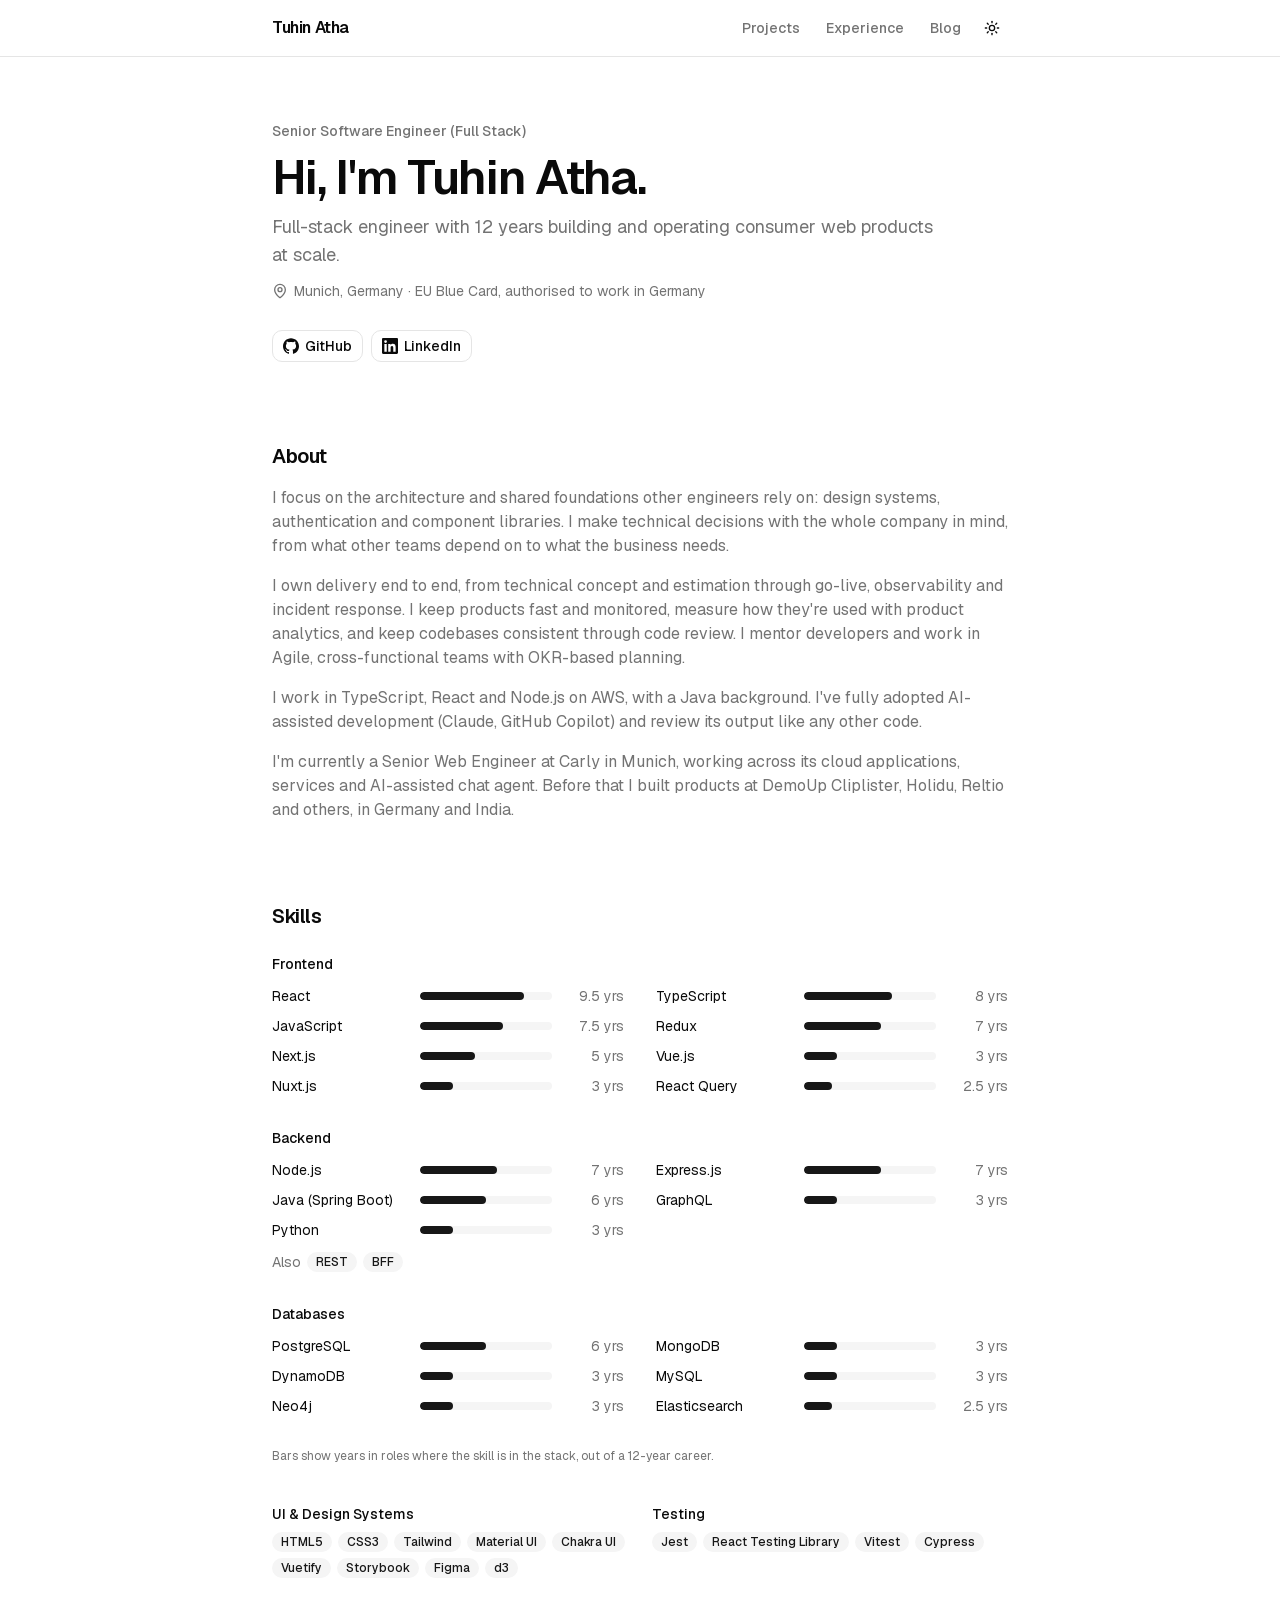
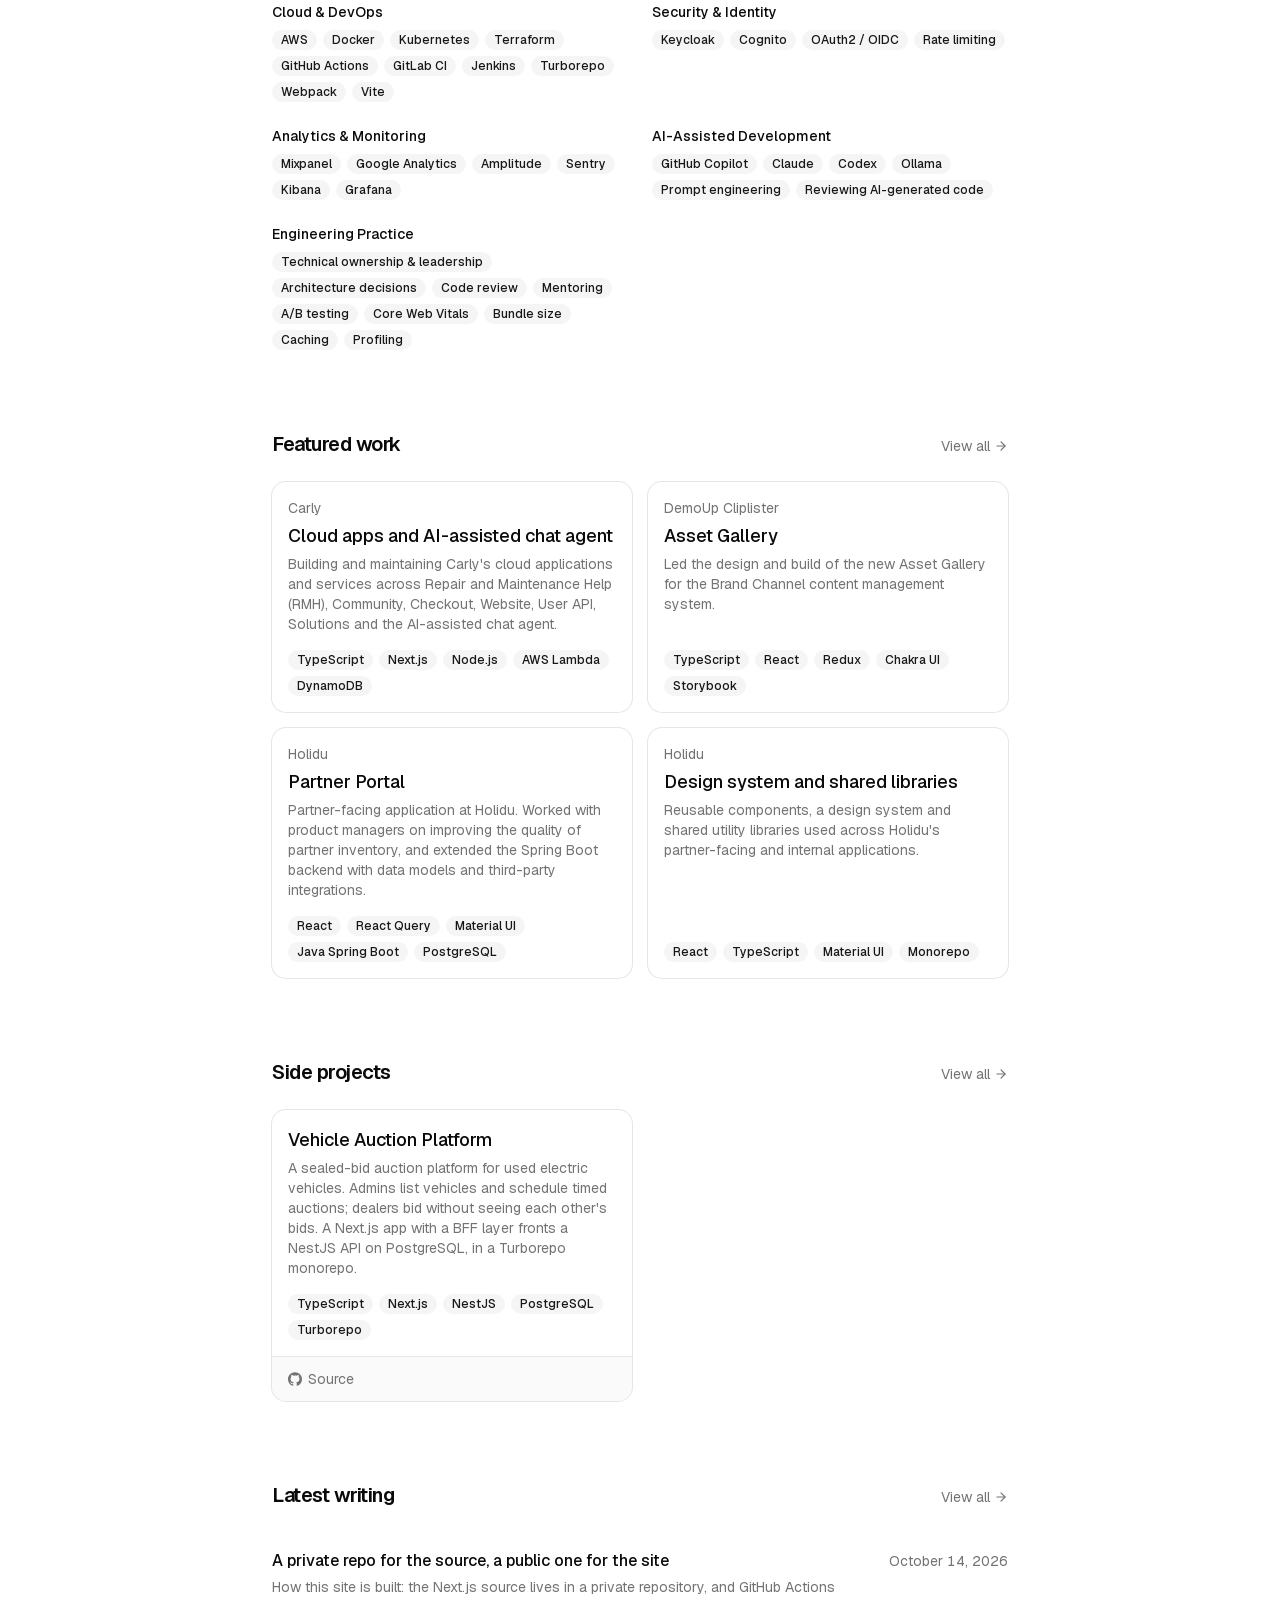
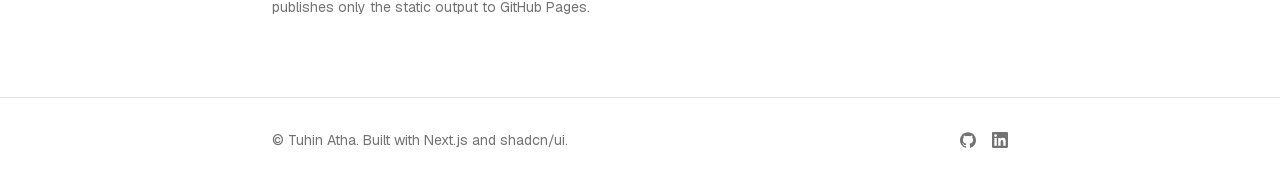
<file: index.html>
<!DOCTYPE html><html lang="en" class="_7725RG_variable _8Li5zG_variable h-full antialiased"><head><meta charSet="utf-8"/><meta name="viewport" content="width=device-width, initial-scale=1"/><link rel="preload" href="/_next/static/media/797e433ab948586e-s.p.0r6juujl39pe6.woff2" as="font" crossorigin="" type="font/woff2"/><link rel="preload" href="/_next/static/media/caa3a2e1cccd8315-s.p.0wgildi0cnwt9.woff2" as="font" crossorigin="" type="font/woff2"/><link rel="stylesheet" href="/_next/static/chunks/0ir-5_pjg5b0k.css" data-precedence="next"/><link rel="preload" as="script" fetchPriority="low" href="/_next/static/chunks/1xuvhrqr2dk3_.js"/><script src="/_next/static/chunks/0o2_wt499xvls.js" async=""></script><script src="/_next/static/chunks/44ne-l9m6hul_.js" async=""></script><script src="/_next/static/chunks/15p5ur1pxkzql.js" async=""></script><script src="/_next/static/chunks/turbopack-3-ry682tkyiqk.js" async=""></script><script src="/_next/static/chunks/232mtscz61mx-.js" async=""></script><script src="/_next/static/chunks/1jaio21tu8k3u.js" async=""></script><title>Tuhin Atha · Senior Software Engineer (Full Stack)</title><meta name="description" content="Full-stack engineer with 12 years building and operating consumer web products at scale."/><meta property="og:title" content="Tuhin Atha · Senior Software Engineer (Full Stack)"/><meta property="og:description" content="Full-stack engineer with 12 years building and operating consumer web products at scale."/><meta property="og:url" content="https://tuhinatha.github.io/"/><meta property="og:site_name" content="Tuhin Atha"/><meta property="og:type" content="website"/><meta name="twitter:card" content="summary"/><meta name="twitter:title" content="Tuhin Atha · Senior Software Engineer (Full Stack)"/><meta name="twitter:description" content="Full-stack engineer with 12 years building and operating consumer web products at scale."/><link rel="icon" href="/favicon.ico?favicon.117ezoe8m31dk.ico" sizes="48x48" type="image/x-icon"/><meta name="next-size-adjust" content=""/><script src="/_next/static/chunks/0cz1d0mv5g_q7.js" noModule=""></script></head><body class="flex min-h-full flex-col"><div hidden=""><!--$--><!--/$--></div><script>((a,b,c,d,e,f,g,h)=>{let i=document.documentElement,j=["light","dark"];function k(b){var c;(Array.isArray(a)?a:[a]).forEach(a=>{let c="class"===a,d=c&&f?e.map(a=>f[a]||a):e;c?(i.classList.remove(...d),i.classList.add(f&&f[b]?f[b]:b)):i.setAttribute(a,b)}),c=b,h&&j.includes(c)&&(i.style.colorScheme=c)}if(d)k(d);else try{let a=localStorage.getItem(b)||c,d=g&&"system"===a?window.matchMedia("(prefers-color-scheme: dark)").matches?"dark":"light":a;k(d)}catch(a){}})("class","theme","system",null,["light","dark"],null,true,true)</script><header class="sticky top-0 z-40 border-b bg-background/80 backdrop-blur"><div class="mx-auto flex h-14 max-w-3xl items-center justify-between px-4"><a class="font-heading font-semibold tracking-tight" href="/">Tuhin Atha</a><nav class="hidden items-center gap-1 sm:flex"><a data-slot="button" data-variant="ghost" data-size="default" class="group/button inline-flex shrink-0 items-center justify-center rounded-lg border border-transparent bg-clip-padding text-sm font-medium whitespace-nowrap transition-all outline-none select-none focus-visible:border-ring focus-visible:ring-3 focus-visible:ring-ring/50 active:not-aria-[haspopup]:translate-y-px disabled:pointer-events-none disabled:opacity-50 aria-invalid:border-destructive aria-invalid:ring-3 aria-invalid:ring-destructive/20 dark:aria-invalid:border-destructive/50 dark:aria-invalid:ring-destructive/40 [&amp;_svg]:pointer-events-none [&amp;_svg]:shrink-0 [&amp;_svg:not([class*=&#x27;size-&#x27;])]:size-4 hover:bg-muted hover:text-foreground aria-expanded:bg-muted aria-expanded:text-foreground dark:hover:bg-muted/50 h-8 gap-1.5 px-2.5 has-data-[icon=inline-end]:pr-2 has-data-[icon=inline-start]:pl-2 text-muted-foreground" href="/projects/">Projects</a><a data-slot="button" data-variant="ghost" data-size="default" class="group/button inline-flex shrink-0 items-center justify-center rounded-lg border border-transparent bg-clip-padding text-sm font-medium whitespace-nowrap transition-all outline-none select-none focus-visible:border-ring focus-visible:ring-3 focus-visible:ring-ring/50 active:not-aria-[haspopup]:translate-y-px disabled:pointer-events-none disabled:opacity-50 aria-invalid:border-destructive aria-invalid:ring-3 aria-invalid:ring-destructive/20 dark:aria-invalid:border-destructive/50 dark:aria-invalid:ring-destructive/40 [&amp;_svg]:pointer-events-none [&amp;_svg]:shrink-0 [&amp;_svg:not([class*=&#x27;size-&#x27;])]:size-4 hover:bg-muted hover:text-foreground aria-expanded:bg-muted aria-expanded:text-foreground dark:hover:bg-muted/50 h-8 gap-1.5 px-2.5 has-data-[icon=inline-end]:pr-2 has-data-[icon=inline-start]:pl-2 text-muted-foreground" href="/experience/">Experience</a><a data-slot="button" data-variant="ghost" data-size="default" class="group/button inline-flex shrink-0 items-center justify-center rounded-lg border border-transparent bg-clip-padding text-sm font-medium whitespace-nowrap transition-all outline-none select-none focus-visible:border-ring focus-visible:ring-3 focus-visible:ring-ring/50 active:not-aria-[haspopup]:translate-y-px disabled:pointer-events-none disabled:opacity-50 aria-invalid:border-destructive aria-invalid:ring-3 aria-invalid:ring-destructive/20 dark:aria-invalid:border-destructive/50 dark:aria-invalid:ring-destructive/40 [&amp;_svg]:pointer-events-none [&amp;_svg]:shrink-0 [&amp;_svg:not([class*=&#x27;size-&#x27;])]:size-4 hover:bg-muted hover:text-foreground aria-expanded:bg-muted aria-expanded:text-foreground dark:hover:bg-muted/50 h-8 gap-1.5 px-2.5 has-data-[icon=inline-end]:pr-2 has-data-[icon=inline-start]:pl-2 text-muted-foreground" href="/blog/">Blog</a><button data-slot="dropdown-menu-trigger" data-variant="ghost" data-size="icon" class="group/button inline-flex shrink-0 items-center justify-center rounded-lg border border-transparent bg-clip-padding text-sm font-medium whitespace-nowrap transition-all outline-none select-none focus-visible:border-ring focus-visible:ring-3 focus-visible:ring-ring/50 active:not-aria-[haspopup]:translate-y-px disabled:pointer-events-none disabled:opacity-50 aria-invalid:border-destructive aria-invalid:ring-3 aria-invalid:ring-destructive/20 dark:aria-invalid:border-destructive/50 dark:aria-invalid:ring-destructive/40 [&amp;_svg]:pointer-events-none [&amp;_svg]:shrink-0 [&amp;_svg:not([class*=&#x27;size-&#x27;])]:size-4 hover:bg-muted hover:text-foreground aria-expanded:bg-muted aria-expanded:text-foreground dark:hover:bg-muted/50 size-8" aria-label="Toggle theme" type="button" id="radix-_R_adb_" aria-haspopup="menu" aria-expanded="false" data-state="closed"><svg xmlns="http://www.w3.org/2000/svg" width="24" height="24" viewBox="0 0 24 24" fill="none" stroke="currentColor" stroke-width="2" stroke-linecap="round" stroke-linejoin="round" class="lucide lucide-sun scale-100 rotate-0 transition-all dark:scale-0 dark:-rotate-90" aria-hidden="true"><circle cx="12" cy="12" r="4"></circle><path d="M12 2v2"></path><path d="M12 20v2"></path><path d="m4.93 4.93 1.41 1.41"></path><path d="m17.66 17.66 1.41 1.41"></path><path d="M2 12h2"></path><path d="M20 12h2"></path><path d="m6.34 17.66-1.41 1.41"></path><path d="m19.07 4.93-1.41 1.41"></path></svg><svg xmlns="http://www.w3.org/2000/svg" width="24" height="24" viewBox="0 0 24 24" fill="none" stroke="currentColor" stroke-width="2" stroke-linecap="round" stroke-linejoin="round" class="lucide lucide-moon absolute scale-0 rotate-90 transition-all dark:scale-100 dark:rotate-0" aria-hidden="true"><path d="M20.985 12.486a9 9 0 1 1-9.473-9.472c.405-.022.617.46.402.803a6 6 0 0 0 8.268 8.268c.344-.215.825-.004.803.401"></path></svg></button></nav><div class="flex items-center gap-1 sm:hidden"><button data-slot="dropdown-menu-trigger" data-variant="ghost" data-size="icon" class="group/button inline-flex shrink-0 items-center justify-center rounded-lg border border-transparent bg-clip-padding text-sm font-medium whitespace-nowrap transition-all outline-none select-none focus-visible:border-ring focus-visible:ring-3 focus-visible:ring-ring/50 active:not-aria-[haspopup]:translate-y-px disabled:pointer-events-none disabled:opacity-50 aria-invalid:border-destructive aria-invalid:ring-3 aria-invalid:ring-destructive/20 dark:aria-invalid:border-destructive/50 dark:aria-invalid:ring-destructive/40 [&amp;_svg]:pointer-events-none [&amp;_svg]:shrink-0 [&amp;_svg:not([class*=&#x27;size-&#x27;])]:size-4 hover:bg-muted hover:text-foreground aria-expanded:bg-muted aria-expanded:text-foreground dark:hover:bg-muted/50 size-8" aria-label="Toggle theme" type="button" id="radix-_R_7db_" aria-haspopup="menu" aria-expanded="false" data-state="closed"><svg xmlns="http://www.w3.org/2000/svg" width="24" height="24" viewBox="0 0 24 24" fill="none" stroke="currentColor" stroke-width="2" stroke-linecap="round" stroke-linejoin="round" class="lucide lucide-sun scale-100 rotate-0 transition-all dark:scale-0 dark:-rotate-90" aria-hidden="true"><circle cx="12" cy="12" r="4"></circle><path d="M12 2v2"></path><path d="M12 20v2"></path><path d="m4.93 4.93 1.41 1.41"></path><path d="m17.66 17.66 1.41 1.41"></path><path d="M2 12h2"></path><path d="M20 12h2"></path><path d="m6.34 17.66-1.41 1.41"></path><path d="m19.07 4.93-1.41 1.41"></path></svg><svg xmlns="http://www.w3.org/2000/svg" width="24" height="24" viewBox="0 0 24 24" fill="none" stroke="currentColor" stroke-width="2" stroke-linecap="round" stroke-linejoin="round" class="lucide lucide-moon absolute scale-0 rotate-90 transition-all dark:scale-100 dark:rotate-0" aria-hidden="true"><path d="M20.985 12.486a9 9 0 1 1-9.473-9.472c.405-.022.617.46.402.803a6 6 0 0 0 8.268 8.268c.344-.215.825-.004.803.401"></path></svg></button><button data-slot="sheet-trigger" data-variant="ghost" data-size="icon" class="group/button inline-flex shrink-0 items-center justify-center rounded-lg border border-transparent bg-clip-padding text-sm font-medium whitespace-nowrap transition-all outline-none select-none focus-visible:border-ring focus-visible:ring-3 focus-visible:ring-ring/50 active:not-aria-[haspopup]:translate-y-px disabled:pointer-events-none disabled:opacity-50 aria-invalid:border-destructive aria-invalid:ring-3 aria-invalid:ring-destructive/20 dark:aria-invalid:border-destructive/50 dark:aria-invalid:ring-destructive/40 [&amp;_svg]:pointer-events-none [&amp;_svg]:shrink-0 [&amp;_svg:not([class*=&#x27;size-&#x27;])]:size-4 hover:bg-muted hover:text-foreground aria-expanded:bg-muted aria-expanded:text-foreground dark:hover:bg-muted/50 size-8" aria-label="Open menu" type="button" aria-haspopup="dialog" aria-expanded="false" data-state="closed"><svg xmlns="http://www.w3.org/2000/svg" width="24" height="24" viewBox="0 0 24 24" fill="none" stroke="currentColor" stroke-width="2" stroke-linecap="round" stroke-linejoin="round" class="lucide lucide-menu" aria-hidden="true"><path d="M4 5h16"></path><path d="M4 12h16"></path><path d="M4 19h16"></path></svg></button></div></div></header><main class="mx-auto w-full max-w-3xl flex-1 px-4 py-12 sm:py-16"><div class="space-y-20"><section class="space-y-6"><div class="space-y-3"><p class="text-sm font-medium text-muted-foreground">Senior Software Engineer (Full Stack)</p><h1 class="font-heading text-4xl font-semibold tracking-tight sm:text-5xl">Hi, I&#x27;m <!-- -->Tuhin Atha<!-- -->.</h1><p class="max-w-2xl text-lg text-muted-foreground">Full-stack engineer with 12 years building and operating consumer web products at scale.</p><p class="inline-flex items-center gap-1.5 text-sm text-muted-foreground"><svg xmlns="http://www.w3.org/2000/svg" width="24" height="24" viewBox="0 0 24 24" fill="none" stroke="currentColor" stroke-width="2" stroke-linecap="round" stroke-linejoin="round" class="lucide lucide-map-pin size-4 shrink-0" aria-hidden="true"><path d="M20 10c0 4.993-5.539 10.193-7.399 11.799a1 1 0 0 1-1.202 0C9.539 20.193 4 14.993 4 10a8 8 0 0 1 16 0"></path><circle cx="12" cy="10" r="3"></circle></svg><span>Munich, Germany<!-- --> · <!-- -->EU Blue Card, authorised to work in Germany</span></p></div><div class="flex flex-wrap gap-2"><a href="https://github.com/TuhinAtha" target="_blank" rel="noopener noreferrer" data-slot="button" data-variant="outline" data-size="default" class="group/button inline-flex shrink-0 items-center justify-center rounded-lg border bg-clip-padding text-sm font-medium whitespace-nowrap transition-all outline-none select-none focus-visible:border-ring focus-visible:ring-3 focus-visible:ring-ring/50 active:not-aria-[haspopup]:translate-y-px disabled:pointer-events-none disabled:opacity-50 aria-invalid:border-destructive aria-invalid:ring-3 aria-invalid:ring-destructive/20 dark:aria-invalid:border-destructive/50 dark:aria-invalid:ring-destructive/40 [&amp;_svg]:pointer-events-none [&amp;_svg]:shrink-0 [&amp;_svg:not([class*=&#x27;size-&#x27;])]:size-4 border-border bg-background hover:bg-muted hover:text-foreground aria-expanded:bg-muted aria-expanded:text-foreground dark:border-input dark:bg-input/30 dark:hover:bg-input/50 h-8 gap-1.5 px-2.5 has-data-[icon=inline-end]:pr-2 has-data-[icon=inline-start]:pl-2"><svg viewBox="0 0 24 24" fill="currentColor" aria-hidden="true"><path d="M12 .297c-6.63 0-12 5.373-12 12 0 5.303 3.438 9.8 8.205 11.385.6.113.82-.258.82-.577 0-.285-.01-1.04-.015-2.04-3.338.724-4.042-1.61-4.042-1.61C4.422 18.07 3.633 17.7 3.633 17.7c-1.087-.744.084-.729.084-.729 1.205.084 1.838 1.236 1.838 1.236 1.07 1.835 2.809 1.305 3.495.998.108-.776.417-1.305.76-1.605-2.665-.3-5.466-1.332-5.466-5.93 0-1.31.465-2.38 1.235-3.22-.135-.303-.54-1.523.105-3.176 0 0 1.005-.322 3.3 1.23.96-.267 1.98-.399 3-.405 1.02.006 2.04.138 3 .405 2.28-1.552 3.285-1.23 3.285-1.23.645 1.653.24 2.873.12 3.176.765.84 1.23 1.91 1.23 3.22 0 4.61-2.805 5.625-5.475 5.92.42.36.81 1.096.81 2.22 0 1.606-.015 2.896-.015 3.286 0 .315.21.69.825.57C20.565 22.092 24 17.592 24 12.297c0-6.627-5.373-12-12-12"></path></svg>GitHub</a><a href="https://www.linkedin.com/in/tuhin-atha" target="_blank" rel="noopener noreferrer" data-slot="button" data-variant="outline" data-size="default" class="group/button inline-flex shrink-0 items-center justify-center rounded-lg border bg-clip-padding text-sm font-medium whitespace-nowrap transition-all outline-none select-none focus-visible:border-ring focus-visible:ring-3 focus-visible:ring-ring/50 active:not-aria-[haspopup]:translate-y-px disabled:pointer-events-none disabled:opacity-50 aria-invalid:border-destructive aria-invalid:ring-3 aria-invalid:ring-destructive/20 dark:aria-invalid:border-destructive/50 dark:aria-invalid:ring-destructive/40 [&amp;_svg]:pointer-events-none [&amp;_svg]:shrink-0 [&amp;_svg:not([class*=&#x27;size-&#x27;])]:size-4 border-border bg-background hover:bg-muted hover:text-foreground aria-expanded:bg-muted aria-expanded:text-foreground dark:border-input dark:bg-input/30 dark:hover:bg-input/50 h-8 gap-1.5 px-2.5 has-data-[icon=inline-end]:pr-2 has-data-[icon=inline-start]:pl-2"><svg viewBox="0 0 24 24" fill="currentColor" aria-hidden="true"><path d="M20.447 20.452h-3.554v-5.569c0-1.328-.027-3.037-1.852-3.037-1.853 0-2.136 1.445-2.136 2.939v5.667H9.351V9h3.414v1.561h.046c.477-.9 1.637-1.85 3.37-1.85 3.601 0 4.267 2.37 4.267 5.455v6.286zM5.337 7.433a2.062 2.062 0 1 1 0-4.125 2.062 2.062 0 0 1 0 4.125zm1.782 13.019H3.555V9h3.564v11.452zM22.225 0H1.771C.792 0 0 .774 0 1.729v20.542C0 23.227.792 24 1.771 24h20.451C23.2 24 24 23.227 24 22.271V1.729C24 .774 23.2 0 22.222 0h.003z"></path></svg>LinkedIn</a></div></section><section><h2 class="mb-4 font-heading text-xl font-semibold tracking-tight">About</h2><div class="space-y-4 text-muted-foreground"><p>I focus on the architecture and shared foundations other engineers rely on: design systems, authentication and component libraries. I make technical decisions with the whole company in mind, from what other teams depend on to what the business needs.</p><p>I own delivery end to end, from technical concept and estimation through go-live, observability and incident response. I keep products fast and monitored, measure how they&#x27;re used with product analytics, and keep codebases consistent through code review. I mentor developers and work in Agile, cross-functional teams with OKR-based planning.</p><p>I work in TypeScript, React and Node.js on AWS, with a Java background. I&#x27;ve fully adopted AI-assisted development (Claude, GitHub Copilot) and review its output like any other code.</p><p>I&#x27;m currently a Senior Web Engineer at Carly in Munich, working across its cloud applications, services and AI-assisted chat agent. Before that I built products at DemoUp Cliplister, Holidu, Reltio and others, in Germany and India.</p></div></section><section><h2 class="mb-6 font-heading text-xl font-semibold tracking-tight">Skills</h2><div class="mb-10 space-y-8"><div class="space-y-3"><h3 class="text-sm font-medium">Frontend</h3><ul class="grid grid-cols-[repeat(auto-fill,minmax(18rem,1fr))] gap-x-8 gap-y-2.5"><li><div class="grid grid-cols-[8.5rem_1fr_3.75rem] items-center gap-3 text-sm"><span class="truncate" title="React">React</span><div aria-hidden="true" class="h-2 overflow-hidden rounded-full bg-muted"><div class="h-full rounded-full bg-primary" style="width:79%"></div></div><span class="text-right text-muted-foreground tabular-nums">9.5 yrs</span></div></li><li><div class="grid grid-cols-[8.5rem_1fr_3.75rem] items-center gap-3 text-sm"><span class="truncate" title="TypeScript">TypeScript</span><div aria-hidden="true" class="h-2 overflow-hidden rounded-full bg-muted"><div class="h-full rounded-full bg-primary" style="width:67%"></div></div><span class="text-right text-muted-foreground tabular-nums">8 yrs</span></div></li><li><div class="grid grid-cols-[8.5rem_1fr_3.75rem] items-center gap-3 text-sm"><span class="truncate" title="JavaScript">JavaScript</span><div aria-hidden="true" class="h-2 overflow-hidden rounded-full bg-muted"><div class="h-full rounded-full bg-primary" style="width:63%"></div></div><span class="text-right text-muted-foreground tabular-nums">7.5 yrs</span></div></li><li><div class="grid grid-cols-[8.5rem_1fr_3.75rem] items-center gap-3 text-sm"><span class="truncate" title="Redux">Redux</span><div aria-hidden="true" class="h-2 overflow-hidden rounded-full bg-muted"><div class="h-full rounded-full bg-primary" style="width:58%"></div></div><span class="text-right text-muted-foreground tabular-nums">7 yrs</span></div></li><li><div class="grid grid-cols-[8.5rem_1fr_3.75rem] items-center gap-3 text-sm"><span class="truncate" title="Next.js">Next.js</span><div aria-hidden="true" class="h-2 overflow-hidden rounded-full bg-muted"><div class="h-full rounded-full bg-primary" style="width:42%"></div></div><span class="text-right text-muted-foreground tabular-nums">5 yrs</span></div></li><li><div class="grid grid-cols-[8.5rem_1fr_3.75rem] items-center gap-3 text-sm"><span class="truncate" title="Vue.js">Vue.js</span><div aria-hidden="true" class="h-2 overflow-hidden rounded-full bg-muted"><div class="h-full rounded-full bg-primary" style="width:25%"></div></div><span class="text-right text-muted-foreground tabular-nums">3 yrs</span></div></li><li><div class="grid grid-cols-[8.5rem_1fr_3.75rem] items-center gap-3 text-sm"><span class="truncate" title="Nuxt.js">Nuxt.js</span><div aria-hidden="true" class="h-2 overflow-hidden rounded-full bg-muted"><div class="h-full rounded-full bg-primary" style="width:25%"></div></div><span class="text-right text-muted-foreground tabular-nums">3 yrs</span></div></li><li><div class="grid grid-cols-[8.5rem_1fr_3.75rem] items-center gap-3 text-sm"><span class="truncate" title="React Query">React Query</span><div aria-hidden="true" class="h-2 overflow-hidden rounded-full bg-muted"><div class="h-full rounded-full bg-primary" style="width:21%"></div></div><span class="text-right text-muted-foreground tabular-nums">2.5 yrs</span></div></li></ul></div><div class="space-y-3"><h3 class="text-sm font-medium">Backend</h3><ul class="grid grid-cols-[repeat(auto-fill,minmax(18rem,1fr))] gap-x-8 gap-y-2.5"><li><div class="grid grid-cols-[8.5rem_1fr_3.75rem] items-center gap-3 text-sm"><span class="truncate" title="Node.js">Node.js</span><div aria-hidden="true" class="h-2 overflow-hidden rounded-full bg-muted"><div class="h-full rounded-full bg-primary" style="width:58%"></div></div><span class="text-right text-muted-foreground tabular-nums">7 yrs</span></div></li><li><div class="grid grid-cols-[8.5rem_1fr_3.75rem] items-center gap-3 text-sm"><span class="truncate" title="Express.js">Express.js</span><div aria-hidden="true" class="h-2 overflow-hidden rounded-full bg-muted"><div class="h-full rounded-full bg-primary" style="width:58%"></div></div><span class="text-right text-muted-foreground tabular-nums">7 yrs</span></div></li><li><div class="grid grid-cols-[8.5rem_1fr_3.75rem] items-center gap-3 text-sm"><span class="truncate" title="Java (Spring Boot)">Java (Spring Boot)</span><div aria-hidden="true" class="h-2 overflow-hidden rounded-full bg-muted"><div class="h-full rounded-full bg-primary" style="width:50%"></div></div><span class="text-right text-muted-foreground tabular-nums">6 yrs</span></div></li><li><div class="grid grid-cols-[8.5rem_1fr_3.75rem] items-center gap-3 text-sm"><span class="truncate" title="GraphQL">GraphQL</span><div aria-hidden="true" class="h-2 overflow-hidden rounded-full bg-muted"><div class="h-full rounded-full bg-primary" style="width:25%"></div></div><span class="text-right text-muted-foreground tabular-nums">3 yrs</span></div></li><li><div class="grid grid-cols-[8.5rem_1fr_3.75rem] items-center gap-3 text-sm"><span class="truncate" title="Python">Python</span><div aria-hidden="true" class="h-2 overflow-hidden rounded-full bg-muted"><div class="h-full rounded-full bg-primary" style="width:25%"></div></div><span class="text-right text-muted-foreground tabular-nums">3 yrs</span></div></li></ul><div class="flex flex-wrap items-center gap-1.5"><span class="text-sm text-muted-foreground">Also</span><span data-slot="badge" data-variant="secondary" class="group/badge inline-flex h-5 w-fit shrink-0 items-center justify-center gap-1 overflow-hidden rounded-4xl border border-transparent px-2 py-0.5 text-xs font-medium whitespace-nowrap transition-all focus-visible:border-ring focus-visible:ring-[3px] focus-visible:ring-ring/50 has-data-[icon=inline-end]:pr-1.5 has-data-[icon=inline-start]:pl-1.5 aria-invalid:border-destructive aria-invalid:ring-destructive/20 dark:aria-invalid:ring-destructive/40 [&amp;&gt;svg]:pointer-events-none [&amp;&gt;svg]:size-3! bg-secondary text-secondary-foreground [a]:hover:bg-secondary/80">REST</span><span data-slot="badge" data-variant="secondary" class="group/badge inline-flex h-5 w-fit shrink-0 items-center justify-center gap-1 overflow-hidden rounded-4xl border border-transparent px-2 py-0.5 text-xs font-medium whitespace-nowrap transition-all focus-visible:border-ring focus-visible:ring-[3px] focus-visible:ring-ring/50 has-data-[icon=inline-end]:pr-1.5 has-data-[icon=inline-start]:pl-1.5 aria-invalid:border-destructive aria-invalid:ring-destructive/20 dark:aria-invalid:ring-destructive/40 [&amp;&gt;svg]:pointer-events-none [&amp;&gt;svg]:size-3! bg-secondary text-secondary-foreground [a]:hover:bg-secondary/80">BFF</span></div></div><div class="space-y-3"><h3 class="text-sm font-medium">Databases</h3><ul class="grid grid-cols-[repeat(auto-fill,minmax(18rem,1fr))] gap-x-8 gap-y-2.5"><li><div class="grid grid-cols-[8.5rem_1fr_3.75rem] items-center gap-3 text-sm"><span class="truncate" title="PostgreSQL">PostgreSQL</span><div aria-hidden="true" class="h-2 overflow-hidden rounded-full bg-muted"><div class="h-full rounded-full bg-primary" style="width:50%"></div></div><span class="text-right text-muted-foreground tabular-nums">6 yrs</span></div></li><li><div class="grid grid-cols-[8.5rem_1fr_3.75rem] items-center gap-3 text-sm"><span class="truncate" title="MongoDB">MongoDB</span><div aria-hidden="true" class="h-2 overflow-hidden rounded-full bg-muted"><div class="h-full rounded-full bg-primary" style="width:25%"></div></div><span class="text-right text-muted-foreground tabular-nums">3 yrs</span></div></li><li><div class="grid grid-cols-[8.5rem_1fr_3.75rem] items-center gap-3 text-sm"><span class="truncate" title="DynamoDB">DynamoDB</span><div aria-hidden="true" class="h-2 overflow-hidden rounded-full bg-muted"><div class="h-full rounded-full bg-primary" style="width:25%"></div></div><span class="text-right text-muted-foreground tabular-nums">3 yrs</span></div></li><li><div class="grid grid-cols-[8.5rem_1fr_3.75rem] items-center gap-3 text-sm"><span class="truncate" title="MySQL">MySQL</span><div aria-hidden="true" class="h-2 overflow-hidden rounded-full bg-muted"><div class="h-full rounded-full bg-primary" style="width:25%"></div></div><span class="text-right text-muted-foreground tabular-nums">3 yrs</span></div></li><li><div class="grid grid-cols-[8.5rem_1fr_3.75rem] items-center gap-3 text-sm"><span class="truncate" title="Neo4j">Neo4j</span><div aria-hidden="true" class="h-2 overflow-hidden rounded-full bg-muted"><div class="h-full rounded-full bg-primary" style="width:25%"></div></div><span class="text-right text-muted-foreground tabular-nums">3 yrs</span></div></li><li><div class="grid grid-cols-[8.5rem_1fr_3.75rem] items-center gap-3 text-sm"><span class="truncate" title="Elasticsearch">Elasticsearch</span><div aria-hidden="true" class="h-2 overflow-hidden rounded-full bg-muted"><div class="h-full rounded-full bg-primary" style="width:21%"></div></div><span class="text-right text-muted-foreground tabular-nums">2.5 yrs</span></div></li></ul></div><p class="text-xs text-muted-foreground">Bars show years in roles where the skill is in the stack, out of a<!-- --> <!-- -->12<!-- -->-year career.</p></div><div class="grid gap-6 sm:grid-cols-2"><div class="space-y-2"><h3 class="text-sm font-medium">UI &amp; Design Systems</h3><div class="flex flex-wrap gap-1.5"><span data-slot="badge" data-variant="secondary" class="group/badge inline-flex h-5 w-fit shrink-0 items-center justify-center gap-1 overflow-hidden rounded-4xl border border-transparent px-2 py-0.5 text-xs font-medium whitespace-nowrap transition-all focus-visible:border-ring focus-visible:ring-[3px] focus-visible:ring-ring/50 has-data-[icon=inline-end]:pr-1.5 has-data-[icon=inline-start]:pl-1.5 aria-invalid:border-destructive aria-invalid:ring-destructive/20 dark:aria-invalid:ring-destructive/40 [&amp;&gt;svg]:pointer-events-none [&amp;&gt;svg]:size-3! bg-secondary text-secondary-foreground [a]:hover:bg-secondary/80">HTML5</span><span data-slot="badge" data-variant="secondary" class="group/badge inline-flex h-5 w-fit shrink-0 items-center justify-center gap-1 overflow-hidden rounded-4xl border border-transparent px-2 py-0.5 text-xs font-medium whitespace-nowrap transition-all focus-visible:border-ring focus-visible:ring-[3px] focus-visible:ring-ring/50 has-data-[icon=inline-end]:pr-1.5 has-data-[icon=inline-start]:pl-1.5 aria-invalid:border-destructive aria-invalid:ring-destructive/20 dark:aria-invalid:ring-destructive/40 [&amp;&gt;svg]:pointer-events-none [&amp;&gt;svg]:size-3! bg-secondary text-secondary-foreground [a]:hover:bg-secondary/80">CSS3</span><span data-slot="badge" data-variant="secondary" class="group/badge inline-flex h-5 w-fit shrink-0 items-center justify-center gap-1 overflow-hidden rounded-4xl border border-transparent px-2 py-0.5 text-xs font-medium whitespace-nowrap transition-all focus-visible:border-ring focus-visible:ring-[3px] focus-visible:ring-ring/50 has-data-[icon=inline-end]:pr-1.5 has-data-[icon=inline-start]:pl-1.5 aria-invalid:border-destructive aria-invalid:ring-destructive/20 dark:aria-invalid:ring-destructive/40 [&amp;&gt;svg]:pointer-events-none [&amp;&gt;svg]:size-3! bg-secondary text-secondary-foreground [a]:hover:bg-secondary/80">Tailwind</span><span data-slot="badge" data-variant="secondary" class="group/badge inline-flex h-5 w-fit shrink-0 items-center justify-center gap-1 overflow-hidden rounded-4xl border border-transparent px-2 py-0.5 text-xs font-medium whitespace-nowrap transition-all focus-visible:border-ring focus-visible:ring-[3px] focus-visible:ring-ring/50 has-data-[icon=inline-end]:pr-1.5 has-data-[icon=inline-start]:pl-1.5 aria-invalid:border-destructive aria-invalid:ring-destructive/20 dark:aria-invalid:ring-destructive/40 [&amp;&gt;svg]:pointer-events-none [&amp;&gt;svg]:size-3! bg-secondary text-secondary-foreground [a]:hover:bg-secondary/80">Material UI</span><span data-slot="badge" data-variant="secondary" class="group/badge inline-flex h-5 w-fit shrink-0 items-center justify-center gap-1 overflow-hidden rounded-4xl border border-transparent px-2 py-0.5 text-xs font-medium whitespace-nowrap transition-all focus-visible:border-ring focus-visible:ring-[3px] focus-visible:ring-ring/50 has-data-[icon=inline-end]:pr-1.5 has-data-[icon=inline-start]:pl-1.5 aria-invalid:border-destructive aria-invalid:ring-destructive/20 dark:aria-invalid:ring-destructive/40 [&amp;&gt;svg]:pointer-events-none [&amp;&gt;svg]:size-3! bg-secondary text-secondary-foreground [a]:hover:bg-secondary/80">Chakra UI</span><span data-slot="badge" data-variant="secondary" class="group/badge inline-flex h-5 w-fit shrink-0 items-center justify-center gap-1 overflow-hidden rounded-4xl border border-transparent px-2 py-0.5 text-xs font-medium whitespace-nowrap transition-all focus-visible:border-ring focus-visible:ring-[3px] focus-visible:ring-ring/50 has-data-[icon=inline-end]:pr-1.5 has-data-[icon=inline-start]:pl-1.5 aria-invalid:border-destructive aria-invalid:ring-destructive/20 dark:aria-invalid:ring-destructive/40 [&amp;&gt;svg]:pointer-events-none [&amp;&gt;svg]:size-3! bg-secondary text-secondary-foreground [a]:hover:bg-secondary/80">Vuetify</span><span data-slot="badge" data-variant="secondary" class="group/badge inline-flex h-5 w-fit shrink-0 items-center justify-center gap-1 overflow-hidden rounded-4xl border border-transparent px-2 py-0.5 text-xs font-medium whitespace-nowrap transition-all focus-visible:border-ring focus-visible:ring-[3px] focus-visible:ring-ring/50 has-data-[icon=inline-end]:pr-1.5 has-data-[icon=inline-start]:pl-1.5 aria-invalid:border-destructive aria-invalid:ring-destructive/20 dark:aria-invalid:ring-destructive/40 [&amp;&gt;svg]:pointer-events-none [&amp;&gt;svg]:size-3! bg-secondary text-secondary-foreground [a]:hover:bg-secondary/80">Storybook</span><span data-slot="badge" data-variant="secondary" class="group/badge inline-flex h-5 w-fit shrink-0 items-center justify-center gap-1 overflow-hidden rounded-4xl border border-transparent px-2 py-0.5 text-xs font-medium whitespace-nowrap transition-all focus-visible:border-ring focus-visible:ring-[3px] focus-visible:ring-ring/50 has-data-[icon=inline-end]:pr-1.5 has-data-[icon=inline-start]:pl-1.5 aria-invalid:border-destructive aria-invalid:ring-destructive/20 dark:aria-invalid:ring-destructive/40 [&amp;&gt;svg]:pointer-events-none [&amp;&gt;svg]:size-3! bg-secondary text-secondary-foreground [a]:hover:bg-secondary/80">Figma</span><span data-slot="badge" data-variant="secondary" class="group/badge inline-flex h-5 w-fit shrink-0 items-center justify-center gap-1 overflow-hidden rounded-4xl border border-transparent px-2 py-0.5 text-xs font-medium whitespace-nowrap transition-all focus-visible:border-ring focus-visible:ring-[3px] focus-visible:ring-ring/50 has-data-[icon=inline-end]:pr-1.5 has-data-[icon=inline-start]:pl-1.5 aria-invalid:border-destructive aria-invalid:ring-destructive/20 dark:aria-invalid:ring-destructive/40 [&amp;&gt;svg]:pointer-events-none [&amp;&gt;svg]:size-3! bg-secondary text-secondary-foreground [a]:hover:bg-secondary/80">d3</span></div></div><div class="space-y-2"><h3 class="text-sm font-medium">Testing</h3><div class="flex flex-wrap gap-1.5"><span data-slot="badge" data-variant="secondary" class="group/badge inline-flex h-5 w-fit shrink-0 items-center justify-center gap-1 overflow-hidden rounded-4xl border border-transparent px-2 py-0.5 text-xs font-medium whitespace-nowrap transition-all focus-visible:border-ring focus-visible:ring-[3px] focus-visible:ring-ring/50 has-data-[icon=inline-end]:pr-1.5 has-data-[icon=inline-start]:pl-1.5 aria-invalid:border-destructive aria-invalid:ring-destructive/20 dark:aria-invalid:ring-destructive/40 [&amp;&gt;svg]:pointer-events-none [&amp;&gt;svg]:size-3! bg-secondary text-secondary-foreground [a]:hover:bg-secondary/80">Jest</span><span data-slot="badge" data-variant="secondary" class="group/badge inline-flex h-5 w-fit shrink-0 items-center justify-center gap-1 overflow-hidden rounded-4xl border border-transparent px-2 py-0.5 text-xs font-medium whitespace-nowrap transition-all focus-visible:border-ring focus-visible:ring-[3px] focus-visible:ring-ring/50 has-data-[icon=inline-end]:pr-1.5 has-data-[icon=inline-start]:pl-1.5 aria-invalid:border-destructive aria-invalid:ring-destructive/20 dark:aria-invalid:ring-destructive/40 [&amp;&gt;svg]:pointer-events-none [&amp;&gt;svg]:size-3! bg-secondary text-secondary-foreground [a]:hover:bg-secondary/80">React Testing Library</span><span data-slot="badge" data-variant="secondary" class="group/badge inline-flex h-5 w-fit shrink-0 items-center justify-center gap-1 overflow-hidden rounded-4xl border border-transparent px-2 py-0.5 text-xs font-medium whitespace-nowrap transition-all focus-visible:border-ring focus-visible:ring-[3px] focus-visible:ring-ring/50 has-data-[icon=inline-end]:pr-1.5 has-data-[icon=inline-start]:pl-1.5 aria-invalid:border-destructive aria-invalid:ring-destructive/20 dark:aria-invalid:ring-destructive/40 [&amp;&gt;svg]:pointer-events-none [&amp;&gt;svg]:size-3! bg-secondary text-secondary-foreground [a]:hover:bg-secondary/80">Vitest</span><span data-slot="badge" data-variant="secondary" class="group/badge inline-flex h-5 w-fit shrink-0 items-center justify-center gap-1 overflow-hidden rounded-4xl border border-transparent px-2 py-0.5 text-xs font-medium whitespace-nowrap transition-all focus-visible:border-ring focus-visible:ring-[3px] focus-visible:ring-ring/50 has-data-[icon=inline-end]:pr-1.5 has-data-[icon=inline-start]:pl-1.5 aria-invalid:border-destructive aria-invalid:ring-destructive/20 dark:aria-invalid:ring-destructive/40 [&amp;&gt;svg]:pointer-events-none [&amp;&gt;svg]:size-3! bg-secondary text-secondary-foreground [a]:hover:bg-secondary/80">Cypress</span></div></div><div class="space-y-2"><h3 class="text-sm font-medium">Cloud &amp; DevOps</h3><div class="flex flex-wrap gap-1.5"><span data-slot="badge" data-variant="secondary" class="group/badge inline-flex h-5 w-fit shrink-0 items-center justify-center gap-1 overflow-hidden rounded-4xl border border-transparent px-2 py-0.5 text-xs font-medium whitespace-nowrap transition-all focus-visible:border-ring focus-visible:ring-[3px] focus-visible:ring-ring/50 has-data-[icon=inline-end]:pr-1.5 has-data-[icon=inline-start]:pl-1.5 aria-invalid:border-destructive aria-invalid:ring-destructive/20 dark:aria-invalid:ring-destructive/40 [&amp;&gt;svg]:pointer-events-none [&amp;&gt;svg]:size-3! bg-secondary text-secondary-foreground [a]:hover:bg-secondary/80">AWS</span><span data-slot="badge" data-variant="secondary" class="group/badge inline-flex h-5 w-fit shrink-0 items-center justify-center gap-1 overflow-hidden rounded-4xl border border-transparent px-2 py-0.5 text-xs font-medium whitespace-nowrap transition-all focus-visible:border-ring focus-visible:ring-[3px] focus-visible:ring-ring/50 has-data-[icon=inline-end]:pr-1.5 has-data-[icon=inline-start]:pl-1.5 aria-invalid:border-destructive aria-invalid:ring-destructive/20 dark:aria-invalid:ring-destructive/40 [&amp;&gt;svg]:pointer-events-none [&amp;&gt;svg]:size-3! bg-secondary text-secondary-foreground [a]:hover:bg-secondary/80">Docker</span><span data-slot="badge" data-variant="secondary" class="group/badge inline-flex h-5 w-fit shrink-0 items-center justify-center gap-1 overflow-hidden rounded-4xl border border-transparent px-2 py-0.5 text-xs font-medium whitespace-nowrap transition-all focus-visible:border-ring focus-visible:ring-[3px] focus-visible:ring-ring/50 has-data-[icon=inline-end]:pr-1.5 has-data-[icon=inline-start]:pl-1.5 aria-invalid:border-destructive aria-invalid:ring-destructive/20 dark:aria-invalid:ring-destructive/40 [&amp;&gt;svg]:pointer-events-none [&amp;&gt;svg]:size-3! bg-secondary text-secondary-foreground [a]:hover:bg-secondary/80">Kubernetes</span><span data-slot="badge" data-variant="secondary" class="group/badge inline-flex h-5 w-fit shrink-0 items-center justify-center gap-1 overflow-hidden rounded-4xl border border-transparent px-2 py-0.5 text-xs font-medium whitespace-nowrap transition-all focus-visible:border-ring focus-visible:ring-[3px] focus-visible:ring-ring/50 has-data-[icon=inline-end]:pr-1.5 has-data-[icon=inline-start]:pl-1.5 aria-invalid:border-destructive aria-invalid:ring-destructive/20 dark:aria-invalid:ring-destructive/40 [&amp;&gt;svg]:pointer-events-none [&amp;&gt;svg]:size-3! bg-secondary text-secondary-foreground [a]:hover:bg-secondary/80">Terraform</span><span data-slot="badge" data-variant="secondary" class="group/badge inline-flex h-5 w-fit shrink-0 items-center justify-center gap-1 overflow-hidden rounded-4xl border border-transparent px-2 py-0.5 text-xs font-medium whitespace-nowrap transition-all focus-visible:border-ring focus-visible:ring-[3px] focus-visible:ring-ring/50 has-data-[icon=inline-end]:pr-1.5 has-data-[icon=inline-start]:pl-1.5 aria-invalid:border-destructive aria-invalid:ring-destructive/20 dark:aria-invalid:ring-destructive/40 [&amp;&gt;svg]:pointer-events-none [&amp;&gt;svg]:size-3! bg-secondary text-secondary-foreground [a]:hover:bg-secondary/80">GitHub Actions</span><span data-slot="badge" data-variant="secondary" class="group/badge inline-flex h-5 w-fit shrink-0 items-center justify-center gap-1 overflow-hidden rounded-4xl border border-transparent px-2 py-0.5 text-xs font-medium whitespace-nowrap transition-all focus-visible:border-ring focus-visible:ring-[3px] focus-visible:ring-ring/50 has-data-[icon=inline-end]:pr-1.5 has-data-[icon=inline-start]:pl-1.5 aria-invalid:border-destructive aria-invalid:ring-destructive/20 dark:aria-invalid:ring-destructive/40 [&amp;&gt;svg]:pointer-events-none [&amp;&gt;svg]:size-3! bg-secondary text-secondary-foreground [a]:hover:bg-secondary/80">GitLab CI</span><span data-slot="badge" data-variant="secondary" class="group/badge inline-flex h-5 w-fit shrink-0 items-center justify-center gap-1 overflow-hidden rounded-4xl border border-transparent px-2 py-0.5 text-xs font-medium whitespace-nowrap transition-all focus-visible:border-ring focus-visible:ring-[3px] focus-visible:ring-ring/50 has-data-[icon=inline-end]:pr-1.5 has-data-[icon=inline-start]:pl-1.5 aria-invalid:border-destructive aria-invalid:ring-destructive/20 dark:aria-invalid:ring-destructive/40 [&amp;&gt;svg]:pointer-events-none [&amp;&gt;svg]:size-3! bg-secondary text-secondary-foreground [a]:hover:bg-secondary/80">Jenkins</span><span data-slot="badge" data-variant="secondary" class="group/badge inline-flex h-5 w-fit shrink-0 items-center justify-center gap-1 overflow-hidden rounded-4xl border border-transparent px-2 py-0.5 text-xs font-medium whitespace-nowrap transition-all focus-visible:border-ring focus-visible:ring-[3px] focus-visible:ring-ring/50 has-data-[icon=inline-end]:pr-1.5 has-data-[icon=inline-start]:pl-1.5 aria-invalid:border-destructive aria-invalid:ring-destructive/20 dark:aria-invalid:ring-destructive/40 [&amp;&gt;svg]:pointer-events-none [&amp;&gt;svg]:size-3! bg-secondary text-secondary-foreground [a]:hover:bg-secondary/80">Turborepo</span><span data-slot="badge" data-variant="secondary" class="group/badge inline-flex h-5 w-fit shrink-0 items-center justify-center gap-1 overflow-hidden rounded-4xl border border-transparent px-2 py-0.5 text-xs font-medium whitespace-nowrap transition-all focus-visible:border-ring focus-visible:ring-[3px] focus-visible:ring-ring/50 has-data-[icon=inline-end]:pr-1.5 has-data-[icon=inline-start]:pl-1.5 aria-invalid:border-destructive aria-invalid:ring-destructive/20 dark:aria-invalid:ring-destructive/40 [&amp;&gt;svg]:pointer-events-none [&amp;&gt;svg]:size-3! bg-secondary text-secondary-foreground [a]:hover:bg-secondary/80">Webpack</span><span data-slot="badge" data-variant="secondary" class="group/badge inline-flex h-5 w-fit shrink-0 items-center justify-center gap-1 overflow-hidden rounded-4xl border border-transparent px-2 py-0.5 text-xs font-medium whitespace-nowrap transition-all focus-visible:border-ring focus-visible:ring-[3px] focus-visible:ring-ring/50 has-data-[icon=inline-end]:pr-1.5 has-data-[icon=inline-start]:pl-1.5 aria-invalid:border-destructive aria-invalid:ring-destructive/20 dark:aria-invalid:ring-destructive/40 [&amp;&gt;svg]:pointer-events-none [&amp;&gt;svg]:size-3! bg-secondary text-secondary-foreground [a]:hover:bg-secondary/80">Vite</span></div></div><div class="space-y-2"><h3 class="text-sm font-medium">Security &amp; Identity</h3><div class="flex flex-wrap gap-1.5"><span data-slot="badge" data-variant="secondary" class="group/badge inline-flex h-5 w-fit shrink-0 items-center justify-center gap-1 overflow-hidden rounded-4xl border border-transparent px-2 py-0.5 text-xs font-medium whitespace-nowrap transition-all focus-visible:border-ring focus-visible:ring-[3px] focus-visible:ring-ring/50 has-data-[icon=inline-end]:pr-1.5 has-data-[icon=inline-start]:pl-1.5 aria-invalid:border-destructive aria-invalid:ring-destructive/20 dark:aria-invalid:ring-destructive/40 [&amp;&gt;svg]:pointer-events-none [&amp;&gt;svg]:size-3! bg-secondary text-secondary-foreground [a]:hover:bg-secondary/80">Keycloak</span><span data-slot="badge" data-variant="secondary" class="group/badge inline-flex h-5 w-fit shrink-0 items-center justify-center gap-1 overflow-hidden rounded-4xl border border-transparent px-2 py-0.5 text-xs font-medium whitespace-nowrap transition-all focus-visible:border-ring focus-visible:ring-[3px] focus-visible:ring-ring/50 has-data-[icon=inline-end]:pr-1.5 has-data-[icon=inline-start]:pl-1.5 aria-invalid:border-destructive aria-invalid:ring-destructive/20 dark:aria-invalid:ring-destructive/40 [&amp;&gt;svg]:pointer-events-none [&amp;&gt;svg]:size-3! bg-secondary text-secondary-foreground [a]:hover:bg-secondary/80">Cognito</span><span data-slot="badge" data-variant="secondary" class="group/badge inline-flex h-5 w-fit shrink-0 items-center justify-center gap-1 overflow-hidden rounded-4xl border border-transparent px-2 py-0.5 text-xs font-medium whitespace-nowrap transition-all focus-visible:border-ring focus-visible:ring-[3px] focus-visible:ring-ring/50 has-data-[icon=inline-end]:pr-1.5 has-data-[icon=inline-start]:pl-1.5 aria-invalid:border-destructive aria-invalid:ring-destructive/20 dark:aria-invalid:ring-destructive/40 [&amp;&gt;svg]:pointer-events-none [&amp;&gt;svg]:size-3! bg-secondary text-secondary-foreground [a]:hover:bg-secondary/80">OAuth2 / OIDC</span><span data-slot="badge" data-variant="secondary" class="group/badge inline-flex h-5 w-fit shrink-0 items-center justify-center gap-1 overflow-hidden rounded-4xl border border-transparent px-2 py-0.5 text-xs font-medium whitespace-nowrap transition-all focus-visible:border-ring focus-visible:ring-[3px] focus-visible:ring-ring/50 has-data-[icon=inline-end]:pr-1.5 has-data-[icon=inline-start]:pl-1.5 aria-invalid:border-destructive aria-invalid:ring-destructive/20 dark:aria-invalid:ring-destructive/40 [&amp;&gt;svg]:pointer-events-none [&amp;&gt;svg]:size-3! bg-secondary text-secondary-foreground [a]:hover:bg-secondary/80">Rate limiting</span></div></div><div class="space-y-2"><h3 class="text-sm font-medium">Analytics &amp; Monitoring</h3><div class="flex flex-wrap gap-1.5"><span data-slot="badge" data-variant="secondary" class="group/badge inline-flex h-5 w-fit shrink-0 items-center justify-center gap-1 overflow-hidden rounded-4xl border border-transparent px-2 py-0.5 text-xs font-medium whitespace-nowrap transition-all focus-visible:border-ring focus-visible:ring-[3px] focus-visible:ring-ring/50 has-data-[icon=inline-end]:pr-1.5 has-data-[icon=inline-start]:pl-1.5 aria-invalid:border-destructive aria-invalid:ring-destructive/20 dark:aria-invalid:ring-destructive/40 [&amp;&gt;svg]:pointer-events-none [&amp;&gt;svg]:size-3! bg-secondary text-secondary-foreground [a]:hover:bg-secondary/80">Mixpanel</span><span data-slot="badge" data-variant="secondary" class="group/badge inline-flex h-5 w-fit shrink-0 items-center justify-center gap-1 overflow-hidden rounded-4xl border border-transparent px-2 py-0.5 text-xs font-medium whitespace-nowrap transition-all focus-visible:border-ring focus-visible:ring-[3px] focus-visible:ring-ring/50 has-data-[icon=inline-end]:pr-1.5 has-data-[icon=inline-start]:pl-1.5 aria-invalid:border-destructive aria-invalid:ring-destructive/20 dark:aria-invalid:ring-destructive/40 [&amp;&gt;svg]:pointer-events-none [&amp;&gt;svg]:size-3! bg-secondary text-secondary-foreground [a]:hover:bg-secondary/80">Google Analytics</span><span data-slot="badge" data-variant="secondary" class="group/badge inline-flex h-5 w-fit shrink-0 items-center justify-center gap-1 overflow-hidden rounded-4xl border border-transparent px-2 py-0.5 text-xs font-medium whitespace-nowrap transition-all focus-visible:border-ring focus-visible:ring-[3px] focus-visible:ring-ring/50 has-data-[icon=inline-end]:pr-1.5 has-data-[icon=inline-start]:pl-1.5 aria-invalid:border-destructive aria-invalid:ring-destructive/20 dark:aria-invalid:ring-destructive/40 [&amp;&gt;svg]:pointer-events-none [&amp;&gt;svg]:size-3! bg-secondary text-secondary-foreground [a]:hover:bg-secondary/80">Amplitude</span><span data-slot="badge" data-variant="secondary" class="group/badge inline-flex h-5 w-fit shrink-0 items-center justify-center gap-1 overflow-hidden rounded-4xl border border-transparent px-2 py-0.5 text-xs font-medium whitespace-nowrap transition-all focus-visible:border-ring focus-visible:ring-[3px] focus-visible:ring-ring/50 has-data-[icon=inline-end]:pr-1.5 has-data-[icon=inline-start]:pl-1.5 aria-invalid:border-destructive aria-invalid:ring-destructive/20 dark:aria-invalid:ring-destructive/40 [&amp;&gt;svg]:pointer-events-none [&amp;&gt;svg]:size-3! bg-secondary text-secondary-foreground [a]:hover:bg-secondary/80">Sentry</span><span data-slot="badge" data-variant="secondary" class="group/badge inline-flex h-5 w-fit shrink-0 items-center justify-center gap-1 overflow-hidden rounded-4xl border border-transparent px-2 py-0.5 text-xs font-medium whitespace-nowrap transition-all focus-visible:border-ring focus-visible:ring-[3px] focus-visible:ring-ring/50 has-data-[icon=inline-end]:pr-1.5 has-data-[icon=inline-start]:pl-1.5 aria-invalid:border-destructive aria-invalid:ring-destructive/20 dark:aria-invalid:ring-destructive/40 [&amp;&gt;svg]:pointer-events-none [&amp;&gt;svg]:size-3! bg-secondary text-secondary-foreground [a]:hover:bg-secondary/80">Kibana</span><span data-slot="badge" data-variant="secondary" class="group/badge inline-flex h-5 w-fit shrink-0 items-center justify-center gap-1 overflow-hidden rounded-4xl border border-transparent px-2 py-0.5 text-xs font-medium whitespace-nowrap transition-all focus-visible:border-ring focus-visible:ring-[3px] focus-visible:ring-ring/50 has-data-[icon=inline-end]:pr-1.5 has-data-[icon=inline-start]:pl-1.5 aria-invalid:border-destructive aria-invalid:ring-destructive/20 dark:aria-invalid:ring-destructive/40 [&amp;&gt;svg]:pointer-events-none [&amp;&gt;svg]:size-3! bg-secondary text-secondary-foreground [a]:hover:bg-secondary/80">Grafana</span></div></div><div class="space-y-2"><h3 class="text-sm font-medium">AI-Assisted Development</h3><div class="flex flex-wrap gap-1.5"><span data-slot="badge" data-variant="secondary" class="group/badge inline-flex h-5 w-fit shrink-0 items-center justify-center gap-1 overflow-hidden rounded-4xl border border-transparent px-2 py-0.5 text-xs font-medium whitespace-nowrap transition-all focus-visible:border-ring focus-visible:ring-[3px] focus-visible:ring-ring/50 has-data-[icon=inline-end]:pr-1.5 has-data-[icon=inline-start]:pl-1.5 aria-invalid:border-destructive aria-invalid:ring-destructive/20 dark:aria-invalid:ring-destructive/40 [&amp;&gt;svg]:pointer-events-none [&amp;&gt;svg]:size-3! bg-secondary text-secondary-foreground [a]:hover:bg-secondary/80">GitHub Copilot</span><span data-slot="badge" data-variant="secondary" class="group/badge inline-flex h-5 w-fit shrink-0 items-center justify-center gap-1 overflow-hidden rounded-4xl border border-transparent px-2 py-0.5 text-xs font-medium whitespace-nowrap transition-all focus-visible:border-ring focus-visible:ring-[3px] focus-visible:ring-ring/50 has-data-[icon=inline-end]:pr-1.5 has-data-[icon=inline-start]:pl-1.5 aria-invalid:border-destructive aria-invalid:ring-destructive/20 dark:aria-invalid:ring-destructive/40 [&amp;&gt;svg]:pointer-events-none [&amp;&gt;svg]:size-3! bg-secondary text-secondary-foreground [a]:hover:bg-secondary/80">Claude</span><span data-slot="badge" data-variant="secondary" class="group/badge inline-flex h-5 w-fit shrink-0 items-center justify-center gap-1 overflow-hidden rounded-4xl border border-transparent px-2 py-0.5 text-xs font-medium whitespace-nowrap transition-all focus-visible:border-ring focus-visible:ring-[3px] focus-visible:ring-ring/50 has-data-[icon=inline-end]:pr-1.5 has-data-[icon=inline-start]:pl-1.5 aria-invalid:border-destructive aria-invalid:ring-destructive/20 dark:aria-invalid:ring-destructive/40 [&amp;&gt;svg]:pointer-events-none [&amp;&gt;svg]:size-3! bg-secondary text-secondary-foreground [a]:hover:bg-secondary/80">Codex</span><span data-slot="badge" data-variant="secondary" class="group/badge inline-flex h-5 w-fit shrink-0 items-center justify-center gap-1 overflow-hidden rounded-4xl border border-transparent px-2 py-0.5 text-xs font-medium whitespace-nowrap transition-all focus-visible:border-ring focus-visible:ring-[3px] focus-visible:ring-ring/50 has-data-[icon=inline-end]:pr-1.5 has-data-[icon=inline-start]:pl-1.5 aria-invalid:border-destructive aria-invalid:ring-destructive/20 dark:aria-invalid:ring-destructive/40 [&amp;&gt;svg]:pointer-events-none [&amp;&gt;svg]:size-3! bg-secondary text-secondary-foreground [a]:hover:bg-secondary/80">Ollama</span><span data-slot="badge" data-variant="secondary" class="group/badge inline-flex h-5 w-fit shrink-0 items-center justify-center gap-1 overflow-hidden rounded-4xl border border-transparent px-2 py-0.5 text-xs font-medium whitespace-nowrap transition-all focus-visible:border-ring focus-visible:ring-[3px] focus-visible:ring-ring/50 has-data-[icon=inline-end]:pr-1.5 has-data-[icon=inline-start]:pl-1.5 aria-invalid:border-destructive aria-invalid:ring-destructive/20 dark:aria-invalid:ring-destructive/40 [&amp;&gt;svg]:pointer-events-none [&amp;&gt;svg]:size-3! bg-secondary text-secondary-foreground [a]:hover:bg-secondary/80">Prompt engineering</span><span data-slot="badge" data-variant="secondary" class="group/badge inline-flex h-5 w-fit shrink-0 items-center justify-center gap-1 overflow-hidden rounded-4xl border border-transparent px-2 py-0.5 text-xs font-medium whitespace-nowrap transition-all focus-visible:border-ring focus-visible:ring-[3px] focus-visible:ring-ring/50 has-data-[icon=inline-end]:pr-1.5 has-data-[icon=inline-start]:pl-1.5 aria-invalid:border-destructive aria-invalid:ring-destructive/20 dark:aria-invalid:ring-destructive/40 [&amp;&gt;svg]:pointer-events-none [&amp;&gt;svg]:size-3! bg-secondary text-secondary-foreground [a]:hover:bg-secondary/80">Reviewing AI-generated code</span></div></div><div class="space-y-2"><h3 class="text-sm font-medium">Engineering Practice</h3><div class="flex flex-wrap gap-1.5"><span data-slot="badge" data-variant="secondary" class="group/badge inline-flex h-5 w-fit shrink-0 items-center justify-center gap-1 overflow-hidden rounded-4xl border border-transparent px-2 py-0.5 text-xs font-medium whitespace-nowrap transition-all focus-visible:border-ring focus-visible:ring-[3px] focus-visible:ring-ring/50 has-data-[icon=inline-end]:pr-1.5 has-data-[icon=inline-start]:pl-1.5 aria-invalid:border-destructive aria-invalid:ring-destructive/20 dark:aria-invalid:ring-destructive/40 [&amp;&gt;svg]:pointer-events-none [&amp;&gt;svg]:size-3! bg-secondary text-secondary-foreground [a]:hover:bg-secondary/80">Technical ownership &amp; leadership</span><span data-slot="badge" data-variant="secondary" class="group/badge inline-flex h-5 w-fit shrink-0 items-center justify-center gap-1 overflow-hidden rounded-4xl border border-transparent px-2 py-0.5 text-xs font-medium whitespace-nowrap transition-all focus-visible:border-ring focus-visible:ring-[3px] focus-visible:ring-ring/50 has-data-[icon=inline-end]:pr-1.5 has-data-[icon=inline-start]:pl-1.5 aria-invalid:border-destructive aria-invalid:ring-destructive/20 dark:aria-invalid:ring-destructive/40 [&amp;&gt;svg]:pointer-events-none [&amp;&gt;svg]:size-3! bg-secondary text-secondary-foreground [a]:hover:bg-secondary/80">Architecture decisions</span><span data-slot="badge" data-variant="secondary" class="group/badge inline-flex h-5 w-fit shrink-0 items-center justify-center gap-1 overflow-hidden rounded-4xl border border-transparent px-2 py-0.5 text-xs font-medium whitespace-nowrap transition-all focus-visible:border-ring focus-visible:ring-[3px] focus-visible:ring-ring/50 has-data-[icon=inline-end]:pr-1.5 has-data-[icon=inline-start]:pl-1.5 aria-invalid:border-destructive aria-invalid:ring-destructive/20 dark:aria-invalid:ring-destructive/40 [&amp;&gt;svg]:pointer-events-none [&amp;&gt;svg]:size-3! bg-secondary text-secondary-foreground [a]:hover:bg-secondary/80">Code review</span><span data-slot="badge" data-variant="secondary" class="group/badge inline-flex h-5 w-fit shrink-0 items-center justify-center gap-1 overflow-hidden rounded-4xl border border-transparent px-2 py-0.5 text-xs font-medium whitespace-nowrap transition-all focus-visible:border-ring focus-visible:ring-[3px] focus-visible:ring-ring/50 has-data-[icon=inline-end]:pr-1.5 has-data-[icon=inline-start]:pl-1.5 aria-invalid:border-destructive aria-invalid:ring-destructive/20 dark:aria-invalid:ring-destructive/40 [&amp;&gt;svg]:pointer-events-none [&amp;&gt;svg]:size-3! bg-secondary text-secondary-foreground [a]:hover:bg-secondary/80">Mentoring</span><span data-slot="badge" data-variant="secondary" class="group/badge inline-flex h-5 w-fit shrink-0 items-center justify-center gap-1 overflow-hidden rounded-4xl border border-transparent px-2 py-0.5 text-xs font-medium whitespace-nowrap transition-all focus-visible:border-ring focus-visible:ring-[3px] focus-visible:ring-ring/50 has-data-[icon=inline-end]:pr-1.5 has-data-[icon=inline-start]:pl-1.5 aria-invalid:border-destructive aria-invalid:ring-destructive/20 dark:aria-invalid:ring-destructive/40 [&amp;&gt;svg]:pointer-events-none [&amp;&gt;svg]:size-3! bg-secondary text-secondary-foreground [a]:hover:bg-secondary/80">A/B testing</span><span data-slot="badge" data-variant="secondary" class="group/badge inline-flex h-5 w-fit shrink-0 items-center justify-center gap-1 overflow-hidden rounded-4xl border border-transparent px-2 py-0.5 text-xs font-medium whitespace-nowrap transition-all focus-visible:border-ring focus-visible:ring-[3px] focus-visible:ring-ring/50 has-data-[icon=inline-end]:pr-1.5 has-data-[icon=inline-start]:pl-1.5 aria-invalid:border-destructive aria-invalid:ring-destructive/20 dark:aria-invalid:ring-destructive/40 [&amp;&gt;svg]:pointer-events-none [&amp;&gt;svg]:size-3! bg-secondary text-secondary-foreground [a]:hover:bg-secondary/80">Core Web Vitals</span><span data-slot="badge" data-variant="secondary" class="group/badge inline-flex h-5 w-fit shrink-0 items-center justify-center gap-1 overflow-hidden rounded-4xl border border-transparent px-2 py-0.5 text-xs font-medium whitespace-nowrap transition-all focus-visible:border-ring focus-visible:ring-[3px] focus-visible:ring-ring/50 has-data-[icon=inline-end]:pr-1.5 has-data-[icon=inline-start]:pl-1.5 aria-invalid:border-destructive aria-invalid:ring-destructive/20 dark:aria-invalid:ring-destructive/40 [&amp;&gt;svg]:pointer-events-none [&amp;&gt;svg]:size-3! bg-secondary text-secondary-foreground [a]:hover:bg-secondary/80">Bundle size</span><span data-slot="badge" data-variant="secondary" class="group/badge inline-flex h-5 w-fit shrink-0 items-center justify-center gap-1 overflow-hidden rounded-4xl border border-transparent px-2 py-0.5 text-xs font-medium whitespace-nowrap transition-all focus-visible:border-ring focus-visible:ring-[3px] focus-visible:ring-ring/50 has-data-[icon=inline-end]:pr-1.5 has-data-[icon=inline-start]:pl-1.5 aria-invalid:border-destructive aria-invalid:ring-destructive/20 dark:aria-invalid:ring-destructive/40 [&amp;&gt;svg]:pointer-events-none [&amp;&gt;svg]:size-3! bg-secondary text-secondary-foreground [a]:hover:bg-secondary/80">Caching</span><span data-slot="badge" data-variant="secondary" class="group/badge inline-flex h-5 w-fit shrink-0 items-center justify-center gap-1 overflow-hidden rounded-4xl border border-transparent px-2 py-0.5 text-xs font-medium whitespace-nowrap transition-all focus-visible:border-ring focus-visible:ring-[3px] focus-visible:ring-ring/50 has-data-[icon=inline-end]:pr-1.5 has-data-[icon=inline-start]:pl-1.5 aria-invalid:border-destructive aria-invalid:ring-destructive/20 dark:aria-invalid:ring-destructive/40 [&amp;&gt;svg]:pointer-events-none [&amp;&gt;svg]:size-3! bg-secondary text-secondary-foreground [a]:hover:bg-secondary/80">Profiling</span></div></div></div></section><section><div class="mb-6 flex items-baseline justify-between"><h2 class="font-heading text-xl font-semibold tracking-tight">Featured work</h2><a class="inline-flex items-center gap-1 text-sm text-muted-foreground hover:text-foreground" href="/projects/#professional-work">View all <svg xmlns="http://www.w3.org/2000/svg" width="24" height="24" viewBox="0 0 24 24" fill="none" stroke="currentColor" stroke-width="2" stroke-linecap="round" stroke-linejoin="round" class="lucide lucide-arrow-right size-3.5" aria-hidden="true"><path d="M5 12h14"></path><path d="m12 5 7 7-7 7"></path></svg></a></div><div class="grid gap-4 sm:grid-cols-2"><div data-slot="card" data-size="default" class="group/card flex flex-col gap-(--card-spacing) overflow-hidden rounded-xl bg-card py-(--card-spacing) text-sm text-card-foreground ring-1 ring-foreground/10 [--card-spacing:--spacing(4)] has-data-[slot=card-footer]:pb-0 has-[&gt;img:first-child]:pt-0 data-[size=sm]:[--card-spacing:--spacing(3)] data-[size=sm]:has-data-[slot=card-footer]:pb-0 *:[img:first-child]:rounded-t-xl *:[img:last-child]:rounded-b-xl h-full"><div data-slot="card-header" class="group/card-header @container/card-header grid auto-rows-min items-start gap-1 rounded-t-xl px-(--card-spacing) has-data-[slot=card-action]:grid-cols-[1fr_auto] has-data-[slot=card-description]:grid-rows-[auto_auto] [.border-b]:pb-(--card-spacing)"><p class="text-sm text-muted-foreground">Carly</p><div data-slot="card-title" class="font-heading font-medium group-data-[size=sm]/card:text-sm text-lg">Cloud apps and AI-assisted chat agent</div><div data-slot="card-description" class="text-sm text-muted-foreground">Building and maintaining Carly&#x27;s cloud applications and services across Repair and Maintenance Help (RMH), Community, Checkout, Website, User API, Solutions and the AI-assisted chat agent.</div></div><div data-slot="card-content" class="px-(--card-spacing) mt-auto flex flex-wrap gap-1.5"><span data-slot="badge" data-variant="secondary" class="group/badge inline-flex h-5 w-fit shrink-0 items-center justify-center gap-1 overflow-hidden rounded-4xl border border-transparent px-2 py-0.5 text-xs font-medium whitespace-nowrap transition-all focus-visible:border-ring focus-visible:ring-[3px] focus-visible:ring-ring/50 has-data-[icon=inline-end]:pr-1.5 has-data-[icon=inline-start]:pl-1.5 aria-invalid:border-destructive aria-invalid:ring-destructive/20 dark:aria-invalid:ring-destructive/40 [&amp;&gt;svg]:pointer-events-none [&amp;&gt;svg]:size-3! bg-secondary text-secondary-foreground [a]:hover:bg-secondary/80">TypeScript</span><span data-slot="badge" data-variant="secondary" class="group/badge inline-flex h-5 w-fit shrink-0 items-center justify-center gap-1 overflow-hidden rounded-4xl border border-transparent px-2 py-0.5 text-xs font-medium whitespace-nowrap transition-all focus-visible:border-ring focus-visible:ring-[3px] focus-visible:ring-ring/50 has-data-[icon=inline-end]:pr-1.5 has-data-[icon=inline-start]:pl-1.5 aria-invalid:border-destructive aria-invalid:ring-destructive/20 dark:aria-invalid:ring-destructive/40 [&amp;&gt;svg]:pointer-events-none [&amp;&gt;svg]:size-3! bg-secondary text-secondary-foreground [a]:hover:bg-secondary/80">Next.js</span><span data-slot="badge" data-variant="secondary" class="group/badge inline-flex h-5 w-fit shrink-0 items-center justify-center gap-1 overflow-hidden rounded-4xl border border-transparent px-2 py-0.5 text-xs font-medium whitespace-nowrap transition-all focus-visible:border-ring focus-visible:ring-[3px] focus-visible:ring-ring/50 has-data-[icon=inline-end]:pr-1.5 has-data-[icon=inline-start]:pl-1.5 aria-invalid:border-destructive aria-invalid:ring-destructive/20 dark:aria-invalid:ring-destructive/40 [&amp;&gt;svg]:pointer-events-none [&amp;&gt;svg]:size-3! bg-secondary text-secondary-foreground [a]:hover:bg-secondary/80">Node.js</span><span data-slot="badge" data-variant="secondary" class="group/badge inline-flex h-5 w-fit shrink-0 items-center justify-center gap-1 overflow-hidden rounded-4xl border border-transparent px-2 py-0.5 text-xs font-medium whitespace-nowrap transition-all focus-visible:border-ring focus-visible:ring-[3px] focus-visible:ring-ring/50 has-data-[icon=inline-end]:pr-1.5 has-data-[icon=inline-start]:pl-1.5 aria-invalid:border-destructive aria-invalid:ring-destructive/20 dark:aria-invalid:ring-destructive/40 [&amp;&gt;svg]:pointer-events-none [&amp;&gt;svg]:size-3! bg-secondary text-secondary-foreground [a]:hover:bg-secondary/80">AWS Lambda</span><span data-slot="badge" data-variant="secondary" class="group/badge inline-flex h-5 w-fit shrink-0 items-center justify-center gap-1 overflow-hidden rounded-4xl border border-transparent px-2 py-0.5 text-xs font-medium whitespace-nowrap transition-all focus-visible:border-ring focus-visible:ring-[3px] focus-visible:ring-ring/50 has-data-[icon=inline-end]:pr-1.5 has-data-[icon=inline-start]:pl-1.5 aria-invalid:border-destructive aria-invalid:ring-destructive/20 dark:aria-invalid:ring-destructive/40 [&amp;&gt;svg]:pointer-events-none [&amp;&gt;svg]:size-3! bg-secondary text-secondary-foreground [a]:hover:bg-secondary/80">DynamoDB</span></div></div><div data-slot="card" data-size="default" class="group/card flex flex-col gap-(--card-spacing) overflow-hidden rounded-xl bg-card py-(--card-spacing) text-sm text-card-foreground ring-1 ring-foreground/10 [--card-spacing:--spacing(4)] has-data-[slot=card-footer]:pb-0 has-[&gt;img:first-child]:pt-0 data-[size=sm]:[--card-spacing:--spacing(3)] data-[size=sm]:has-data-[slot=card-footer]:pb-0 *:[img:first-child]:rounded-t-xl *:[img:last-child]:rounded-b-xl h-full"><div data-slot="card-header" class="group/card-header @container/card-header grid auto-rows-min items-start gap-1 rounded-t-xl px-(--card-spacing) has-data-[slot=card-action]:grid-cols-[1fr_auto] has-data-[slot=card-description]:grid-rows-[auto_auto] [.border-b]:pb-(--card-spacing)"><p class="text-sm text-muted-foreground">DemoUp Cliplister</p><div data-slot="card-title" class="font-heading font-medium group-data-[size=sm]/card:text-sm text-lg">Asset Gallery</div><div data-slot="card-description" class="text-sm text-muted-foreground">Led the design and build of the new Asset Gallery for the Brand Channel content management system.</div></div><div data-slot="card-content" class="px-(--card-spacing) mt-auto flex flex-wrap gap-1.5"><span data-slot="badge" data-variant="secondary" class="group/badge inline-flex h-5 w-fit shrink-0 items-center justify-center gap-1 overflow-hidden rounded-4xl border border-transparent px-2 py-0.5 text-xs font-medium whitespace-nowrap transition-all focus-visible:border-ring focus-visible:ring-[3px] focus-visible:ring-ring/50 has-data-[icon=inline-end]:pr-1.5 has-data-[icon=inline-start]:pl-1.5 aria-invalid:border-destructive aria-invalid:ring-destructive/20 dark:aria-invalid:ring-destructive/40 [&amp;&gt;svg]:pointer-events-none [&amp;&gt;svg]:size-3! bg-secondary text-secondary-foreground [a]:hover:bg-secondary/80">TypeScript</span><span data-slot="badge" data-variant="secondary" class="group/badge inline-flex h-5 w-fit shrink-0 items-center justify-center gap-1 overflow-hidden rounded-4xl border border-transparent px-2 py-0.5 text-xs font-medium whitespace-nowrap transition-all focus-visible:border-ring focus-visible:ring-[3px] focus-visible:ring-ring/50 has-data-[icon=inline-end]:pr-1.5 has-data-[icon=inline-start]:pl-1.5 aria-invalid:border-destructive aria-invalid:ring-destructive/20 dark:aria-invalid:ring-destructive/40 [&amp;&gt;svg]:pointer-events-none [&amp;&gt;svg]:size-3! bg-secondary text-secondary-foreground [a]:hover:bg-secondary/80">React</span><span data-slot="badge" data-variant="secondary" class="group/badge inline-flex h-5 w-fit shrink-0 items-center justify-center gap-1 overflow-hidden rounded-4xl border border-transparent px-2 py-0.5 text-xs font-medium whitespace-nowrap transition-all focus-visible:border-ring focus-visible:ring-[3px] focus-visible:ring-ring/50 has-data-[icon=inline-end]:pr-1.5 has-data-[icon=inline-start]:pl-1.5 aria-invalid:border-destructive aria-invalid:ring-destructive/20 dark:aria-invalid:ring-destructive/40 [&amp;&gt;svg]:pointer-events-none [&amp;&gt;svg]:size-3! bg-secondary text-secondary-foreground [a]:hover:bg-secondary/80">Redux</span><span data-slot="badge" data-variant="secondary" class="group/badge inline-flex h-5 w-fit shrink-0 items-center justify-center gap-1 overflow-hidden rounded-4xl border border-transparent px-2 py-0.5 text-xs font-medium whitespace-nowrap transition-all focus-visible:border-ring focus-visible:ring-[3px] focus-visible:ring-ring/50 has-data-[icon=inline-end]:pr-1.5 has-data-[icon=inline-start]:pl-1.5 aria-invalid:border-destructive aria-invalid:ring-destructive/20 dark:aria-invalid:ring-destructive/40 [&amp;&gt;svg]:pointer-events-none [&amp;&gt;svg]:size-3! bg-secondary text-secondary-foreground [a]:hover:bg-secondary/80">Chakra UI</span><span data-slot="badge" data-variant="secondary" class="group/badge inline-flex h-5 w-fit shrink-0 items-center justify-center gap-1 overflow-hidden rounded-4xl border border-transparent px-2 py-0.5 text-xs font-medium whitespace-nowrap transition-all focus-visible:border-ring focus-visible:ring-[3px] focus-visible:ring-ring/50 has-data-[icon=inline-end]:pr-1.5 has-data-[icon=inline-start]:pl-1.5 aria-invalid:border-destructive aria-invalid:ring-destructive/20 dark:aria-invalid:ring-destructive/40 [&amp;&gt;svg]:pointer-events-none [&amp;&gt;svg]:size-3! bg-secondary text-secondary-foreground [a]:hover:bg-secondary/80">Storybook</span></div></div><div data-slot="card" data-size="default" class="group/card flex flex-col gap-(--card-spacing) overflow-hidden rounded-xl bg-card py-(--card-spacing) text-sm text-card-foreground ring-1 ring-foreground/10 [--card-spacing:--spacing(4)] has-data-[slot=card-footer]:pb-0 has-[&gt;img:first-child]:pt-0 data-[size=sm]:[--card-spacing:--spacing(3)] data-[size=sm]:has-data-[slot=card-footer]:pb-0 *:[img:first-child]:rounded-t-xl *:[img:last-child]:rounded-b-xl h-full"><div data-slot="card-header" class="group/card-header @container/card-header grid auto-rows-min items-start gap-1 rounded-t-xl px-(--card-spacing) has-data-[slot=card-action]:grid-cols-[1fr_auto] has-data-[slot=card-description]:grid-rows-[auto_auto] [.border-b]:pb-(--card-spacing)"><p class="text-sm text-muted-foreground">Holidu</p><div data-slot="card-title" class="font-heading font-medium group-data-[size=sm]/card:text-sm text-lg">Partner Portal</div><div data-slot="card-description" class="text-sm text-muted-foreground">Partner-facing application at Holidu. Worked with product managers on improving the quality of partner inventory, and extended the Spring Boot backend with data models and third-party integrations.</div></div><div data-slot="card-content" class="px-(--card-spacing) mt-auto flex flex-wrap gap-1.5"><span data-slot="badge" data-variant="secondary" class="group/badge inline-flex h-5 w-fit shrink-0 items-center justify-center gap-1 overflow-hidden rounded-4xl border border-transparent px-2 py-0.5 text-xs font-medium whitespace-nowrap transition-all focus-visible:border-ring focus-visible:ring-[3px] focus-visible:ring-ring/50 has-data-[icon=inline-end]:pr-1.5 has-data-[icon=inline-start]:pl-1.5 aria-invalid:border-destructive aria-invalid:ring-destructive/20 dark:aria-invalid:ring-destructive/40 [&amp;&gt;svg]:pointer-events-none [&amp;&gt;svg]:size-3! bg-secondary text-secondary-foreground [a]:hover:bg-secondary/80">React</span><span data-slot="badge" data-variant="secondary" class="group/badge inline-flex h-5 w-fit shrink-0 items-center justify-center gap-1 overflow-hidden rounded-4xl border border-transparent px-2 py-0.5 text-xs font-medium whitespace-nowrap transition-all focus-visible:border-ring focus-visible:ring-[3px] focus-visible:ring-ring/50 has-data-[icon=inline-end]:pr-1.5 has-data-[icon=inline-start]:pl-1.5 aria-invalid:border-destructive aria-invalid:ring-destructive/20 dark:aria-invalid:ring-destructive/40 [&amp;&gt;svg]:pointer-events-none [&amp;&gt;svg]:size-3! bg-secondary text-secondary-foreground [a]:hover:bg-secondary/80">React Query</span><span data-slot="badge" data-variant="secondary" class="group/badge inline-flex h-5 w-fit shrink-0 items-center justify-center gap-1 overflow-hidden rounded-4xl border border-transparent px-2 py-0.5 text-xs font-medium whitespace-nowrap transition-all focus-visible:border-ring focus-visible:ring-[3px] focus-visible:ring-ring/50 has-data-[icon=inline-end]:pr-1.5 has-data-[icon=inline-start]:pl-1.5 aria-invalid:border-destructive aria-invalid:ring-destructive/20 dark:aria-invalid:ring-destructive/40 [&amp;&gt;svg]:pointer-events-none [&amp;&gt;svg]:size-3! bg-secondary text-secondary-foreground [a]:hover:bg-secondary/80">Material UI</span><span data-slot="badge" data-variant="secondary" class="group/badge inline-flex h-5 w-fit shrink-0 items-center justify-center gap-1 overflow-hidden rounded-4xl border border-transparent px-2 py-0.5 text-xs font-medium whitespace-nowrap transition-all focus-visible:border-ring focus-visible:ring-[3px] focus-visible:ring-ring/50 has-data-[icon=inline-end]:pr-1.5 has-data-[icon=inline-start]:pl-1.5 aria-invalid:border-destructive aria-invalid:ring-destructive/20 dark:aria-invalid:ring-destructive/40 [&amp;&gt;svg]:pointer-events-none [&amp;&gt;svg]:size-3! bg-secondary text-secondary-foreground [a]:hover:bg-secondary/80">Java Spring Boot</span><span data-slot="badge" data-variant="secondary" class="group/badge inline-flex h-5 w-fit shrink-0 items-center justify-center gap-1 overflow-hidden rounded-4xl border border-transparent px-2 py-0.5 text-xs font-medium whitespace-nowrap transition-all focus-visible:border-ring focus-visible:ring-[3px] focus-visible:ring-ring/50 has-data-[icon=inline-end]:pr-1.5 has-data-[icon=inline-start]:pl-1.5 aria-invalid:border-destructive aria-invalid:ring-destructive/20 dark:aria-invalid:ring-destructive/40 [&amp;&gt;svg]:pointer-events-none [&amp;&gt;svg]:size-3! bg-secondary text-secondary-foreground [a]:hover:bg-secondary/80">PostgreSQL</span></div></div><div data-slot="card" data-size="default" class="group/card flex flex-col gap-(--card-spacing) overflow-hidden rounded-xl bg-card py-(--card-spacing) text-sm text-card-foreground ring-1 ring-foreground/10 [--card-spacing:--spacing(4)] has-data-[slot=card-footer]:pb-0 has-[&gt;img:first-child]:pt-0 data-[size=sm]:[--card-spacing:--spacing(3)] data-[size=sm]:has-data-[slot=card-footer]:pb-0 *:[img:first-child]:rounded-t-xl *:[img:last-child]:rounded-b-xl h-full"><div data-slot="card-header" class="group/card-header @container/card-header grid auto-rows-min items-start gap-1 rounded-t-xl px-(--card-spacing) has-data-[slot=card-action]:grid-cols-[1fr_auto] has-data-[slot=card-description]:grid-rows-[auto_auto] [.border-b]:pb-(--card-spacing)"><p class="text-sm text-muted-foreground">Holidu</p><div data-slot="card-title" class="font-heading font-medium group-data-[size=sm]/card:text-sm text-lg">Design system and shared libraries</div><div data-slot="card-description" class="text-sm text-muted-foreground">Reusable components, a design system and shared utility libraries used across Holidu&#x27;s partner-facing and internal applications.</div></div><div data-slot="card-content" class="px-(--card-spacing) mt-auto flex flex-wrap gap-1.5"><span data-slot="badge" data-variant="secondary" class="group/badge inline-flex h-5 w-fit shrink-0 items-center justify-center gap-1 overflow-hidden rounded-4xl border border-transparent px-2 py-0.5 text-xs font-medium whitespace-nowrap transition-all focus-visible:border-ring focus-visible:ring-[3px] focus-visible:ring-ring/50 has-data-[icon=inline-end]:pr-1.5 has-data-[icon=inline-start]:pl-1.5 aria-invalid:border-destructive aria-invalid:ring-destructive/20 dark:aria-invalid:ring-destructive/40 [&amp;&gt;svg]:pointer-events-none [&amp;&gt;svg]:size-3! bg-secondary text-secondary-foreground [a]:hover:bg-secondary/80">React</span><span data-slot="badge" data-variant="secondary" class="group/badge inline-flex h-5 w-fit shrink-0 items-center justify-center gap-1 overflow-hidden rounded-4xl border border-transparent px-2 py-0.5 text-xs font-medium whitespace-nowrap transition-all focus-visible:border-ring focus-visible:ring-[3px] focus-visible:ring-ring/50 has-data-[icon=inline-end]:pr-1.5 has-data-[icon=inline-start]:pl-1.5 aria-invalid:border-destructive aria-invalid:ring-destructive/20 dark:aria-invalid:ring-destructive/40 [&amp;&gt;svg]:pointer-events-none [&amp;&gt;svg]:size-3! bg-secondary text-secondary-foreground [a]:hover:bg-secondary/80">TypeScript</span><span data-slot="badge" data-variant="secondary" class="group/badge inline-flex h-5 w-fit shrink-0 items-center justify-center gap-1 overflow-hidden rounded-4xl border border-transparent px-2 py-0.5 text-xs font-medium whitespace-nowrap transition-all focus-visible:border-ring focus-visible:ring-[3px] focus-visible:ring-ring/50 has-data-[icon=inline-end]:pr-1.5 has-data-[icon=inline-start]:pl-1.5 aria-invalid:border-destructive aria-invalid:ring-destructive/20 dark:aria-invalid:ring-destructive/40 [&amp;&gt;svg]:pointer-events-none [&amp;&gt;svg]:size-3! bg-secondary text-secondary-foreground [a]:hover:bg-secondary/80">Material UI</span><span data-slot="badge" data-variant="secondary" class="group/badge inline-flex h-5 w-fit shrink-0 items-center justify-center gap-1 overflow-hidden rounded-4xl border border-transparent px-2 py-0.5 text-xs font-medium whitespace-nowrap transition-all focus-visible:border-ring focus-visible:ring-[3px] focus-visible:ring-ring/50 has-data-[icon=inline-end]:pr-1.5 has-data-[icon=inline-start]:pl-1.5 aria-invalid:border-destructive aria-invalid:ring-destructive/20 dark:aria-invalid:ring-destructive/40 [&amp;&gt;svg]:pointer-events-none [&amp;&gt;svg]:size-3! bg-secondary text-secondary-foreground [a]:hover:bg-secondary/80">Monorepo</span></div></div></div></section><section><div class="mb-6 flex items-baseline justify-between"><h2 class="font-heading text-xl font-semibold tracking-tight">Side projects</h2><a class="inline-flex items-center gap-1 text-sm text-muted-foreground hover:text-foreground" href="/projects/#side-projects">View all <svg xmlns="http://www.w3.org/2000/svg" width="24" height="24" viewBox="0 0 24 24" fill="none" stroke="currentColor" stroke-width="2" stroke-linecap="round" stroke-linejoin="round" class="lucide lucide-arrow-right size-3.5" aria-hidden="true"><path d="M5 12h14"></path><path d="m12 5 7 7-7 7"></path></svg></a></div><div class="grid gap-4 sm:grid-cols-2"><div data-slot="card" data-size="default" class="group/card flex flex-col gap-(--card-spacing) overflow-hidden rounded-xl bg-card py-(--card-spacing) text-sm text-card-foreground ring-1 ring-foreground/10 [--card-spacing:--spacing(4)] has-data-[slot=card-footer]:pb-0 has-[&gt;img:first-child]:pt-0 data-[size=sm]:[--card-spacing:--spacing(3)] data-[size=sm]:has-data-[slot=card-footer]:pb-0 *:[img:first-child]:rounded-t-xl *:[img:last-child]:rounded-b-xl h-full"><div data-slot="card-header" class="group/card-header @container/card-header grid auto-rows-min items-start gap-1 rounded-t-xl px-(--card-spacing) has-data-[slot=card-action]:grid-cols-[1fr_auto] has-data-[slot=card-description]:grid-rows-[auto_auto] [.border-b]:pb-(--card-spacing)"><div data-slot="card-title" class="font-heading font-medium group-data-[size=sm]/card:text-sm text-lg">Vehicle Auction Platform</div><div data-slot="card-description" class="text-sm text-muted-foreground">A sealed-bid auction platform for used electric vehicles. Admins list vehicles and schedule timed auctions; dealers bid without seeing each other&#x27;s bids. A Next.js app with a BFF layer fronts a NestJS API on PostgreSQL, in a Turborepo monorepo.</div></div><div data-slot="card-content" class="px-(--card-spacing) mt-auto flex flex-wrap gap-1.5"><span data-slot="badge" data-variant="secondary" class="group/badge inline-flex h-5 w-fit shrink-0 items-center justify-center gap-1 overflow-hidden rounded-4xl border border-transparent px-2 py-0.5 text-xs font-medium whitespace-nowrap transition-all focus-visible:border-ring focus-visible:ring-[3px] focus-visible:ring-ring/50 has-data-[icon=inline-end]:pr-1.5 has-data-[icon=inline-start]:pl-1.5 aria-invalid:border-destructive aria-invalid:ring-destructive/20 dark:aria-invalid:ring-destructive/40 [&amp;&gt;svg]:pointer-events-none [&amp;&gt;svg]:size-3! bg-secondary text-secondary-foreground [a]:hover:bg-secondary/80">TypeScript</span><span data-slot="badge" data-variant="secondary" class="group/badge inline-flex h-5 w-fit shrink-0 items-center justify-center gap-1 overflow-hidden rounded-4xl border border-transparent px-2 py-0.5 text-xs font-medium whitespace-nowrap transition-all focus-visible:border-ring focus-visible:ring-[3px] focus-visible:ring-ring/50 has-data-[icon=inline-end]:pr-1.5 has-data-[icon=inline-start]:pl-1.5 aria-invalid:border-destructive aria-invalid:ring-destructive/20 dark:aria-invalid:ring-destructive/40 [&amp;&gt;svg]:pointer-events-none [&amp;&gt;svg]:size-3! bg-secondary text-secondary-foreground [a]:hover:bg-secondary/80">Next.js</span><span data-slot="badge" data-variant="secondary" class="group/badge inline-flex h-5 w-fit shrink-0 items-center justify-center gap-1 overflow-hidden rounded-4xl border border-transparent px-2 py-0.5 text-xs font-medium whitespace-nowrap transition-all focus-visible:border-ring focus-visible:ring-[3px] focus-visible:ring-ring/50 has-data-[icon=inline-end]:pr-1.5 has-data-[icon=inline-start]:pl-1.5 aria-invalid:border-destructive aria-invalid:ring-destructive/20 dark:aria-invalid:ring-destructive/40 [&amp;&gt;svg]:pointer-events-none [&amp;&gt;svg]:size-3! bg-secondary text-secondary-foreground [a]:hover:bg-secondary/80">NestJS</span><span data-slot="badge" data-variant="secondary" class="group/badge inline-flex h-5 w-fit shrink-0 items-center justify-center gap-1 overflow-hidden rounded-4xl border border-transparent px-2 py-0.5 text-xs font-medium whitespace-nowrap transition-all focus-visible:border-ring focus-visible:ring-[3px] focus-visible:ring-ring/50 has-data-[icon=inline-end]:pr-1.5 has-data-[icon=inline-start]:pl-1.5 aria-invalid:border-destructive aria-invalid:ring-destructive/20 dark:aria-invalid:ring-destructive/40 [&amp;&gt;svg]:pointer-events-none [&amp;&gt;svg]:size-3! bg-secondary text-secondary-foreground [a]:hover:bg-secondary/80">PostgreSQL</span><span data-slot="badge" data-variant="secondary" class="group/badge inline-flex h-5 w-fit shrink-0 items-center justify-center gap-1 overflow-hidden rounded-4xl border border-transparent px-2 py-0.5 text-xs font-medium whitespace-nowrap transition-all focus-visible:border-ring focus-visible:ring-[3px] focus-visible:ring-ring/50 has-data-[icon=inline-end]:pr-1.5 has-data-[icon=inline-start]:pl-1.5 aria-invalid:border-destructive aria-invalid:ring-destructive/20 dark:aria-invalid:ring-destructive/40 [&amp;&gt;svg]:pointer-events-none [&amp;&gt;svg]:size-3! bg-secondary text-secondary-foreground [a]:hover:bg-secondary/80">Turborepo</span></div><div data-slot="card-footer" class="flex items-center rounded-b-xl bg-muted/50 p-(--card-spacing) gap-4 border-t py-3 text-sm"><a href="https://github.com/TuhinAtha/vehicle-auction-platform" target="_blank" rel="noopener noreferrer" class="inline-flex items-center gap-1.5 text-muted-foreground hover:text-foreground"><svg viewBox="0 0 24 24" fill="currentColor" aria-hidden="true" class="size-3.5"><path d="M12 .297c-6.63 0-12 5.373-12 12 0 5.303 3.438 9.8 8.205 11.385.6.113.82-.258.82-.577 0-.285-.01-1.04-.015-2.04-3.338.724-4.042-1.61-4.042-1.61C4.422 18.07 3.633 17.7 3.633 17.7c-1.087-.744.084-.729.084-.729 1.205.084 1.838 1.236 1.838 1.236 1.07 1.835 2.809 1.305 3.495.998.108-.776.417-1.305.76-1.605-2.665-.3-5.466-1.332-5.466-5.93 0-1.31.465-2.38 1.235-3.22-.135-.303-.54-1.523.105-3.176 0 0 1.005-.322 3.3 1.23.96-.267 1.98-.399 3-.405 1.02.006 2.04.138 3 .405 2.28-1.552 3.285-1.23 3.285-1.23.645 1.653.24 2.873.12 3.176.765.84 1.23 1.91 1.23 3.22 0 4.61-2.805 5.625-5.475 5.92.42.36.81 1.096.81 2.22 0 1.606-.015 2.896-.015 3.286 0 .315.21.69.825.57C20.565 22.092 24 17.592 24 12.297c0-6.627-5.373-12-12-12"></path></svg> Source</a></div></div></div></section><section><div class="mb-6 flex items-baseline justify-between"><h2 class="font-heading text-xl font-semibold tracking-tight">Latest writing</h2><a class="inline-flex items-center gap-1 text-sm text-muted-foreground hover:text-foreground" href="/blog/">View all <svg xmlns="http://www.w3.org/2000/svg" width="24" height="24" viewBox="0 0 24 24" fill="none" stroke="currentColor" stroke-width="2" stroke-linecap="round" stroke-linejoin="round" class="lucide lucide-arrow-right size-3.5" aria-hidden="true"><path d="M5 12h14"></path><path d="m12 5 7 7-7 7"></path></svg></a></div><ul class="divide-y"><li><a class="group flex flex-col gap-1 py-4 sm:flex-row sm:items-baseline sm:justify-between sm:gap-6" href="/blog/private-source-public-site/"><div class="space-y-1"><h3 class="font-medium group-hover:underline group-hover:underline-offset-4">A private repo for the source, a public one for the site</h3><p class="text-sm text-muted-foreground">How this site is built: the Next.js source lives in a private repository, and GitHub Actions publishes only the static output to GitHub Pages.</p></div><time dateTime="2026-10-14" class="shrink-0 text-sm text-muted-foreground tabular-nums">October 14, 2026</time></a></li></ul></section></div><!--$--><!--/$--></main><footer class="border-t"><div class="mx-auto flex max-w-3xl flex-col items-center justify-between gap-4 px-4 py-8 text-sm text-muted-foreground sm:flex-row"><p>© <!-- -->Tuhin Atha<!-- -->. Built with Next.js and shadcn/ui.</p><div class="flex items-center gap-4"><a href="https://github.com/TuhinAtha" target="_blank" rel="noopener noreferrer" aria-label="GitHub" class="transition-colors hover:text-foreground"><svg viewBox="0 0 24 24" fill="currentColor" aria-hidden="true" class="size-4"><path d="M12 .297c-6.63 0-12 5.373-12 12 0 5.303 3.438 9.8 8.205 11.385.6.113.82-.258.82-.577 0-.285-.01-1.04-.015-2.04-3.338.724-4.042-1.61-4.042-1.61C4.422 18.07 3.633 17.7 3.633 17.7c-1.087-.744.084-.729.084-.729 1.205.084 1.838 1.236 1.838 1.236 1.07 1.835 2.809 1.305 3.495.998.108-.776.417-1.305.76-1.605-2.665-.3-5.466-1.332-5.466-5.93 0-1.31.465-2.38 1.235-3.22-.135-.303-.54-1.523.105-3.176 0 0 1.005-.322 3.3 1.23.96-.267 1.98-.399 3-.405 1.02.006 2.04.138 3 .405 2.28-1.552 3.285-1.23 3.285-1.23.645 1.653.24 2.873.12 3.176.765.84 1.23 1.91 1.23 3.22 0 4.61-2.805 5.625-5.475 5.92.42.36.81 1.096.81 2.22 0 1.606-.015 2.896-.015 3.286 0 .315.21.69.825.57C20.565 22.092 24 17.592 24 12.297c0-6.627-5.373-12-12-12"></path></svg></a><a href="https://www.linkedin.com/in/tuhin-atha" target="_blank" rel="noopener noreferrer" aria-label="LinkedIn" class="transition-colors hover:text-foreground"><svg viewBox="0 0 24 24" fill="currentColor" aria-hidden="true" class="size-4"><path d="M20.447 20.452h-3.554v-5.569c0-1.328-.027-3.037-1.852-3.037-1.853 0-2.136 1.445-2.136 2.939v5.667H9.351V9h3.414v1.561h.046c.477-.9 1.637-1.85 3.37-1.85 3.601 0 4.267 2.37 4.267 5.455v6.286zM5.337 7.433a2.062 2.062 0 1 1 0-4.125 2.062 2.062 0 0 1 0 4.125zm1.782 13.019H3.555V9h3.564v11.452zM22.225 0H1.771C.792 0 0 .774 0 1.729v20.542C0 23.227.792 24 1.771 24h20.451C23.2 24 24 23.227 24 22.271V1.729C24 .774 23.2 0 22.222 0h.003z"></path></svg></a></div></div></footer><script id="_R_">(globalThis["TURBOPACK"] || (globalThis["TURBOPACK"] = [])).push({"otherChunks":["static/chunks/1xuvhrqr2dk3_.js","static/chunks/0o2_wt499xvls.js","static/chunks/44ne-l9m6hul_.js","static/chunks/15p5ur1pxkzql.js"],"runtimeModuleIds":[39961]});</script><script src="/_next/static/chunks/1xuvhrqr2dk3_.js" async=""></script><script>(self.__next_f=self.__next_f||[]).push([0])</script><script>self.__next_f.push([1,"1:\"$Sreact.fragment\"\n2:\"/_next/static/chunks/232mtscz61mx-.js\"\n3:\"/_next/static/chunks/1jaio21tu8k3u.js\"\n4:I[83574,[\"$2\",\"$3\"],\"ThemeProvider\"]\n5:I[84442,[\"$2\",\"$3\"],\"SiteHeader\"]\n6:I[80331,[\"$2\",\"$3\"],\"default\"]\n7:I[60405,[\"$2\",\"$3\"],\"default\"]\n8:I[3320,[\"$2\",\"$3\"],\"\"]\nd:I[73425,[\"$2\",\"$3\"],\"default\",1]\n:HL[\"/_next/static/chunks/0ir-5_pjg5b0k.css\",\"style\"]\n:HL[\"/_next/static/media/797e433ab948586e-s.p.0r6juujl39pe6.woff2\",\"font\",{\"crossOrigin\":\"\",\"type\":\"font/woff2\"}]\n:HL[\"/_next/static/media/caa3a2e1cccd8315-s.p.0wgildi0cnwt9.woff2\",\"font\",{\"crossOrigin\":\"\",\"type\":\"font/woff2\"}]\na:[[\"children\",{\"s\":\"__PAGE__\",\"h\":512,\"d\":{\"r\":\"$Lb\",\"p\":false,\"v\":null}}]]\n0:{\"P\":null,\"c\":[\"\",\"\"],\"q\":\"\",\"i\":false,\"t\":{\"t\":{\"s\":\"\",\"h\":528,\"d\":{\"r\":[\"$\",\"$1\",\"c\",{\"children\":[[[\"$\",\"link\",\"0\",{\"rel\":\"stylesheet\",\"href\":\"/_next/static/chunks/0ir-5_pjg5b0k.css\",\"precedence\":\"next\",\"crossOrigin\":\"$undefined\",\"nonce\":\"$undefined\"}],[\"$\",\"script\",\"script-0\",{\"src\":\"/_next/static/chunks/232mtscz61mx-.js\",\"async\":true,\"nonce\":\"$undefined\"}],[\"$\",\"script\",\"script-1\",{\"src\":\"/_next/static/chunks/1jaio21tu8k3u.js\",\"async\":true,\"nonce\":\"$undefined\"}]],[\"$\",\"html\",null,{\"lang\":\"en\",\"className\":\"_7725RG_variable _8Li5zG_variable h-full antialiased\",\"suppressHydrationWarning\":true,\"children\":[\"$\",\"body\",null,{\"className\":\"flex min-h-full flex-col\",\"children\":[\"$\",\"$L4\",null,{\"attribute\":\"class\",\"defaultTheme\":\"system\",\"enableSystem\":true,\"disableTransitionOnChange\":true,\"children\":[[\"$\",\"$L5\",null,{}],[\"$\",\"main\",null,{\"className\":\"mx-auto w-full max-w-3xl flex-1 px-4 py-12 sm:py-16\",\"children\":[\"$\",\"$L6\",null,{\"parallelRouterKey\":\"children\",\"error\":\"$undefined\",\"errorStyles\":\"$undefined\",\"errorScripts\":\"$undefined\",\"template\":[\"$\",\"$L7\",null,{}],\"templateStyles\":\"$undefined\",\"templateScripts\":\"$undefined\",\"notFound\":[[\"$\",\"div\",null,{\"className\":\"flex flex-col items-center gap-4 py-24 text-center\",\"children\":[[\"$\",\"p\",null,{\"className\":\"text-sm font-medium text-muted-foreground\",\"children\":\"404\"}],[\"$\",\"h1\",null,{\"className\":\"font-heading text-3xl font-semibold tracking-tight\",\"children\":\"Page not found\"}],[\"$\",\"p\",null,{\"className\":\"text-muted-foreground\",\"children\":\"The page you're looking for doesn't exist.\"}],[\"$\",\"$L8\",null,{\"href\":\"/\",\"children\":\"Back home\",\"data-slot\":\"button\",\"data-variant\":\"default\",\"data-size\":\"default\",\"className\":\"group/button inline-flex shrink-0 items-center justify-center rounded-lg border border-transparent bg-clip-padding text-sm font-medium whitespace-nowrap transition-all outline-none select-none focus-visible:border-ring focus-visible:ring-3 focus-visible:ring-ring/50 active:not-aria-[haspopup]:translate-y-px disabled:pointer-events-none disabled:opacity-50 aria-invalid:border-destructive aria-invalid:ring-3 aria-invalid:ring-destructive/20 dark:aria-invalid:border-destructive/50 dark:aria-invalid:ring-destructive/40 [\u0026_svg]:pointer-events-none [\u0026_svg]:shrink-0 [\u0026_svg:not([class*='size-'])]:size-4 bg-primary text-primary-foreground hover:bg-primary/80 h-8 gap-1.5 px-2.5 has-data-[icon=inline-end]:pr-2 has-data-[icon=inline-start]:pl-2\",\"ref\":null}]]}],[]],\"forbidden\":\"$undefined\",\"unauthorized\":\"$undefined\"}]}],[\"$\",\"footer\",null,{\"className\":\"border-t\",\"children\":[\"$\",\"div\",null,{\"className\":\"mx-auto flex max-w-3xl flex-col items-center justify-between gap-4 px-4 py-8 text-sm text-muted-foreground sm:flex-row\",\"children\":[[\"$\",\"p\",null,{\"children\":[\"© \",\"Tuhin Atha\",\". Built with Next.js and shadcn/ui.\"]}],[\"$\",\"div\",null,{\"className\":\"flex items-center gap-4\",\"children\":[[\"$\",\"a\",\"GitHub\",{\"href\":\"https://github.com/TuhinAtha\",\"target\":\"_blank\",\"rel\":\"noopener noreferrer\",\"aria-label\":\"GitHub\",\"className\":\"transition-colors hover:text-foreground\",\"children\":[\"$\",\"svg\",null,{\"viewBox\":\"0 0 24 24\",\"fill\":\"currentColor\",\"aria-hidden\":\"true\",\"className\":\"size-4\",\"children\":[\"$\",\"path\",null,{\"d\":\"M12 .297c-6.63 0-12 5.373-12 12 0 5.303 3.438 9.8 8.205 11.385.6.113.82-.258.82-.577 0-.285-.01-1.04-.015-2.04-3.338.724-4.042-1.61-4.042-1.61C4.422 18.07 3.633 17.7 3.633 17.7c-1.087-.744.084-.729.084-.729 1.205.084 1.838 1.236 1.838 1.236 1.07 1.835 2.809 1.305 3.495.998.108-.776.417-1.305.76-1.605-2.665-.3-5.466-1.332-5.466-5.93 0-1.31.465-2.38 1.235-3.22-.135-.303-.54-1.523.105-3.176 0 0 1.005-.322 3.3 1.23.96-.267 1.98-.399 3-.405 1.02.006 2.04.138 3 .405 2.28-1.552 3.285-1.23 3.285-1.23.645 1.653.24 2.873.12 3.176.765.84 1.23 1.91 1.23 3.22 0 4.61-2.805 5.625-5.475 5.92.42.36.81 1.096.81 2.22 0 1.606-.015 2.896-.015 3.286 0 .315.21.69.825.57C20.565 22.092 24 17.592 24 12.297c0-6.627-5.373-12-12-12\"}]}]}],[\"$\",\"a\",\"LinkedIn\",{\"href\":\"https://www.linkedin.com/in/tuhin-atha\",\"target\":\"_blank\",\"rel\":\"noopener noreferrer\",\"aria-label\":\"LinkedIn\",\"className\":\"transition-colors hover:text-foreground\",\"children\":\"$L9\"}]]}]]}]}]]}]}]}]]}],\"p\":false,\"v\":null},\"c\":\"$Qa\"},\"h\":{\"r\":\"$Lc\",\"p\":false,\"v\":null}},\"m\":\"$undefined\",\"G\":[\"$d\",[\"$Le\"]],\"S\":true,\"r\":\"$undefined\",\"s\":\"$undefined\",\"a\":\"$undefined\",\"l\":\"$undefined\",\"p\":\"$undefined\",\"d\":\"$undefined\",\"b\":\"Ci2idcdr5MouT9MYgjqBE\"}\n10:I[24849,[\"$2\",\"$3\"],\"OutletBoundary\"]\n11:\"$Sreact.suspense\"\n13:\"ViewportBoundary\"\n14:I[24849,[\"$2\",\"$3\"],\"$13\"]\n16:\"MetadataBoundary\"\n17:I[24849,[\"$2\",\"$3\"],\"$16\"]\n9:[\"$\",\"svg\",null,{\"viewBox\":\"0 0 24 24\",\"fill\":\"currentColor\",\"aria-hidden\":\"true\",\"className\":\"size-4\",\"children\":[\"$\",\"path\",null,{\"d\":\"M20.447 20.452h-3.554v-5.569c0-1.328-.027-3.037-1.852-3.037-1.853 0-2.136 1.445-2.136 2.939v5.667H9.351V9h3.414v1.561h.046c.477-.9 1.637-1.85 3.37-1.85 3.601 0 4.267 2.37 4.267 5.455v6.286zM5.337 7.433a2.062 2.062 0 1 1 0-4.125 2.062 2.062 0 0 1 0 4.125zm1.782 13.019H3.555V9h3.564v11.452zM22.225 0H1.771C.792 0 0 .774 0 1.729v20.542C0 23.227.792 24 1.771 24h20.451C23.2 24 24 23.227 24 22.271V1.729C24 .774 23.2 0 22.222 0h.003z\"}]}]\nb:[\"$\",\"$1\",\"c\",{\"children\":[\"$Lf\",null,[\"$\",\"$L10\",null,{\"children\":[\"$\",\"$11\",null,{\"name\":\"Next.MetadataOutlet\",\"children\":\"$@12\"}]}]]}]\nc:[\"$\",\"$1\",\"h\",{\"children\":[null,[\"$\",\"$L14\",null,{\"children\":\"$L15\"}],[\"$\",\"$L17\",null,{\"children\":[[\"$\",\"div\",null,{\"hidden\":true,\"children\":[\"$\",\"$11\",null,{\"name\":\"Next.Metadata\",\"children\":\"$L18\"}]}],null]}],[\"$\",\"meta\",null,{\"name\":\"next-size-adjust\",\"content\":\"\"}]]}]\ne:[\"$\",\"link\",\"0\",{\"rel\":\"stylesheet\",\"href\":\"/_next/static/chunks/0ir-5_pjg5b0k.css\",\"precedence\":\"next\",\"crossOrigin\":\"$undefined\",\"nonce\":\"$undefined\"}]\n19:I[39612,[\"$2\",\"$3\"],\"default\"]\nf:[\"$\",\"div\",null,{\"className\":\"space-y-20\",\"children\":[[\"$\",\"section\",null,{\"className\":\"space-y-6\",\"children\":[[\"$\",\"div\",null,{\"className\":\"space-y-3\",\"children\":[[\"$\",\"p\",null,{\"className\":\"text-sm font-medium text-muted-foreground\",\"children\":\"Senior Software Engineer (Full Stack)\"}],[\"$\",\"h1\",null,{\"className\":\"font-heading text-4xl font-semibold tracking-tight sm:text-5xl\",\"children\":[\"Hi, I'm \",\"Tuhin Atha\",\".\"]}],[\"$\",\"p\",null,{\"className\":\"max-w-2xl text-lg text-muted-foreground\",\"children\":\"Full-stack engineer with 12 years building and operating consumer web products at scale.\"}],[\"$\",\"p\",null,{\"className\":\"inline-flex items-center gap-1.5 text-sm text-muted-foreground\",\"children\":[[\"$\",\"$L19\",null,{\"ref\":\"$undefined\",\"icon\":{\"name\":\"map-pin\",\"size\":24,\"node\":[[\"path\",{\"d\":\"M20 10c0 4.993-5.539 10.193-7.399 11.799a1 1 0 0 1-1.202 0C9.539 20.193 4 14.993 4 10a8 8 0 0 1 16 0\",\"key\":\"1r0f0z\"}],[\"circle\",{\"cx\":\"12\",\"cy\":\"10\",\"r\":\"3\",\"key\":\"ilqhr7\"}]]},\"className\":\"size-4 shrink-0\"}],[\"$\",\"span\",null,{\"children\":[\"Munich, Germany\",\" · \",\"EU Blue Card, authorised to work in Germany\"]}]]}]]}],[\"$\",\"div\",null,{\"className\":\"flex flex-wrap gap-2\",\"children\":[[\"$\",\"a\",\"GitHub\",{\"href\":\"https://github.com/TuhinAtha\",\"target\":\"_blank\",\"rel\":\"noopener noreferrer\",\"children\":[[\"$\",\"svg\",null,{\"viewBox\":\"0 0 24 24\",\"fill\":\"currentColor\",\"aria-hidden\":\"true\",\"className\":\"$undefined\",\"children\":[\"$\",\"path\",null,{\"d\":\"M12 .297c-6.63 0-12 5.373-12 12 0 5.303 3.438 9.8 8.205 11.385.6.113.82-.258.82-.577 0-.285-.01-1.04-.015-2.04-3.338.724-4.042-1.61-4.042-1.61C4.422 18.07 3.633 17.7 3.633 17.7c-1.087-.744.084-.729.084-.729 1.205.084 1.838 1.236 1.838 1.236 1.07 1.835 2.809 1.305 3.495.998.108-.776.417-1.305.76-1.605-2.665-.3-5.466-1.332-5.466-5.93 0-1.31.465-2.38 1.235-3.22-.135-.303-.54-1.523.105-3.176 0 0 1.005-.322 3.3 1.23.96-.267 1.98-.399 3-.405 1.02.006 2.04.138 3 .405 2.28-1.552 3.285-1.23 3.285-1.23.645 1.653.24 2.873.12 3.176.765.84 1.23 1.91 1.23 3.22 0 4.61-2.805 5.625-5.475 5.92.42.36.81 1.096.81 2.22 0 1.606-.015 2.896-.015 3.286 0 .315.21.69.825.57C20.565 22.092 24 17.592 24 12.297c0-6.627-5.373-12-12-12\"}]}],\"GitHub\"],\"data-slot\":\"button\",\"data-variant\":\"outline\",\"data-size\":\"default\",\"className\":\"group/button inline-flex shrink-0 items-center justify-center rounded-lg border bg-clip-padding text-sm font-medium whitespace-nowrap transition-all outline-none select-none focus-visible:border-ring focus-visible:ring-3 focus-visible:ring-ring/50 active:not-aria-[haspopup]:translate-y-px disabled:pointer-events-none disabled:opacity-50 aria-invalid:border-destructive aria-invalid:ring-3 aria-invalid:ring-destructive/20 dark:aria-invalid:border-destructive/50 dark:aria-invalid:ring-destructive/40 [\u0026_svg]:pointer-events-none [\u0026_svg]:shrink-0 [\u0026_svg:not([class*='size-'])]:size-4 border-border bg-background hover:bg-muted hover:text-foreground aria-expanded:bg-muted aria-expanded:text-foreground dark:border-input dark:bg-input/30 dark:hover:bg-input/50 h-8 gap-1.5 px-2.5 has-data-[icon=inline-end]:pr-2 has-data-[icon=inline-start]:pl-2\",\"ref\":null}],[\"$\",\"a\",\"LinkedIn\",{\"href\":\"https://www.linkedin.com/in/tuhin-atha\",\"target\":\"_blank\",\"rel\":\"noopener noreferrer\",\"children\":[[\"$\",\"svg\",null,{\"viewBox\":\"0 0 24 24\",\"fill\":\"currentColor\",\"aria-hidden\":\"true\",\"className\":\"$undefined\",\"children\":[\"$\",\"path\",null,{\"d\":\"M20.447 20.452h-3.554v-5.569c0-1.328-.027-3.037-1.852-3.037-1.853 0-2.136 1.445-2.136 2.939v5.667H9.351V9h3.414v1.561h.046c.477-.9 1.637-1.85 3.37-1.85 3.601 0 4.267 2.37 4.267 5.455v6.286zM5.337 7.433a2.062 2.062 0 1 1 0-4.125 2.062 2.062 0 0 1 0 4.125zm1.782 13.019H3.555V9h3.564v11.452zM22.225 0H1.771C.792 0 0 .774 0 1.729v20.542C0 23.227.792 24 1.771 24h20.451C23.2 24 24 23.227 24 22.271V1.729C24 .774 23.2 0 22.222 0h.003z\"}]}],\"LinkedIn\"],\"data-slot\":\"button\",\"data-variant\":\"outline\",\"data-size\":\"default\",\"className\":\"group/button inline-flex shrink-0 items-center justify-center rounded-lg border bg-clip-padding text-sm font-medium whitespace-nowrap transition-all outline-none select-none focus-visible:border-ring focus-visible:ring-3 focus-visible:ring-ring/50 active:not-aria-[haspopup]:translate-y-px disabled:pointer-events-none disabled:opacity-50 aria-invalid:border-destructive aria-invalid:ring-3 aria-invalid:ring-destructive/20 dark:aria-invalid:border-destructive/50 dark:aria-invalid:ring-destructive/40 [\u0026_svg]:pointer-events-none [\u0026_svg]:shrink-0 [\u0026_svg:not([class*='size-'])]:size-4 border-border bg-background hover:bg-muted hover:text-foreground aria-expanded:bg-muted aria-expanded:text-foreground dark:border-input dark:bg-input/30 dark:hover:bg-input/50 h-8 gap-1.5 px-2.5 has-data-[icon=inline-end]:pr-2 has-data-[icon=inline-start]:pl-2\",\"ref\":null}]]}]]}],\"$L1a\",\"$L1b\",\"$L1c\",\"$L1d\",\"$L1e\"]}]\n1a:[\"$\",\"section\",null,{\"children\":[[\"$\",\"h2\",null,{\"className\":\"mb-4 font-heading text-xl font-semibold tracking-tight\",\"children\":\"About\"}],[\"$\",\"div\",null,{\"className\":\"space-y-4 text-muted-foreground\",\"children\":[[\"$\",\"p\",\"I focus on the architecture and shared foundations other engineers rely on: design systems, authentication and component libraries. I make technical decisions with the whole company in mind, from what other teams depend on to what the business needs.\",{\"children\":\"I focus on the architecture and shared foundations other engineers rely on: design systems, authentication and component libraries. I make technical decisions with the whole company in mind, from what other teams depend on to what the business needs.\"}],[\"$\",\"p\",\"I own delivery end to end, from technical concept and estimation through go-live, observability and incident response. I keep products fast and monitored, measure how they're used with product analytics, and keep codebases consistent through code review. I mentor developers and work in Agile, cross-functional teams with OKR-based planning.\",{\"children\":\"I own delivery end to end, from technical concept and estimation through go-live, observability and incident response. I keep products fast and monitored, measure how they're used with product analytics, and keep codebases consistent through code review. I mentor developers and work in Agile, cross-functional teams with OKR-based planning.\"}],[\"$\",\"p\",\"I work in TypeScript, React and Node.js on AWS, with a Java background. I've fully adopted AI-assisted development (Claude, GitHub Copilot) and review its output like any other code.\",{\"children\":\"I work in TypeScript, React and Node.js on AWS, with a Java background. I've fully adopted AI-assisted development (Claude, GitHub Copilot) and review its output like any other code.\"}],[\"$\",\"p\",\"I'm currently a Senior Web Engineer at Carly in Munich, working across its cloud applications, services and AI-assisted chat agent. Before that I built products at DemoUp Cliplister, Holidu, Reltio and others, in Germany and India.\",{\"children\":\"I'm currently a Senior Web Engineer at Carly in Munich, working across its cloud applications, services and AI-assisted chat agent. Before that I built products at DemoUp Cliplister, Holidu, Reltio and others, in Germany and India.\"}]]}]]}]\n1b:[\"$\",\"section\",null,{\"children\":[[\"$\",\"h2\",null,{\"className\":\"mb-6 font-heading text-xl font-semibold tracking-tight\",\"children\":\"Skills\"}],[\"$\",\"div\",null,{\"className\":\"mb-10 space-y-8\",\"children\":[[[\"$\",\"div\",\"Frontend\",{\"className\":\"space-y-3\",\"children\":[[\"$\",\"h3\",null,{\"className\":\"text-sm font-medium\",\"children\":\"Frontend\"}],[\"$\",\"ul\",null,{\"className\":\"grid grid-cols-[repeat(auto-fill,minmax(18rem,1fr))] gap-x-8 gap-y-2.5\",\"children\":[[\"$\",\"li\",\"React\",{\"children\":[\"$\",\"div\",null,{\"className\":\"grid grid-cols-[8.5rem_1fr_3.75rem] items-center gap-3 text-sm\",\"children\":[[\"$\",\"span\",null,{\"className\":\"truncate\",\"title\":\"React\",\"children\":\"React\"}],[\"$\",\"div\",null,{\"aria-hidden\":\"true\",\"className\":\"h-2 overflow-hidden rounded-full bg-muted\",\"children\":[\"$\",\"div\",null,{\"className\":\"h-full rounded-full bg-primary\",\"style\":{\"width\":\"79%\"}}]}],[\"$\",\"span\",null,{\"className\":\"text-right text-muted-foreground tabular-nums\",\"children\":\"9.5 yrs\"}]]}]}],[\"$\",\"li\",\"TypeScript\",{\"children\":[\"$\",\"div\",null,{\"className\":\"grid grid-cols-[8.5rem_1fr_3.75rem] items-center gap-3 text-sm\",\"children\":[[\"$\",\"span\",null,{\"className\":\"truncate\",\"title\":\"TypeScript\",\"children\":\"TypeScript\"}],[\"$\",\"div\",null,{\"aria-hidden\":\"true\",\"className\":\"h-2 overflow-hidden rounded-full bg-muted\",\"children\":[\"$\",\"div\",null,{\"className\":\"h-full rounded-full bg-primary\",\"style\":{\"width\":\"67%\"}}]}],[\"$\",\"span\",null,{\"className\":\"text-right text-muted-foreground tabular-nums\",\"children\":\"8 yrs\"}]]}]}],[\"$\",\"li\",\"JavaScript\",{\"children\":[\"$\",\"div\",null,{\"className\":\"grid grid-cols-[8.5rem_1fr_3.75rem] items-center gap-3 text-sm\",\"children\":[[\"$\",\"span\",null,{\"className\":\"truncate\",\"title\":\"JavaScript\",\"children\":\"JavaScript\"}],[\"$\",\"div\",null,{\"aria-hidden\":\"true\",\"className\":\"h-2 overflow-hidden rounded-full bg-muted\",\"children\":[\"$\",\"div\",null,{\"className\":\"h-full rounded-full bg-primary\",\"style\":{\"width\":\"63%\"}}]}],[\"$\",\"span\",null,{\"className\":\"text-right text-muted-foreground tabular-nums\",\"children\":\"7.5 yrs\"}]]}]}],[\"$\",\"li\",\"Redux\",{\"children\":[\"$\",\"div\",null,{\"className\":\"grid grid-cols-[8.5rem_1fr_3.75rem] items-center gap-3 text-sm\",\"children\":[[\"$\",\"span\",null,{\"className\":\"truncate\",\"title\":\"Redux\",\"children\":\"Redux\"}],[\"$\",\"div\",null,{\"aria-hidden\":\"true\",\"className\":\"h-2 overflow-hidden rounded-full bg-muted\",\"children\":[\"$\",\"div\",null,{\"className\":\"h-full rounded-full bg-primary\",\"style\":{\"width\":\"58%\"}}]}],[\"$\",\"span\",null,{\"className\":\"text-right text-muted-foreground tabular-nums\",\"children\":\"7 yrs\"}]]}]}],[\"$\",\"li\",\"Next.js\",{\"children\":[\"$\",\"div\",null,{\"className\":\"grid grid-cols-[8.5rem_1fr_3.75rem] items-center gap-3 text-sm\",\"children\":[[\"$\",\"span\",null,{\"className\":\"truncate\",\"title\":\"Next.js\",\"children\":\"Next.js\"}],[\"$\",\"div\",null,{\"aria-hidden\":\"true\",\"className\":\"h-2 overflow-hidden rounded-full bg-muted\",\"children\":[\"$\",\"div\",null,{\"className\":\"h-full rounded-full bg-primary\",\"style\":{\"width\":\"42%\"}}]}],[\"$\",\"span\",null,{\"className\":\"text-right text-muted-foreground tabular-nums\",\"children\":\"5 yrs\"}]]}]}],[\"$\",\"li\",\"Vue.js\",{\"children\":[\"$\",\"div\",null,{\"className\":\"grid grid-cols-[8.5rem_1fr_3.75rem] items-center gap-3 text-sm\",\"children\":[[\"$\",\"span\",null,{\"className\":\"truncate\",\"title\":\"Vue.js\",\"children\":\"Vue.js\"}],[\"$\",\"div\",null,{\"aria-hidden\":\"true\",\"className\":\"h-2 overflow-hidden rounded-full bg-muted\",\"children\":[\"$\",\"div\",null,{\"className\":\"h-full rounded-full bg-primary\",\"style\":{\"width\":\"25%\"}}]}],[\"$\",\"span\",null,{\"className\":\"text-right text-muted-foreground tabular-nums\",\"children\":\"3 yrs\"}]]}]}],[\"$\",\"li\",\"Nuxt.js\",{\"children\":[\"$\",\"div\",null,{\"className\":\"grid grid-cols-[8.5rem_1fr_3.75rem] items-center gap-3 text-sm\",\"children\":[[\"$\",\"span\",null,{\"className\":\"truncate\",\"title\":\"Nuxt.js\",\"children\":\"Nuxt.js\"}],[\"$\",\"div\",null,{\"aria-hidden\":\"true\",\"className\":\"h-2 overflow-hidden rounded-full bg-muted\",\"children\":[\"$\",\"div\",null,{\"className\":\"h-full rounded-full bg-primary\",\"style\":{\"width\":\"25%\"}}]}],[\"$\",\"span\",null,{\"className\":\"text-right text-muted-foreground tabular-nums\",\"children\":\"3 yrs\"}]]}]}],[\"$\",\"li\",\"React Query\",{\"children\":[\"$\",\"div\",null,{\"className\":\"grid grid-cols-[8.5rem_1fr_3.75rem] items-center gap-3 text-sm\",\"children\":[[\"$\",\"span\",null,{\"className\":\"truncate\",\"title\":\"React Query\",\"children\":\"React Query\"}],[\"$\",\"div\",null,{\"aria-hidden\":\"true\",\"className\":\"h-2 overflow-hidden rounded-full bg-muted\",\"children\":\"$L1f\"}],\"$L20\"]}]}]]}],false]}],\"$L21\",\"$L22\"],\"$L23\"]}],\"$L24\"]}]\n1c:[\"$\",\"section\",null,{\"children\":[[\"$\",\"div\",null,{\"className\":\"mb-6 flex items-baseline justify-between\",\"children\":[[\"$\",\"h2\",null,{\"className\":\"font-heading text-xl font-semibold tracking-tight\",\"children\":\"Featured work\"}],[\"$\",\"$L8\",null,{\"href\":\"/projects/#professional-work\",\"className\":\"inline-flex items-center gap-1 text-sm text-muted-foreground hover:text-foreground\",\"children\":[\"View all \",[\"$\",\"$L19\",null,{\"ref\":\"$undefined\",\"icon\":{\"name\":\"arrow-right\",\"size\":24,\"node\":[[\"path\",{\"d\":\"M5 12h14\",\"key\":\"1ays0h\"}],[\"path\",{\"d\":\"m12 5 7 7-7 7\",\"key\":\"xquz4c\"}]]},\"className\":\"size-3.5\"}]]}]]}],[\"$\",\"div\",null,{\"className\":\"grid gap-4 sm:grid-cols-2\",\"children\":[[\"$\",\"div\",\"Cloud apps and AI-assisted chat agent\",{\"data-slot\":\"card\",\"data-size\":\"default\",\"className\":\"group/card flex flex-col gap-(--card-spacing) overflow-hidden rounded-xl bg-card py-(--card-spacing) text-sm text-card-foreground ring-1 ring-foreground/10 [--card-spacing:--spacing(4)] has-data-[slot=card-footer]:pb-0 has-[\u003eimg:first-child]:pt-0 data-[size=sm]:[--card-spacing:--spacing(3)] data-[size=sm]:has-data-[slot=card-footer]:pb-0 *:[img:first-child]:rounded-t-xl *:[img:last-child]:rounded-b-xl h-full\",\"children\":[[\"$\",\"div\",null,{\"data-slot\":\"card-header\",\"className\":\"group/card-header @container/card-header grid auto-rows-min items-start gap-1 rounded-t-xl px-(--card-spacing) has-data-[slot=card-action]:grid-cols-[1fr_auto] has-data-[slot=card-description]:grid-rows-[auto_auto] [.border-b]:pb-(--card-spacing)\",\"children\":[[\"$\",\"p\",null,{\"className\":\"text-sm text-muted-foreground\",\"children\":\"Carly\"}],[\"$\",\"div\",null,{\"data-slot\":\"card-title\",\"className\":\"font-heading font-medium group-data-[size=sm]/card:text-sm text-lg\",\"children\":\"Cloud apps and AI-assisted chat agent\"}],[\"$\",\"div\",null,{\"data-slot\":\"card-description\",\"className\":\"text-sm text-muted-foreground\",\"children\":\"Building and maintaining Carly's cloud applications and services across Repair and Maintenance Help (RMH), Community, Checkout, Website, User API, Solutions and the AI-assisted chat agent.\"}]]}],[\"$\",\"div\",null,{\"data-slot\":\"card-content\",\"className\":\"px-(--card-spacing) mt-auto flex flex-wrap gap-1.5\",\"children\":[[\"$\",\"span\",\"TypeScript\",{\"data-slot\":\"badge\",\"data-variant\":\"secondary\",\"className\":\"group/badge inline-flex h-5 w-fit shrink-0 items-center justify-center gap-1 overflow-hidden rounded-4xl border border-transparent px-2 py-0.5 text-xs font-medium whitespace-nowrap transition-all focus-visible:border-ring focus-visible:ring-[3px] focus-visible:ring-ring/50 has-data-[icon=inline-end]:pr-1.5 has-data-[icon=inline-start]:pl-1.5 aria-invalid:border-destructive aria-invalid:ring-destructive/20 dark:aria-invalid:ring-destructive/40 [\u0026\u003esvg]:pointer-events-none [\u0026\u003esvg]:size-3! bg-secondary text-secondary-foreground [a]:hover:bg-secondary/80\",\"children\":\"TypeScript\"}],[\"$\",\"span\",\"Next.js\",{\"data-slot\":\"badge\",\"data-variant\":\"secondary\",\"className\":\"group/badge inline-flex h-5 w-fit shrink-0 items-center justify-center gap-1 overflow-hidden rounded-4xl border border-transparent px-2 py-0.5 text-xs font-medium whitespace-nowrap transition-all focus-visible:border-ring focus-visible:ring-[3px] focus-visible:ring-ring/50 has-data-[icon=inline-end]:pr-1.5 has-data-[icon=inline-start]:pl-1.5 aria-invalid:border-destructive aria-invalid:ring-destructive/20 dark:aria-invalid:ring-destructive/40 [\u0026\u003esvg]:pointer-events-none [\u0026\u003esvg]:size-3! bg-secondary text-secondary-foreground [a]:hover:bg-secondary/80\",\"children\":\"Next.js\"}],[\"$\",\"span\",\"Node.js\",{\"data-slot\":\"badge\",\"data-variant\":\"secondary\",\"className\":\"group/badge inline-flex h-5 w-fit shrink-0 items-center justify-center gap-1 overflow-hidden rounded-4xl border border-transparent px-2 py-0.5 text-xs font-medium whitespace-nowrap transition-all focus-visible:border-ring focus-visible:ring-[3px] focus-visible:ring-ring/50 has-data-[icon=inline-end]:pr-1.5 has-data-[icon=inline-start]:pl-1.5 aria-invalid:border-destructive aria-invalid:ring-destructive/20 dark:aria-invalid:ring-destructive/40 [\u0026\u003esvg]:pointer-events-none [\u0026\u003esvg]:size-3! bg-secondary text-secondary-foreground [a]:hover:bg-secondary/80\",\"children\":\"Node.js\"}],\"$L25\",\"$L26\"]}],\"$undefined\"]}],\"$L27\",\"$L28\",\"$L29\"]}]]}]\n1d:[\"$\",\"section\",null,{\"children\":[[\"$\",\"div\",null,{\"className\":\"mb-6 flex items-baseline justify-between\",\"children\":[[\"$\",\"h2\",null,{\"className\":\"font-heading text-xl font-semibold tracking-tight\",\"children\":\"Side projects\"}],[\"$\",\"$L8\",null,{\"href\":\"/projects/#side-projects\",\"className\":\"inline-flex items-center gap-1 text-sm text-muted-foreground hover:text-foreground\",\"children\":[\"View all \",[\"$\",\"$L19\",null,{\"ref\":\"$undefined\",\"icon\":\"$1c:props:children:0:props:children:1:props:children:1:props:icon\",\"className\":\"size-3.5\"}]]}]]}],[\"$\",\"div\",null,{\"className\":\"grid gap-4 sm:grid-cols-2\",\"children\":[[\"$\",\"div\",\"Vehicle Auction Platform\",{\"data-slot\":\"card\",\"data-size\":\"default\",\"className\":\"group/card flex flex-col gap-(--card-spacing) overflow-hidden rounded-xl bg-card py-(--card-spacing) text-sm text-card-foreground ring-1 ring-foreground/10 [--card-spacing:--spacing(4)] has-data-[slot=card-footer]:pb-0 has-[\u003eimg:first-child]:pt-0 data-[size=sm]:[--card-spacing:--spacing(3)] data-[size=sm]:has-data-[slot=card-footer]:pb-0 *:[img:first-child]:rounded-t-xl *:[img:last-child]:rounded-b-xl h-full\",\"children\":[[\"$\",\"div\",null,{\"data-slot\":\"card-header\",\"className\":\"group/card-header @container/card-header grid auto-rows-min items-start gap-1 rounded-t-xl px-(--card-spacing) has-data-[slot=card-action]:grid-cols-[1fr_auto] has-data-[slot=card-description]:grid-rows-[auto_auto] [.border-b]:pb-(--card-spacing)\",\"children\":[\"$undefined\",[\"$\",\"div\",null,{\"data-slot\":\"card-title\",\"className\":\"font-heading font-medium group-data-[size=sm]/card:text-sm text-lg\",\"children\":\"Vehicle Auction Platform\"}],[\"$\",\"div\",null,{\"data-slot\":\"card-description\",\"className\":\"text-sm text-muted-foreground\",\"children\":\"A sealed-bid auction platform for used electric vehicles. Admins list vehicles and schedule timed auctions; dealers bid without seeing each other's bids. A Next.js app with a BFF layer fronts a NestJS API on PostgreSQL, in a Turborepo monorepo.\"}]]}],[\"$\",\"div\",null,{\"data-slot\":\"card-content\",\"className\":\"px-(--card-spacing) mt-auto flex flex-wrap gap-1.5\",\"children\":[[\"$\",\"span\",\"TypeScript\",{\"data-slot\":\"badge\",\"data-variant\":\"secondary\",\"className\":\"group/badge inline-flex h-5 w-fit shrink-0 items-center justify-center gap-1 overflow-hidden rounded-4xl border border-transparent px-2 py-0.5 text-xs font-medium whitespace-nowrap transition-all focus-visible:border-ring focus-visible:ring-[3px] focus-visible:ring-ring/50 has-data-[icon=inline-end]:pr-1.5 has-data-[icon=inline-start]:pl-1.5 aria-invalid:border-destructive aria-invalid:ring-destructive/20 dark:aria-invalid:ring-destructive/40 [\u0026\u003esvg]:pointer-events-none [\u0026\u003esvg]:size-3! bg-secondary text-secondary-foreground [a]:hover:bg-secondary/80\",\"children\":\"TypeScript\"}],[\"$\",\"span\",\"Next.js\",{\"data-slot\":\"badge\",\"data-variant\":\"secondary\",\"className\":\"group/badge inline-flex h-5 w-fit shrink-0 items-center justify-center gap-1 overflow-hidden rounded-4xl border border-transparent px-2 py-0.5 text-xs font-medium whitespace-nowrap transition-all focus-visible:border-ring focus-visible:ring-[3px] focus-visible:ring-ring/50 has-data-[icon=inline-end]:pr-1.5 has-data-[icon=inline-start]:pl-1.5 aria-invalid:border-destructive aria-invalid:ring-destructive/20 dark:aria-invalid:ring-destructive/40 [\u0026\u003esvg]:pointer-events-none [\u0026\u003esvg]:size-3! bg-secondary text-secondary-foreground [a]:hover:bg-secondary/80\",\"children\":\"Next.js\"}],[\"$\",\"span\",\"NestJS\",{\"data-slot\":\"badge\",\"data-variant\":\"secondary\",\"className\":\"group/badge inline-flex h-5 w-fit shrink-0 items-center justify-center gap-1 overflow-hidden rounded-4xl border border-transparent px-2 py-0.5 text-xs font-medium whitespace-nowrap transition-all focus-visible:border-ring focus-visible:ring-[3px] focus-visible:ring-ring/50 has-data-[icon=inline-end]:pr-1.5 has-data-[icon=inline-start]:pl-1.5 aria-invalid:border-destructive aria-invalid:ring-destructive/20 dark:aria-invalid:ring-destructive/40 [\u0026\u003esvg]:pointer-events-none [\u0026\u003esvg]:size-3! bg-secondary text-secondary-foreground [a]:hover:bg-secondary/80\",\"children\":\"NestJS\"}],\"$L2a\",\"$L2b\"]}],\"$L2c\"]}]]}]]}]\n1e:[\"$\",\"section\",null,{\"children\":[[\"$\",\"div\",null,{\"className\":\"mb-6 flex items-baseline justify-between\",\"children\":[[\"$\",\"h2\",null,{\"className\":\"font-heading text-xl font-semibold tracking-tight\",\"children\":\"Latest writing\"}],[\"$\",\"$L8\",null,{\"href\":\"/blog/\",\"className\":\"inline-flex items-center gap-1 text-sm text-muted-foreground hover:text-foreground\",\"children\":[\"View all \",[\"$\",\"$L19\",null,{\"ref\":\"$undefined\",\"icon\":\"$1c:props:children:0:props:children:1:props:children:1:props:icon\",\"className\":\"size-3.5\"}]]}]]}],[\"$\",\"ul\",null,{\"className\":\"divide-y\",\"children\":[[\"$\",\"li\",\"private-source-public-site\",{\"children\":[\"$\",\"$L8\",null,{\"href\":\"/blog/private-source-public-site/\",\"className\":\"group flex flex-col gap-1 py-4 sm:flex-row sm:items-baseline sm:justify-between sm:gap-6\",\"children\":[[\"$\",\"div\",null,{\"className\":\"space-y-1\",\"children\":[[\"$\",\"h3\",null,{\"className\":\"font-medium group-hover:underline group-hover:underline-offset-4\",\"children\":\"A private repo for the source, a public one for the site\"}],[\"$\",\"p\",null,{\"className\":\"text-sm text-muted-foreground\",\"children\":\"How this site is built: the Next.js source lives in a private repository, and GitHub Actions publishes only the static output to GitHub Pages.\"}]]}],[\"$\",\"time\",null,{\"dateTime\":\"2026-10-14\",\"className\":\"shrink-0 text-sm text-muted-foreground tabular-nums\",\"children\":\"October 14, 2026\"}]]}]}]]}]]}]\n1f:[\"$\",\"div\",null,{\"className\":\"h-full rounded-full bg-primary\",\"style\":{\"width\":\"21%\"}}]\n20:[\"$\",\"span\",null,{\"className\":\"text-right text-muted-foreground tabular-nums\",\"children\":\"2.5 yrs\"}]\n21:[\"$\",\"div\",\"Backend\",{\"className\":\"space-y-3\",\"children\":[[\"$\",\"h3\",null,{\"className\":\"text-sm font-medium\",\"children\":\"Backend\"}],[\"$\",\"ul\",null,{\"className\":\"grid grid-cols-[repeat(auto-fill,minmax(18rem,1fr))] gap-x-8 gap-y-2.5\",\"children\":[[\"$\",\"li\",\"Node.js\",{\"children\":[\"$\",\"div\",null,{\"className\":\"grid grid-cols-[8.5rem_1fr_3.75rem] items-center gap-3 text-sm\",\"children\":[[\"$\",\"span\",null,{\"className\":\"truncate\",\"title\":\"Node.js\",\"children\":\"Node.js\"}],[\"$\",\"div\",null,{\"aria-hidden\":\"true\",\"className\":\"h-2 overflow-hidden rounded-full bg-muted\",\"children\":[\"$\",\"div\",null,{\"className\":\"h-full rounded-full bg-primary\",\"style\":{\"width\":\"58%\"}}]}],[\"$\",\"span\",null,{\"className\":\"text-right text-muted-foreground tabular-nums\",\"children\":\"7 yrs\"}]]}]}],[\"$\",\"li\",\"Express.js\",{\"children\":[\"$\",\"div\",null,{\"className\":\"grid grid-cols-[8.5rem_1fr_3.75rem] items-center gap-3 text-sm\",\"children\":[[\"$\",\"span\",null,{\"className\":\"truncate\",\"title\":\"Express.js\",\"children\":\"Express.js\"}],[\"$\",\"div\",null,{\"aria-hidden\":\"true\",\"className\":\"h-2 overflow-hidden rounded-full bg-muted\",\"children\":[\"$\",\"div\",null,{\"className\":\"h-full rounded-full bg-primary\",\"style\":{\"width\":\"58%\"}}]}],[\"$\",\"span\",null,{\"className\":\"text-right text-muted-foreground tabular-nums\",\"children\":\"7 yrs\"}]]}]}],[\"$\",\"li\",\"Java (Spring Boot)\",{\"children\":[\"$\",\"div\",null,{\"className\":\"grid grid-cols-[8.5rem_1fr_3.75rem] items-center gap-3 text-sm\",\"children\":[[\"$\",\"span\",null,{\"className\":\"truncate\",\"title\":\"Java (Spring Boot)\",\"children\":\"Java (Spring Boot)\"}],[\"$\",\"div\",null,{\"aria-hidden\":\"true\",\"className\":\"h-2 overflow-hidden rounded-full bg-muted\",\"children\":[\"$\",\"div\",null,{\"className\":\"h-full rounded-full bg-primary\",\"style\":{\"width\":\"50%\"}}]}],[\"$\",\"span\",null,{\"className\":\"text-right text-muted-foreground tabular-nums\",\"children\":\"6 yrs\"}]]}]}],[\"$\",\"li\",\"GraphQL\",{\"children\":[\"$\",\"div\",null,{\"className\":\"grid grid-cols-[8.5rem_1fr_3.75rem] items-center gap-3 text-sm\",\"children\":[[\"$\",\"span\",null,{\"className\":\"truncate\",\"title\":\"GraphQL\",\"children\":\"GraphQL\"}],[\"$\",\"div\",null,{\"aria-hidden\":\"true\",\"className\":\"h-2 overflow-hidden rounded-full bg-muted\",\"children\":[\"$\",\"div\",null,{\"className\":\"h-full rounded-full bg-primary\",\"style\":{\"width\":\"25%\"}}]}],[\"$\",\"span\",null,{\"className\":\"text-right text-muted-foreground tabular-nums\",\"children\":\"3 yrs\"}]]}]}],[\"$\",\"li\",\"Python\",{\"children\":[\"$\",\"div\",null,{\"className\":\"grid grid-cols-[8.5rem_1fr_3.75rem] items-center gap-3 text-sm\",\"children\":[[\"$\",\"span\",null,{\"className\":\"truncate\",\"title\":\"Python\",\"children\":\"Python\"}],[\"$\",\"div\",null,{\"aria-hidden\":\"true\",\"className\":\"h-2 overflow-hidden rounded-full bg-muted\",\"children\":[\"$\",\"div\",null,{\"className\":\"h-full rounded-full bg-primary\",\"style\":{\"width\":\"25%\"}}]}],[\"$\",\"span\",null,{\"className\":\"text-right text-muted-foreground tabular-nums\",\"children\":\"3 yrs\"}]]}]}]]}],[\"$\",\"div\",null,{\"className\":\"flex flex-wrap items-center gap-1.5\",\"children\":[[\"$\",\"span\",null,{\"className\":\"text-sm text-muted-foreground\",\"children\":\"Also\"}],[[\"$\",\"span\",\"REST\",{\"data-slot\":\"badge\",\"data-variant\":\"secondary\",\"className\":\"group/badge inline-flex h-5 w-fit shrink-0 items-center justify-center gap-1 overflow-hidden rounded-4xl border border-transparent px-2 py-0.5 text-xs font-medium whitespace-nowrap transition-all focus-visible:border-ring focus-visible:ring-[3px] focus-visible:ring-ring/50 has-data-[icon=inline-end]:pr-1.5 has-data-[icon=inline-start]:pl-1.5 aria-invalid:border-destructive aria-invalid:ring-destructive/20 dark:aria-invalid:ring-destructive/40 [\u0026\u003esvg]:pointer-events-none [\u0026\u003esvg]:size-3! bg-secondary text-secondary-foreground [a]:hover:bg-secondary/80\",\"children\":\"REST\"}],[\"$\",\"span\",\"BFF\",{\"data-slot\":\"badge\",\"data-variant\":\"secondary\",\"className\":\"group/badge inline-flex h-5 w-fit shrink-0 items-center justify-center gap-1 overflow-hidden rounded-4xl border border-transparent px-2 py-0.5 text-xs font-medium whitespace-nowrap transition-all focus-visible:border-ring focus-visible:ring-[3px] focus-visible:ring-ring/50 has-data-[icon=inline-end]:pr-1.5 has-data-[icon=inline-start]:pl-1.5 aria-invalid:border-destructive aria-invalid:ring-destructive/20 dark:aria-invalid:ring-destructive/40 [\u0026\u003esvg]:pointer-events-none [\u0026\u003esvg]:size-3! bg-secondary text-secondary-foreground [a]:hover:bg-secondary/80\",\"children\":\"BFF\"}]]]}]]}]\n22:[\"$\",\"div\",\"Databases\",{\"className\":\"space-y-3\",\"children\":[[\"$\",\"h3\",null,{\"className\":\"text-sm font-medium\",\"children\":\"Databases\"}],[\"$\",\"ul\",null,{\"className\":\"grid grid-cols-[repeat(auto-fill,minmax(18rem,1fr))] gap-x-8 gap-y-2.5\",\"children\":[[\"$\",\"li\",\"PostgreSQL\",{\"children\":[\"$\",\"div\",null,{\"className\":\"grid grid-cols-[8.5rem_1fr_3.75rem] items-center gap-3 text-sm\",\"children\":[[\"$\",\"span\",null,{\"className\":\"truncate\",\"title\":\"PostgreSQL\",\"children\":\"PostgreSQL\"}],[\"$\",\"div\",null,{\"aria-hidden\":\"true\",\"className\":\"h-2 overflow-hidden rounded-full bg-muted\",\"children\":[\"$\",\"div\",null,{\"className\":\"h-full rounded-full bg-primary\",\"style\":{\"width\":\"50%\"}}]}],[\"$\",\"span\",null,{\"className\":\"text-right text-muted-foreground tabular-nums\",\"children\":\"6 yrs\"}]]}]}],[\"$\",\"li\",\"MongoDB\",{\"children\":[\"$\",\"div\",null,{\"className\":\"grid grid-cols-[8.5rem_1fr_3.75rem] items-center gap-3 text-sm\",\"children\":[[\"$\",\"span\",null,{\"className\":\"truncate\",\"title\":\"MongoDB\",\"children\":\"MongoDB\"}],[\"$\",\"div\",null,{\"aria-hidden\":\"true\",\"className\":\"h-2 overflow-hidden rounded-full bg-muted\",\"children\":[\"$\",\"div\",null,{\"className\":\"h-full rounded-full bg-primary\",\"style\":{\"width\":\"25%\"}}]}],[\"$\",\"span\",null,{\"className\":\"text-right text-muted-foreground tabular-nums\",\"children\":\"3 yrs\"}]]}]}],[\"$\",\"li\",\"DynamoDB\",{\"children\":[\"$\",\"div\",null,{\"className\":\"grid grid-cols-[8.5rem_1fr_3.75rem] items-center gap-3 text-sm\",\"children\":[[\"$\",\"span\",null,{\"className\":\"truncate\",\"title\":\"DynamoDB\",\"children\":\"DynamoDB\"}],[\"$\",\"div\",null,{\"aria-hidden\":\"true\",\"className\":\"h-2 overflow-hidden rounded-full bg-muted\",\"children\":[\"$\",\"div\",null,{\"className\":\"h-full rounded-full bg-primary\",\"style\":{\"width\":\"25%\"}}]}],[\"$\",\"span\",null,{\"className\":\"text-right text-muted-foreground tabular-nums\",\"children\":\"3 yrs\"}]]}]}],[\"$\",\"li\",\"MySQL\",{\"children\":[\"$\",\"div\",null,{\"className\":\"grid grid-cols-[8.5rem_1fr_3.75rem] items-center gap-3 text-sm\",\"children\":[[\"$\",\"span\",null,{\"className\":\"truncate\",\"title\":\"MySQL\",\"children\":\"MySQL\"}],[\"$\",\"div\",null,{\"aria-hidden\":\"true\",\"className\":\"h-2 overflow-hidden rounded-full bg-muted\",\"children\":[\"$\",\"div\",null,{\"className\":\"h-full rounded-full bg-primary\",\"style\":{\"width\":\"25%\"}}]}],[\"$\",\"span\",null,{\"className\":\"text-right text-muted-foreground tabular-nums\",\"children\":\"3 yrs\"}]]}]}],[\"$\",\"li\",\"Neo4j\",{\"children\":[\"$\",\"div\",null,{\"className\":\"grid grid-cols-[8.5rem_1fr_3.75rem] items-center gap-3 text-sm\",\"children\":[[\"$\",\"span\",null,{\"className\":\"truncate\",\"title\":\"Neo4j\",\"children\":\"Neo4j\"}],[\"$\",\"div\",null,{\"aria-hidden\":\"true\",\"className\":\"h-2 overflow-hidden rounded-full bg-muted\",\"children\":[\"$\",\"div\",null,{\"className\":\"h-full rounded-full bg-primary\",\"style\":{\"width\":\"25%\"}}]}],[\"$\",\"span\",null,{\"className\":\"text-right text-muted-foreground tabular-nums\",\"children\":\"3 yrs\"}]]}]}],[\"$\",\"li\",\"Elasticsearch\",{\"children\":[\"$\",\"div\",null,{\"className\":\"grid grid-cols-[8.5rem_1fr_3.75rem] items-center gap-3 text-sm\",\"children\":[[\"$\",\"span\",null,{\"className\":\"truncate\",\"title\":\"Elasticsearch\",\"children\":\"Elasticsearch\"}],[\"$\",\"div\",null,{\"aria-hidden\":\"true\",\"className\":\"h-2 overflow-hidden rounded-full bg-muted\",\"children\":[\"$\",\"div\",null,{\"className\":\"h-full rounded-full bg-primary\",\"style\":{\"width\":\"21%\"}}]}],[\"$\",\"span\",null,{\"className\":\"text-right text-muted-foreground tabular-nums\",\"children\":\"2.5 yrs\"}]]}]}]]}],false]}]\n23:[\"$\",\"p\",null,{\"className\":\"text-xs text-muted-foreground\",\"children\":[\"Bars show years in roles where the skill is in the stack, out of a\",\" \",12,\"-year career.\"]}]\n24:[\"$\",\"div\",null,{\"className\":\"grid gap-6 sm:grid-cols-2\",\"children\":[[\"$\",\"div\",\"UI \u0026 Design Systems\",{\"className\":\"space-y-2\",\"children\":[[\"$\",\"h3\",null,{\"className\":\"text-sm font-medium\",\"children\":\"UI \u0026 Design Systems\"}],[\"$\",\"div\",null,{\"className\":\"flex flex-wrap gap-1.5\",\"children\":[[\"$\",\"span\",\"HTML5\",{\"data-slot\":\"badge\",\"data-variant\":\"secondary\",\"className\":\"group/badge inline-flex h-5 w-fit shrink-0 items-center justify-center gap-1 overflow-hidden rounded-4xl border border-transparent px-2 py-0.5 text-xs font-medium whitespace-nowrap transition-all focus-visible:border-ring focus-visible:ring-[3px] focus-visible:ring-ring/50 has-data-[icon=inline-end]:pr-1.5 has-data-[icon=inline-start]:pl-1.5 aria-invalid:border-destructive aria-invalid:ring-destructive/20 dark:aria-invalid:ring-destructive/40 [\u0026\u003esvg]:pointer-events-none [\u0026\u003esvg]:size-3! bg-secondary text-secondary-foreground [a]:hover:bg-secondary/80\",\"children\":\"HTML5\"}],[\"$\",\"span\",\"CSS3\",{\"data-slot\":\"badge\",\"data-variant\":\"secondary\",\"className\":\"group/badge inline-flex h-5 w-fit shrink-0 items-center justify-center gap-1 overflow-hidden rounded-4xl border border-transparent px-2 py-0.5 text-xs font-medium whitespace-nowrap transition-all focus-visible:border-ring focus-visible:ring-[3px] focus-visible:ring-ring/50 has-data-[icon=inline-end]:pr-1.5 has-data-[icon=inline-start]:pl-1.5 aria-invalid:border-destructive aria-invalid:ring-destructive/20 dark:aria-invalid:ring-destructive/40 [\u0026\u003esvg]:pointer-events-none [\u0026\u003esvg]:size-3! bg-secondary text-secondary-foreground [a]:hover:bg-secondary/80\",\"children\":\"CSS3\"}],[\"$\",\"span\",\"Tailwind\",{\"data-slot\":\"badge\",\"data-variant\":\"secondary\",\"className\":\"group/badge inline-flex h-5 w-fit shrink-0 items-center justify-center gap-1 overflow-hidden rounded-4xl border border-transparent px-2 py-0.5 text-xs font-medium whitespace-nowrap transition-all focus-visible:border-ring focus-visible:ring-[3px] focus-visible:ring-ring/50 has-data-[icon=inline-end]:pr-1.5 has-data-[icon=inline-start]:pl-1.5 aria-invalid:border-destructive aria-invalid:ring-destructive/20 dark:aria-invalid:ring-destructive/40 [\u0026\u003esvg]:pointer-events-none [\u0026\u003esvg]:size-3! bg-secondary text-secondary-foreground [a]:hover:bg-secondary/80\",\"children\":\"Tailwind\"}],[\"$\",\"span\",\"Material UI\",{\"data-slot\":\"badge\",\"data-variant\":\"secondary\",\"className\":\"group/badge inline-flex h-5 w-fit shrink-0 items-center justify-center gap-1 overflow-hidden rounded-4xl border border-transparent px-2 py-0.5 text-xs font-medium whitespace-nowrap transition-all focus-visible:border-ring focus-visible:ring-[3px] focus-visible:ring-ring/50 has-data-[icon=inline-end]:pr-1.5 has-data-[icon=inline-start]:pl-1.5 aria-invalid:border-destructive aria-invalid:ring-destructive/20 dark:aria-invalid:ring-destructive/40 [\u0026\u003esvg]:pointer-events-none [\u0026\u003esvg]:size-3! bg-secondary text-secondary-foreground [a]:hover:bg-secondary/80\",\"children\":\"Material UI\"}],[\"$\",\"span\",\"Chakra UI\",{\"data-slot\":\"badge\",\"data-variant\":\"secondary\",\"className\":\"group/badge inline-flex h-5 w-fit shrink-0 items-center justify-center gap-1 overflow-hidden rounded-4xl border border-transparent px-2 py-0.5 text-xs font-medium whitespace-nowrap transition-all focus-visible:border-ring focus-visible:ring-[3px] focus-visible:ring-ring/50 has-data-[icon=inline-end]:pr-1.5 has-data-[icon=inline-start]:pl-1.5 aria-invalid:border-destructive aria-invalid:ring-destructive/20 dark:aria-invalid:ring-destructive/40 [\u0026\u003esvg]:pointer-events-none [\u0026\u003esvg]:size-3! bg-secondary text-secondary-foreground [a]:hover:bg-secondary/80\",\"children\":\"Chakra UI\"}],\"$L2d\",\"$L2e\",\"$L2f\",\"$L30\"]}]]}],\"$L31\",\"$L32\",\"$L33\",\"$L34\",\"$L35\",\"$L36\"]}]\n25:[\"$\",\"span\",\"AWS Lambda\",{\"data-slot\":\"badge\",\"data-variant\":\"secondary\",\"className\":\"group/badge inline-flex h-5 w-fit shrink-0 items-center justify-center gap-1 overflow-hidden rounded-4xl border border-transparent px-2 py-0.5 text-xs font-medium whitespace-nowrap transition-all focus-visible:border-ring focus-visible:ring-[3px] focus-visible:ring-ring/50 has-data-[icon=inline-end]:pr-1.5 has-data-[icon=inline-start]:pl-1.5 aria-invalid:border-destructive aria-invalid:ring-destructive/20 dark:aria-invalid:ring-destructive/40 [\u0026\u003esvg]:pointer-events-none [\u0026\u003esvg]:size-3! bg-secondary text-secondary-foreground [a]:hover:bg-secondary/80\",\"children\":\"AWS Lambda\"}]\n26:[\"$\",\"span\",\"DynamoDB\",{\"data-slot\":\"badge\",\"data-variant\":\"secondary\",\"className\":\"group/badge inline-flex h-5 w-fit shrink-0 items-center justify-center gap-1 overflow-hidden rounded-4xl border border-transparent px-2 py-0.5 text-xs font-medium whitespace-nowrap transition-all focus-visible:border-ring focus-visible:ring-[3px] focus-visible:ring-ring/50 has-data-[icon=inline-end]:pr-1.5 has-data-[icon=inline-start]:pl-1.5 aria-invalid:border-destructive aria-invalid:ring-destructive/20 dark:aria-invalid:ring-destructive/40 [\u0026\u003esvg]:pointer-events-none [\u0026\u003esvg]:size-3! bg-secondary text-secondary-foreground [a]:hover:bg-secondary/80\",\"children\":\"DynamoDB\"}]\n27:[\"$\",\"div\",\"Asset Gallery\",{\"data-slot\":\"card\",\"data-size\":\"default\",\"className\":\"group/card flex flex-col gap-(--card-spacing) overflow-hidden rounded-xl bg-card py-(--card-spacing) text-sm text-card-foreground ring-1 ring-foreground/10 [--card-spacing:--spacing(4)] has-data-[slot=card-footer]:pb-0 has-[\u003eimg:first-child]:pt-0 data-[size=sm]:[--card-spacing:--spacing(3)] data-[size=sm]:has-data-[slot=card-footer]:pb-0 *:[img:first-child]:rounded-t-xl *:[img:last-child]:rounded-b-xl h-full\",\"children\":[[\"$\",\"div\",null,{\"data-slot\":\"card-header\",\"className\":\"group/card-header @container/card-header grid auto-rows-min items-start gap-1 rounded-t-xl px-(--card-spacing) has-data-[slot=card-action]:grid-cols-[1fr_auto] has-data-[slot=card-description]:grid-rows-[auto_auto] [.border-b]:pb-(--card-spacing)\",\"children\":[[\"$\",\"p\",null,{\"className\":\"text-sm text-muted-foreground\",\"children\":\"DemoUp Cliplister\"}],[\"$\",\"div\",null,{\"data-slot\":\"card-title\",\"className\":\"font-heading font-medium group-data-[size=sm]/card:text-sm text-lg\",\"children\":\"Asset Gallery\"}],[\"$\",\"div\",null,{\"data-slot\":\"card-description\",\"className\":\"text-sm text-muted-foreground\",\"children\":\"Led the design and build of the new Asset Gallery for the Brand Channel content management system.\"}]]}],[\"$\",\"div\",null,{\"data-slot\":\"card-content\",\"className\":\"px-(--card-spacing) mt-auto flex flex-wrap gap-1.5\",\"children\":[[\"$\",\"span\",\"TypeScript\",{\"data-slot\":\"badge\",\"data-variant\":\"secondary\",\"className\":\"group/badge inline-flex h-5 w-fit shrink-0 items-center justify-center gap-1 overflow-hidden rounded-4xl border border-transparent px-2 py-0.5 text-xs font-medium whitespace-nowrap transition-all focus-visible:border-ring focus-visible:ring-[3px] focus-visible:ring-ring/50 has-data-[icon=inline-end]:pr-1.5 has-data-[icon=inline-start]:pl-1.5 aria-invalid:border-destructive aria-invalid:ring-destructive/20 dark:aria-invalid:ring-destructive/40 [\u0026\u003esvg]:pointer-events-none [\u0026\u003esvg]:size-3! bg-secondary text-secondary-foreground [a]:hover:bg-secondary/80\",\"children\":\"TypeScript\"}],[\"$\",\"span\",\"React\",{\"data-slot\":\"badge\",\"data-variant\":\"secondary\",\"className\":\"group/badge inline-flex h-5 w-fit shrink-0 items-center justify-center gap-1 overflow-hidden rounded-4xl border border-transparent px-2 py-0.5 text-xs font-medium whitespace-nowrap transition-all focus-visible:border-ring focus-visible:ring-[3px] focus-visible:ring-ring/50 has-data-[icon=inline-end]:pr-1.5 has-data-[icon=inline-start]:pl-1.5 aria-invalid:border-destructive aria-invalid:ring-destructive/20 dark:aria-invalid:ring-destructive/40 [\u0026\u003esvg]:pointer-events-none [\u0026\u003esvg]:size-3! bg-secondary text-secondary-foreground [a]:hover:bg-secondary/80\",\"children\":\"React\"}],[\"$\",\"span\",\"Redux\",{\"data-slot\":\"badge\",\"data-variant\":\"secondary\",\"className\":\"group/badge inline-flex h-5 w-fit shrink-0 items-center justify-center gap-1 overflow-hidden rounded-4xl border border-transparent px-2 py-0.5 text-xs font-medium whitespace-nowrap transition-all focus-visible:border-ring focus-visible:ring-[3px] focus-visible:ring-ring/50 has-data-[icon=inline-end]:pr-1.5 has-data-[icon=inline-start]:pl-1.5 aria-invalid:border-destructive aria-invalid:ring-destructive/20 dark:aria-invalid:ring-destructive/40 [\u0026\u003esvg]:pointer-events-none [\u0026\u003esvg]:size-3! bg-secondary text-secondary-foreground [a]:hover:bg-secondary/80\",\"children\":\"Redux\"}],[\"$\",\"span\",\"Chakra UI\",{\"data-slot\":\"badge\",\"data-variant\":\"secondary\",\"className\":\"group/badge inline-flex h-5 w-fit shrink-0 items-center justify-center gap-1 overflow-hidden rounded-4xl border border-transparent px-2 py-0.5 text-xs font-medium whitespace-nowrap transition-all focus-visible:border-ring focus-visible:ring-[3px] focus-visible:ring-ring/50 has-data-[icon=inline-end]:pr-1.5 has-data-[icon=inline-start]:pl-1.5 aria-invalid:border-destructive aria-invalid:ring-destructive/20 dark:aria-invalid:ring-destructive/40 [\u0026\u003esvg]:pointer-events-none [\u0026\u003esvg]:size-3! bg-secondary text-secondary-foreground [a]:hover:bg-secondary/80\",\"children\":\"Chakra UI\"}],\"$L37\"]}],\"$undefined\"]}]\n28:[\"$\",\"div\",\"Partner Portal\",{\"data-slot\":\"card\",\"data-size\":\"default\",\"className\":\"group/card flex flex-col gap-(--card-spacing) overflow-hidden rounded-xl bg-card py-(--card-spacing) text-sm text-card-foreground ring-1 ring-foreground/10 [--card-spacing:--spacing(4)] has-data-[slot=card-footer]:pb-0 has-[\u003eimg:first-child]:pt-0 data-[size=sm]:[--card-spacing:--spacing(3)] data-[size=sm]:has-data-[slot=card-footer]:pb-0 *:[img:first-child]:rounded-t-xl *:[img:last-child]:rounded-b-xl h-full\",\"children\":[[\"$\",\"div\",null,{\"data-slot\":\"card-header\",\"className\":\"group/card-header @container/card-header grid auto-rows-min items-start gap-1 rounded-t-xl px-(--card-spacing) has-data-[slot=card-action]:grid-cols-[1fr_auto] has-data-[slot=card-description]:grid-rows-[auto_auto] [.border-b]:pb-(--card-spacing)\",\"children\":[[\"$\",\"p\",null,{\"className\":\"text-sm text-muted-foreground\",\"children\":\"Holidu\"}],[\"$\",\"div\",null,{\"data-slot\":\"card-title\",\"className\":\"font-heading font-medium group-data-[size=sm]/card:text-sm text-lg\",\"children\":\"Partner Portal\"}],[\"$\",\"div\",null,{\"data-slot\":\"card-description\",\"className\":\"text-sm text-muted-foreground\",\"children\":\"Partner-facing application at Holidu. Worked with product managers on improving the quality of partner inventory, and extended the Spring Boot backend with data models and third-party integrations.\"}]]}],[\"$\",\"div\",null,{\"data-slot\":\"card-content\",\"className\":\"px-(--card-spacing) mt-auto flex flex-wrap gap-1.5\",\"children\":[[\"$\",\"span\",\"React\",{\"data-slot\":\"badge\",\"data-variant\":\"secondary\",\"className\":\"group/badge inline-flex h-5 w-fit shrink-0 items-center justify-center gap-1 overflow-hidden rounded-4xl border border-transparent px-2 py-0.5 text-xs font-medium whitespace-nowrap transition-all focus-visible:border-ring focus-visible:ring-[3px] focus-visible:ring-ring/50 has-data-[icon=inline-end]:pr-1.5 has-data-[icon=inline-start]:pl-1.5 aria-invalid:border-destructive aria-invalid:ring-destructive/20 dark:aria-invalid:ring-destructive/40 [\u0026\u003esvg]:pointer-events-none [\u0026\u003esvg]:size-3! bg-secondary text-secondary-foreground [a]:hover:bg-secondary/80\",\"children\":\"React\"}],[\"$\",\"span\",\"React Query\",{\"data-slot\":\"badge\",\"data-variant\":\"secondary\",\"className\":\"group/badge inline-flex h-5 w-fit shrink-0 items-center justify-center gap-1 overflow-hidden rounded-4xl border border-transparent px-2 py-0.5 text-xs font-medium whitespace-nowrap transition-all focus-visible:border-ring focus-visible:ring-[3px] focus-visible:ring-ring/50 has-data-[icon=inline-end]:pr-1.5 has-data-[icon=inline-start]:pl-1.5 aria-invalid:border-destructive aria-invalid:ring-destructive/20 dark:aria-invalid:ring-destructive/40 [\u0026\u003esvg]:pointer-events-none [\u0026\u003esvg]:size-3! bg-secondary text-secondary-foreground [a]:hover:bg-secondary/80\",\"children\":\"React Query\"}],[\"$\",\"span\",\"Material UI\",{\"data-slot\":\"badge\",\"data-variant\":\"secondary\",\"className\":\"group/badge inline-flex h-5 w-fit shrink-0 items-center justify-center gap-1 overflow-hidden rounded-4xl border border-transparent px-2 py-0.5 text-xs font-medium whitespace-nowrap transition-all focus-visible:border-ring focus-visible:ring-[3px] focus-visible:ring-ring/50 has-data-[icon=inline-end]:pr-1.5 has-data-[icon=inline-start]:pl-1.5 aria-invalid:border-destructive aria-invalid:ring-destructive/20 dark:aria-invalid:ring-destructive/40 [\u0026\u003esvg]:pointer-events-none [\u0026\u003esvg]:size-3! bg-secondary text-secondary-foreground [a]:hover:bg-secondary/80\",\"children\":\"Material UI\"}],\"$L38\",\"$L39\"]}],\"$undefined\"]}]\n29:[\"$\",\"div\",\"Design system and shared libraries\",{\"data-slot\":\"card\",\"data-size\":\"default\",\"className\":\"group/card flex flex-col gap-(--card-spacing) overflow-hidden rounded-xl bg-card py-(--card-spacing) text-sm text-card-foreground ring-1 ring-foreground/10 [--card-spacing:--spacing(4)] has-data-[slot=card-footer]:pb-0 has-[\u003eimg:first-child]:pt-0 data-[size=sm]:[--card-spacing:--spacing(3)] data-[size=sm]:has-data-[slot=card-footer]:pb-0 *:[img:first-child]:rounded-t-xl *:[img:last-child]:rounded-b-xl h-full\",\"children\":[[\"$\",\"div\",null,{\"data-slot\":\"card-header\",\"className\":\"group/card-header @container/card-header grid auto-rows-min items-start gap-1 rounded-t-xl px-(--card-spacing) has-data-[slot=card-action]:grid-cols-[1fr_auto] has-data-[slot=card-description]:grid-rows-[auto_auto] [.border-b]:pb-(--card-spacing)\",\"children\":[[\"$\",\"p\",null,{\"className\":\"text-sm text-muted-foreground\",\"children\":\"Holidu\"}],[\"$\",\"div\",null,{\"data-slot\":\"card-title\",\"className\":\"font-heading font-medium group-data-[size=sm]/card:text-sm text-lg\",\"children\":\"Design system and shared libraries\"}],[\"$\",\"div\",null,{\"data-slot\":\"card-description\",\"className\":\"text-sm text-muted-foreground\",\"children\":\"Reusable components, a design system and shared utility libraries used across Holidu's partner-facing and internal applications.\"}]]}],[\"$\",\"div\",null,{\"data-slot\":\"card-content\",\"className\":\"px-(--card-spacing) mt-auto flex flex-wrap gap-1.5\",\"children\":[[\"$\",\"span\",\"React\",{\"data-slot\":\"badge\",\"data-variant\":\"secondary\",\"className\":\"group/badge inline-flex h-5 w-fit shrink-0 items-center justify-center gap-1 overflow-hidden rounded-4xl border border-transparent px-2 py-0.5 text-xs font-medium whitespace-nowrap transition-all focus-visible:border-ring focus-visible:ring-[3px] focus-visible:ring-ring/50 has-data-[icon=inline-end]:pr-1.5 has-data-[icon=inline-start]:pl-1.5 aria-invalid:border-destructive aria-invalid:ring-destructive/20 dark:aria-invalid:ring-destructive/40 [\u0026\u003esvg]:pointer-events-none [\u0026\u003esvg]:size-3! bg-secondary text-secondary-foreground [a]:hover:bg-secondary/80\",\"children\":\"React\"}],[\"$\",\"span\",\"TypeScript\",{\"data-slot\":\"badge\",\"data-variant\":\"secondary\",\"className\":\"group/badge inline-flex h-5 w-fit shrink-0 items-center justify-center gap-1 overflow-hidden rounded-4xl border border-transparent px-2 py-0.5 text-xs font-medium whitespace-nowrap transition-all focus-visible:border-ring focus-visible:ring-[3px] focus-visible:ring-ring/50 has-data-[icon=inline-end]:pr-1.5 has-data-[icon=inline-start]:pl-1.5 aria-invalid:border-destructive aria-invalid:ring-destructive/20 dark:aria-invalid:ring-destructive/40 [\u0026\u003esvg]:pointer-events-none [\u0026\u003esvg]:size-3! bg-secondary text-secondary-foreground [a]:hover:bg-secondary/80\",\"children\":\"TypeScript\"}],[\"$\",\"span\",\"Material UI\",{\"data-slot\":\"badge\",\"data-variant\":\"secondary\",\"className\":\"group/badge inline-flex h-5 w-fit shrink-0 items-center justify-center gap-1 overflow-hidden rounded-4xl border border-transparent px-2 py-0.5 text-xs font-medium whitespace-nowrap transition-all focus-visible:border-ring focus-visible:ring-[3px] focus-visible:ring-ring/50 has-data-[icon=inline-end]:pr-1.5 has-data-[icon=inline-start]:pl-1.5 aria-invalid:border-destructive aria-invalid:ring-destructive/20 dark:aria-invalid:ring-destructive/40 [\u0026\u003esvg]:pointer-events-none [\u0026\u003esvg]:size-3! bg-secondary text-secondary-foreground [a]:hover:bg-secondary/80\",\"children\":\"Material UI\"}],[\"$\",\"span\",\"Monorepo\",{\"data-slot\":\"badge\",\"data-variant\":\"secondary\",\"className\":\"group/badge inline-flex h-5 w-fit shrink-0 items-center justify-center gap-1 overflow-hidden rounded-4xl border border-transparent px-2 py-0.5 text-xs font-medium whitespace-nowrap transition-all focus-visible:border-ring focus-visible:ring-[3px] focus-visible:ring-ring/50 has-data-[icon=inline-end]:pr-1.5 has-data-[icon=inline-start]:pl-1.5 aria-invalid:border-destructive aria-invalid:ring-destructive/20 dark:aria-invalid:ring-destructive/40 [\u0026\u003esvg]:pointer-events-none [\u0026\u003esvg]:size-3! bg-secondary text-secondary-foreground [a]:hover:bg-secondary/80\",\"children\":\"Monorepo\"}]]}],\"$undefined\"]}]\n2a:[\"$\",\"span\",\"PostgreSQL\",{\"data-slot\":\"badge\",\"data-variant\":\"secondary\",\"className\":\"group/badge inline-flex h-5 w-fit shrink-0 items-center justify-center gap-1 overflow-hidden rounded-4xl border border-transparent px-2 py-0.5 text-xs font-medium whitespace-nowrap transition-all focus-visible:border-ring focus-visible:ring-[3px] focus-visible:ring-ring/50 has-data-[icon=inline-end]:pr-1.5 has-data-[icon=inline-start]:pl-1.5 aria-invalid:border-destructive aria-invalid:ring-destructive/20 dark:aria-invalid:ring-destructive/40 [\u0026\u003esvg]:pointer-events-none [\u0026\u003esvg]:size-3! bg-secondary text-secondary-foreground [a]:hover:bg-secondary/80\",\"children\":\"PostgreSQL\"}]\n2b:[\"$\",\"span\",\"Turborepo\",{\"data-slot\":\"badge\",\"data-variant\":\"secondary\",\"className\":\"group/badge inline-flex h-5 w-fit shrink-0 items-center justify-center gap-1 overflow-hidden rounded-4xl border border-transparent px-2 py-0.5 text-xs font-medium whitespace-nowrap transition-all focus-visible:border-ring focus-visible:ring-[3px] focus-visible:ring-ring/50 has-data-[icon=inline-end]:pr-1.5 has-data-[icon=inline-start]:pl-1.5 aria-invalid:border-destructive aria-invalid:ring-destructive/20 dark:aria-invalid:ring-destructive/40 [\u0026\u003esvg]:pointer-events-none [\u0026\u003esvg]:size-3! bg-secondary text-secondary-foreground [a]:hover:bg-secondary/80\",\"children\":\"Turborepo\"}]\n2c:[\"$\",\"div\",null,{\"data-slot\":\"card-footer\",\"className\":\"flex items-center rounded-b-xl bg-muted/50 p-(--card-spacing) gap-4 border-t py-3 text-sm\",\"children\":[\"$undefined\",[\"$\",\"a\",null,{\"href\":\"https://github.com/TuhinAtha/vehicle-auction-platform\",\"target\":\"_blank\",\"rel\":\"noopener noreferrer\",\"className\":\"inline-flex items-center gap-1.5 text-muted-foreground hover:text-foreground\",\"children\":[[\"$\",\"svg\",null,{\"viewBox\":\"0 0 24 24\",\"fill\":\"currentColor\",\"aria-hidden\":\"true\",\"className\":\"size-3.5\",\"children\":[\"$\",\"path\",null,{\"d\":\"M12 .297c-6.63 0-12 5.373-12 12 0 5.303 3.438 9.8 8.205 11.385.6.113.82-.258.82-.577 0-.285-.01-1.04-.015-2.04-3.338.724-4.042-1.61-4.042-1.61C4.422 18.07 3.633 17.7 3.633 17.7c-1.087-.744.084-.729.084-.729 1.205.084 1.838 1.236 1.838 1.236 1.07 1.835 2.809 1.305 3.495.998.108-.776.417-1.305.76-1.605-2.665-.3-5.466-1.332-5.466-5.93 0-1.31.465-2.38 1.235-3.22-.135-.303-.54-1.523.105-3.176 0 0 1.005-.322 3.3 1.23.96-.267 1.98-.399 3-.405 1.02.006 2.04.138 3 .405 2.28-1.552 3.285-1.23 3.285-1.23.645 1.653.24 2.873.12 3.176.765.84 1.23 1.91 1.23 3.22 0 4.61-2.805 5.625-5.475 5.92.42.36.81 1.096.81 2.22 0 1.606-.015 2.896-.015 3.286 0 .315.21.69.825.57C20.565 22.092 24 17.592 24 12.297c0-6.627-5.373-12-12-12\"}]}],\" Source\"]}]]}]\n2d:[\"$\",\"span\",\"Vuetify\",{\"data-slot\":\"badge\",\"data-variant\":\"secondary\",\"className\":\"group/badge inline-flex h-5 w-fit shrink-0 items-center justify-center gap-1 overflow-hidden rounded-4xl border border-transparent px-2 py-0.5 text-xs font-medium whitespace-nowrap transition-all focus-visible:border-ring focus-visible:ring-[3px] focus-visible:ring-ring/50 has-data-[icon=inline-end]:pr-1.5 has-data-[icon=inline-start]:pl-1.5 aria-invalid:border-destructive aria-invalid:ring-destructive/20 dark:aria-invalid:ring-destructive/40 [\u0026\u003esvg]:pointer-events-none [\u0026\u003esvg]:size-3! bg-secondary text-secondary-foreground [a]:hover:bg-secondary/80\",\"children\":\"Vuetify\"}]\n2e:[\"$\",\"span\",\"Storybook\",{\"data-slot\":\"badge\",\"data-variant\":\"secondary\",\"className\":\"group/badge inline-flex h-5 w-fit shrink-0 items-center justify-center gap-1 overflow-hidden rounded-4xl border border-transparent px-2 py-0.5 text-xs font-medium whitespace-nowrap transition-all focus-visible:border-ring focus-visible:ring-[3px] focus-visible:ring-ring/50 has-data-[icon=inline-end]:pr-1.5 has-data-[icon=inline-start]:pl-1.5 aria-invalid:border-destructive aria-invalid:ring-destructive/20 dark:aria-invalid:ring-destructive/40 [\u0026\u003esvg]:pointer-events-none [\u0026\u003esvg]:size-3! bg-secondary text-secondary-foreground [a]:hover:bg-secondary/80\",\"children\":\"Storybook\"}]\n2f:[\"$\",\"span\",\"Figma\",{\"data-slot\":\"badge\",\"data-variant\":\"secondary\",\"className\":\"group/badge inline-flex h-5 w-fit shrink-0 items-center justify-center gap-1 overflow-hidden rounded-4xl border border-transparent px-2 py-0.5 text-xs font-medium whitespace-nowrap transition-all focus-visible:border-ring focus-visible:ring-[3px] focus-visible:ring-ring/50 has-data-[icon=inline-end]:pr-1.5 has-data-[icon=inline-start]:pl-1.5 aria-invalid:border-destructive aria-invalid:ring-destructive/20 dark:aria-invalid:ring-destructive/40 [\u0026\u003esvg]:pointer-events-none [\u0026\u003esvg]:size-3! bg-secondary text-secondary-foreground [a]:hover:bg-secondary/80\",\"children\":\"Figma\"}]\n30:[\"$\",\"span\",\"d3\",{\"data-slot\":\"badge\",\"data-variant\":\"secondary\",\"className\":\"group/badge inline-flex h-5 w-fit shrink-0 items-center justify-center gap-1 overflow-hidden rounded-4xl border border-transparent px-2 py-0.5 text-xs font-medium whitespace-nowrap transition-all focus-visible:border-ring focus-visible:ring-[3px] focus-visible:ring-ring/50 has-data-[icon=inline-end]:pr-1.5 has-data-[icon=inline-start]:pl-1.5 aria-invalid:border-destructive aria-invalid:ring-destructive/20 dark:aria-invalid:ring-destructive/40 [\u0026\u003esvg]:pointer-events-none [\u0026\u003esvg]:size-3! bg-secondary text-secondary-foreground [a]:hover:bg-secondary/80\",\"children\":\"d3\"}]\n31:[\"$\",\"div\",\"Testing\",{\"className\":\"space-y-2\",\"children\":[[\"$\",\"h3\",null,{\"className\":\"text-sm font-medium\",\"children\":\"Testing\"}],[\"$\",\"div\",null,{\"className\":\"flex flex-wrap gap-1.5\",\"children\":[[\"$\",\"span\",\"Jest\",{\"data-slot\":\"badge\",\"data-variant\":\"secondary\",\"className\":\"group/badge inline-flex h-5 w-fit shrink-0 items-center justify-center gap-1 overflow-hidden rounded-4xl border border-transparent px-2 py-0.5 text-xs font-medium whitespace-nowrap transition-all focus-visible:border-ring focus-visible:ring-[3px] focus-visible:ring-ring/50 has-data-[icon=inline-end]:pr-1.5 has-data-[icon=inline-start]:pl-1.5 aria-invalid:border-destructive aria-invalid:ring-destructive/20 dark:aria-invalid:ring-destructive/40 [\u0026\u003esvg]:pointer-events-none [\u0026\u003esvg]:size-3! bg-secondary text-secondary-foreground [a]:hover:bg-secondary/80\",\"children\":\"Jest\"}],[\"$\",\"span\",\"React Testing Library\",{\"data-slot\":\"badge\",\"data-variant\":\"secondary\",\"className\":\"group/badge inline-flex h-5 w-fit shrink-0 items-center justify-center gap-1 overflow-hidden rounded-4xl border border-transparent px-2 py-0.5 text-xs font-medium whitespace-nowrap transition-all focus-visible:border-ring focus-visible:ring-[3px] focus-visible:ring-ring/50 has-data-[icon=inline-end]:pr-1.5 has-data-[icon=inline-start]:pl-1.5 aria-invalid:border-destructive aria-invalid:ring-destructive/20 dark:aria-invalid:ring-destructive/40 [\u0026\u003esvg]:pointer-events-none [\u0026\u003esvg]:size-3! bg-secondary text-secondary-foreground [a]:hover:bg-secondary/80\",\"children\":\"React Testing Library\"}],[\"$\",\"span\",\"Vitest\",{\"data-slot\":\"badge\",\"data-variant\":\"secondary\",\"className\":\"group/badge inline-flex h-5 w-fit shrink-0 items-center justify-center gap-1 overflow-hidden rounded-4xl border border-transparent px-2 py-0.5 text-xs font-medium whitespace-nowrap transition-all focus-visible:border-ring focus-visible:ring-[3px] focus-visible:ring-ring/50 has-data-[icon=inline-end]:pr-1.5 has-data-[icon=inline-start]:pl-1.5 aria-invalid:border-destructive aria-invalid:ring-destructive/20 dark:aria-invalid:ring-destructive/40 [\u0026\u003esvg]:pointer-events-none [\u0026\u003esvg]:size-3! bg-secondary text-secondary-foreground [a]:hover:bg-secondary/80\",\"children\":\"Vitest\"}],[\"$\",\"span\",\"Cypress\",{\"data-slot\":\"badge\",\"data-variant\":\"secondary\",\"className\":\"group/badge inline-flex h-5 w-fit shrink-0 items-center justify-center gap-1 overflow-hidden rounded-4xl border border-transparent px-2 py-0.5 text-xs font-medium whitespace-nowrap transition-all focus-visible:border-ring focus-visible:ring-[3px] focus-visible:ring-ring/50 has-data-[icon=inline-end]:pr-1.5 has-data-[icon=inline-start]:pl-1.5 aria-invalid:border-destructive aria-invalid:ring-destructive/20 dark:aria-invalid:ring-destructive/40 [\u0026\u003esvg]:pointer-events-none [\u0026\u003esvg]:size-3! bg-secondary text-secondary-foreground [a]:hover:bg-secondary/80\",\"children\":\"Cypress\"}]]}]]}]\n32:[\"$\",\"div\",\"Cloud \u0026 DevOps\",{\"className\":\"space-y-2\",\"children\":[[\"$\",\"h3\",null,{\"className\":\"text-sm font-medium\",\"children\":\"Cloud \u0026 DevOps\"}],[\"$\",\"div\",null,{\"className\":\"flex flex-wrap gap-1.5\",\"children\":[[\"$\",\"span\",\"AWS\",{\"data-slot\":\"badge\",\"data-variant\":\"secondary\",\"className\":\"group/badge inline-flex h-5 w-fit shrink-0 items-center justify-center gap-1 overflow-hidden rounded-4xl border border-transparent px-2 py-0.5 text-xs font-medium whitespace-nowrap transition-all focus-visible:border-ring focus-visible:ring-[3px] focus-visible:ring-ring/50 has-data-[icon=inline-end]:pr-1.5 has-data-[icon=inline-start]:pl-1.5 aria-invalid:border-destructive aria-invalid:ring-destructive/20 dark:aria-invalid:ring-destructive/40 [\u0026\u003esvg]:pointer-events-none [\u0026\u003esvg]:size-3! bg-secondary text-secondary-foreground [a]:hover:bg-secondary/80\",\"children\":\"AWS\"}],[\"$\",\"span\",\"Docker\",{\"data-slot\":\"badge\",\"data-variant\":\"secondary\",\"className\":\"group/badge inline-flex h-5 w-fit shrink-0 items-center justify-center gap-1 overflow-hidden rounded-4xl border border-transparent px-2 py-0.5 text-xs font-medium whitespace-nowrap transition-all focus-visible:border-ring focus-visible:ring-[3px] focus-visible:ring-ring/50 has-data-[icon=inline-end]:pr-1.5 has-data-[icon=inline-start]:pl-1.5 aria-invalid:border-destructive aria-invalid:ring-destructive/20 dark:aria-invalid:ring-destructive/40 [\u0026\u003esvg]:pointer-events-none [\u0026\u003esvg]:size-3! bg-secondary text-secondary-foreground [a]:hover:bg-secondary/80\",\"children\":\"Docker\"}],[\"$\",\"span\",\"Kubernetes\",{\"data-slot\":\"badge\",\"data-variant\":\"secondary\",\"className\":\"group/badge inline-flex h-5 w-fit shrink-0 items-center justify-center gap-1 overflow-hidden rounded-4xl border border-transparent px-2 py-0.5 text-xs font-medium whitespace-nowrap transition-all focus-visible:border-ring focus-visible:ring-[3px] focus-visible:ring-ring/50 has-data-[icon=inline-end]:pr-1.5 has-data-[icon=inline-start]:pl-1.5 aria-invalid:border-destructive aria-invalid:ring-destructive/20 dark:aria-invalid:ring-destructive/40 [\u0026\u003esvg]:pointer-events-none [\u0026\u003esvg]:size-3! bg-secondary text-secondary-foreground [a]:hover:bg-secondary/80\",\"children\":\"Kubernetes\"}],[\"$\",\"span\",\"Terraform\",{\"data-slot\":\"badge\",\"data-variant\":\"secondary\",\"className\":\"group/badge inline-flex h-5 w-fit shrink-0 items-center justify-center gap-1 overflow-hidden rounded-4xl border border-transparent px-2 py-0.5 text-xs font-medium whitespace-nowrap transition-all focus-visible:border-ring focus-visible:ring-[3px] focus-visible:ring-ring/50 has-data-[icon=inline-end]:pr-1.5 has-data-[icon=inline-start]:pl-1.5 aria-invalid:border-destructive aria-invalid:ring-destructive/20 dark:aria-invalid:ring-destructive/40 [\u0026\u003esvg]:pointer-events-none [\u0026\u003esvg]:size-3! bg-secondary text-secondary-foreground [a]:hover:bg-secondary/80\",\"children\":\"Terraform\"}],[\"$\",\"span\",\"GitHub Actions\",{\"data-slot\":\"badge\",\"data-variant\":\"secondary\",\"className\":\"group/badge inline-flex h-5 w-fit shrink-0 items-center justify-center gap-1 overflow-hidden rounded-4xl border border-transparent px-2 py-0.5 text-xs font-medium whitespace-nowrap transition-all focus-visible:border-ring focus-visible:ring-[3px] focus-visible:ring-ring/50 has-data-[icon=inline-end]:pr-1.5 has-data-[icon=inline-start]:pl-1.5 aria-invalid:border-destructive aria-invalid:ring-destructive/20 dark:aria-invalid:ring-destructive/40 [\u0026\u003esvg]:pointer-events-none [\u0026\u003esvg]:size-3! bg-secondary text-secondary-foreground [a]:hover:bg-secondary/80\",\"children\":\"GitHub Actions\"}],\"$L3a\",\"$L3b\",\"$L3c\",\"$L3d\",\"$L3e\"]}]]}]\n33:[\"$\",\"div\",\"Security \u0026 Identity\",{\"className\":\"space-y-2\",\"children\":[[\"$\",\"h3\",null,{\"className\":\"text-sm font-medium\",\"children\":\"Security \u0026 Identity\"}],[\"$\",\"div\",null,{\"className\":\"flex flex-wrap gap-1.5\",\"children\":[[\"$\",\"span\",\"Keycloak\",{\"data-slot\":\"badge\",\"data-variant\":\"secondary\",\"className\":\"group/badge inline-flex h-5 w-fit shrink-0 items-center justify-center gap-1 overflow-hidden rounded-4xl border border-transparent px-2 py-0.5 text-xs font-medium whitespace-nowrap transition-all focus-visible:border-ring focus-visible:ring-[3px] focus-visible:ring-ring/50 has-data-[icon=inline-end]:pr-1.5 has-data-[icon=inline-start]:pl-1.5 aria-invalid:border-destructive aria-invalid:ring-destructive/20 dark:aria-invalid:ring-destructive/40 [\u0026\u003esvg]:pointer-events-none [\u0026\u003esvg]:size-3! bg-secondary text-secondary-foreground [a]:hover:bg-secondary/80\",\"children\":\"Keycloak\"}],[\"$\",\"span\",\"Cognito\",{\"data-slot\":\"badge\",\"data-variant\":\"secondary\",\"className\":\"group/badge inline-flex h-5 w-fit shrink-0 items-center justify-center gap-1 overflow-hidden rounded-4xl border border-transparent px-2 py-0.5 text-xs font-medium whitespace-nowrap transition-all focus-visible:border-ring focus-visible:ring-[3px] focus-visible:ring-ring/50 has-data-[icon=inline-end]:pr-1.5 has-data-[icon=inline-start]:pl-1.5 aria-invalid:border-destructive aria-invalid:ring-destructive/20 dark:aria-invalid:ring-destructive/40 [\u0026\u003esvg]:pointer-events-none [\u0026\u003esvg]:size-3! bg-secondary text-secondary-foreground [a]:hover:bg-secondary/80\",\"children\":\"Cognito\"}],[\"$\",\"span\",\"OAuth2 / OIDC\",{\"data-slot\":\"badge\",\"data-variant\":\"secondary\",\"className\":\"group/badge inline-flex h-5 w-fit shrink-0 items-center justify-center gap-1 overflow-hidden rounded-4xl border border-transparent px-2 py-0.5 text-xs font-medium whitespace-nowrap transition-all focus-visible:border-ring focus-visible:ring-[3px] focus-visible:ring-ring/50 has-data-[icon=inline-end]:pr-1.5 has-data-[icon=inline-start]:pl-1.5 aria-invalid:border-destructive aria-invalid:ring-destructive/20 dark:aria-invalid:ring-destructive/40 [\u0026\u003esvg]:pointer-events-none [\u0026\u003esvg]:size-3! bg-secondary text-secondary-foreground [a]:hover:bg-secondary/80\",\"children\":\"OAuth2 / OIDC\"}],[\"$\",\"span\",\"Rate limiting\",{\"data-slot\":\"badge\",\"data-variant\":\"secondary\",\"className\":\"group/badge inline-flex h-5 w-fit shrink-0 items-center justify-center gap-1 overflow-hidden rounded-4xl border border-transparent px-2 py-0.5 text-xs font-medium whitespace-nowrap transition-all focus-visible:border-ring focus-visible:ring-[3px] focus-visible:ring-ring/50 has-data-[icon=inline-end]:pr-1.5 has-data-[icon=inline-start]:pl-1.5 aria-invalid:border-destructive aria-invalid:ring-destructive/20 dark:aria-invalid:ring-destructive/40 [\u0026\u003esvg]:pointer-events-none [\u0026\u003esvg]:size-3! bg-secondary text-secondary-foreground [a]:hover:bg-secondary/80\",\"children\":\"Rate limiting\"}]]}]]}]\n34:[\"$\",\"div\",\"Analytics \u0026 Monitoring\",{\"className\":\"space-y-2\",\"children\":[[\"$\",\"h3\",null,{\"className\":\"text-sm font-medium\",\"children\":\"Analytics \u0026 Monitoring\"}],[\"$\",\"div\",null,{\"className\":\"flex flex-wrap gap-1.5\",\"children\":[[\"$\",\"span\",\"Mixpanel\",{\"data-slot\":\"badge\",\"data-variant\":\"secondary\",\"className\":\"group/badge inline-flex h-5 w-fit shrink-0 items-center justify-center gap-1 overflow-hidden rounded-4xl border border-transparent px-2 py-0.5 text-xs font-medium whitespace-nowrap transition-all focus-visible:border-ring focus-visible:ring-[3px] focus-visible:ring-ring/50 has-data-[icon=inline-end]:pr-1.5 has-data-[icon=inline-start]:pl-1.5 aria-invalid:border-destructive aria-invalid:ring-destructive/20 dark:aria-invalid:ring-destructive/40 [\u0026\u003esvg]:pointer-events-none [\u0026\u003esvg]:size-3! bg-secondary text-secondary-foreground [a]:hover:bg-secondary/80\",\"children\":\"Mixpanel\"}],[\"$\",\"span\",\"Google Analytics\",{\"data-slot\":\"badge\",\"data-variant\":\"secondary\",\"className\":\"group/badge inline-flex h-5 w-fit shrink-0 items-center justify-center gap-1 overflow-hidden rounded-4xl border border-transparent px-2 py-0.5 text-xs font-medium whitespace-nowrap transition-all focus-visible:border-ring focus-visible:ring-[3px] focus-visible:ring-ring/50 has-data-[icon=inline-end]:pr-1.5 has-data-[icon=inline-start]:pl-1.5 aria-invalid:border-destructive aria-invalid:ring-destructive/20 dark:aria-invalid:ring-destructive/40 [\u0026\u003esvg]:pointer-events-none [\u0026\u003esvg]:size-3! bg-secondary text-secondary-foreground [a]:hover:bg-secondary/80\",\"children\":\"Google Analytics\"}],[\"$\",\"span\",\"Amplitude\",{\"data-slot\":\"badge\",\"data-variant\":\"secondary\",\"className\":\"group/badge inline-flex h-5 w-fit shrink-0 items-center justify-center gap-1 overflow-hidden rounded-4xl border border-transparent px-2 py-0.5 text-xs font-medium whitespace-nowrap transition-all focus-visible:border-ring focus-visible:ring-[3px] focus-visible:ring-ring/50 has-data-[icon=inline-end]:pr-1.5 has-data-[icon=inline-start]:pl-1.5 aria-invalid:border-destructive aria-invalid:ring-destructive/20 dark:aria-invalid:ring-destructive/40 [\u0026\u003esvg]:pointer-events-none [\u0026\u003esvg]:size-3! bg-secondary text-secondary-foreground [a]:hover:bg-secondary/80\",\"children\":\"Amplitude\"}],[\"$\",\"span\",\"Sentry\",{\"data-slot\":\"badge\",\"data-variant\":\"secondary\",\"className\":\"group/badge inline-flex h-5 w-fit shrink-0 items-center justify-center gap-1 overflow-hidden rounded-4xl border border-transparent px-2 py-0.5 text-xs font-medium whitespace-nowrap transition-all focus-visible:border-ring focus-visible:ring-[3px] focus-visible:ring-ring/50 has-data-[icon=inline-end]:pr-1.5 has-data-[icon=inline-start]:pl-1.5 aria-invalid:border-destructive aria-invalid:ring-destructive/20 dark:aria-invalid:ring-destructive/40 [\u0026\u003esvg]:pointer-events-none [\u0026\u003esvg]:size-3! bg-secondary text-secondary-foreground [a]:hover:bg-secondary/80\",\"children\":\"Sentry\"}],[\"$\",\"span\",\"Kibana\",{\"data-slot\":\"badge\",\"data-variant\":\"secondary\",\"className\":\"group/badge inline-flex h-5 w-fit shrink-0 items-center justify-center gap-1 overflow-hidden rounded-4xl border border-transparent px-2 py-0.5 text-xs font-medium whitespace-nowrap transition-all focus-visible:border-ring focus-visible:ring-[3px] focus-visible:ring-ring/50 has-data-[icon=inline-end]:pr-1.5 has-data-[icon=inline-start]:pl-1.5 aria-invalid:border-destructive aria-invalid:ring-destructive/20 dark:aria-invalid:ring-destructive/40 [\u0026\u003esvg]:pointer-events-none [\u0026\u003esvg]:size-3! bg-secondary text-secondary-foreground [a]:hover:bg-secondary/80\",\"children\":\"Kibana\"}],\"$L3f\"]}]]}]\n35:[\"$\",\"div\",\"AI-Assisted Development\",{\"className\":\"space-y-2\",\"children\":[[\"$\",\"h3\",null,{\"className\":\"text-sm font-medium\",\"children\":\"AI-Assisted Development\"}],[\"$\",\"div\",null,{\"className\":\"flex flex-wrap gap-1.5\",\"children\":[[\"$\",\"span\",\"GitHub Copilot\",{\"data-slot\":\"badge\",\"data-variant\":\"secondary\",\"className\":\"group/badge inline-flex h-5 w-fit shrink-0 items-center justify-center gap-1 overflow-hidden rounded-4xl border border-transparent px-2 py-0.5 text-xs font-medium whitespace-nowrap transition-all focus-visible:border-ring focus-visible:ring-[3px] focus-visible:ring-ring/50 has-data-[icon=inline-end]:pr-1.5 has-data-[icon=inline-start]:pl-1.5 aria-invalid:border-destructive aria-invalid:ring-destructive/20 dark:aria-invalid:ring-destructive/40 [\u0026\u003esvg]:pointer-events-none [\u0026\u003esvg]:size-3! bg-secondary text-secondary-foreground [a]:hover:bg-secondary/80\",\"children\":\"GitHub Copilot\"}],[\"$\",\"span\",\"Claude\",{\"data-slot\":\"badge\",\"data-variant\":\"secondary\",\"className\":\"group/badge inline-flex h-5 w-fit shrink-0 items-center justify-center gap-1 overflow-hidden rounded-4xl border border-transparent px-2 py-0.5 text-xs font-medium whitespace-nowrap transition-all focus-visible:border-ring focus-visible:ring-[3px] focus-visible:ring-ring/50 has-data-[icon=inline-end]:pr-1.5 has-data-[icon=inline-start]:pl-1.5 aria-invalid:border-destructive aria-invalid:ring-destructive/20 dark:aria-invalid:ring-destructive/40 [\u0026\u003esvg]:pointer-events-none [\u0026\u003esvg]:size-3! bg-secondary text-secondary-foreground [a]:hover:bg-secondary/80\",\"children\":\"Claude\"}],[\"$\",\"span\",\"Codex\",{\"data-slot\":\"badge\",\"data-variant\":\"secondary\",\"className\":\"group/badge inline-flex h-5 w-fit shrink-0 items-center justify-center gap-1 overflow-hidden rounded-4xl border border-transparent px-2 py-0.5 text-xs font-medium whitespace-nowrap transition-all focus-visible:border-ring focus-visible:ring-[3px] focus-visible:ring-ring/50 has-data-[icon=inline-end]:pr-1.5 has-data-[icon=inline-start]:pl-1.5 aria-invalid:border-destructive aria-invalid:ring-destructive/20 dark:aria-invalid:ring-destructive/40 [\u0026\u003esvg]:pointer-events-none [\u0026\u003esvg]:size-3! bg-secondary text-secondary-foreground [a]:hover:bg-secondary/80\",\"children\":\"Codex\"}],[\"$\",\"span\",\"Ollama\",{\"data-slot\":\"badge\",\"data-variant\":\"secondary\",\"className\":\"group/badge inline-flex h-5 w-fit shrink-0 items-center justify-center gap-1 overflow-hidden rounded-4xl border border-transparent px-2 py-0.5 text-xs font-medium whitespace-nowrap transition-all focus-visible:border-ring focus-visible:ring-[3px] focus-visible:ring-ring/50 has-data-[icon=inline-end]:pr-1.5 has-data-[icon=inline-start]:pl-1.5 aria-invalid:border-destructive aria-invalid:ring-destructive/20 dark:aria-invalid:ring-destructive/40 [\u0026\u003esvg]:pointer-events-none [\u0026\u003esvg]:size-3! bg-secondary text-secondary-foreground [a]:hover:bg-secondary/80\",\"children\":\"Ollama\"}],[\"$\",\"span\",\"Prompt engineering\",{\"data-slot\":\"badge\",\"data-variant\":\"secondary\",\"className\":\"group/badge inline-flex h-5 w-fit shrink-0 items-center justify-center gap-1 overflow-hidden rounded-4xl border border-transparent px-2 py-0.5 text-xs font-medium whitespace-nowrap transition-all focus-visible:border-ring focus-visible:ring-[3px] focus-visible:ring-ring/50 has-data-[icon=inline-end]:pr-1.5 has-data-[icon=inline-start]:pl-1.5 aria-invalid:border-destructive aria-invalid:ring-destructive/20 dark:aria-invalid:ring-destructive/40 [\u0026\u003esvg]:pointer-events-none [\u0026\u003esvg]:size-3! bg-secondary text-secondary-foreground [a]:hover:bg-secondary/80\",\"children\":\"Prompt engineering\"}],\"$L40\"]}]]}]\n36:[\"$\",\"div\",\"Engineering Practice\",{\"className\":\"space-y-2\",\"children\":[[\"$\",\"h3\",null,{\"className\":\"text-sm font-medium\",\"children\":\"Engineering Practice\"}],[\"$\",\"div\",null,{\"className\":\"flex flex-wrap gap-1.5\",\"children\":[[\"$\",\"span\",\"Technical ownership \u0026 leadership\",{\"data-slot\":\"badge\",\"data-variant\":\"secondary\",\"className\":\"group/badge inline-flex h-5 w-fit shrink-0 items-center justify-center gap-1 overflow-hidden rounded-4xl border border-transparent px-2 py-0.5 text-xs font-medium whitespace-nowrap transition-all focus-visible:border-ring focus-visible:ring-[3px] focus-visible:ring-ring/50 has-data-[icon=inline-end]:pr-1.5 has-data-[icon=inline-start]:pl-1.5 aria-invalid:border-destructive aria-invalid:ring-destructive/20 dark:aria-invalid:ring-destructive/40 [\u0026\u003esvg]:pointer-events-none [\u0026\u003esvg]:size-3! bg-secondary text-secondary-foreground [a]:hover:bg-secondary/80\",\"children\":\"Technical ownership \u0026 leadership\"}],[\"$\",\"span\",\"Architecture decisions\",{\"data-slot\":\"badge\",\"data-variant\":\"secondary\",\"className\":\"group/badge inline-flex h-5 w-fit shrink-0 items-center justify-center gap-1 overflow-hidden rounded-4xl border border-transparent px-2 py-0.5 text-xs font-medium whitespace-nowrap transition-all focus-visible:border-ring focus-visible:ring-[3px] focus-visible:ring-ring/50 has-data-[icon=inline-end]:pr-1.5 has-data-[icon=inline-start]:pl-1.5 aria-invalid:border-destructive aria-invalid:ring-destructive/20 dark:aria-invalid:ring-destructive/40 [\u0026\u003esvg]:pointer-events-none [\u0026\u003esvg]:size-3! bg-secondary text-secondary-foreground [a]:hover:bg-secondary/80\",\"children\":\"Architecture decisions\"}],[\"$\",\"span\",\"Code review\",{\"data-slot\":\"badge\",\"data-variant\":\"secondary\",\"className\":\"group/badge inline-flex h-5 w-fit shrink-0 items-center justify-center gap-1 overflow-hidden rounded-4xl border border-transparent px-2 py-0.5 text-xs font-medium whitespace-nowrap transition-all focus-visible:border-ring focus-visible:ring-[3px] focus-visible:ring-ring/50 has-data-[icon=inline-end]:pr-1.5 has-data-[icon=inline-start]:pl-1.5 aria-invalid:border-destructive aria-invalid:ring-destructive/20 dark:aria-invalid:ring-destructive/40 [\u0026\u003esvg]:pointer-events-none [\u0026\u003esvg]:size-3! bg-secondary text-secondary-foreground [a]:hover:bg-secondary/80\",\"children\":\"Code review\"}],[\"$\",\"span\",\"Mentoring\",{\"data-slot\":\"badge\",\"data-variant\":\"secondary\",\"className\":\"group/badge inline-flex h-5 w-fit shrink-0 items-center justify-center gap-1 overflow-hidden rounded-4xl border border-transparent px-2 py-0.5 text-xs font-medium whitespace-nowrap transition-all focus-visible:border-ring focus-visible:ring-[3px] focus-visible:ring-ring/50 has-data-[icon=inline-end]:pr-1.5 has-data-[icon=inline-start]:pl-1.5 aria-invalid:border-destructive aria-invalid:ring-destructive/20 dark:aria-invalid:ring-destructive/40 [\u0026\u003esvg]:pointer-events-none [\u0026\u003esvg]:size-3! bg-secondary text-secondary-foreground [a]:hover:bg-secondary/80\",\"children\":\"Mentoring\"}],[\"$\",\"span\",\"A/B testing\",{\"data-slot\":\"badge\",\"data-variant\":\"secondary\",\"className\":\"group/badge inline-flex h-5 w-fit shrink-0 items-center justify-center gap-1 overflow-hidden rounded-4xl border border-transparent px-2 py-0.5 text-xs font-medium whitespace-nowrap transition-all focus-visible:border-ring focus-visible:ring-[3px] focus-visible:ring-ring/50 has-data-[icon=inline-end]:pr-1.5 has-data-[icon=inline-start]:pl-1.5 aria-invalid:border-destructive aria-invalid:ring-destructive/20 dark:aria-invalid:ring-destructive/40 [\u0026\u003esvg]:pointer-events-none [\u0026\u003esvg]:size-3! bg-secondary text-secondary-foreground [a]:hover:bg-secondary/80\",\"children\":\"A/B testing\"}],\"$L41\",\"$L42\",\"$L43\",\"$L44\"]}]]}]\n37:[\"$\",\"span\",\"Storybook\",{\"data-slot\":\"badge\",\"data-variant\":\"secondary\",\"className\":\"group/badge inline-flex h-5 w-fit shrink-0 items-center justify-center gap-1 overflow-hidden rounded-4xl border border-transparent px-2 py-0.5 text-xs font-medium whitespace-nowrap transition-all focus-visible:border-ring focus-visible:ring-[3px] focus-visible:ring-ring/50 has-data-[icon=inline-end]:pr-1.5 has-data-[icon=inline-start]:pl-1.5 aria-invalid:border-destructive aria-invalid:ring-destructive/20 dark:aria-invalid:ring-destructive/40 [\u0026\u003esvg]:pointer-events-none [\u0026\u003esvg]:size-3! bg-secondary text-secondary-foreground [a]:hover:bg-secondary/80\",\"children\":\"Storybook\"}]\n38:[\"$\",\"span\",\"Java Spring Boot\",{\"data-slot\":\"badge\",\"data-variant\":\"secondary\",\"className\":\"group/badge inline-flex h-5 w-fit shrink-0 items-center justify-center gap-1 overflow-hidden rounded-4xl border border-transparent px-2 py-0.5 text-xs font-medium whitespace-nowrap transition-all focus-visible:border-ring focus-visible:ring-[3px] focus-visible:ring-ring/50 has-data-[icon=inline-end]:pr-1.5 has-data-[icon=inline-start]:pl-1.5 aria-invalid:border-destructive aria-invalid:ring-destructive/20 dark:aria-invalid:ring-destructive/40 [\u0026\u003esvg]:pointer-events-none [\u0026\u003esvg]:size-3! bg-secondary text-secondary-foreground [a]:hover:bg-secondary/80\",\"children\":\"Java Spring Boot\"}]\n39:[\"$\",\"span\",\"PostgreSQL\",{\"data-slot\":\"badge\",\"data-variant\":\"secondary\",\"className\":\"group/badge inline-flex h-5 w-fit shrink-0 items-center justify-center gap-1 overflow-hidden rounded-4xl border border-transparent px-2 py-0.5 text-xs font-medium whitespace-nowrap transition-all focus-visible:border-ring focus-visible:ring-[3px] focus-visible:ring-ring/50 has-data-[icon=inline-end]:pr-1.5 has-data-[icon=inline-start]:pl-1.5 aria-invalid:border-destructive aria-invalid:ring-destructive/20 dark:aria-invalid:ring-destructive/40 [\u0026\u003esvg]:pointer-events-none [\u0026\u003esvg]:size-3! bg-secondary text-secondary-foreground [a]:hover:bg-secondary/80\",\"children\":\"PostgreSQL\"}]\n3a:[\"$\",\"span\",\"GitLab CI\",{\"data-slot\":\"badge\",\"data-variant\":\"secondary\",\"className\":\"group/badge inline-flex h-5 w-fit shrink-0 items-center justify-center gap-1 overflow-hidden rounded-4xl border border-transparent px-2 py-0.5 text-xs font-medium whitespace-nowrap transition-all focus-visible:border-ring focus-visible:ring-[3px] focus-visible:ring-ring/50 has-data-[icon=inline-end]:pr-1.5 has-data-[icon=inline-start]:pl-1.5 aria-invalid:border-destructive aria-invalid:ring-destructive/20 dark:aria-invalid:ring-destructive/40 [\u0026\u003esvg]:pointer-events-none [\u0026\u003esvg]:size-3! bg-secondary text-secondary-foreground [a]:hover:bg-secondary/80\",\"children\":\"GitLab CI\"}]\n3b:[\"$\",\"span\",\"Jenkins\",{\"data-slot\":\"badge\",\"data-variant\":\"secondary\",\"className\":\"group/badge inline-flex h-5 w-fit shrink-0 items-center justify-center gap-1 overflow-hidden rounded-4xl border border-transparent px-2 py-0.5 text-xs font-medium whitespace-nowrap transition-all focus-visible:border-ring focus-visible:ring-[3px] focus-visible:ring-ring/50 has-data-[icon=inline-end]:pr-1.5 has-data-[icon=inline-start]:pl-1.5 aria-invalid:border-destructive aria-invalid:ring-destructive/20 dark:aria-invalid:ring-destructive/40 [\u0026\u003esvg]:pointer-events-none [\u0026\u003esvg]:size-3! bg-secondary text-secondary-foreground [a]:hover:bg-secondary/80\",\"children\":\"Jenkins\"}]\n3c:[\"$\",\"span\",\"Turborepo\",{\"data-slot\":\"badge\",\"data-variant\":\"secondary\",\"className\":\"group/badge inline-flex h-5 w-fit shrink-0 items-center justify-center gap-1 overflow-hidden rounded-4xl border border-transparent px-2 py-0.5 text-xs font-medium whitespace-nowrap transition-all focus-visible:border-ring focus-visible:ring-[3px] focus-visible:ring-ring/50 has-data-[icon=inline-end]:pr-1.5 has-data-[icon=inline-start]:pl-1.5 aria-invalid:border-destructive aria-invalid:ring-destructive/20 dark:aria-invalid:ring-destructive/40 [\u0026\u003esvg]:pointer-events-none [\u0026\u003esvg]:size-3! bg-secondary text-secondary-foreground [a]:hover:bg-secondary/80\",\"children\":\"Turborepo\"}]\n3d:[\"$\",\"span\",\"Webpack\",{\"data-slot\":\"badge\",\"data-variant\":\"secondary\",\"className\":\"group/badge inline-flex h-5 w-fit shrink-0 items-center justify-center gap-1 overflow-hidden rounded-4xl border border-transparent px-2 py-0.5 text-xs font-medium whitespace-nowrap transition-all focus-visible:border-ring focus-visible:ring-[3px] focus-visible:ring-ring/50 has-data-[icon=inline-end]:pr-1.5 has-data-[icon=inline-start]:pl-1.5 aria-invalid:border-destructive aria-invalid:ring-destructive/20 dark:aria-invalid:ring-destructive/40 [\u0026\u003esvg]:pointer-events-none [\u0026\u003esvg]:size-3! bg-secondary text-secondary-foreground [a]:hover:bg-secondary/80\",\"children\":\"Webpack\"}]\n3e:[\"$\",\"span\",\"Vite\",{\"data-slot\":\"badge\",\"data-variant\":\"secondary\",\"className\":\"group/badge inline-flex h-5 w-fit shrink-0 items-center justify-center gap-1 overflow-hidden rounded-4xl border border-transparent px-2 py-0.5 text-xs font-medium whitespace-nowrap transition-all focus-visible:border-ring focus-visible:ring-[3px] focus-visible:ring-ring/50 has-data-[icon=inline-end]:pr-1.5 has-data-[icon=inline-start]:pl-1.5 aria-invalid:border-destructive aria-invalid:ring-destructive/20 dark:aria-invalid:ring-destructive/40 [\u0026\u003esvg]:pointer-events-none [\u0026\u003esvg]:size-3! bg-secondary text-secondary-foreground [a]:hover:bg-secondary/80\",\"children\":\"Vite\"}]\n3f:[\"$\",\"span\",\"Grafana\",{\"data-slot\":\"badge\",\"data-variant\":\"secondary\",\"className\":\"group/badge inline-flex h-5 w-fit shrink-0 items-center justify-center gap-1 overflow-hidden rounded-4xl border border-transparent px-2 py-0.5 text-xs font-medium whitespace-nowrap transition-all focus-visible:border-ring focus-visible:ring-[3px] focus-visible:ring-ring/50 has-data-[icon=inline-end]:pr-1.5 has-data-[icon=inline-start]:pl-1.5 aria-invalid:border-destructive aria-invalid:ring-destructive/20 dark:aria-invalid:ring-destructive/40 [\u0026\u003esvg]:pointer-events-none [\u0026\u003esvg]:size-3! bg-secondary text-secondary-foreground [a]:hover:bg-secondary/80\",\"children\":\"Grafana\"}]\n40:[\"$\",\"span\",\"Reviewing AI-generated code\",{\"data-slot\":\"badge\",\"data-variant\":\"secondary\",\"className\":\"group/badge inline-flex h-5 w-fit shrink-0 items-center justify-center gap-1 overflow-hidden rounded-4xl border border-transparent px-2 py-0.5 text-xs font-medium whitespace-nowrap transition-all focus-visible:border-ring focus-visible:ring-[3px] focus-visible:ring-ring/50 has-data-[icon=inline-end]:pr-1.5 has-data-[icon=inline-start]:pl-1.5 aria-invalid:border-destructive aria-invalid:ring-destructive/20 dark:aria-invalid:ring-destructive/40 [\u0026\u003esvg]:pointer-events-none [\u0026\u003esvg]:size-3! bg-secondary text-secondary-foreground [a]:hover:bg-secondary/80\",\"children\":\"Reviewing AI-generated code\"}]\n41:[\"$\",\"span\",\"Core Web Vitals\",{\"data-slot\":\"badge\",\"data-variant\":\"secondary\",\"className\":\"group/badge inline-flex h-5 w-fit shrink-0 items-center justify-center gap-1 overflow-hidden rounded-4xl border border-transparent px-2 py-0.5 text-xs font-medium whitespace-nowrap transition-all focus-visible:border-ring focus-visible:ring-[3px] focus-visible:ring-ring/50 has-data-[icon=inline-end]:pr-1.5 has-data-[icon=inline-start]:pl-1.5 aria-invalid:border-destructive aria-invalid:ring-destructive/20 dark:aria-invalid:ring-destructive/40 [\u0026\u003esvg]:pointer-events-none [\u0026\u003esvg]:size-3! bg-secondary text-secondary-foreground [a]:hover:bg-secondary/80\",\"children\":\"Core Web Vitals\"}]\n42:[\"$\",\"span\",\"Bundle size\",{\"data-slot\":\"badge\",\"data-variant\":\"secondary\",\"className\":\"group/badge inline-flex h-5 w-fit shrink-0 items-center justify-center gap-1 overflow-hidden rounded-4xl border border-transparent px-2 py-0.5 text-xs font-medium whitespace-nowrap transition-all focus-visible:border-ring focus-visible:ring-[3px] focus-visible:ring-ring/50 has-data-[icon=inline-end]:pr-1.5 has-data-[icon=inline-start]:pl-1.5 aria-invalid:border-destructive aria-invalid:ring-destructive/20 dark:aria-invalid:ring-destructive/40 [\u0026\u003esvg]:pointer-events-none [\u0026\u003esvg]:size-3! bg-secondary text-secondary-foreground [a]:hover:bg-secondary/80\",\"children\":\"Bundle size\"}]\n43:[\"$\",\"span\",\"Caching\",{\"data-slot\":\"badge\",\"data-variant\":\"secondary\",\"className\":\"group/badge inline-flex h-5 w-fit shrink-0 items-center justify-center gap-1 overflow-hidden rounded-4xl border border-transparent px-2 py-0.5 text-xs font-medium whitespace-nowrap transition-all focus-visible:border-ring focus-visible:ring-[3px] focus-visible:ring-ring/50 has-data-[icon=inline-end]:pr-1.5 has-data-[icon=inline-start]:pl-1.5 aria-invalid:border-destructive aria-invalid:ring-destructive/20 dark:aria-invalid:ring-destructive/40 [\u0026\u003esvg]:pointer-events-none [\u0026\u003esvg]:size-3! bg-secondary text-secondary-foreground [a]:hover:bg-secondary/80\",\"children\":\"Caching\"}]\n44:[\"$\",\"span\",\"Profiling\",{\"data-slot\":\"badge\",\"data-variant\":\"secondary\",\"className\":\"group/badge inline-flex h-5 w-fit shrink-0 items-center justify-center gap-1 overflow-hidden rounded-4xl border border-transparent px-2 py-0.5 text-xs font-medium whitespace-nowrap transition-all focus-visible:border-ring focus-visible:ring-[3px] focus-visible:ring-ring/50 has-data-[icon=inline-end]:pr-1.5 has-data-[icon=inline-start]:pl-1.5 aria-invalid:border-destructive aria-invalid:ring-destructive/20 dark:aria-invalid:ring-destructive/40 [\u0026\u003esvg]:pointer-events-none [\u0026\u003esvg]:size-3! bg-secondary text-secondary-foreground [a]:hover:bg-secondary/80\",\"children\":\"Profiling\"}]\n15:[[\"$\",\"meta\",\"0\",{\"charSet\":\"utf-8\"}],[\"$\",\"meta\",\"1\",{\"name\":\"viewport\",\"content\":\"width=device-width, initial-scale=1\"}]]\n45:I[34245,[\"$2\",\"$3\"],\"IconMark\"]\n12:null\n18:[[\"$\",\"title\",\"0\",{\"children\":\"Tuhin Atha · Senior Software Engineer (Full Stack)\"}],[\"$\",\"meta\",\"1\",{\"name\":\"description\",\"content\":\"Full-stack engineer with 12 years building and operating consumer web products at scale.\"}],[\"$\",\"meta\",\"2\",{\"property\":\"og:title\",\"content\":\"Tuhin Atha · Senior Software Engineer (Full Stack)\"}],[\"$\",\"meta\",\"3\",{\"property\":\"og:description\",\"content\":\"Full-stack engineer with 12 years building and operating consumer web products at scale.\"}],[\"$\",\"meta\",\"4\",{\"property\":\"og:url\",\"content\":\"https://tuhinatha.github.io/\"}],[\"$\",\"meta\",\"5\",{\"property\":\"og:site_name\",\"content\":\"Tuhin Atha\"}],[\"$\",\"meta\",\"6\",{\"property\":\"og:type\",\"content\":\"website\"}],[\"$\",\"meta\",\"7\",{\"name\":\"twitter:card\",\"content\":\"summary\"}],[\"$\",\"meta\",\"8\",{\"name\":\"twitter:title\",\"content\":\"Tuhin Atha · Senior Software Engineer (Full Stack)\"}],[\"$\",\"meta\",\"9\",{\"name\":\"twitter:description\",\"content\":\"Full-stack engineer with 12 years building and operating consumer web products at scale.\"}],[\"$\",\"link\",\"10\",{\"rel\":\"icon\",\"href\":\"/favicon.ico?favicon.117ezoe8m31dk.ico\",\"sizes\":\"48x48\",\"type\":\"image/x-icon\"}],[\"$\",\"$L45\",\"11\",{}]]\n"])</script></body></html>
</file>
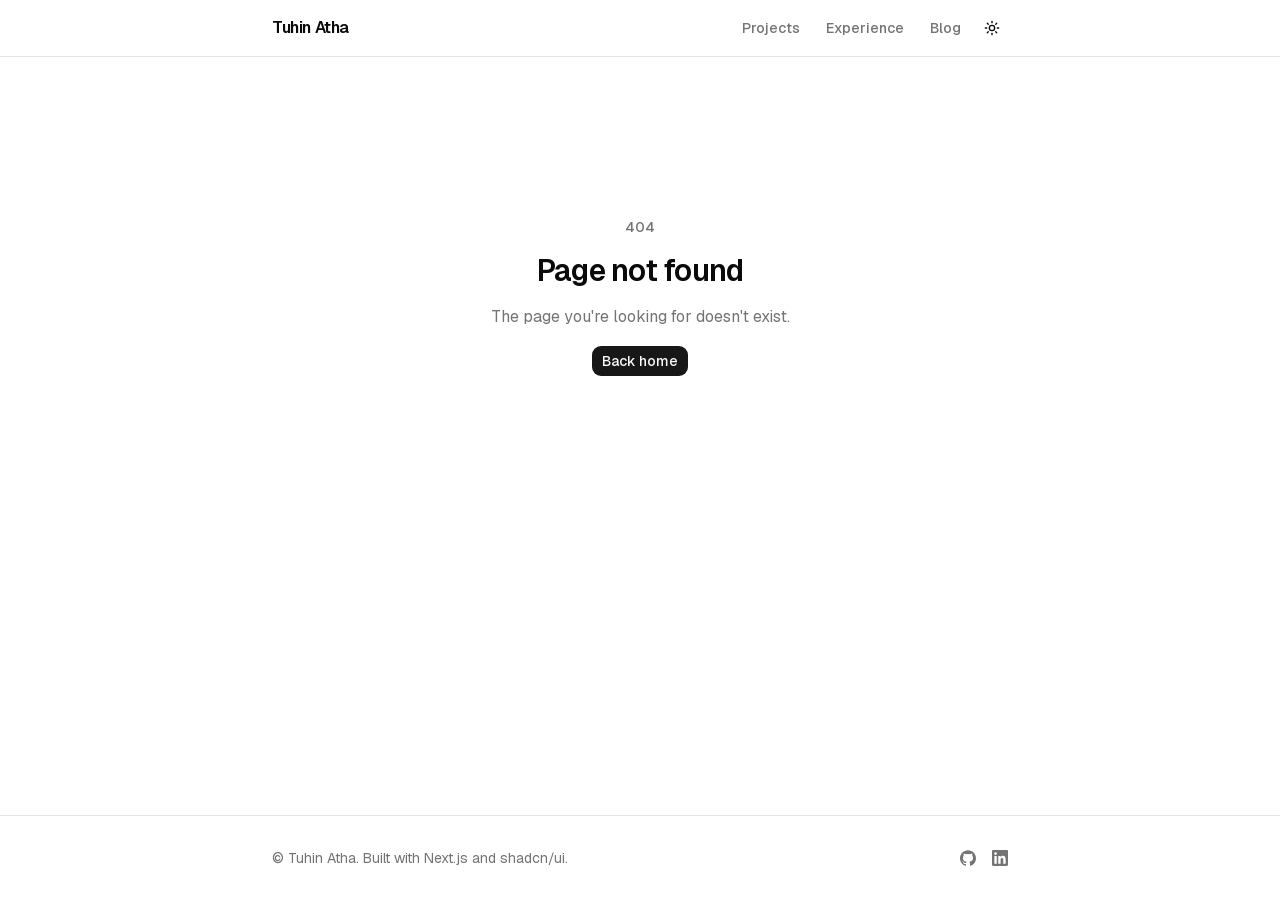
<file: 404/index.html>
<!DOCTYPE html><html lang="en" class="_7725RG_variable _8Li5zG_variable h-full antialiased"><head><meta charSet="utf-8"/><meta name="viewport" content="width=device-width, initial-scale=1"/><link rel="stylesheet" href="/_next/static/chunks/0ir-5_pjg5b0k.css" data-precedence="next"/><link rel="preload" as="script" fetchPriority="low" href="/_next/static/chunks/1xuvhrqr2dk3_.js"/><script src="/_next/static/chunks/0o2_wt499xvls.js" async=""></script><script src="/_next/static/chunks/44ne-l9m6hul_.js" async=""></script><script src="/_next/static/chunks/15p5ur1pxkzql.js" async=""></script><script src="/_next/static/chunks/turbopack-3-ry682tkyiqk.js" async=""></script><script src="/_next/static/chunks/232mtscz61mx-.js" async=""></script><script src="/_next/static/chunks/1jaio21tu8k3u.js" async=""></script><meta name="robots" content="noindex"/><title>Tuhin Atha · Senior Software Engineer (Full Stack)</title><meta name="description" content="Full-stack engineer with 12 years building and operating consumer web products at scale."/><meta property="og:title" content="Tuhin Atha · Senior Software Engineer (Full Stack)"/><meta property="og:description" content="Full-stack engineer with 12 years building and operating consumer web products at scale."/><meta property="og:url" content="https://tuhinatha.github.io/"/><meta property="og:site_name" content="Tuhin Atha"/><meta property="og:type" content="website"/><meta name="twitter:card" content="summary"/><meta name="twitter:title" content="Tuhin Atha · Senior Software Engineer (Full Stack)"/><meta name="twitter:description" content="Full-stack engineer with 12 years building and operating consumer web products at scale."/><link rel="icon" href="/favicon.ico?favicon.117ezoe8m31dk.ico" sizes="48x48" type="image/x-icon"/><meta name="next-size-adjust" content=""/><script src="/_next/static/chunks/0cz1d0mv5g_q7.js" noModule=""></script></head><body class="flex min-h-full flex-col"><div hidden=""><!--$--><!--/$--></div><script>((a,b,c,d,e,f,g,h)=>{let i=document.documentElement,j=["light","dark"];function k(b){var c;(Array.isArray(a)?a:[a]).forEach(a=>{let c="class"===a,d=c&&f?e.map(a=>f[a]||a):e;c?(i.classList.remove(...d),i.classList.add(f&&f[b]?f[b]:b)):i.setAttribute(a,b)}),c=b,h&&j.includes(c)&&(i.style.colorScheme=c)}if(d)k(d);else try{let a=localStorage.getItem(b)||c,d=g&&"system"===a?window.matchMedia("(prefers-color-scheme: dark)").matches?"dark":"light":a;k(d)}catch(a){}})("class","theme","system",null,["light","dark"],null,true,true)</script><header class="sticky top-0 z-40 border-b bg-background/80 backdrop-blur"><div class="mx-auto flex h-14 max-w-3xl items-center justify-between px-4"><a class="font-heading font-semibold tracking-tight" href="/">Tuhin Atha</a><nav class="hidden items-center gap-1 sm:flex"><a data-slot="button" data-variant="ghost" data-size="default" class="group/button inline-flex shrink-0 items-center justify-center rounded-lg border border-transparent bg-clip-padding text-sm font-medium whitespace-nowrap transition-all outline-none select-none focus-visible:border-ring focus-visible:ring-3 focus-visible:ring-ring/50 active:not-aria-[haspopup]:translate-y-px disabled:pointer-events-none disabled:opacity-50 aria-invalid:border-destructive aria-invalid:ring-3 aria-invalid:ring-destructive/20 dark:aria-invalid:border-destructive/50 dark:aria-invalid:ring-destructive/40 [&amp;_svg]:pointer-events-none [&amp;_svg]:shrink-0 [&amp;_svg:not([class*=&#x27;size-&#x27;])]:size-4 hover:bg-muted hover:text-foreground aria-expanded:bg-muted aria-expanded:text-foreground dark:hover:bg-muted/50 h-8 gap-1.5 px-2.5 has-data-[icon=inline-end]:pr-2 has-data-[icon=inline-start]:pl-2 text-muted-foreground" href="/projects/">Projects</a><a data-slot="button" data-variant="ghost" data-size="default" class="group/button inline-flex shrink-0 items-center justify-center rounded-lg border border-transparent bg-clip-padding text-sm font-medium whitespace-nowrap transition-all outline-none select-none focus-visible:border-ring focus-visible:ring-3 focus-visible:ring-ring/50 active:not-aria-[haspopup]:translate-y-px disabled:pointer-events-none disabled:opacity-50 aria-invalid:border-destructive aria-invalid:ring-3 aria-invalid:ring-destructive/20 dark:aria-invalid:border-destructive/50 dark:aria-invalid:ring-destructive/40 [&amp;_svg]:pointer-events-none [&amp;_svg]:shrink-0 [&amp;_svg:not([class*=&#x27;size-&#x27;])]:size-4 hover:bg-muted hover:text-foreground aria-expanded:bg-muted aria-expanded:text-foreground dark:hover:bg-muted/50 h-8 gap-1.5 px-2.5 has-data-[icon=inline-end]:pr-2 has-data-[icon=inline-start]:pl-2 text-muted-foreground" href="/experience/">Experience</a><a data-slot="button" data-variant="ghost" data-size="default" class="group/button inline-flex shrink-0 items-center justify-center rounded-lg border border-transparent bg-clip-padding text-sm font-medium whitespace-nowrap transition-all outline-none select-none focus-visible:border-ring focus-visible:ring-3 focus-visible:ring-ring/50 active:not-aria-[haspopup]:translate-y-px disabled:pointer-events-none disabled:opacity-50 aria-invalid:border-destructive aria-invalid:ring-3 aria-invalid:ring-destructive/20 dark:aria-invalid:border-destructive/50 dark:aria-invalid:ring-destructive/40 [&amp;_svg]:pointer-events-none [&amp;_svg]:shrink-0 [&amp;_svg:not([class*=&#x27;size-&#x27;])]:size-4 hover:bg-muted hover:text-foreground aria-expanded:bg-muted aria-expanded:text-foreground dark:hover:bg-muted/50 h-8 gap-1.5 px-2.5 has-data-[icon=inline-end]:pr-2 has-data-[icon=inline-start]:pl-2 text-muted-foreground" href="/blog/">Blog</a><button data-slot="dropdown-menu-trigger" data-variant="ghost" data-size="icon" class="group/button inline-flex shrink-0 items-center justify-center rounded-lg border border-transparent bg-clip-padding text-sm font-medium whitespace-nowrap transition-all outline-none select-none focus-visible:border-ring focus-visible:ring-3 focus-visible:ring-ring/50 active:not-aria-[haspopup]:translate-y-px disabled:pointer-events-none disabled:opacity-50 aria-invalid:border-destructive aria-invalid:ring-3 aria-invalid:ring-destructive/20 dark:aria-invalid:border-destructive/50 dark:aria-invalid:ring-destructive/40 [&amp;_svg]:pointer-events-none [&amp;_svg]:shrink-0 [&amp;_svg:not([class*=&#x27;size-&#x27;])]:size-4 hover:bg-muted hover:text-foreground aria-expanded:bg-muted aria-expanded:text-foreground dark:hover:bg-muted/50 size-8" aria-label="Toggle theme" type="button" id="radix-_R_adb_" aria-haspopup="menu" aria-expanded="false" data-state="closed"><svg xmlns="http://www.w3.org/2000/svg" width="24" height="24" viewBox="0 0 24 24" fill="none" stroke="currentColor" stroke-width="2" stroke-linecap="round" stroke-linejoin="round" class="lucide lucide-sun scale-100 rotate-0 transition-all dark:scale-0 dark:-rotate-90" aria-hidden="true"><circle cx="12" cy="12" r="4"></circle><path d="M12 2v2"></path><path d="M12 20v2"></path><path d="m4.93 4.93 1.41 1.41"></path><path d="m17.66 17.66 1.41 1.41"></path><path d="M2 12h2"></path><path d="M20 12h2"></path><path d="m6.34 17.66-1.41 1.41"></path><path d="m19.07 4.93-1.41 1.41"></path></svg><svg xmlns="http://www.w3.org/2000/svg" width="24" height="24" viewBox="0 0 24 24" fill="none" stroke="currentColor" stroke-width="2" stroke-linecap="round" stroke-linejoin="round" class="lucide lucide-moon absolute scale-0 rotate-90 transition-all dark:scale-100 dark:rotate-0" aria-hidden="true"><path d="M20.985 12.486a9 9 0 1 1-9.473-9.472c.405-.022.617.46.402.803a6 6 0 0 0 8.268 8.268c.344-.215.825-.004.803.401"></path></svg></button></nav><div class="flex items-center gap-1 sm:hidden"><button data-slot="dropdown-menu-trigger" data-variant="ghost" data-size="icon" class="group/button inline-flex shrink-0 items-center justify-center rounded-lg border border-transparent bg-clip-padding text-sm font-medium whitespace-nowrap transition-all outline-none select-none focus-visible:border-ring focus-visible:ring-3 focus-visible:ring-ring/50 active:not-aria-[haspopup]:translate-y-px disabled:pointer-events-none disabled:opacity-50 aria-invalid:border-destructive aria-invalid:ring-3 aria-invalid:ring-destructive/20 dark:aria-invalid:border-destructive/50 dark:aria-invalid:ring-destructive/40 [&amp;_svg]:pointer-events-none [&amp;_svg]:shrink-0 [&amp;_svg:not([class*=&#x27;size-&#x27;])]:size-4 hover:bg-muted hover:text-foreground aria-expanded:bg-muted aria-expanded:text-foreground dark:hover:bg-muted/50 size-8" aria-label="Toggle theme" type="button" id="radix-_R_7db_" aria-haspopup="menu" aria-expanded="false" data-state="closed"><svg xmlns="http://www.w3.org/2000/svg" width="24" height="24" viewBox="0 0 24 24" fill="none" stroke="currentColor" stroke-width="2" stroke-linecap="round" stroke-linejoin="round" class="lucide lucide-sun scale-100 rotate-0 transition-all dark:scale-0 dark:-rotate-90" aria-hidden="true"><circle cx="12" cy="12" r="4"></circle><path d="M12 2v2"></path><path d="M12 20v2"></path><path d="m4.93 4.93 1.41 1.41"></path><path d="m17.66 17.66 1.41 1.41"></path><path d="M2 12h2"></path><path d="M20 12h2"></path><path d="m6.34 17.66-1.41 1.41"></path><path d="m19.07 4.93-1.41 1.41"></path></svg><svg xmlns="http://www.w3.org/2000/svg" width="24" height="24" viewBox="0 0 24 24" fill="none" stroke="currentColor" stroke-width="2" stroke-linecap="round" stroke-linejoin="round" class="lucide lucide-moon absolute scale-0 rotate-90 transition-all dark:scale-100 dark:rotate-0" aria-hidden="true"><path d="M20.985 12.486a9 9 0 1 1-9.473-9.472c.405-.022.617.46.402.803a6 6 0 0 0 8.268 8.268c.344-.215.825-.004.803.401"></path></svg></button><button data-slot="sheet-trigger" data-variant="ghost" data-size="icon" class="group/button inline-flex shrink-0 items-center justify-center rounded-lg border border-transparent bg-clip-padding text-sm font-medium whitespace-nowrap transition-all outline-none select-none focus-visible:border-ring focus-visible:ring-3 focus-visible:ring-ring/50 active:not-aria-[haspopup]:translate-y-px disabled:pointer-events-none disabled:opacity-50 aria-invalid:border-destructive aria-invalid:ring-3 aria-invalid:ring-destructive/20 dark:aria-invalid:border-destructive/50 dark:aria-invalid:ring-destructive/40 [&amp;_svg]:pointer-events-none [&amp;_svg]:shrink-0 [&amp;_svg:not([class*=&#x27;size-&#x27;])]:size-4 hover:bg-muted hover:text-foreground aria-expanded:bg-muted aria-expanded:text-foreground dark:hover:bg-muted/50 size-8" aria-label="Open menu" type="button" aria-haspopup="dialog" aria-expanded="false" data-state="closed"><svg xmlns="http://www.w3.org/2000/svg" width="24" height="24" viewBox="0 0 24 24" fill="none" stroke="currentColor" stroke-width="2" stroke-linecap="round" stroke-linejoin="round" class="lucide lucide-menu" aria-hidden="true"><path d="M4 5h16"></path><path d="M4 12h16"></path><path d="M4 19h16"></path></svg></button></div></div></header><main class="mx-auto w-full max-w-3xl flex-1 px-4 py-12 sm:py-16"><div class="flex flex-col items-center gap-4 py-24 text-center"><p class="text-sm font-medium text-muted-foreground">404</p><h1 class="font-heading text-3xl font-semibold tracking-tight">Page not found</h1><p class="text-muted-foreground">The page you&#x27;re looking for doesn&#x27;t exist.</p><a data-slot="button" data-variant="default" data-size="default" class="group/button inline-flex shrink-0 items-center justify-center rounded-lg border border-transparent bg-clip-padding text-sm font-medium whitespace-nowrap transition-all outline-none select-none focus-visible:border-ring focus-visible:ring-3 focus-visible:ring-ring/50 active:not-aria-[haspopup]:translate-y-px disabled:pointer-events-none disabled:opacity-50 aria-invalid:border-destructive aria-invalid:ring-3 aria-invalid:ring-destructive/20 dark:aria-invalid:border-destructive/50 dark:aria-invalid:ring-destructive/40 [&amp;_svg]:pointer-events-none [&amp;_svg]:shrink-0 [&amp;_svg:not([class*=&#x27;size-&#x27;])]:size-4 bg-primary text-primary-foreground hover:bg-primary/80 h-8 gap-1.5 px-2.5 has-data-[icon=inline-end]:pr-2 has-data-[icon=inline-start]:pl-2" href="/">Back home</a></div><!--$--><!--/$--></main><footer class="border-t"><div class="mx-auto flex max-w-3xl flex-col items-center justify-between gap-4 px-4 py-8 text-sm text-muted-foreground sm:flex-row"><p>© <!-- -->Tuhin Atha<!-- -->. Built with Next.js and shadcn/ui.</p><div class="flex items-center gap-4"><a href="https://github.com/TuhinAtha" target="_blank" rel="noopener noreferrer" aria-label="GitHub" class="transition-colors hover:text-foreground"><svg viewBox="0 0 24 24" fill="currentColor" aria-hidden="true" class="size-4"><path d="M12 .297c-6.63 0-12 5.373-12 12 0 5.303 3.438 9.8 8.205 11.385.6.113.82-.258.82-.577 0-.285-.01-1.04-.015-2.04-3.338.724-4.042-1.61-4.042-1.61C4.422 18.07 3.633 17.7 3.633 17.7c-1.087-.744.084-.729.084-.729 1.205.084 1.838 1.236 1.838 1.236 1.07 1.835 2.809 1.305 3.495.998.108-.776.417-1.305.76-1.605-2.665-.3-5.466-1.332-5.466-5.93 0-1.31.465-2.38 1.235-3.22-.135-.303-.54-1.523.105-3.176 0 0 1.005-.322 3.3 1.23.96-.267 1.98-.399 3-.405 1.02.006 2.04.138 3 .405 2.28-1.552 3.285-1.23 3.285-1.23.645 1.653.24 2.873.12 3.176.765.84 1.23 1.91 1.23 3.22 0 4.61-2.805 5.625-5.475 5.92.42.36.81 1.096.81 2.22 0 1.606-.015 2.896-.015 3.286 0 .315.21.69.825.57C20.565 22.092 24 17.592 24 12.297c0-6.627-5.373-12-12-12"></path></svg></a><a href="https://www.linkedin.com/in/tuhin-atha" target="_blank" rel="noopener noreferrer" aria-label="LinkedIn" class="transition-colors hover:text-foreground"><svg viewBox="0 0 24 24" fill="currentColor" aria-hidden="true" class="size-4"><path d="M20.447 20.452h-3.554v-5.569c0-1.328-.027-3.037-1.852-3.037-1.853 0-2.136 1.445-2.136 2.939v5.667H9.351V9h3.414v1.561h.046c.477-.9 1.637-1.85 3.37-1.85 3.601 0 4.267 2.37 4.267 5.455v6.286zM5.337 7.433a2.062 2.062 0 1 1 0-4.125 2.062 2.062 0 0 1 0 4.125zm1.782 13.019H3.555V9h3.564v11.452zM22.225 0H1.771C.792 0 0 .774 0 1.729v20.542C0 23.227.792 24 1.771 24h20.451C23.2 24 24 23.227 24 22.271V1.729C24 .774 23.2 0 22.222 0h.003z"></path></svg></a></div></div></footer><script id="_R_">(globalThis["TURBOPACK"] || (globalThis["TURBOPACK"] = [])).push({"otherChunks":["static/chunks/1xuvhrqr2dk3_.js","static/chunks/0o2_wt499xvls.js","static/chunks/44ne-l9m6hul_.js","static/chunks/15p5ur1pxkzql.js"],"runtimeModuleIds":[39961]});</script><script src="/_next/static/chunks/1xuvhrqr2dk3_.js" async=""></script><script>(self.__next_f=self.__next_f||[]).push([0])</script><script>self.__next_f.push([1,"1:\"$Sreact.fragment\"\n2:\"/_next/static/chunks/232mtscz61mx-.js\"\n3:\"/_next/static/chunks/1jaio21tu8k3u.js\"\n4:I[83574,[\"$2\",\"$3\"],\"ThemeProvider\"]\n5:I[84442,[\"$2\",\"$3\"],\"SiteHeader\"]\n6:I[80331,[\"$2\",\"$3\"],\"default\"]\n7:I[60405,[\"$2\",\"$3\"],\"default\"]\n8:I[3320,[\"$2\",\"$3\"],\"\"]\n10:I[73425,[\"$2\",\"$3\"],\"default\",1]\n:HL[\"/_next/static/chunks/0ir-5_pjg5b0k.css\",\"style\"]\nc:X\nd:[[\"children\",{\"s\":\"__PAGE__\",\"h\":512,\"d\":{\"r\":\"$Le\",\"p\":false,\"v\":null}}]]\na:[[\"children\",{\"s\":\"/_not-found\",\"h\":512,\"d\":{\"r\":\"$Lb\",\"p\":false,\"v\":\"$c\"},\"c\":\"$Qd\"}]]\n0:{\"P\":null,\"c\":[\"\",\"_not-found\",\"\"],\"q\":\"\",\"i\":false,\"t\":{\"t\":{\"s\":\"\",\"h\":528,\"d\":{\"r\":[\"$\",\"$1\",\"c\",{\"children\":[[[\"$\",\"link\",\"0\",{\"rel\":\"stylesheet\",\"href\":\"/_next/static/chunks/0ir-5_pjg5b0k.css\",\"precedence\":\"next\",\"crossOrigin\":\"$undefined\",\"nonce\":\"$undefined\"}],[\"$\",\"script\",\"script-0\",{\"src\":\"/_next/static/chunks/232mtscz61mx-.js\",\"async\":true,\"nonce\":\"$undefined\"}],[\"$\",\"script\",\"script-1\",{\"src\":\"/_next/static/chunks/1jaio21tu8k3u.js\",\"async\":true,\"nonce\":\"$undefined\"}]],[\"$\",\"html\",null,{\"lang\":\"en\",\"className\":\"_7725RG_variable _8Li5zG_variable h-full antialiased\",\"suppressHydrationWarning\":true,\"children\":[\"$\",\"body\",null,{\"className\":\"flex min-h-full flex-col\",\"children\":[\"$\",\"$L4\",null,{\"attribute\":\"class\",\"defaultTheme\":\"system\",\"enableSystem\":true,\"disableTransitionOnChange\":true,\"children\":[[\"$\",\"$L5\",null,{}],[\"$\",\"main\",null,{\"className\":\"mx-auto w-full max-w-3xl flex-1 px-4 py-12 sm:py-16\",\"children\":[\"$\",\"$L6\",null,{\"parallelRouterKey\":\"children\",\"error\":\"$undefined\",\"errorStyles\":\"$undefined\",\"errorScripts\":\"$undefined\",\"template\":[\"$\",\"$L7\",null,{}],\"templateStyles\":\"$undefined\",\"templateScripts\":\"$undefined\",\"notFound\":[[\"$\",\"div\",null,{\"className\":\"flex flex-col items-center gap-4 py-24 text-center\",\"children\":[[\"$\",\"p\",null,{\"className\":\"text-sm font-medium text-muted-foreground\",\"children\":\"404\"}],[\"$\",\"h1\",null,{\"className\":\"font-heading text-3xl font-semibold tracking-tight\",\"children\":\"Page not found\"}],[\"$\",\"p\",null,{\"className\":\"text-muted-foreground\",\"children\":\"The page you're looking for doesn't exist.\"}],[\"$\",\"$L8\",null,{\"href\":\"/\",\"children\":\"Back home\",\"data-slot\":\"button\",\"data-variant\":\"default\",\"data-size\":\"default\",\"className\":\"group/button inline-flex shrink-0 items-center justify-center rounded-lg border border-transparent bg-clip-padding text-sm font-medium whitespace-nowrap transition-all outline-none select-none focus-visible:border-ring focus-visible:ring-3 focus-visible:ring-ring/50 active:not-aria-[haspopup]:translate-y-px disabled:pointer-events-none disabled:opacity-50 aria-invalid:border-destructive aria-invalid:ring-3 aria-invalid:ring-destructive/20 dark:aria-invalid:border-destructive/50 dark:aria-invalid:ring-destructive/40 [\u0026_svg]:pointer-events-none [\u0026_svg]:shrink-0 [\u0026_svg:not([class*='size-'])]:size-4 bg-primary text-primary-foreground hover:bg-primary/80 h-8 gap-1.5 px-2.5 has-data-[icon=inline-end]:pr-2 has-data-[icon=inline-start]:pl-2\",\"ref\":null}]]}],[]],\"forbidden\":\"$undefined\",\"unauthorized\":\"$undefined\"}]}],[\"$\",\"footer\",null,{\"className\":\"border-t\",\"children\":[\"$\",\"div\",null,{\"className\":\"mx-auto flex max-w-3xl flex-col items-center justify-between gap-4 px-4 py-8 text-sm text-muted-foreground sm:flex-row\",\"children\":[[\"$\",\"p\",null,{\"children\":[\"© \",\"Tuhin Atha\",\". Built with Next.js and shadcn/ui.\"]}],[\"$\",\"div\",null,{\"className\":\"flex items-center gap-4\",\"children\":[[\"$\",\"a\",\"GitHub\",{\"href\":\"https://github.com/TuhinAtha\",\"target\":\"_blank\",\"rel\":\"noopener noreferrer\",\"aria-label\":\"GitHub\",\"className\":\"transition-colors hover:text-foreground\",\"children\":[\"$\",\"svg\",null,{\"viewBox\":\"0 0 24 24\",\"fill\":\"currentColor\",\"aria-hidden\":\"true\",\"className\":\"size-4\",\"children\":[\"$\",\"path\",null,{\"d\":\"M12 .297c-6.63 0-12 5.373-12 12 0 5.303 3.438 9.8 8.205 11.385.6.113.82-.258.82-.577 0-.285-.01-1.04-.015-2.04-3.338.724-4.042-1.61-4.042-1.61C4.422 18.07 3.633 17.7 3.633 17.7c-1.087-.744.084-.729.084-.729 1.205.084 1.838 1.236 1.838 1.236 1.07 1.835 2.809 1.305 3.495.998.108-.776.417-1.305.76-1.605-2.665-.3-5.466-1.332-5.466-5.93 0-1.31.465-2.38 1.235-3.22-.135-.303-.54-1.523.105-3.176 0 0 1.005-.322 3.3 1.23.96-.267 1.98-.399 3-.405 1.02.006 2.04.138 3 .405 2.28-1.552 3.285-1.23 3.285-1.23.645 1.653.24 2.873.12 3.176.765.84 1.23 1.91 1.23 3.22 0 4.61-2.805 5.625-5.475 5.92.42.36.81 1.096.81 2.22 0 1.606-.015 2.896-.015 3.286 0 .315.21.69.825.57C20.565 22.092 24 17.592 24 12.297c0-6.627-5.373-12-12-12\"}]}]}],[\"$\",\"a\",\"LinkedIn\",{\"href\":\"https://www.linkedin.com/in/tuhin-atha\",\"target\":\"_blank\",\"rel\":\"noopener noreferrer\",\"aria-label\":\"LinkedIn\",\"className\":\"transition-colors hover:text-foreground\",\"children\":\"$L9\"}]]}]]}]}]]}]}]}]]}],\"p\":false,\"v\":null},\"c\":\"$Qa\"},\"h\":{\"r\":\"$Lf\",\"p\":false,\"v\":null}},\"m\":\"$undefined\",\"G\":[\"$10\",[\"$L11\"]],\"S\":true,\"r\":\"$undefined\",\"s\":\"$undefined\",\"a\":\"$undefined\",\"l\":\"$undefined\",\"p\":\"$undefined\",\"d\":\"$undefined\",\"b\":\"Ci2idcdr5MouT9MYgjqBE\"}\n12:I[24849,[\"$2\",\"$3\"],\"OutletBoundary\"]\n13:\"$Sreact.suspense\"\n15:\"ViewportBoundary\"\n16:I[24849,[\"$2\",\"$3\"],\"$15\"]\n18:\"MetadataBoundary\"\n19:I[24849,[\"$2\",\"$3\"],\"$18\"]\n9:[\"$\",\"svg\",null,{\"viewBox\":\"0 0 24 24\",\"fill\":\"currentColor\",\"aria-hidden\":\"true\",\"className\":\"size-4\",\"children\":[\"$\",\"path\",null,{\"d\":\"M20.447 20.452h-3.554v-5.569c0-1.328-.027-3.037-1.852-3.037-1.853 0-2.136 1.445-2.136 2.939v5.667H9.351V9h3.414v1.561h.046c.477-.9 1.637-1.85 3.37-1.85 3.601 0 4.267 2.37 4.267 5.455v6.286zM5.337 7.433a2.062 2.062 0 1 1 0-4.125 2.062 2.062 0 0 1 0 4.125zm1.782 13.019H3.555V9h3.564v11.452zM22.225 0H1.771C.792 0 0 .774 0 1.729v20.542C0 23.227.792 24 1.771 24h20.451C23.2 24 24 23.227 24 22.271V1.729C24 .774 23.2 0 22.222 0h.003z\"}]}]\nb:[\"$\",\"$1\",\"c\",{\"children\":[null,[\"$\",\"$L6\",null,{\"parallelRouterKey\":\"children\",\"error\":\"$undefined\",\"errorStyles\":\"$undefined\",\"errorScripts\":\"$undefined\",\"template\":[\"$\",\"$L7\",null,{}],\"templateStyles\":\"$undefined\",\"templateScripts\":\"$undefined\",\"notFound\":\"$undefined\",\"forbidden\":\"$undefined\",\"unauthorized\":\"$undefined\"}]]}]\ne:[\"$\",\"$1\",\"c\",{\"children\":[[\"$\",\"div\",null,{\"className\":\"flex flex-col items-center gap-4 py-24 text-center\",\"children\":[[\"$\",\"p\",null,{\"className\":\"text-sm font-medium text-muted-foreground\",\"children\":\"404\"}],[\"$\",\"h1\",null,{\"className\":\"font-heading text-3xl font-semibold tracking-tight\",\"children\":\"Page not found\"}],[\"$\",\"p\",null,{\"className\":\"text-muted-foreground\",\"children\":\"The page you're looking for doesn't exist.\"}],[\"$\",\"$L8\",null,{\"href\":\"/\",\"children\":\"Back home\",\"data-slot\":\"button\",\"data-variant\":\"default\",\"data-size\":\"default\",\"className\":\"group/button inline-flex shrink-0 items-center justify-center rounded-lg border border-transparent bg-clip-padding text-sm font-medium whitespace-nowrap transition-all outline-none select-none focus-visible:border-ring focus-visible:ring-3 focus-visible:ring-ring/50 active:not-aria-[haspopup]:translate-y-px disabled:pointer-events-none disabled:opacity-50 aria-invalid:border-destructive aria-invalid:ring-3 aria-invalid:ring-destructive/20 dark:aria-invalid:border-destructive/50 dark:aria-invalid:ring-destructive/40 [\u0026_svg]:pointer-events-none [\u0026_svg]:shrink-0 [\u0026_svg:not([class*='size-'])]:size-4 bg-primary text-primary-foreground hover:bg-primary/80 h-8 gap-1.5 px-2.5 has-data-[icon=inline-end]:pr-2 has-data-[icon=inline-start]:pl-2\",\"ref\":null}]]}],null,[\"$\",\"$L12\",null,{\"children\":[\"$\",\"$13\",null,{\"name\":\"Next.MetadataOutlet\",\"children\":\"$@14\"}]}]]}]\nf:[\"$\",\"$1\",\"h\",{\"children\":[[\"$\",\"meta\",null,{\"name\":\"robots\",\"content\":\"noindex\"}],[\"$\",\"$L16\",null,{\"children\":\"$L17\"}],[\"$\",\"$L19\",null,{\"children\":[[\"$\",\"div\",null,{\"hidden\":true,\"children\":[\"$\",\"$13\",null,{\"name\":\"Next.Metadata\",\"children\":\"$L1a\"}]}],null]}],[\"$\",\"meta\",null,{\"name\":\"next-size-adjust\",\"content\":\"\"}]]}]\n11:[\"$\",\"link\",\"0\",{\"rel\":\"stylesheet\",\"href\":\"/_next/static/chunks/0ir-5_pjg5b0k.css\",\"precedence\":\"next\",\"crossOrigin\":\"$undefined\",\"nonce\":\"$undefined\"}]\nc:C\n17:[[\"$\",\"meta\",\"0\",{\"charSet\":\"utf-8\"}],[\"$\",\"meta\",\"1\",{\"name\":\"viewport\",\"content\":\"width=device-width, initial-scale=1\"}]]\n1b:I[34245,[\"$2\",\"$3\"],\"IconMark\"]\n14:null\n1a:[[\"$\",\"title\",\"0\",{\"children\":\"Tuhin Atha · Senior Software Engineer (Full Stack)\"}],[\"$\",\"meta\",\"1\",{\"name\":\"description\",\"content\":\"Full-stack engineer with 12 years building and operating consumer web products at scale.\"}],[\"$\",\"meta\",\"2\",{\"property\":\"og:title\",\"content\":\"Tuhin Atha · Senior Software Engineer (Full Stack)\"}],[\"$\",\"meta\",\"3\",{\"property\":\"og:description\",\"content\":\"Full-stack engineer with 12 years building and operating consumer web products at scale.\"}],[\"$\",\"meta\",\"4\",{\"property\":\"og:url\",\"content\":\"https://tuhinatha.github.io/\"}],[\"$\",\"meta\",\"5\",{\"property\":\"og:site_name\",\"content\":\"Tuhin Atha\"}],[\"$\",\"meta\",\"6\",{\"property\":\"og:type\",\"content\":\"website\"}],[\"$\",\"meta\",\"7\",{\"name\":\"twitter:card\",\"content\":\"summary\"}],[\"$\",\"meta\",\"8\",{\"name\":\"twitter:title\",\"content\":\"Tuhin Atha · Senior Software Engineer (Full Stack)\"}],[\"$\",\"meta\",\"9\",{\"name\":\"twitter:description\",\"content\":\"Full-stack engineer with 12 years building and operating consumer web products at scale.\"}],[\"$\",\"link\",\"10\",{\"rel\":\"icon\",\"href\":\"/favicon.ico?favicon.117ezoe8m31dk.ico\",\"sizes\":\"48x48\",\"type\":\"image/x-icon\"}],[\"$\",\"$L1b\",\"11\",{}]]\n"])</script></body></html>
</file>
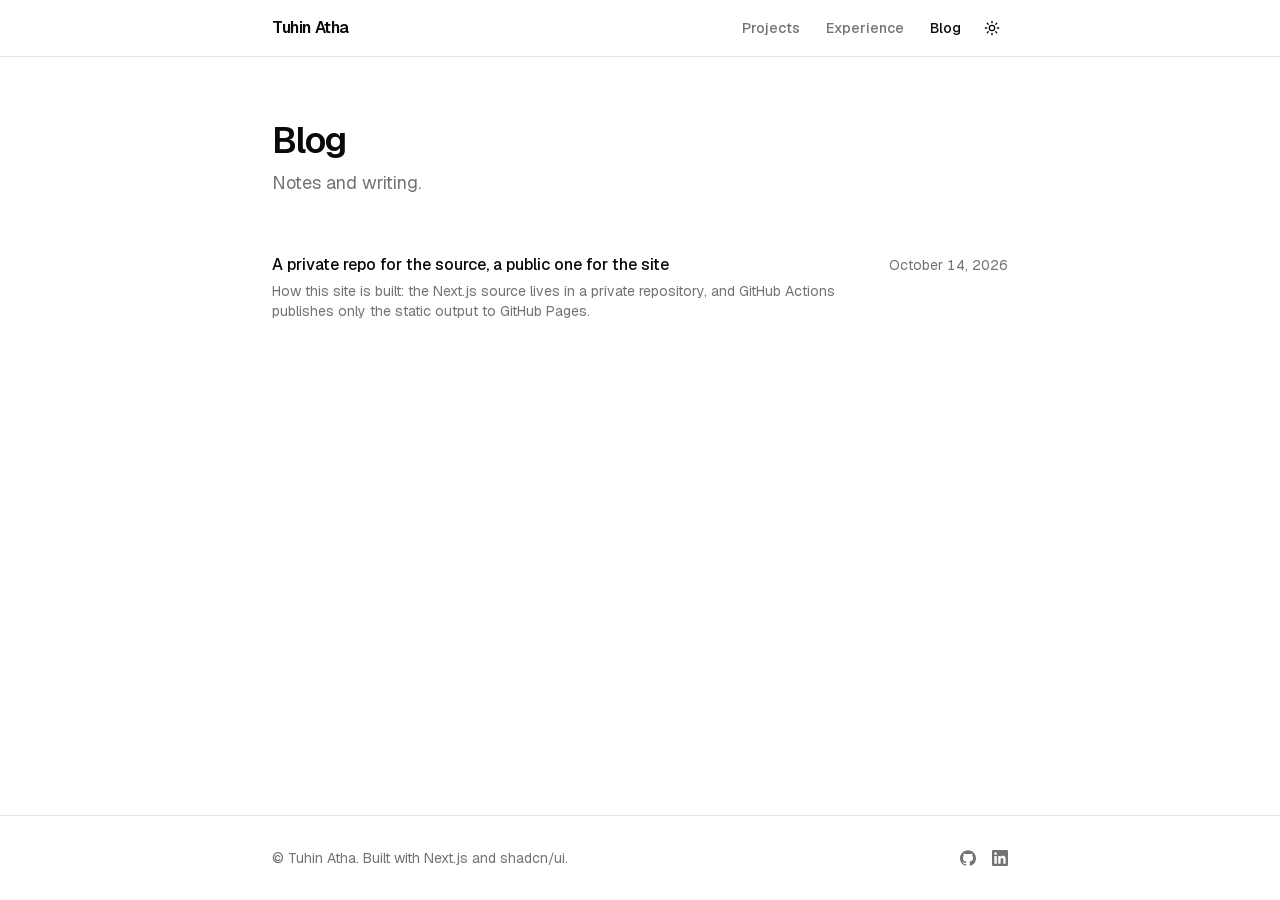
<file: blog/index.html>
<!DOCTYPE html><html lang="en" class="_7725RG_variable _8Li5zG_variable h-full antialiased"><head><meta charSet="utf-8"/><meta name="viewport" content="width=device-width, initial-scale=1"/><link rel="preload" href="/_next/static/media/797e433ab948586e-s.p.0r6juujl39pe6.woff2" as="font" crossorigin="" type="font/woff2"/><link rel="preload" href="/_next/static/media/caa3a2e1cccd8315-s.p.0wgildi0cnwt9.woff2" as="font" crossorigin="" type="font/woff2"/><link rel="stylesheet" href="/_next/static/chunks/0ir-5_pjg5b0k.css" data-precedence="next"/><link rel="preload" as="script" fetchPriority="low" href="/_next/static/chunks/1xuvhrqr2dk3_.js"/><script src="/_next/static/chunks/0o2_wt499xvls.js" async=""></script><script src="/_next/static/chunks/44ne-l9m6hul_.js" async=""></script><script src="/_next/static/chunks/15p5ur1pxkzql.js" async=""></script><script src="/_next/static/chunks/turbopack-3-ry682tkyiqk.js" async=""></script><script src="/_next/static/chunks/232mtscz61mx-.js" async=""></script><script src="/_next/static/chunks/1jaio21tu8k3u.js" async=""></script><title>Blog · Tuhin Atha</title><meta name="description" content="Notes and writing."/><meta property="og:title" content="Blog · Tuhin Atha"/><meta property="og:description" content="Notes and writing."/><meta property="og:url" content="https://tuhinatha.github.io/"/><meta property="og:site_name" content="Tuhin Atha"/><meta property="og:type" content="website"/><meta name="twitter:card" content="summary"/><meta name="twitter:title" content="Blog · Tuhin Atha"/><meta name="twitter:description" content="Notes and writing."/><link rel="icon" href="/favicon.ico?favicon.117ezoe8m31dk.ico" sizes="48x48" type="image/x-icon"/><meta name="next-size-adjust" content=""/><script src="/_next/static/chunks/0cz1d0mv5g_q7.js" noModule=""></script></head><body class="flex min-h-full flex-col"><div hidden=""><!--$--><!--/$--></div><script>((a,b,c,d,e,f,g,h)=>{let i=document.documentElement,j=["light","dark"];function k(b){var c;(Array.isArray(a)?a:[a]).forEach(a=>{let c="class"===a,d=c&&f?e.map(a=>f[a]||a):e;c?(i.classList.remove(...d),i.classList.add(f&&f[b]?f[b]:b)):i.setAttribute(a,b)}),c=b,h&&j.includes(c)&&(i.style.colorScheme=c)}if(d)k(d);else try{let a=localStorage.getItem(b)||c,d=g&&"system"===a?window.matchMedia("(prefers-color-scheme: dark)").matches?"dark":"light":a;k(d)}catch(a){}})("class","theme","system",null,["light","dark"],null,true,true)</script><header class="sticky top-0 z-40 border-b bg-background/80 backdrop-blur"><div class="mx-auto flex h-14 max-w-3xl items-center justify-between px-4"><a class="font-heading font-semibold tracking-tight" href="/">Tuhin Atha</a><nav class="hidden items-center gap-1 sm:flex"><a data-slot="button" data-variant="ghost" data-size="default" class="group/button inline-flex shrink-0 items-center justify-center rounded-lg border border-transparent bg-clip-padding text-sm font-medium whitespace-nowrap transition-all outline-none select-none focus-visible:border-ring focus-visible:ring-3 focus-visible:ring-ring/50 active:not-aria-[haspopup]:translate-y-px disabled:pointer-events-none disabled:opacity-50 aria-invalid:border-destructive aria-invalid:ring-3 aria-invalid:ring-destructive/20 dark:aria-invalid:border-destructive/50 dark:aria-invalid:ring-destructive/40 [&amp;_svg]:pointer-events-none [&amp;_svg]:shrink-0 [&amp;_svg:not([class*=&#x27;size-&#x27;])]:size-4 hover:bg-muted hover:text-foreground aria-expanded:bg-muted aria-expanded:text-foreground dark:hover:bg-muted/50 h-8 gap-1.5 px-2.5 has-data-[icon=inline-end]:pr-2 has-data-[icon=inline-start]:pl-2 text-muted-foreground" href="/projects/">Projects</a><a data-slot="button" data-variant="ghost" data-size="default" class="group/button inline-flex shrink-0 items-center justify-center rounded-lg border border-transparent bg-clip-padding text-sm font-medium whitespace-nowrap transition-all outline-none select-none focus-visible:border-ring focus-visible:ring-3 focus-visible:ring-ring/50 active:not-aria-[haspopup]:translate-y-px disabled:pointer-events-none disabled:opacity-50 aria-invalid:border-destructive aria-invalid:ring-3 aria-invalid:ring-destructive/20 dark:aria-invalid:border-destructive/50 dark:aria-invalid:ring-destructive/40 [&amp;_svg]:pointer-events-none [&amp;_svg]:shrink-0 [&amp;_svg:not([class*=&#x27;size-&#x27;])]:size-4 hover:bg-muted hover:text-foreground aria-expanded:bg-muted aria-expanded:text-foreground dark:hover:bg-muted/50 h-8 gap-1.5 px-2.5 has-data-[icon=inline-end]:pr-2 has-data-[icon=inline-start]:pl-2 text-muted-foreground" href="/experience/">Experience</a><a data-slot="button" data-variant="ghost" data-size="default" class="group/button inline-flex shrink-0 items-center justify-center rounded-lg border border-transparent bg-clip-padding text-sm font-medium whitespace-nowrap transition-all outline-none select-none focus-visible:border-ring focus-visible:ring-3 focus-visible:ring-ring/50 active:not-aria-[haspopup]:translate-y-px disabled:pointer-events-none disabled:opacity-50 aria-invalid:border-destructive aria-invalid:ring-3 aria-invalid:ring-destructive/20 dark:aria-invalid:border-destructive/50 dark:aria-invalid:ring-destructive/40 [&amp;_svg]:pointer-events-none [&amp;_svg]:shrink-0 [&amp;_svg:not([class*=&#x27;size-&#x27;])]:size-4 hover:bg-muted hover:text-foreground aria-expanded:bg-muted aria-expanded:text-foreground dark:hover:bg-muted/50 h-8 gap-1.5 px-2.5 has-data-[icon=inline-end]:pr-2 has-data-[icon=inline-start]:pl-2 text-foreground" href="/blog/">Blog</a><button data-slot="dropdown-menu-trigger" data-variant="ghost" data-size="icon" class="group/button inline-flex shrink-0 items-center justify-center rounded-lg border border-transparent bg-clip-padding text-sm font-medium whitespace-nowrap transition-all outline-none select-none focus-visible:border-ring focus-visible:ring-3 focus-visible:ring-ring/50 active:not-aria-[haspopup]:translate-y-px disabled:pointer-events-none disabled:opacity-50 aria-invalid:border-destructive aria-invalid:ring-3 aria-invalid:ring-destructive/20 dark:aria-invalid:border-destructive/50 dark:aria-invalid:ring-destructive/40 [&amp;_svg]:pointer-events-none [&amp;_svg]:shrink-0 [&amp;_svg:not([class*=&#x27;size-&#x27;])]:size-4 hover:bg-muted hover:text-foreground aria-expanded:bg-muted aria-expanded:text-foreground dark:hover:bg-muted/50 size-8" aria-label="Toggle theme" type="button" id="radix-_R_adb_" aria-haspopup="menu" aria-expanded="false" data-state="closed"><svg xmlns="http://www.w3.org/2000/svg" width="24" height="24" viewBox="0 0 24 24" fill="none" stroke="currentColor" stroke-width="2" stroke-linecap="round" stroke-linejoin="round" class="lucide lucide-sun scale-100 rotate-0 transition-all dark:scale-0 dark:-rotate-90" aria-hidden="true"><circle cx="12" cy="12" r="4"></circle><path d="M12 2v2"></path><path d="M12 20v2"></path><path d="m4.93 4.93 1.41 1.41"></path><path d="m17.66 17.66 1.41 1.41"></path><path d="M2 12h2"></path><path d="M20 12h2"></path><path d="m6.34 17.66-1.41 1.41"></path><path d="m19.07 4.93-1.41 1.41"></path></svg><svg xmlns="http://www.w3.org/2000/svg" width="24" height="24" viewBox="0 0 24 24" fill="none" stroke="currentColor" stroke-width="2" stroke-linecap="round" stroke-linejoin="round" class="lucide lucide-moon absolute scale-0 rotate-90 transition-all dark:scale-100 dark:rotate-0" aria-hidden="true"><path d="M20.985 12.486a9 9 0 1 1-9.473-9.472c.405-.022.617.46.402.803a6 6 0 0 0 8.268 8.268c.344-.215.825-.004.803.401"></path></svg></button></nav><div class="flex items-center gap-1 sm:hidden"><button data-slot="dropdown-menu-trigger" data-variant="ghost" data-size="icon" class="group/button inline-flex shrink-0 items-center justify-center rounded-lg border border-transparent bg-clip-padding text-sm font-medium whitespace-nowrap transition-all outline-none select-none focus-visible:border-ring focus-visible:ring-3 focus-visible:ring-ring/50 active:not-aria-[haspopup]:translate-y-px disabled:pointer-events-none disabled:opacity-50 aria-invalid:border-destructive aria-invalid:ring-3 aria-invalid:ring-destructive/20 dark:aria-invalid:border-destructive/50 dark:aria-invalid:ring-destructive/40 [&amp;_svg]:pointer-events-none [&amp;_svg]:shrink-0 [&amp;_svg:not([class*=&#x27;size-&#x27;])]:size-4 hover:bg-muted hover:text-foreground aria-expanded:bg-muted aria-expanded:text-foreground dark:hover:bg-muted/50 size-8" aria-label="Toggle theme" type="button" id="radix-_R_7db_" aria-haspopup="menu" aria-expanded="false" data-state="closed"><svg xmlns="http://www.w3.org/2000/svg" width="24" height="24" viewBox="0 0 24 24" fill="none" stroke="currentColor" stroke-width="2" stroke-linecap="round" stroke-linejoin="round" class="lucide lucide-sun scale-100 rotate-0 transition-all dark:scale-0 dark:-rotate-90" aria-hidden="true"><circle cx="12" cy="12" r="4"></circle><path d="M12 2v2"></path><path d="M12 20v2"></path><path d="m4.93 4.93 1.41 1.41"></path><path d="m17.66 17.66 1.41 1.41"></path><path d="M2 12h2"></path><path d="M20 12h2"></path><path d="m6.34 17.66-1.41 1.41"></path><path d="m19.07 4.93-1.41 1.41"></path></svg><svg xmlns="http://www.w3.org/2000/svg" width="24" height="24" viewBox="0 0 24 24" fill="none" stroke="currentColor" stroke-width="2" stroke-linecap="round" stroke-linejoin="round" class="lucide lucide-moon absolute scale-0 rotate-90 transition-all dark:scale-100 dark:rotate-0" aria-hidden="true"><path d="M20.985 12.486a9 9 0 1 1-9.473-9.472c.405-.022.617.46.402.803a6 6 0 0 0 8.268 8.268c.344-.215.825-.004.803.401"></path></svg></button><button data-slot="sheet-trigger" data-variant="ghost" data-size="icon" class="group/button inline-flex shrink-0 items-center justify-center rounded-lg border border-transparent bg-clip-padding text-sm font-medium whitespace-nowrap transition-all outline-none select-none focus-visible:border-ring focus-visible:ring-3 focus-visible:ring-ring/50 active:not-aria-[haspopup]:translate-y-px disabled:pointer-events-none disabled:opacity-50 aria-invalid:border-destructive aria-invalid:ring-3 aria-invalid:ring-destructive/20 dark:aria-invalid:border-destructive/50 dark:aria-invalid:ring-destructive/40 [&amp;_svg]:pointer-events-none [&amp;_svg]:shrink-0 [&amp;_svg:not([class*=&#x27;size-&#x27;])]:size-4 hover:bg-muted hover:text-foreground aria-expanded:bg-muted aria-expanded:text-foreground dark:hover:bg-muted/50 size-8" aria-label="Open menu" type="button" aria-haspopup="dialog" aria-expanded="false" data-state="closed"><svg xmlns="http://www.w3.org/2000/svg" width="24" height="24" viewBox="0 0 24 24" fill="none" stroke="currentColor" stroke-width="2" stroke-linecap="round" stroke-linejoin="round" class="lucide lucide-menu" aria-hidden="true"><path d="M4 5h16"></path><path d="M4 12h16"></path><path d="M4 19h16"></path></svg></button></div></div></header><main class="mx-auto w-full max-w-3xl flex-1 px-4 py-12 sm:py-16"><div class="mb-10 space-y-2"><h1 class="font-heading text-3xl font-semibold tracking-tight sm:text-4xl">Blog</h1><p class="text-lg text-muted-foreground">Notes and writing.</p></div><ul class="divide-y"><li><a class="group flex flex-col gap-1 py-4 sm:flex-row sm:items-baseline sm:justify-between sm:gap-6" href="/blog/private-source-public-site/"><div class="space-y-1"><h3 class="font-medium group-hover:underline group-hover:underline-offset-4">A private repo for the source, a public one for the site</h3><p class="text-sm text-muted-foreground">How this site is built: the Next.js source lives in a private repository, and GitHub Actions publishes only the static output to GitHub Pages.</p></div><time dateTime="2026-10-14" class="shrink-0 text-sm text-muted-foreground tabular-nums">October 14, 2026</time></a></li></ul><!--$--><!--/$--></main><footer class="border-t"><div class="mx-auto flex max-w-3xl flex-col items-center justify-between gap-4 px-4 py-8 text-sm text-muted-foreground sm:flex-row"><p>© <!-- -->Tuhin Atha<!-- -->. Built with Next.js and shadcn/ui.</p><div class="flex items-center gap-4"><a href="https://github.com/TuhinAtha" target="_blank" rel="noopener noreferrer" aria-label="GitHub" class="transition-colors hover:text-foreground"><svg viewBox="0 0 24 24" fill="currentColor" aria-hidden="true" class="size-4"><path d="M12 .297c-6.63 0-12 5.373-12 12 0 5.303 3.438 9.8 8.205 11.385.6.113.82-.258.82-.577 0-.285-.01-1.04-.015-2.04-3.338.724-4.042-1.61-4.042-1.61C4.422 18.07 3.633 17.7 3.633 17.7c-1.087-.744.084-.729.084-.729 1.205.084 1.838 1.236 1.838 1.236 1.07 1.835 2.809 1.305 3.495.998.108-.776.417-1.305.76-1.605-2.665-.3-5.466-1.332-5.466-5.93 0-1.31.465-2.38 1.235-3.22-.135-.303-.54-1.523.105-3.176 0 0 1.005-.322 3.3 1.23.96-.267 1.98-.399 3-.405 1.02.006 2.04.138 3 .405 2.28-1.552 3.285-1.23 3.285-1.23.645 1.653.24 2.873.12 3.176.765.84 1.23 1.91 1.23 3.22 0 4.61-2.805 5.625-5.475 5.92.42.36.81 1.096.81 2.22 0 1.606-.015 2.896-.015 3.286 0 .315.21.69.825.57C20.565 22.092 24 17.592 24 12.297c0-6.627-5.373-12-12-12"></path></svg></a><a href="https://www.linkedin.com/in/tuhin-atha" target="_blank" rel="noopener noreferrer" aria-label="LinkedIn" class="transition-colors hover:text-foreground"><svg viewBox="0 0 24 24" fill="currentColor" aria-hidden="true" class="size-4"><path d="M20.447 20.452h-3.554v-5.569c0-1.328-.027-3.037-1.852-3.037-1.853 0-2.136 1.445-2.136 2.939v5.667H9.351V9h3.414v1.561h.046c.477-.9 1.637-1.85 3.37-1.85 3.601 0 4.267 2.37 4.267 5.455v6.286zM5.337 7.433a2.062 2.062 0 1 1 0-4.125 2.062 2.062 0 0 1 0 4.125zm1.782 13.019H3.555V9h3.564v11.452zM22.225 0H1.771C.792 0 0 .774 0 1.729v20.542C0 23.227.792 24 1.771 24h20.451C23.2 24 24 23.227 24 22.271V1.729C24 .774 23.2 0 22.222 0h.003z"></path></svg></a></div></div></footer><script id="_R_">(globalThis["TURBOPACK"] || (globalThis["TURBOPACK"] = [])).push({"otherChunks":["static/chunks/1xuvhrqr2dk3_.js","static/chunks/0o2_wt499xvls.js","static/chunks/44ne-l9m6hul_.js","static/chunks/15p5ur1pxkzql.js"],"runtimeModuleIds":[39961]});</script><script src="/_next/static/chunks/1xuvhrqr2dk3_.js" async=""></script><script>(self.__next_f=self.__next_f||[]).push([0])</script><script>self.__next_f.push([1,"1:\"$Sreact.fragment\"\n2:\"/_next/static/chunks/232mtscz61mx-.js\"\n3:\"/_next/static/chunks/1jaio21tu8k3u.js\"\n4:I[83574,[\"$2\",\"$3\"],\"ThemeProvider\"]\n5:I[84442,[\"$2\",\"$3\"],\"SiteHeader\"]\n6:I[80331,[\"$2\",\"$3\"],\"default\"]\n7:I[60405,[\"$2\",\"$3\"],\"default\"]\n8:I[3320,[\"$2\",\"$3\"],\"\"]\n10:I[73425,[\"$2\",\"$3\"],\"default\",1]\n:HL[\"/_next/static/chunks/0ir-5_pjg5b0k.css\",\"style\"]\n:HL[\"/_next/static/media/797e433ab948586e-s.p.0r6juujl39pe6.woff2\",\"font\",{\"crossOrigin\":\"\",\"type\":\"font/woff2\"}]\n:HL[\"/_next/static/media/caa3a2e1cccd8315-s.p.0wgildi0cnwt9.woff2\",\"font\",{\"crossOrigin\":\"\",\"type\":\"font/woff2\"}]\nc:X\nd:[[\"children\",{\"s\":\"__PAGE__\",\"h\":512,\"d\":{\"r\":\"$Le\",\"p\":false,\"v\":null}}]]\na:[[\"children\",{\"s\":\"blog\",\"h\":512,\"d\":{\"r\":\"$Lb\",\"p\":false,\"v\":\"$c\"},\"c\":\"$Qd\"}]]\n0:{\"P\":null,\"c\":[\"\",\"blog\",\"\"],\"q\":\"\",\"i\":false,\"t\":{\"t\":{\"s\":\"\",\"h\":528,\"d\":{\"r\":[\"$\",\"$1\",\"c\",{\"children\":[[[\"$\",\"link\",\"0\",{\"rel\":\"stylesheet\",\"href\":\"/_next/static/chunks/0ir-5_pjg5b0k.css\",\"precedence\":\"next\",\"crossOrigin\":\"$undefined\",\"nonce\":\"$undefined\"}],[\"$\",\"script\",\"script-0\",{\"src\":\"/_next/static/chunks/232mtscz61mx-.js\",\"async\":true,\"nonce\":\"$undefined\"}],[\"$\",\"script\",\"script-1\",{\"src\":\"/_next/static/chunks/1jaio21tu8k3u.js\",\"async\":true,\"nonce\":\"$undefined\"}]],[\"$\",\"html\",null,{\"lang\":\"en\",\"className\":\"_7725RG_variable _8Li5zG_variable h-full antialiased\",\"suppressHydrationWarning\":true,\"children\":[\"$\",\"body\",null,{\"className\":\"flex min-h-full flex-col\",\"children\":[\"$\",\"$L4\",null,{\"attribute\":\"class\",\"defaultTheme\":\"system\",\"enableSystem\":true,\"disableTransitionOnChange\":true,\"children\":[[\"$\",\"$L5\",null,{}],[\"$\",\"main\",null,{\"className\":\"mx-auto w-full max-w-3xl flex-1 px-4 py-12 sm:py-16\",\"children\":[\"$\",\"$L6\",null,{\"parallelRouterKey\":\"children\",\"error\":\"$undefined\",\"errorStyles\":\"$undefined\",\"errorScripts\":\"$undefined\",\"template\":[\"$\",\"$L7\",null,{}],\"templateStyles\":\"$undefined\",\"templateScripts\":\"$undefined\",\"notFound\":[[\"$\",\"div\",null,{\"className\":\"flex flex-col items-center gap-4 py-24 text-center\",\"children\":[[\"$\",\"p\",null,{\"className\":\"text-sm font-medium text-muted-foreground\",\"children\":\"404\"}],[\"$\",\"h1\",null,{\"className\":\"font-heading text-3xl font-semibold tracking-tight\",\"children\":\"Page not found\"}],[\"$\",\"p\",null,{\"className\":\"text-muted-foreground\",\"children\":\"The page you're looking for doesn't exist.\"}],[\"$\",\"$L8\",null,{\"href\":\"/\",\"children\":\"Back home\",\"data-slot\":\"button\",\"data-variant\":\"default\",\"data-size\":\"default\",\"className\":\"group/button inline-flex shrink-0 items-center justify-center rounded-lg border border-transparent bg-clip-padding text-sm font-medium whitespace-nowrap transition-all outline-none select-none focus-visible:border-ring focus-visible:ring-3 focus-visible:ring-ring/50 active:not-aria-[haspopup]:translate-y-px disabled:pointer-events-none disabled:opacity-50 aria-invalid:border-destructive aria-invalid:ring-3 aria-invalid:ring-destructive/20 dark:aria-invalid:border-destructive/50 dark:aria-invalid:ring-destructive/40 [\u0026_svg]:pointer-events-none [\u0026_svg]:shrink-0 [\u0026_svg:not([class*='size-'])]:size-4 bg-primary text-primary-foreground hover:bg-primary/80 h-8 gap-1.5 px-2.5 has-data-[icon=inline-end]:pr-2 has-data-[icon=inline-start]:pl-2\",\"ref\":null}]]}],[]],\"forbidden\":\"$undefined\",\"unauthorized\":\"$undefined\"}]}],[\"$\",\"footer\",null,{\"className\":\"border-t\",\"children\":[\"$\",\"div\",null,{\"className\":\"mx-auto flex max-w-3xl flex-col items-center justify-between gap-4 px-4 py-8 text-sm text-muted-foreground sm:flex-row\",\"children\":[[\"$\",\"p\",null,{\"children\":[\"© \",\"Tuhin Atha\",\". Built with Next.js and shadcn/ui.\"]}],[\"$\",\"div\",null,{\"className\":\"flex items-center gap-4\",\"children\":[[\"$\",\"a\",\"GitHub\",{\"href\":\"https://github.com/TuhinAtha\",\"target\":\"_blank\",\"rel\":\"noopener noreferrer\",\"aria-label\":\"GitHub\",\"className\":\"transition-colors hover:text-foreground\",\"children\":[\"$\",\"svg\",null,{\"viewBox\":\"0 0 24 24\",\"fill\":\"currentColor\",\"aria-hidden\":\"true\",\"className\":\"size-4\",\"children\":[\"$\",\"path\",null,{\"d\":\"M12 .297c-6.63 0-12 5.373-12 12 0 5.303 3.438 9.8 8.205 11.385.6.113.82-.258.82-.577 0-.285-.01-1.04-.015-2.04-3.338.724-4.042-1.61-4.042-1.61C4.422 18.07 3.633 17.7 3.633 17.7c-1.087-.744.084-.729.084-.729 1.205.084 1.838 1.236 1.838 1.236 1.07 1.835 2.809 1.305 3.495.998.108-.776.417-1.305.76-1.605-2.665-.3-5.466-1.332-5.466-5.93 0-1.31.465-2.38 1.235-3.22-.135-.303-.54-1.523.105-3.176 0 0 1.005-.322 3.3 1.23.96-.267 1.98-.399 3-.405 1.02.006 2.04.138 3 .405 2.28-1.552 3.285-1.23 3.285-1.23.645 1.653.24 2.873.12 3.176.765.84 1.23 1.91 1.23 3.22 0 4.61-2.805 5.625-5.475 5.92.42.36.81 1.096.81 2.22 0 1.606-.015 2.896-.015 3.286 0 .315.21.69.825.57C20.565 22.092 24 17.592 24 12.297c0-6.627-5.373-12-12-12\"}]}]}],[\"$\",\"a\",\"LinkedIn\",{\"href\":\"https://www.linkedin.com/in/tuhin-atha\",\"target\":\"_blank\",\"rel\":\"noopener noreferrer\",\"aria-label\":\"LinkedIn\",\"className\":\"transition-colors hover:text-foreground\",\"children\":\"$L9\"}]]}]]}]}]]}]}]}]]}],\"p\":false,\"v\":null},\"c\":\"$Qa\"},\"h\":{\"r\":\"$Lf\",\"p\":false,\"v\":null}},\"m\":\"$undefined\",\"G\":[\"$10\",[\"$L11\"]],\"S\":true,\"r\":\"$undefined\",\"s\":\"$undefined\",\"a\":\"$undefined\",\"l\":\"$undefined\",\"p\":\"$undefined\",\"d\":\"$undefined\",\"b\":\"Ci2idcdr5MouT9MYgjqBE\"}\n13:I[24849,[\"$2\",\"$3\"],\"OutletBoundary\"]\n14:\"$Sreact.suspense\"\n16:\"ViewportBoundary\"\n17:I[24849,[\"$2\",\"$3\"],\"$16\"]\n19:\"MetadataBoundary\"\n1a:I[24849,[\"$2\",\"$3\"],\"$19\"]\n9:[\"$\",\"svg\",null,{\"viewBox\":\"0 0 24 24\",\"fill\":\"currentColor\",\"aria-hidden\":\"true\",\"className\":\"size-4\",\"children\":[\"$\",\"path\",null,{\"d\":\"M20.447 20.452h-3.554v-5.569c0-1.328-.027-3.037-1.852-3.037-1.853 0-2.136 1.445-2.136 2.939v5.667H9.351V9h3.414v1.561h.046c.477-.9 1.637-1.85 3.37-1.85 3.601 0 4.267 2.37 4.267 5.455v6.286zM5.337 7.433a2.062 2.062 0 1 1 0-4.125 2.062 2.062 0 0 1 0 4.125zm1.782 13.019H3.555V9h3.564v11.452zM22.225 0H1.771C.792 0 0 .774 0 1.729v20.542C0 23.227.792 24 1.771 24h20.451C23.2 24 24 23.227 24 22.271V1.729C24 .774 23.2 0 22.222 0h.003z\"}]}]\nb:[\"$\",\"$1\",\"c\",{\"children\":[null,[\"$\",\"$L6\",null,{\"parallelRouterKey\":\"children\",\"error\":\"$undefined\",\"errorStyles\":\"$undefined\",\"errorScripts\":\"$undefined\",\"template\":[\"$\",\"$L7\",null,{}],\"templateStyles\":\"$undefined\",\"templateScripts\":\"$undefined\",\"notFound\":\"$undefined\",\"forbidden\":\"$undefined\",\"unauthorized\":\"$undefined\"}]]}]\ne:[\"$\",\"$1\",\"c\",{\"children\":[\"$L12\",null,[\"$\",\"$L13\",null,{\"children\":[\"$\",\"$14\",null,{\"name\":\"Next.MetadataOutlet\",\"children\":\"$@15\"}]}]]}]\nf:[\"$\",\"$1\",\"h\",{\"children\":[null,[\"$\",\"$L17\",null,{\"children\":\"$L18\"}],[\"$\",\"$L1a\",null,{\"children\":[[\"$\",\"div\",null,{\"hidden\":true,\"children\":[\"$\",\"$14\",null,{\"name\":\"Next.Metadata\",\"children\":\"$L1b\"}]}],null]}],[\"$\",\"meta\",null,{\"name\":\"next-size-adjust\",\"content\":\"\"}]]}]\n11:[\"$\",\"link\",\"0\",{\"rel\":\"stylesheet\",\"href\":\"/_next/static/chunks/0ir-5_pjg5b0k.css\",\"precedence\":\"next\",\"crossOrigin\":\"$undefined\",\"nonce\":\"$undefined\"}]\nc:C\n12:[[\"$\",\"div\",null,{\"className\":\"mb-10 space-y-2\",\"children\":[[\"$\",\"h1\",null,{\"className\":\"font-heading text-3xl font-semibold tracking-tight sm:text-4xl\",\"children\":\"Blog\"}],[\"$\",\"p\",null,{\"className\":\"text-lg text-muted-foreground\",\"children\":\"Notes and writing.\"}]]}],[\"$\",\"ul\",null,{\"className\":\"divide-y\",\"children\":[[\"$\",\"li\",\"private-source-public-site\",{\"children\":[\"$\",\"$L8\",null,{\"href\":\"/blog/private-source-public-site/\",\"className\":\"group flex flex-col gap-1 py-4 sm:flex-row sm:items-baseline sm:justify-between sm:gap-6\",\"children\":[[\"$\",\"div\",null,{\"className\":\"space-y-1\",\"children\":[[\"$\",\"h3\",null,{\"className\":\"font-medium group-hover:underline group-hover:underline-offset-4\",\"children\":\"A private repo for the source, a public one for the site\"}],[\"$\",\"p\",null,{\"className\":\"text-sm text-muted-foreground\",\"children\":\"How this site is built: the Next.js source lives in a private repository, and GitHub Actions publishes only the static output to GitHub Pages.\"}]]}],[\"$\",\"time\",null,{\"dateTime\":\"2026-10-14\",\"className\":\"shrink-0 text-sm text-muted-foreground tabular-nums\",\"children\":\"October 14, 2026\"}]]}]}]]}]]\n18:[[\"$\",\"meta\",\"0\",{\"charSet\":\"utf-8\"}],[\"$\",\"meta\",\"1\",{\"name\":\"viewport\",\"content\":\"width=device-width, initial-scale=1\"}]]\n1c:I[34245,[\"$2\",\"$3\"],\"IconMark\"]\n15:null\n1b:[[\"$\",\"title\",\"0\",{\"children\":\"Blog · Tuhin Atha\"}],[\"$\",\"meta\",\"1\",{\"name\":\"description\",\"content\":\"Notes and writing.\"}],[\"$\",\"meta\",\"2\",{\"property\":\"og:title\",\"content\":\"Blog · Tuhin Atha\"}],[\"$\",\"meta\",\"3\",{\"property\":\"og:description\",\"content\":\"Notes and writing.\"}],[\"$\",\"meta\",\"4\",{\"property\":\"og:url\",\"content\":\"https://tuhinatha.github.io/\"}],[\"$\",\"meta\",\"5\",{\"property\":\"og:site_name\",\"content\":\"Tuhin Atha\"}],[\"$\",\"meta\",\"6\",{\"property\":\"og:type\",\"content\":\"website\"}],[\"$\",\"meta\",\"7\",{\"name\":\"twitter:card\",\"content\":\"summary\"}],[\"$\",\"meta\",\"8\",{\"name\":\"twitter:title\",\"content\":\"Blog · Tuhin Atha\"}],[\"$\",\"meta\",\"9\",{\"name\":\"twitter:description\",\"content\":\"Notes and writing.\"}],[\"$\",\"link\",\"10\",{\"rel\":\"icon\",\"href\":\"/favicon.ico?favicon.117ezoe8m31dk.ico\",\"sizes\":\"48x48\",\"type\":\"image/x-icon\"}],[\"$\",\"$L1c\",\"11\",{}]]\n"])</script></body></html>
</file>
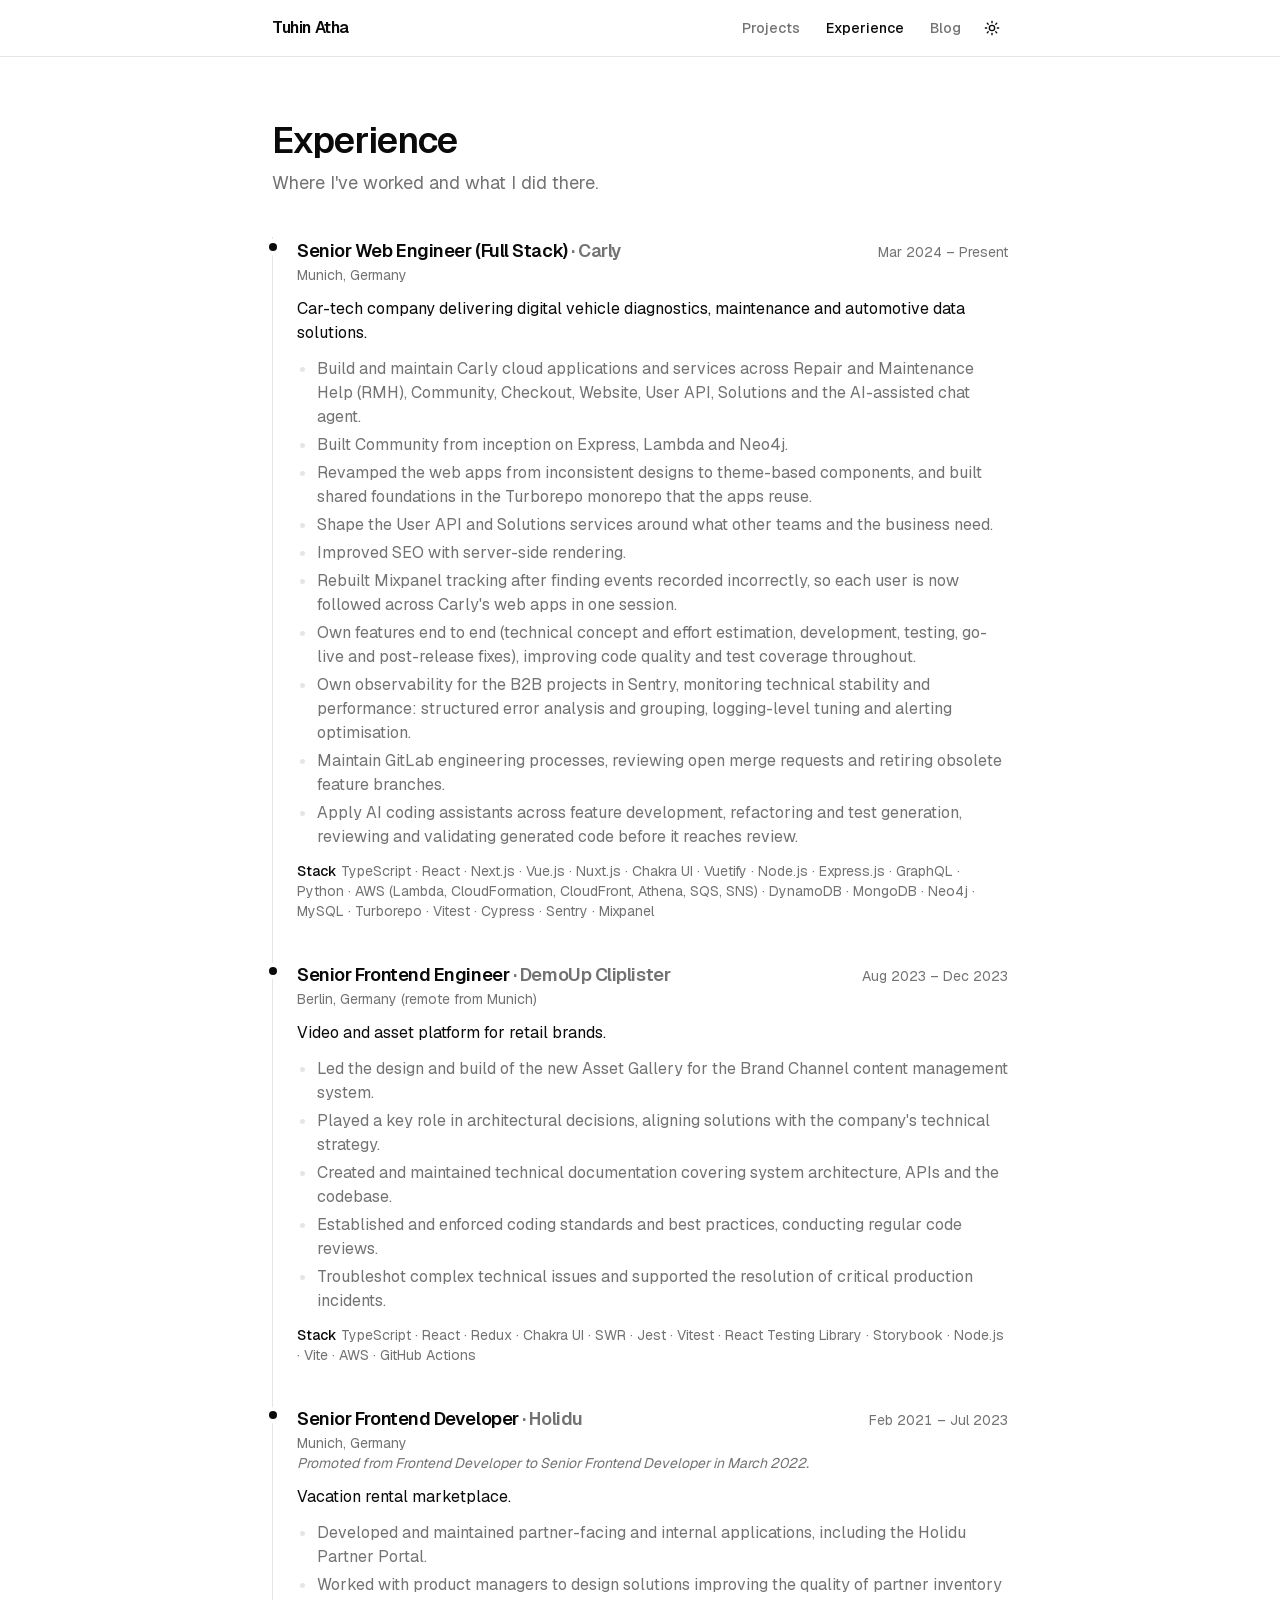
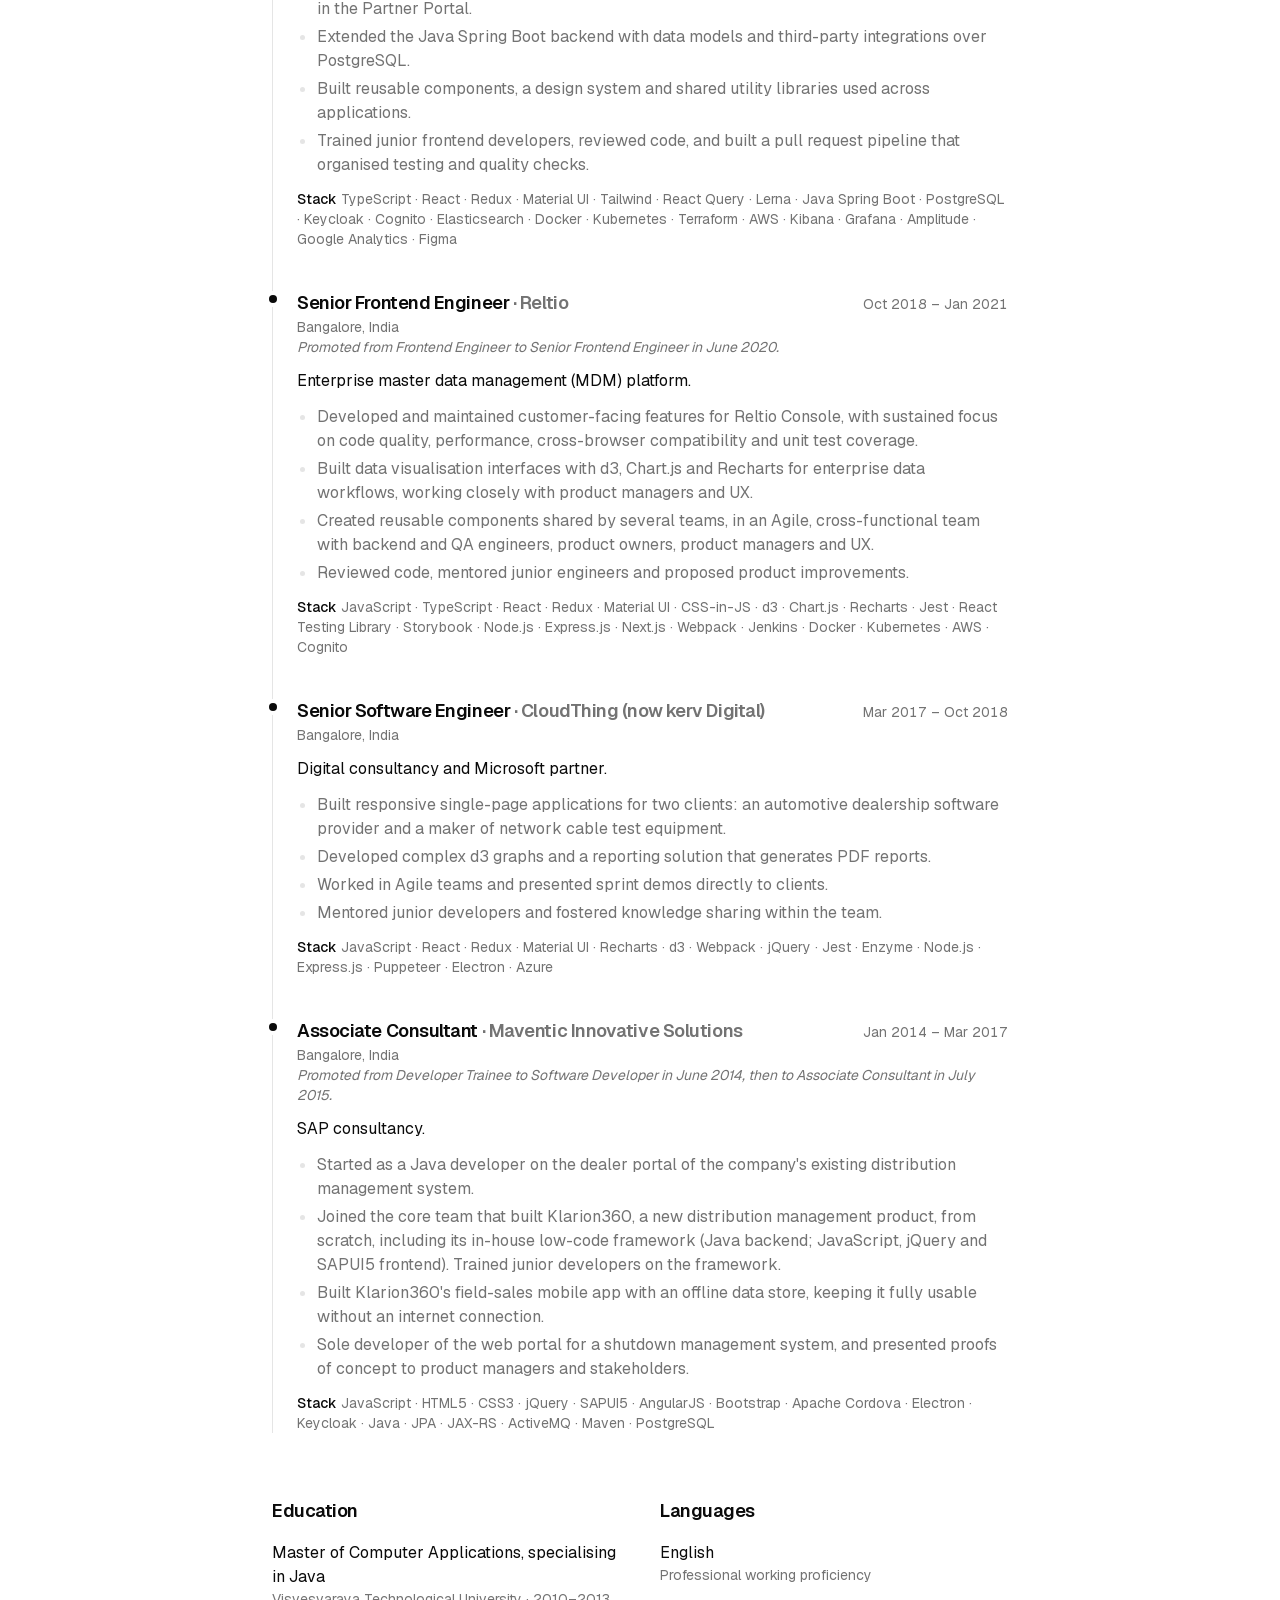
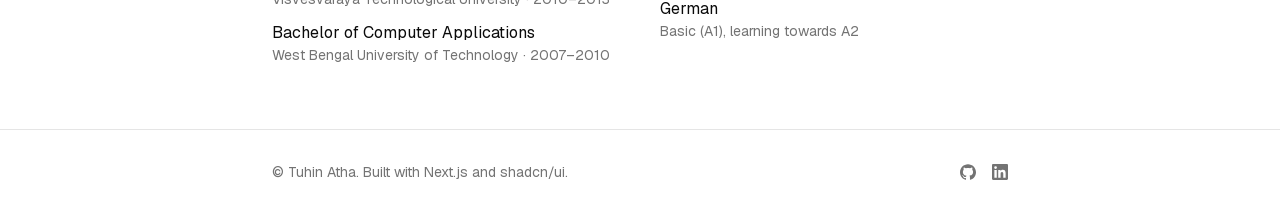
<file: experience/index.html>
<!DOCTYPE html><html lang="en" class="_7725RG_variable _8Li5zG_variable h-full antialiased"><head><meta charSet="utf-8"/><meta name="viewport" content="width=device-width, initial-scale=1"/><link rel="preload" href="/_next/static/media/797e433ab948586e-s.p.0r6juujl39pe6.woff2" as="font" crossorigin="" type="font/woff2"/><link rel="preload" href="/_next/static/media/caa3a2e1cccd8315-s.p.0wgildi0cnwt9.woff2" as="font" crossorigin="" type="font/woff2"/><link rel="stylesheet" href="/_next/static/chunks/0ir-5_pjg5b0k.css" data-precedence="next"/><link rel="preload" as="script" fetchPriority="low" href="/_next/static/chunks/1xuvhrqr2dk3_.js"/><script src="/_next/static/chunks/0o2_wt499xvls.js" async=""></script><script src="/_next/static/chunks/44ne-l9m6hul_.js" async=""></script><script src="/_next/static/chunks/15p5ur1pxkzql.js" async=""></script><script src="/_next/static/chunks/turbopack-3-ry682tkyiqk.js" async=""></script><script src="/_next/static/chunks/232mtscz61mx-.js" async=""></script><script src="/_next/static/chunks/1jaio21tu8k3u.js" async=""></script><title>Experience · Tuhin Atha</title><meta name="description" content="Where I&#x27;ve worked and what I did there."/><meta property="og:title" content="Experience · Tuhin Atha"/><meta property="og:description" content="Where I&#x27;ve worked and what I did there."/><meta property="og:url" content="https://tuhinatha.github.io/"/><meta property="og:site_name" content="Tuhin Atha"/><meta property="og:type" content="website"/><meta name="twitter:card" content="summary"/><meta name="twitter:title" content="Experience · Tuhin Atha"/><meta name="twitter:description" content="Where I&#x27;ve worked and what I did there."/><link rel="icon" href="/favicon.ico?favicon.117ezoe8m31dk.ico" sizes="48x48" type="image/x-icon"/><meta name="next-size-adjust" content=""/><script src="/_next/static/chunks/0cz1d0mv5g_q7.js" noModule=""></script></head><body class="flex min-h-full flex-col"><div hidden=""><!--$--><!--/$--></div><script>((a,b,c,d,e,f,g,h)=>{let i=document.documentElement,j=["light","dark"];function k(b){var c;(Array.isArray(a)?a:[a]).forEach(a=>{let c="class"===a,d=c&&f?e.map(a=>f[a]||a):e;c?(i.classList.remove(...d),i.classList.add(f&&f[b]?f[b]:b)):i.setAttribute(a,b)}),c=b,h&&j.includes(c)&&(i.style.colorScheme=c)}if(d)k(d);else try{let a=localStorage.getItem(b)||c,d=g&&"system"===a?window.matchMedia("(prefers-color-scheme: dark)").matches?"dark":"light":a;k(d)}catch(a){}})("class","theme","system",null,["light","dark"],null,true,true)</script><header class="sticky top-0 z-40 border-b bg-background/80 backdrop-blur"><div class="mx-auto flex h-14 max-w-3xl items-center justify-between px-4"><a class="font-heading font-semibold tracking-tight" href="/">Tuhin Atha</a><nav class="hidden items-center gap-1 sm:flex"><a data-slot="button" data-variant="ghost" data-size="default" class="group/button inline-flex shrink-0 items-center justify-center rounded-lg border border-transparent bg-clip-padding text-sm font-medium whitespace-nowrap transition-all outline-none select-none focus-visible:border-ring focus-visible:ring-3 focus-visible:ring-ring/50 active:not-aria-[haspopup]:translate-y-px disabled:pointer-events-none disabled:opacity-50 aria-invalid:border-destructive aria-invalid:ring-3 aria-invalid:ring-destructive/20 dark:aria-invalid:border-destructive/50 dark:aria-invalid:ring-destructive/40 [&amp;_svg]:pointer-events-none [&amp;_svg]:shrink-0 [&amp;_svg:not([class*=&#x27;size-&#x27;])]:size-4 hover:bg-muted hover:text-foreground aria-expanded:bg-muted aria-expanded:text-foreground dark:hover:bg-muted/50 h-8 gap-1.5 px-2.5 has-data-[icon=inline-end]:pr-2 has-data-[icon=inline-start]:pl-2 text-muted-foreground" href="/projects/">Projects</a><a data-slot="button" data-variant="ghost" data-size="default" class="group/button inline-flex shrink-0 items-center justify-center rounded-lg border border-transparent bg-clip-padding text-sm font-medium whitespace-nowrap transition-all outline-none select-none focus-visible:border-ring focus-visible:ring-3 focus-visible:ring-ring/50 active:not-aria-[haspopup]:translate-y-px disabled:pointer-events-none disabled:opacity-50 aria-invalid:border-destructive aria-invalid:ring-3 aria-invalid:ring-destructive/20 dark:aria-invalid:border-destructive/50 dark:aria-invalid:ring-destructive/40 [&amp;_svg]:pointer-events-none [&amp;_svg]:shrink-0 [&amp;_svg:not([class*=&#x27;size-&#x27;])]:size-4 hover:bg-muted hover:text-foreground aria-expanded:bg-muted aria-expanded:text-foreground dark:hover:bg-muted/50 h-8 gap-1.5 px-2.5 has-data-[icon=inline-end]:pr-2 has-data-[icon=inline-start]:pl-2 text-foreground" href="/experience/">Experience</a><a data-slot="button" data-variant="ghost" data-size="default" class="group/button inline-flex shrink-0 items-center justify-center rounded-lg border border-transparent bg-clip-padding text-sm font-medium whitespace-nowrap transition-all outline-none select-none focus-visible:border-ring focus-visible:ring-3 focus-visible:ring-ring/50 active:not-aria-[haspopup]:translate-y-px disabled:pointer-events-none disabled:opacity-50 aria-invalid:border-destructive aria-invalid:ring-3 aria-invalid:ring-destructive/20 dark:aria-invalid:border-destructive/50 dark:aria-invalid:ring-destructive/40 [&amp;_svg]:pointer-events-none [&amp;_svg]:shrink-0 [&amp;_svg:not([class*=&#x27;size-&#x27;])]:size-4 hover:bg-muted hover:text-foreground aria-expanded:bg-muted aria-expanded:text-foreground dark:hover:bg-muted/50 h-8 gap-1.5 px-2.5 has-data-[icon=inline-end]:pr-2 has-data-[icon=inline-start]:pl-2 text-muted-foreground" href="/blog/">Blog</a><button data-slot="dropdown-menu-trigger" data-variant="ghost" data-size="icon" class="group/button inline-flex shrink-0 items-center justify-center rounded-lg border border-transparent bg-clip-padding text-sm font-medium whitespace-nowrap transition-all outline-none select-none focus-visible:border-ring focus-visible:ring-3 focus-visible:ring-ring/50 active:not-aria-[haspopup]:translate-y-px disabled:pointer-events-none disabled:opacity-50 aria-invalid:border-destructive aria-invalid:ring-3 aria-invalid:ring-destructive/20 dark:aria-invalid:border-destructive/50 dark:aria-invalid:ring-destructive/40 [&amp;_svg]:pointer-events-none [&amp;_svg]:shrink-0 [&amp;_svg:not([class*=&#x27;size-&#x27;])]:size-4 hover:bg-muted hover:text-foreground aria-expanded:bg-muted aria-expanded:text-foreground dark:hover:bg-muted/50 size-8" aria-label="Toggle theme" type="button" id="radix-_R_adb_" aria-haspopup="menu" aria-expanded="false" data-state="closed"><svg xmlns="http://www.w3.org/2000/svg" width="24" height="24" viewBox="0 0 24 24" fill="none" stroke="currentColor" stroke-width="2" stroke-linecap="round" stroke-linejoin="round" class="lucide lucide-sun scale-100 rotate-0 transition-all dark:scale-0 dark:-rotate-90" aria-hidden="true"><circle cx="12" cy="12" r="4"></circle><path d="M12 2v2"></path><path d="M12 20v2"></path><path d="m4.93 4.93 1.41 1.41"></path><path d="m17.66 17.66 1.41 1.41"></path><path d="M2 12h2"></path><path d="M20 12h2"></path><path d="m6.34 17.66-1.41 1.41"></path><path d="m19.07 4.93-1.41 1.41"></path></svg><svg xmlns="http://www.w3.org/2000/svg" width="24" height="24" viewBox="0 0 24 24" fill="none" stroke="currentColor" stroke-width="2" stroke-linecap="round" stroke-linejoin="round" class="lucide lucide-moon absolute scale-0 rotate-90 transition-all dark:scale-100 dark:rotate-0" aria-hidden="true"><path d="M20.985 12.486a9 9 0 1 1-9.473-9.472c.405-.022.617.46.402.803a6 6 0 0 0 8.268 8.268c.344-.215.825-.004.803.401"></path></svg></button></nav><div class="flex items-center gap-1 sm:hidden"><button data-slot="dropdown-menu-trigger" data-variant="ghost" data-size="icon" class="group/button inline-flex shrink-0 items-center justify-center rounded-lg border border-transparent bg-clip-padding text-sm font-medium whitespace-nowrap transition-all outline-none select-none focus-visible:border-ring focus-visible:ring-3 focus-visible:ring-ring/50 active:not-aria-[haspopup]:translate-y-px disabled:pointer-events-none disabled:opacity-50 aria-invalid:border-destructive aria-invalid:ring-3 aria-invalid:ring-destructive/20 dark:aria-invalid:border-destructive/50 dark:aria-invalid:ring-destructive/40 [&amp;_svg]:pointer-events-none [&amp;_svg]:shrink-0 [&amp;_svg:not([class*=&#x27;size-&#x27;])]:size-4 hover:bg-muted hover:text-foreground aria-expanded:bg-muted aria-expanded:text-foreground dark:hover:bg-muted/50 size-8" aria-label="Toggle theme" type="button" id="radix-_R_7db_" aria-haspopup="menu" aria-expanded="false" data-state="closed"><svg xmlns="http://www.w3.org/2000/svg" width="24" height="24" viewBox="0 0 24 24" fill="none" stroke="currentColor" stroke-width="2" stroke-linecap="round" stroke-linejoin="round" class="lucide lucide-sun scale-100 rotate-0 transition-all dark:scale-0 dark:-rotate-90" aria-hidden="true"><circle cx="12" cy="12" r="4"></circle><path d="M12 2v2"></path><path d="M12 20v2"></path><path d="m4.93 4.93 1.41 1.41"></path><path d="m17.66 17.66 1.41 1.41"></path><path d="M2 12h2"></path><path d="M20 12h2"></path><path d="m6.34 17.66-1.41 1.41"></path><path d="m19.07 4.93-1.41 1.41"></path></svg><svg xmlns="http://www.w3.org/2000/svg" width="24" height="24" viewBox="0 0 24 24" fill="none" stroke="currentColor" stroke-width="2" stroke-linecap="round" stroke-linejoin="round" class="lucide lucide-moon absolute scale-0 rotate-90 transition-all dark:scale-100 dark:rotate-0" aria-hidden="true"><path d="M20.985 12.486a9 9 0 1 1-9.473-9.472c.405-.022.617.46.402.803a6 6 0 0 0 8.268 8.268c.344-.215.825-.004.803.401"></path></svg></button><button data-slot="sheet-trigger" data-variant="ghost" data-size="icon" class="group/button inline-flex shrink-0 items-center justify-center rounded-lg border border-transparent bg-clip-padding text-sm font-medium whitespace-nowrap transition-all outline-none select-none focus-visible:border-ring focus-visible:ring-3 focus-visible:ring-ring/50 active:not-aria-[haspopup]:translate-y-px disabled:pointer-events-none disabled:opacity-50 aria-invalid:border-destructive aria-invalid:ring-3 aria-invalid:ring-destructive/20 dark:aria-invalid:border-destructive/50 dark:aria-invalid:ring-destructive/40 [&amp;_svg]:pointer-events-none [&amp;_svg]:shrink-0 [&amp;_svg:not([class*=&#x27;size-&#x27;])]:size-4 hover:bg-muted hover:text-foreground aria-expanded:bg-muted aria-expanded:text-foreground dark:hover:bg-muted/50 size-8" aria-label="Open menu" type="button" aria-haspopup="dialog" aria-expanded="false" data-state="closed"><svg xmlns="http://www.w3.org/2000/svg" width="24" height="24" viewBox="0 0 24 24" fill="none" stroke="currentColor" stroke-width="2" stroke-linecap="round" stroke-linejoin="round" class="lucide lucide-menu" aria-hidden="true"><path d="M4 5h16"></path><path d="M4 12h16"></path><path d="M4 19h16"></path></svg></button></div></div></header><main class="mx-auto w-full max-w-3xl flex-1 px-4 py-12 sm:py-16"><div class="mb-10 space-y-2"><h1 class="font-heading text-3xl font-semibold tracking-tight sm:text-4xl">Experience</h1><p class="text-lg text-muted-foreground">Where I&#x27;ve worked and what I did there.</p></div><ol class="relative space-y-10 border-l pl-6"><li class="relative"><span class="absolute top-1.5 -left-[calc(1.5rem+4.5px)] size-2 rounded-full bg-foreground ring-4 ring-background"></span><div class="flex flex-col gap-1 sm:flex-row sm:items-baseline sm:justify-between"><h2 class="font-heading text-lg font-semibold tracking-tight">Senior Web Engineer (Full Stack)<span class="text-muted-foreground"> · <!-- -->Carly</span></h2><p class="shrink-0 text-sm text-muted-foreground tabular-nums">Mar 2024<!-- --> – <!-- -->Present</p></div><p class="text-sm text-muted-foreground">Munich, Germany</p><p class="mt-3">Car-tech company delivering digital vehicle diagnostics, maintenance and automotive data solutions.</p><ul class="mt-3 list-disc space-y-1 pl-5 text-muted-foreground marker:text-border"><li>Build and maintain Carly cloud applications and services across Repair and Maintenance Help (RMH), Community, Checkout, Website, User API, Solutions and the AI-assisted chat agent.</li><li>Built Community from inception on Express, Lambda and Neo4j.</li><li>Revamped the web apps from inconsistent designs to theme-based components, and built shared foundations in the Turborepo monorepo that the apps reuse.</li><li>Shape the User API and Solutions services around what other teams and the business need.</li><li>Improved SEO with server-side rendering.</li><li>Rebuilt Mixpanel tracking after finding events recorded incorrectly, so each user is now followed across Carly&#x27;s web apps in one session.</li><li>Own features end to end (technical concept and effort estimation, development, testing, go-live and post-release fixes), improving code quality and test coverage throughout.</li><li>Own observability for the B2B projects in Sentry, monitoring technical stability and performance: structured error analysis and grouping, logging-level tuning and alerting optimisation.</li><li>Maintain GitLab engineering processes, reviewing open merge requests and retiring obsolete feature branches.</li><li>Apply AI coding assistants across feature development, refactoring and test generation, reviewing and validating generated code before it reaches review.</li></ul><p class="mt-3 text-sm text-muted-foreground"><span class="font-medium text-foreground">Stack</span> <!-- -->TypeScript · React · Next.js · Vue.js · Nuxt.js · Chakra UI · Vuetify · Node.js · Express.js · GraphQL · Python · AWS (Lambda, CloudFormation, CloudFront, Athena, SQS, SNS) · DynamoDB · MongoDB · Neo4j · MySQL · Turborepo · Vitest · Cypress · Sentry · Mixpanel</p></li><li class="relative"><span class="absolute top-1.5 -left-[calc(1.5rem+4.5px)] size-2 rounded-full bg-foreground ring-4 ring-background"></span><div class="flex flex-col gap-1 sm:flex-row sm:items-baseline sm:justify-between"><h2 class="font-heading text-lg font-semibold tracking-tight">Senior Frontend Engineer<span class="text-muted-foreground"> · <!-- -->DemoUp Cliplister</span></h2><p class="shrink-0 text-sm text-muted-foreground tabular-nums">Aug 2023<!-- --> – <!-- -->Dec 2023</p></div><p class="text-sm text-muted-foreground">Berlin, Germany (remote from Munich)</p><p class="mt-3">Video and asset platform for retail brands.</p><ul class="mt-3 list-disc space-y-1 pl-5 text-muted-foreground marker:text-border"><li>Led the design and build of the new Asset Gallery for the Brand Channel content management system.</li><li>Played a key role in architectural decisions, aligning solutions with the company&#x27;s technical strategy.</li><li>Created and maintained technical documentation covering system architecture, APIs and the codebase.</li><li>Established and enforced coding standards and best practices, conducting regular code reviews.</li><li>Troubleshot complex technical issues and supported the resolution of critical production incidents.</li></ul><p class="mt-3 text-sm text-muted-foreground"><span class="font-medium text-foreground">Stack</span> <!-- -->TypeScript · React · Redux · Chakra UI · SWR · Jest · Vitest · React Testing Library · Storybook · Node.js · Vite · AWS · GitHub Actions</p></li><li class="relative"><span class="absolute top-1.5 -left-[calc(1.5rem+4.5px)] size-2 rounded-full bg-foreground ring-4 ring-background"></span><div class="flex flex-col gap-1 sm:flex-row sm:items-baseline sm:justify-between"><h2 class="font-heading text-lg font-semibold tracking-tight">Senior Frontend Developer<span class="text-muted-foreground"> · <!-- -->Holidu</span></h2><p class="shrink-0 text-sm text-muted-foreground tabular-nums">Feb 2021<!-- --> – <!-- -->Jul 2023</p></div><p class="text-sm text-muted-foreground">Munich, Germany</p><p class="text-sm text-muted-foreground italic">Promoted from Frontend Developer to Senior Frontend Developer in March 2022.</p><p class="mt-3">Vacation rental marketplace.</p><ul class="mt-3 list-disc space-y-1 pl-5 text-muted-foreground marker:text-border"><li>Developed and maintained partner-facing and internal applications, including the Holidu Partner Portal.</li><li>Worked with product managers to design solutions improving the quality of partner inventory in the Partner Portal.</li><li>Extended the Java Spring Boot backend with data models and third-party integrations over PostgreSQL.</li><li>Built reusable components, a design system and shared utility libraries used across applications.</li><li>Trained junior frontend developers, reviewed code, and built a pull request pipeline that organised testing and quality checks.</li></ul><p class="mt-3 text-sm text-muted-foreground"><span class="font-medium text-foreground">Stack</span> <!-- -->TypeScript · React · Redux · Material UI · Tailwind · React Query · Lerna · Java Spring Boot · PostgreSQL · Keycloak · Cognito · Elasticsearch · Docker · Kubernetes · Terraform · AWS · Kibana · Grafana · Amplitude · Google Analytics · Figma</p></li><li class="relative"><span class="absolute top-1.5 -left-[calc(1.5rem+4.5px)] size-2 rounded-full bg-foreground ring-4 ring-background"></span><div class="flex flex-col gap-1 sm:flex-row sm:items-baseline sm:justify-between"><h2 class="font-heading text-lg font-semibold tracking-tight">Senior Frontend Engineer<span class="text-muted-foreground"> · <!-- -->Reltio</span></h2><p class="shrink-0 text-sm text-muted-foreground tabular-nums">Oct 2018<!-- --> – <!-- -->Jan 2021</p></div><p class="text-sm text-muted-foreground">Bangalore, India</p><p class="text-sm text-muted-foreground italic">Promoted from Frontend Engineer to Senior Frontend Engineer in June 2020.</p><p class="mt-3">Enterprise master data management (MDM) platform.</p><ul class="mt-3 list-disc space-y-1 pl-5 text-muted-foreground marker:text-border"><li>Developed and maintained customer-facing features for Reltio Console, with sustained focus on code quality, performance, cross-browser compatibility and unit test coverage.</li><li>Built data visualisation interfaces with d3, Chart.js and Recharts for enterprise data workflows, working closely with product managers and UX.</li><li>Created reusable components shared by several teams, in an Agile, cross-functional team with backend and QA engineers, product owners, product managers and UX.</li><li>Reviewed code, mentored junior engineers and proposed product improvements.</li></ul><p class="mt-3 text-sm text-muted-foreground"><span class="font-medium text-foreground">Stack</span> <!-- -->JavaScript · TypeScript · React · Redux · Material UI · CSS-in-JS · d3 · Chart.js · Recharts · Jest · React Testing Library · Storybook · Node.js · Express.js · Next.js · Webpack · Jenkins · Docker · Kubernetes · AWS · Cognito</p></li><li class="relative"><span class="absolute top-1.5 -left-[calc(1.5rem+4.5px)] size-2 rounded-full bg-foreground ring-4 ring-background"></span><div class="flex flex-col gap-1 sm:flex-row sm:items-baseline sm:justify-between"><h2 class="font-heading text-lg font-semibold tracking-tight">Senior Software Engineer<span class="text-muted-foreground"> · <!-- -->CloudThing (now kerv Digital)</span></h2><p class="shrink-0 text-sm text-muted-foreground tabular-nums">Mar 2017<!-- --> – <!-- -->Oct 2018</p></div><p class="text-sm text-muted-foreground">Bangalore, India</p><p class="mt-3">Digital consultancy and Microsoft partner.</p><ul class="mt-3 list-disc space-y-1 pl-5 text-muted-foreground marker:text-border"><li>Built responsive single-page applications for two clients: an automotive dealership software provider and a maker of network cable test equipment.</li><li>Developed complex d3 graphs and a reporting solution that generates PDF reports.</li><li>Worked in Agile teams and presented sprint demos directly to clients.</li><li>Mentored junior developers and fostered knowledge sharing within the team.</li></ul><p class="mt-3 text-sm text-muted-foreground"><span class="font-medium text-foreground">Stack</span> <!-- -->JavaScript · React · Redux · Material UI · Recharts · d3 · Webpack · jQuery · Jest · Enzyme · Node.js · Express.js · Puppeteer · Electron · Azure</p></li><li class="relative"><span class="absolute top-1.5 -left-[calc(1.5rem+4.5px)] size-2 rounded-full bg-foreground ring-4 ring-background"></span><div class="flex flex-col gap-1 sm:flex-row sm:items-baseline sm:justify-between"><h2 class="font-heading text-lg font-semibold tracking-tight">Associate Consultant<span class="text-muted-foreground"> · <!-- -->Maventic Innovative Solutions</span></h2><p class="shrink-0 text-sm text-muted-foreground tabular-nums">Jan 2014<!-- --> – <!-- -->Mar 2017</p></div><p class="text-sm text-muted-foreground">Bangalore, India</p><p class="text-sm text-muted-foreground italic">Promoted from Developer Trainee to Software Developer in June 2014, then to Associate Consultant in July 2015.</p><p class="mt-3">SAP consultancy.</p><ul class="mt-3 list-disc space-y-1 pl-5 text-muted-foreground marker:text-border"><li>Started as a Java developer on the dealer portal of the company&#x27;s existing distribution management system.</li><li>Joined the core team that built Klarion360, a new distribution management product, from scratch, including its in-house low-code framework (Java backend; JavaScript, jQuery and SAPUI5 frontend). Trained junior developers on the framework.</li><li>Built Klarion360&#x27;s field-sales mobile app with an offline data store, keeping it fully usable without an internet connection.</li><li>Sole developer of the web portal for a shutdown management system, and presented proofs of concept to product managers and stakeholders.</li></ul><p class="mt-3 text-sm text-muted-foreground"><span class="font-medium text-foreground">Stack</span> <!-- -->JavaScript · HTML5 · CSS3 · jQuery · SAPUI5 · AngularJS · Bootstrap · Apache Cordova · Electron · Keycloak · Java · JPA · JAX-RS · ActiveMQ · Maven · PostgreSQL</p></li></ol><section class="mt-16 grid gap-10 sm:grid-cols-2"><div><h2 class="mb-4 font-heading text-lg font-semibold tracking-tight">Education</h2><ul class="space-y-3"><li><p>Master of Computer Applications, specialising in Java</p><p class="text-sm text-muted-foreground">Visvesvaraya Technological University<!-- --> · <!-- -->2010–2013</p></li><li><p>Bachelor of Computer Applications</p><p class="text-sm text-muted-foreground">West Bengal University of Technology<!-- --> · <!-- -->2007–2010</p></li></ul></div><div><h2 class="mb-4 font-heading text-lg font-semibold tracking-tight">Languages</h2><ul class="space-y-3"><li><p>English</p><p class="text-sm text-muted-foreground">Professional working proficiency</p></li><li><p>German</p><p class="text-sm text-muted-foreground">Basic (A1), learning towards A2</p></li></ul></div></section><!--$--><!--/$--></main><footer class="border-t"><div class="mx-auto flex max-w-3xl flex-col items-center justify-between gap-4 px-4 py-8 text-sm text-muted-foreground sm:flex-row"><p>© <!-- -->Tuhin Atha<!-- -->. Built with Next.js and shadcn/ui.</p><div class="flex items-center gap-4"><a href="https://github.com/TuhinAtha" target="_blank" rel="noopener noreferrer" aria-label="GitHub" class="transition-colors hover:text-foreground"><svg viewBox="0 0 24 24" fill="currentColor" aria-hidden="true" class="size-4"><path d="M12 .297c-6.63 0-12 5.373-12 12 0 5.303 3.438 9.8 8.205 11.385.6.113.82-.258.82-.577 0-.285-.01-1.04-.015-2.04-3.338.724-4.042-1.61-4.042-1.61C4.422 18.07 3.633 17.7 3.633 17.7c-1.087-.744.084-.729.084-.729 1.205.084 1.838 1.236 1.838 1.236 1.07 1.835 2.809 1.305 3.495.998.108-.776.417-1.305.76-1.605-2.665-.3-5.466-1.332-5.466-5.93 0-1.31.465-2.38 1.235-3.22-.135-.303-.54-1.523.105-3.176 0 0 1.005-.322 3.3 1.23.96-.267 1.98-.399 3-.405 1.02.006 2.04.138 3 .405 2.28-1.552 3.285-1.23 3.285-1.23.645 1.653.24 2.873.12 3.176.765.84 1.23 1.91 1.23 3.22 0 4.61-2.805 5.625-5.475 5.92.42.36.81 1.096.81 2.22 0 1.606-.015 2.896-.015 3.286 0 .315.21.69.825.57C20.565 22.092 24 17.592 24 12.297c0-6.627-5.373-12-12-12"></path></svg></a><a href="https://www.linkedin.com/in/tuhin-atha" target="_blank" rel="noopener noreferrer" aria-label="LinkedIn" class="transition-colors hover:text-foreground"><svg viewBox="0 0 24 24" fill="currentColor" aria-hidden="true" class="size-4"><path d="M20.447 20.452h-3.554v-5.569c0-1.328-.027-3.037-1.852-3.037-1.853 0-2.136 1.445-2.136 2.939v5.667H9.351V9h3.414v1.561h.046c.477-.9 1.637-1.85 3.37-1.85 3.601 0 4.267 2.37 4.267 5.455v6.286zM5.337 7.433a2.062 2.062 0 1 1 0-4.125 2.062 2.062 0 0 1 0 4.125zm1.782 13.019H3.555V9h3.564v11.452zM22.225 0H1.771C.792 0 0 .774 0 1.729v20.542C0 23.227.792 24 1.771 24h20.451C23.2 24 24 23.227 24 22.271V1.729C24 .774 23.2 0 22.222 0h.003z"></path></svg></a></div></div></footer><script id="_R_">(globalThis["TURBOPACK"] || (globalThis["TURBOPACK"] = [])).push({"otherChunks":["static/chunks/1xuvhrqr2dk3_.js","static/chunks/0o2_wt499xvls.js","static/chunks/44ne-l9m6hul_.js","static/chunks/15p5ur1pxkzql.js"],"runtimeModuleIds":[39961]});</script><script src="/_next/static/chunks/1xuvhrqr2dk3_.js" async=""></script><script>(self.__next_f=self.__next_f||[]).push([0])</script><script>self.__next_f.push([1,"1:\"$Sreact.fragment\"\n2:\"/_next/static/chunks/232mtscz61mx-.js\"\n3:\"/_next/static/chunks/1jaio21tu8k3u.js\"\n4:I[83574,[\"$2\",\"$3\"],\"ThemeProvider\"]\n5:I[84442,[\"$2\",\"$3\"],\"SiteHeader\"]\n6:I[80331,[\"$2\",\"$3\"],\"default\"]\n7:I[60405,[\"$2\",\"$3\"],\"default\"]\n8:I[3320,[\"$2\",\"$3\"],\"\"]\n10:I[73425,[\"$2\",\"$3\"],\"default\",1]\n:HL[\"/_next/static/chunks/0ir-5_pjg5b0k.css\",\"style\"]\n:HL[\"/_next/static/media/797e433ab948586e-s.p.0r6juujl39pe6.woff2\",\"font\",{\"crossOrigin\":\"\",\"type\":\"font/woff2\"}]\n:HL[\"/_next/static/media/caa3a2e1cccd8315-s.p.0wgildi0cnwt9.woff2\",\"font\",{\"crossOrigin\":\"\",\"type\":\"font/woff2\"}]\nc:X\nd:[[\"children\",{\"s\":\"__PAGE__\",\"h\":512,\"d\":{\"r\":\"$Le\",\"p\":false,\"v\":null}}]]\na:[[\"children\",{\"s\":\"experience\",\"h\":512,\"d\":{\"r\":\"$Lb\",\"p\":false,\"v\":\"$c\"},\"c\":\"$Qd\"}]]\n0:{\"P\":null,\"c\":[\"\",\"experience\",\"\"],\"q\":\"\",\"i\":false,\"t\":{\"t\":{\"s\":\"\",\"h\":528,\"d\":{\"r\":[\"$\",\"$1\",\"c\",{\"children\":[[[\"$\",\"link\",\"0\",{\"rel\":\"stylesheet\",\"href\":\"/_next/static/chunks/0ir-5_pjg5b0k.css\",\"precedence\":\"next\",\"crossOrigin\":\"$undefined\",\"nonce\":\"$undefined\"}],[\"$\",\"script\",\"script-0\",{\"src\":\"/_next/static/chunks/232mtscz61mx-.js\",\"async\":true,\"nonce\":\"$undefined\"}],[\"$\",\"script\",\"script-1\",{\"src\":\"/_next/static/chunks/1jaio21tu8k3u.js\",\"async\":true,\"nonce\":\"$undefined\"}]],[\"$\",\"html\",null,{\"lang\":\"en\",\"className\":\"_7725RG_variable _8Li5zG_variable h-full antialiased\",\"suppressHydrationWarning\":true,\"children\":[\"$\",\"body\",null,{\"className\":\"flex min-h-full flex-col\",\"children\":[\"$\",\"$L4\",null,{\"attribute\":\"class\",\"defaultTheme\":\"system\",\"enableSystem\":true,\"disableTransitionOnChange\":true,\"children\":[[\"$\",\"$L5\",null,{}],[\"$\",\"main\",null,{\"className\":\"mx-auto w-full max-w-3xl flex-1 px-4 py-12 sm:py-16\",\"children\":[\"$\",\"$L6\",null,{\"parallelRouterKey\":\"children\",\"error\":\"$undefined\",\"errorStyles\":\"$undefined\",\"errorScripts\":\"$undefined\",\"template\":[\"$\",\"$L7\",null,{}],\"templateStyles\":\"$undefined\",\"templateScripts\":\"$undefined\",\"notFound\":[[\"$\",\"div\",null,{\"className\":\"flex flex-col items-center gap-4 py-24 text-center\",\"children\":[[\"$\",\"p\",null,{\"className\":\"text-sm font-medium text-muted-foreground\",\"children\":\"404\"}],[\"$\",\"h1\",null,{\"className\":\"font-heading text-3xl font-semibold tracking-tight\",\"children\":\"Page not found\"}],[\"$\",\"p\",null,{\"className\":\"text-muted-foreground\",\"children\":\"The page you're looking for doesn't exist.\"}],[\"$\",\"$L8\",null,{\"href\":\"/\",\"children\":\"Back home\",\"data-slot\":\"button\",\"data-variant\":\"default\",\"data-size\":\"default\",\"className\":\"group/button inline-flex shrink-0 items-center justify-center rounded-lg border border-transparent bg-clip-padding text-sm font-medium whitespace-nowrap transition-all outline-none select-none focus-visible:border-ring focus-visible:ring-3 focus-visible:ring-ring/50 active:not-aria-[haspopup]:translate-y-px disabled:pointer-events-none disabled:opacity-50 aria-invalid:border-destructive aria-invalid:ring-3 aria-invalid:ring-destructive/20 dark:aria-invalid:border-destructive/50 dark:aria-invalid:ring-destructive/40 [\u0026_svg]:pointer-events-none [\u0026_svg]:shrink-0 [\u0026_svg:not([class*='size-'])]:size-4 bg-primary text-primary-foreground hover:bg-primary/80 h-8 gap-1.5 px-2.5 has-data-[icon=inline-end]:pr-2 has-data-[icon=inline-start]:pl-2\",\"ref\":null}]]}],[]],\"forbidden\":\"$undefined\",\"unauthorized\":\"$undefined\"}]}],[\"$\",\"footer\",null,{\"className\":\"border-t\",\"children\":[\"$\",\"div\",null,{\"className\":\"mx-auto flex max-w-3xl flex-col items-center justify-between gap-4 px-4 py-8 text-sm text-muted-foreground sm:flex-row\",\"children\":[[\"$\",\"p\",null,{\"children\":[\"© \",\"Tuhin Atha\",\". Built with Next.js and shadcn/ui.\"]}],[\"$\",\"div\",null,{\"className\":\"flex items-center gap-4\",\"children\":[[\"$\",\"a\",\"GitHub\",{\"href\":\"https://github.com/TuhinAtha\",\"target\":\"_blank\",\"rel\":\"noopener noreferrer\",\"aria-label\":\"GitHub\",\"className\":\"transition-colors hover:text-foreground\",\"children\":[\"$\",\"svg\",null,{\"viewBox\":\"0 0 24 24\",\"fill\":\"currentColor\",\"aria-hidden\":\"true\",\"className\":\"size-4\",\"children\":[\"$\",\"path\",null,{\"d\":\"M12 .297c-6.63 0-12 5.373-12 12 0 5.303 3.438 9.8 8.205 11.385.6.113.82-.258.82-.577 0-.285-.01-1.04-.015-2.04-3.338.724-4.042-1.61-4.042-1.61C4.422 18.07 3.633 17.7 3.633 17.7c-1.087-.744.084-.729.084-.729 1.205.084 1.838 1.236 1.838 1.236 1.07 1.835 2.809 1.305 3.495.998.108-.776.417-1.305.76-1.605-2.665-.3-5.466-1.332-5.466-5.93 0-1.31.465-2.38 1.235-3.22-.135-.303-.54-1.523.105-3.176 0 0 1.005-.322 3.3 1.23.96-.267 1.98-.399 3-.405 1.02.006 2.04.138 3 .405 2.28-1.552 3.285-1.23 3.285-1.23.645 1.653.24 2.873.12 3.176.765.84 1.23 1.91 1.23 3.22 0 4.61-2.805 5.625-5.475 5.92.42.36.81 1.096.81 2.22 0 1.606-.015 2.896-.015 3.286 0 .315.21.69.825.57C20.565 22.092 24 17.592 24 12.297c0-6.627-5.373-12-12-12\"}]}]}],[\"$\",\"a\",\"LinkedIn\",{\"href\":\"https://www.linkedin.com/in/tuhin-atha\",\"target\":\"_blank\",\"rel\":\"noopener noreferrer\",\"aria-label\":\"LinkedIn\",\"className\":\"transition-colors hover:text-foreground\",\"children\":\"$L9\"}]]}]]}]}]]}]}]}]]}],\"p\":false,\"v\":null},\"c\":\"$Qa\"},\"h\":{\"r\":\"$Lf\",\"p\":false,\"v\":null}},\"m\":\"$undefined\",\"G\":[\"$10\",[\"$L11\"]],\"S\":true,\"r\":\"$undefined\",\"s\":\"$undefined\",\"a\":\"$undefined\",\"l\":\"$undefined\",\"p\":\"$undefined\",\"d\":\"$undefined\",\"b\":\"Ci2idcdr5MouT9MYgjqBE\"}\n1c:\"ViewportBoundary\"\n1d:I[24849,[\"$2\",\"$3\"],\"$1c\"]\n1f:\"MetadataBoundary\"\n20:I[24849,[\"$2\",\"$3\"],\"$1f\"]\n21:\"$Sreact.suspense\"\n9:[\"$\",\"svg\",null,{\"viewBox\":\"0 0 24 24\",\"fill\":\"currentColor\",\"aria-hidden\":\"true\",\"className\":\"size-4\",\"children\":[\"$\",\"path\",null,{\"d\":\"M20.447 20.452h-3.554v-5.569c0-1.328-.027-3.037-1.852-3.037-1.853 0-2.136 1.445-2.136 2.939v5.667H9.351V9h3.414v1.561h.046c.477-.9 1.637-1.85 3.37-1.85 3.601 0 4.267 2.37 4.267 5.455v6.286zM5.337 7.433a2.062 2.062 0 1 1 0-4.125 2.062 2.062 0 0 1 0 4.125zm1.782 13.019H3.555V9h3.564v11.452zM22.225 0H1.771C.792 0 0 .774 0 1.729v20.542C0 23.227.792 24 1.771 24h20.451C23.2 24 24 23.227 24 22.271V1.729C24 .774 23.2 0 22.222 0h.003z\"}]}]\nb:[\"$\",\"$1\",\"c\",{\"children\":[null,[\"$\",\"$L6\",null,{\"parallelRouterKey\":\"children\",\"error\":\"$undefined\",\"errorStyles\":\"$undefined\",\"errorScripts\":\"$undefined\",\"template\":[\"$\",\"$L7\",null,{}],\"templateStyles\":\"$undefined\",\"templateScripts\":\"$undefined\",\"notFound\":\"$undefined\",\"forbidden\":\"$undefined\",\"unauthorized\":\"$undefined\"}]]}]\ne:[\"$\",\"$1\",\"c\",{\"children\":[[[\"$\",\"div\",null,{\"className\":\"mb-10 space-y-2\",\"children\":[[\"$\",\"h1\",null,{\"className\":\"font-heading text-3xl font-semibold tracking-tight sm:text-4xl\",\"children\":\"Experience\"}],[\"$\",\"p\",null,{\"className\":\"text-lg text-muted-foreground\",\"children\":\"Where I've worked and what I did there.\"}]]}],[\"$\",\"ol\",null,{\"className\":\"relative space-y-10 border-l pl-6\",\"children\":[[\"$\",\"li\",\"Carly-Mar 2024\",{\"className\":\"relative\",\"children\":[[\"$\",\"span\",null,{\"className\":\"absolute top-1.5 -left-[calc(1.5rem+4.5px)] size-2 rounded-full bg-foreground ring-4 ring-background\"}],[\"$\",\"div\",null,{\"className\":\"flex flex-col gap-1 sm:flex-row sm:items-baseline sm:justify-between\",\"children\":[[\"$\",\"h2\",null,{\"className\":\"font-heading text-lg font-semibold tracking-tight\",\"children\":[\"Senior Web Engineer (Full Stack)\",[\"$\",\"span\",null,{\"className\":\"text-muted-foreground\",\"children\":[\" · \",\"Carly\"]}]]}],[\"$\",\"p\",null,{\"className\":\"shrink-0 text-sm text-muted-foreground tabular-nums\",\"children\":[\"Mar 2024\",\" – \",\"Present\"]}]]}],[\"$\",\"p\",null,{\"className\":\"text-sm text-muted-foreground\",\"children\":\"Munich, Germany\"}],\"$undefined\",[\"$\",\"p\",null,{\"className\":\"mt-3\",\"children\":\"Car-tech company delivering digital vehicle diagnostics, maintenance and automotive data solutions.\"}],[\"$\",\"ul\",null,{\"className\":\"mt-3 list-disc space-y-1 pl-5 text-muted-foreground marker:text-border\",\"children\":[[\"$\",\"li\",\"Build and maintain Carly cloud applications and services across Repair and Maintenance Help (RMH), Community, Checkout, Website, User API, Solutions and the AI-assisted chat agent.\",{\"children\":\"Build and maintain Carly cloud applications and services across Repair and Maintenance Help (RMH), Community, Checkout, Website, User API, Solutions and the AI-assisted chat agent.\"}],[\"$\",\"li\",\"Built Community from inception on Express, Lambda and Neo4j.\",{\"children\":\"Built Community from inception on Express, Lambda and Neo4j.\"}],[\"$\",\"li\",\"Revamped the web apps from inconsistent designs to theme-based components, and built shared foundations in the Turborepo monorepo that the apps reuse.\",{\"children\":\"Revamped the web apps from inconsistent designs to theme-based components, and built shared foundations in the Turborepo monorepo that the apps reuse.\"}],[\"$\",\"li\",\"Shape the User API and Solutions services around what other teams and the business need.\",{\"children\":\"Shape the User API and Solutions services around what other teams and the business need.\"}],[\"$\",\"li\",\"Improved SEO with server-side rendering.\",{\"children\":\"Improved SEO with server-side rendering.\"}],[\"$\",\"li\",\"Rebuilt Mixpanel tracking after finding events recorded incorrectly, so each user is now followed across Carly's web apps in one session.\",{\"children\":\"Rebuilt Mixpanel tracking after finding events recorded incorrectly, so each user is now followed across Carly's web apps in one session.\"}],[\"$\",\"li\",\"Own features end to end (technical concept and effort estimation, development, testing, go-live and post-release fixes), improving code quality and test coverage throughout.\",{\"children\":\"Own features end to end (technical concept and effort estimation, development, testing, go-live and post-release fixes), improving code quality and test coverage throughout.\"}],[\"$\",\"li\",\"Own observability for the B2B projects in Sentry, monitoring technical stability and performance: structured error analysis and grouping, logging-level tuning and alerting optimisation.\",{\"children\":\"Own observability for the B2B projects in Sentry, monitoring technical stability and performance: structured error analysis and grouping, logging-level tuning and alerting optimisation.\"}],\"$L12\",\"$L13\"]}],\"$L14\"]}],\"$L15\",\"$L16\",\"$L17\",\"$L18\",\"$L19\"]}],\"$L1a\"],null,\"$L1b\"]}]\nf:[\"$\",\"$1\",\"h\",{\"children\":[null,[\"$\",\"$L1d\",null,{\"children\":\"$L1e\"}],[\"$\",\"$L20\",null,{\"children\":[[\"$\",\"div\",null,{\"hidden\":true,\"children\":[\"$\",\"$21\",null,{\"name\":\"Next.Metadata\",\"children\":\"$L22\"}]}],null]}],[\"$\",\"meta\",null,{\"name\":\"next-size-adjust\",\"content\":\"\"}]]}]\n11:[\"$\",\"link\",\"0\",{\"rel\":\"stylesheet\",\"href\":\"/_next/static/chunks/0ir-5_pjg5b0k.css\",\"precedence\":\"next\",\"crossOrigin\":\"$undefined\",\"nonce\":\"$undefined\"}]\n23:I[24849,[\"$2\",\"$3\"],\"OutletBoundary\"]\nc:C\n12:[\"$\",\"li\",\"Maintain GitLab engineering processes, reviewing open merge requests and retiring obsolete feature branches.\",{\"children\":\"Maintain GitLab engineering processes, reviewing open merge requests and retiring obsolete feature branches.\"}]\n13:[\"$\",\"li\",\"Apply AI coding assistants across feature development, refactoring and test generation, reviewing and validating generated code before it reaches review.\",{\"children\":\"Apply AI coding assistants across feature development, refactoring and test generation, reviewing and validating generated code before it reaches review.\"}]\n14:[\"$\",\"p\",null,{\"className\":\"mt-3 text-sm text-muted-foreground\",\"children\":[[\"$\",\"span\",null,{\"className\":\"font-medium text-foreground\",\"children\":\"Stack\"}],\" \",\"TypeScript · React · Next.js · Vue.js · Nuxt.js · Chakra UI · Vuetify · Node.js · Express.js · GraphQL · Python · AWS (Lambda, CloudFormation, CloudFront, Athena, SQS, SNS) · DynamoDB · MongoDB · Neo4j · MySQL · Turborepo · Vitest · Cypress · Sentry · Mixpanel\"]}]\n15:[\"$\",\"li\",\"DemoUp Cliplister-Aug 2023\",{\"className\":\"relative\",\"children\":[[\"$\",\"span\",null,{\"className\":\"absolute top-1.5 -left-[calc(1.5rem+4.5px)] size-2 rounded-full bg-foreground ring-4 ring-background\"}],[\"$\",\"div\",null,{\"className\":\"flex flex-col gap-1 sm:flex-row sm:items-baseline sm:justify-between\",\"children\":[[\"$\",\"h2\",null,{\"className\":\"font-heading text-lg font-semibold tracking-tight\",\"children\":[\"Senior Frontend Engineer\",[\"$\",\"span\",null,{\"className\":\"text-muted-foreground\",\"children\":[\" · \",\"DemoUp Cliplister\"]}]]}],[\"$\",\"p\",null,{\"className\":\"shrink-0 text-sm text-muted-foreground tabular-nums\",\"children\":[\"Aug 2023\",\" – \",\"Dec 2023\"]}]]}],[\"$\",\"p\",null,{\"className\":\"text-sm text-muted-foreground\",\"children\":\"Berlin, Germany (remote from Munich)\"}],\"$undefined\",[\"$\",\"p\",null,{\"className\":\"mt-3\",\"children\":\"Video and asset platform for retail brands.\"}],[\"$\",\"ul\",null,{\"className\":\"mt-3 list-disc space-y-1 pl-5 text-muted-foreground marker:text-border\",\"children\":[[\"$\",\"li\",\"Led the design and build of the new Asset Gallery for the Brand Channel content management system.\",{\"children\":\"Led the design and build of the new Asset Gallery for the Brand Channel content management system.\"}],[\"$\",\"li\",\"Played a key role in architectural decisions, aligning solutions with the company's technical strategy.\",{\"children\":\"Played a key role in architectural decisions, aligning solutions with the company's technical strategy.\"}],[\"$\",\"li\",\"Created and maintained technical documentation covering system architecture, APIs and the codebase.\",{\"children\":\"Created and maintained technical documentation covering system architecture, APIs and the codebase.\"}],[\"$\",\"li\",\"Established and enforced coding standards and best practices, conducting regular code reviews.\",{\"children\":\"Established and enforced coding standards and best practices, conducting regular code reviews.\"}],[\"$\",\"li\",\"Troubleshot complex technical issues and supported the resolution of critical production incidents.\",{\"children\":\"Troubleshot complex technical issues and supported the resolution of critical production incidents.\"}]]}],[\"$\",\"p\",null,{\"className\":\"mt-3 text-sm text-muted-foreground\",\"children\":[[\"$\",\"span\",null,{\"className\":\"font-medium text-foreground\",\"children\":\"Stack\"}],\" \",\"TypeScript · React · Redux · Chakra UI · SWR · Jest · Vitest · React Testing Library · Storybook · Node.js · Vite · AWS · GitHub Actions\"]}]]}]\n16:[\"$\",\"li\",\"Holidu-Feb 2021\",{\"className\":\"relative\",\"children\":[[\"$\",\"span\",null,{\"className\":\"absolute top-1.5 -left-[calc(1.5rem+4.5px)] size-2 rounded-full bg-foreground ring-4 ring-background\"}],[\"$\",\"div\",null,{\"className\":\"flex flex-col gap-1 sm:flex-row sm:items-baseline sm:justify-between\",\"children\":[[\"$\",\"h2\",null,{\"className\":\"font-heading text-lg font-semibold tracking-tight\",\"children\":[\"Senior Frontend Developer\",[\"$\",\"span\",null,{\"className\":\"text-muted-foreground\",\"children\":[\" · \",\"Holidu\"]}]]}],[\"$\",\"p\",null,{\"className\":\"shrink-0 text-sm text-muted-foreground tabular-nums\",\"children\":[\"Feb 2021\",\" – \",\"Jul 2023\"]}]]}],[\"$\",\"p\",null,{\"className\":\"text-sm text-muted-foreground\",\"children\":\"Munich, Germany\"}],[\"$\",\"p\",null,{\"className\":\"text-sm text-muted-foreground italic\",\"children\":\"Promoted from Frontend Developer to Senior Frontend Developer in March 2022.\"}],[\"$\",\"p\",null,{\"className\":\"mt-3\",\"children\":\"Vacation rental marketplace.\"}],[\"$\",\"ul\",null,{\"className\":\"mt-3 list-disc space-y-1 pl-5 text-muted-foreground marker:text-border\",\"children\":[[\"$\",\"li\",\"Developed and maintained partner-facing and internal applications, including the Holidu Partner Portal.\",{\"children\":\"Developed and maintained partner-facing and internal applications, including the Holidu Partner Portal.\"}],[\"$\",\"li\",\"Worked with product managers to design solutions improving the quality of partner inventory in the Partner Portal.\",{\"children\":\"Worked with product managers to design solutions improving the quality of partner inventory in the Partner Portal.\"}],[\"$\",\"li\",\"Extended the Java Spring Boot backend with data models and third-party integrations over PostgreSQL.\",{\"children\":\"Extended the Java Spring Boot backend with data models and third-party integrations over PostgreSQL.\"}],[\"$\",\"li\",\"Built reusable components, a design system and shared utility libraries used across applications.\",{\"children\":\"Built reusable components, a design system and shared utility libraries used across applications.\"}],[\"$\",\"li\",\"Trained junior frontend developers, reviewed code, and built a pull request pipeline that organised testing and quality checks.\",{\"children\":\"Trained junior frontend developers, reviewed code, and built a pull request pipeline that organised testing and quality checks.\"}]]}],[\"$\",\"p\",null,{\"className\":\"mt-3 text-sm text-muted-foreground\",\"children\":[[\"$\",\"span\",null,{\"className\":\"font-medium text-foreground\",\"children\":\"Stack\"}],\" \",\"TypeScript · React · Redux · Material UI · Tailwind · React Query · Lerna · Java Spring Boot · PostgreSQL · Keycloak · Cognito · Elasticsearch · Docker · Kubernetes · Terraform · AWS · Kibana · Grafana · Amplitude · Google Analytics · Figma\"]}]]}]\n17:[\"$\",\"li\",\"Reltio-Oct 2018\",{\"className\":\"relative\",\"children\":[[\"$\",\"span\",null,{\"className\":\"absolute top-1.5 -left-[calc(1.5rem+4.5px)] size-2 rounded-full bg-foreground ring-4 ring-background\"}],[\"$\",\"div\",null,{\"className\":\"flex flex-col gap-1 sm:flex-row sm:items-baseline sm:justify-between\",\"children\":[[\"$\",\"h2\",null,{\"className\":\"font-heading text-lg font-semibold tracking-tight\",\"children\":[\"Senior Frontend Engineer\",[\"$\",\"span\",null,{\"className\":\"text-muted-foreground\",\"children\":[\" · \",\"Reltio\"]}]]}],[\"$\",\"p\",null,{\"className\":\"shrink-0 text-sm text-muted-foreground tabular-nums\",\"children\":[\"Oct 2018\",\" – \",\"Jan 2021\"]}]]}],[\"$\",\"p\",null,{\"className\":\"text-sm text-muted-foreground\",\"children\":\"Bangalore, India\"}],[\"$\",\"p\",null,{\"className\":\"text-sm text-muted-foreground italic\",\"children\":\"Promoted from Frontend Engineer to Senior Frontend Engineer in June 2020.\"}],[\"$\",\"p\",null,{\"className\":\"mt-3\",\"children\":\"Enterprise master data management (MDM) platform.\"}],[\"$\",\"ul\",null,{\"className\":\"mt-3 list-disc space-y-1 pl-5 text-muted-foreground marker:text-border\",\"children\":[[\"$\",\"li\",\"Developed and maintained customer-facing features for Reltio Console, with sustained focus on code quality, performance, cross-browser compatibility and unit test coverage.\",{\"children\":\"Developed and maintained customer-facing features for Reltio Console, with sustained focus on code quality, performance, cross-browser compatibility and unit test coverage.\"}],[\"$\",\"li\",\"Built data visualisation interfaces with d3, Chart.js and Recharts for enterprise data workflows, working closely with product managers and UX.\",{\"children\":\"Built data visualisation interfaces with d3, Chart.js and Recharts for enterprise data workflows, working closely with product managers and UX.\"}],[\"$\",\"li\",\"Created reusable components shared by several teams, in an Agile, cross-functional team with backend and QA engineers, product owners, product managers and UX.\",{\"children\":\"Created reusable components shared by several teams, in an Agile, cross-functional team with backend and QA engineers, product owners, product managers and UX.\"}],[\"$\",\"li\",\"Reviewed code, mentored junior engineers and proposed product improvements.\",{\"children\":\"Reviewed code, mentored junior engineers and proposed product improvements.\"}]]}],[\"$\",\"p\",null,{\"className\":\"mt-3 text-sm text-muted-foreground\",\"children\":[[\"$\",\"span\",null,{\"className\":\"font-medium text-foreground\",\"children\":\"Stack\"}],\" \",\"JavaScript · TypeScript · React · Redux · Material UI · CSS-in-JS · d3 · Chart.js · Recharts · Jest · React Testing Library · Storybook · Node.js · Express.js · Next.js · Webpack · Jenkins · Docker · Kubernetes · AWS · Cognito\"]}]]}]\n18:[\"$\",\"li\",\"CloudThing (now kerv Digital)-Mar 2017\",{\"className\":\"relative\",\"children\":[[\"$\",\"span\",null,{\"className\":\"absolute top-1.5 -left-[calc(1.5rem+4.5px)] size-2 rounded-full bg-foreground ring-4 ring-background\"}],[\"$\",\"div\",null,{\"className\":\"flex flex-col gap-1 sm:flex-row sm:items-baseline sm:justify-between\",\"children\":[[\"$\",\"h2\",null,{\"className\":\"font-heading text-lg font-semibold tracking-tight\",\"children\":[\"Senior Software Engineer\",[\"$\",\"span\",null,{\"className\":\"text-muted-foreground\",\"children\":[\" · \",\"CloudThing (now kerv Digital)\"]}]]}],[\"$\",\"p\",null,{\"className\":\"shrink-0 text-sm text-muted-foreground tabular-nums\",\"children\":[\"Mar 2017\",\" – \",\"Oct 2018\"]}]]}],[\"$\",\"p\",null,{\"className\":\"text-sm text-muted-foreground\",\"children\":\"Bangalore, India\"}],\"$undefined\",[\"$\",\"p\",null,{\"className\":\"mt-3\",\"children\":\"Digital consultancy and Microsoft partner.\"}],[\"$\",\"ul\",null,{\"className\":\"mt-3 list-disc space-y-1 pl-5 text-muted-foreground marker:text-border\",\"children\":[[\"$\",\"li\",\"Built responsive single-page applications for two clients: an automotive dealership software provider and a maker of network cable test equipment.\",{\"children\":\"Built responsive single-page applications for two clients: an automotive dealership software provider and a maker of network cable test equipment.\"}],[\"$\",\"li\",\"Developed complex d3 graphs and a reporting solution that generates PDF reports.\",{\"children\":\"Developed complex d3 graphs and a reporting solution that generates PDF reports.\"}],[\"$\",\"li\",\"Worked in Agile teams and presented sprint demos directly to clients.\",{\"children\":\"Worked in Agile teams and presented sprint demos directly to clients.\"}],[\"$\",\"li\",\"Mentored junior developers and fostered knowledge sharing within the team.\",{\"children\":\"Mentored junior developers and fostered knowledge sharing within the team.\"}]]}],[\"$\",\"p\",null,{\"className\":\"mt-3 text-sm text-muted-foreground\",\"children\":[[\"$\",\"span\",null,{\"className\":\"font-medium text-foreground\",\"children\":\"Stack\"}],\" \",\"JavaScript · React · Redux · Material UI · Recharts · d3 · Webpack · jQuery · Jest · Enzyme · Node.js · Express.js · Puppeteer · Electron · Azure\"]}]]}]\n19:[\"$\",\"li\",\"Maventic Innovative Solutions-Jan 2014\",{\"className\":\"relative\",\"children\":[[\"$\",\"span\",null,{\"className\":\"absolute top-1.5 -left-[calc(1.5rem+4.5px)] size-2 rounded-full bg-foreground ring-4 ring-background\"}],[\"$\",\"div\",null,{\"className\":\"flex flex-col gap-1 sm:flex-row sm:items-baseline sm:justify-between\",\"children\":[[\"$\",\"h2\",null,{\"className\":\"font-heading text-lg font-semibold tracking-tight\",\"children\":[\"Associate Consultant\",[\"$\",\"span\",null,{\"className\":\"text-muted-foreground\",\"children\":[\" · \",\"Maventic Innovative Solutions\"]}]]}],[\"$\",\"p\",null,{\"className\":\"shrink-0 text-sm text-muted-foreground tabular-nums\",\"children\":[\"Jan 2014\",\" – \",\"Mar 2017\"]}]]}],[\"$\",\"p\",null,{\"className\":\"text-sm text-muted-foreground\",\"children\":\"Bangalore, India\"}],[\"$\",\"p\",null,{\"className\":\"text-sm text-muted-foreground italic\",\"children\":\"Promoted from Developer Trainee to Software Developer in June 2014, then to Associate Consultant in July 2015.\"}],[\"$\",\"p\",null,{\"className\":\"mt-3\",\"children\":\"SAP consultancy.\"}],[\"$\",\"ul\",null,{\"className\":\"mt-3 list-disc space-y-1 pl-5 text-muted-foreground marker:text-border\",\"children\":[[\"$\",\"li\",\"Started as a Java developer on the dealer portal of the company's existing distribution management system.\",{\"children\":\"Started as a Java developer on the dealer portal of the company's existing distribution management system.\"}],[\"$\",\"li\",\"Joined the core team that built Klarion360, a new distribution management product, from scratch, including its in-house low-code framework (Java backend; JavaScript, jQuery and SAPUI5 frontend). Trained junior developers on the framework.\",{\"children\":\"Joined the core team that built Klarion360, a new distribution management product, from scratch, including its in-house low-code framework (Java backend; JavaScript, jQuery and SAPUI5 frontend). Trained junior developers on the framework.\"}],[\"$\",\"li\",\"Built Klarion360's field-sales mobile app with an offline data store, keeping it fully usable without an internet connection.\",{\"children\":\"Built Klarion360's field-sales mobile app with an offline data store, keeping it fully usable without an internet connection.\"}],[\"$\",\"li\",\"Sole developer of the web portal for a shutdown management system, and presented proofs of concept to product managers and stakeholders.\",{\"children\":\"Sole developer of the web portal for a shutdown management system, and presented proofs of concept to product managers and stakeholders.\"}]]}],[\"$\",\"p\",null,{\"className\":\"mt-3 text-sm text-muted-foreground\",\"children\":[[\"$\",\"span\",null,{\"className\":\"font-medium text-foreground\",\"children\":\"Stack\"}],\" \",\"JavaScript · HTML5 · CSS3 · jQuery · SAPUI5 · AngularJS · Bootstrap · Apache Cordova · Electron · Keycloak · Java · JPA · JAX-RS · ActiveMQ · Maven · PostgreSQL\"]}]]}]\n1a:[\"$\",\"section\",null,{\"className\":\"mt-16 grid gap-10 sm:grid-cols-2\",\"children\":[[\"$\",\"div\",null,{\"children\":[[\"$\",\"h2\",null,{\"className\":\"mb-4 font-heading text-lg font-semibold tracking-tight\",\"children\":\"Education\"}],[\"$\",\"ul\",null,{\"className\":\"space-y-3\",\"children\":[[\"$\",\"li\",\"Master of Computer Applications, specialising in Java\",{\"children\":[[\"$\",\"p\",null,{\"children\":\"Master of Computer Applications, specialising in Java\"}],[\"$\",\"p\",null,{\"className\":\"text-sm text-muted-foreground\",\"children\":[\"Visvesvaraya Technological University\",\" · \",\"2010–2013\"]}]]}],[\"$\",\"li\",\"Bachelor of Computer Applications\",{\"children\":[[\"$\",\"p\",null,{\"children\":\"Bachelor of Computer Applications\"}],[\"$\",\"p\",null,{\"className\":\"text-sm text-muted-foreground\",\"children\":[\"West Bengal University of Technology\",\" · \",\"2007–2010\"]}]]}]]}]]}],[\"$\",\"div\",null,{\"children\":[[\"$\",\"h2\",null,{\"className\":\"mb-4 font-heading text-lg font-semibold tracking-tight\",\"children\":\"Languages\"}],[\"$\",\"ul\",null,{\"className\":\"space-y-3\",\"children\":[[\"$\",\"li\",\"English\",{\"children\":[[\"$\",\"p\",null,{\"children\":\"English\"}],[\"$\",\"p\",null,{\"className\":\"text-sm text-muted-foreground\",\"children\":\"Professional working proficiency\"}]]}],[\"$\",\"li\",\"German\",{\"children\":[[\"$\",\"p\",null,{\"children\":\"German\"}],[\"$\",\"p\",null,{\"className\":\"text-sm text-muted-foreground\",\"children\":\"Basic (A1), learning towards A2\"}]]}]]}]]}]]}]\n1b:[\"$\",\"$L23\",null,{\"children\":[\"$\",\"$21\",null,{\"name\":\"Next.MetadataOutlet\",\"children\":\"$@24\"}]}]\n1e:[[\"$\",\"meta\",\"0\",{\"charSet\":\"utf-8\"}],[\"$\",\"meta\",\"1\",{\"name\":\"viewport\",\"content\":\"width=device-width, initial-scale=1\"}]]\n25:I[34245,[\"$2\",\"$3\"],\"IconMark\"]\n22:[[\"$\",\"title\",\"0\",{\"children\":\"Experience · Tuhin Atha\"}],[\"$\",\"meta\",\"1\",{\"name\":\"description\",\"content\":\"Where I've worked and what I did there.\"}],[\"$\",\"meta\",\"2\",{\"property\":\"og:title\",\"content\":\"Experience · Tuhin Atha\"}],[\"$\",\"meta\",\"3\",{\"property\":\"og:description\",\"content\":\"Where I've worked and what I did there.\"}],[\"$\",\"meta\",\"4\",{\"property\":\"og:url\",\"content\":\"https://tuhinatha.github.io/\"}],[\"$\",\"meta\",\"5\",{\"property\":\"og:site_name\",\"content\":\"Tuhin Atha\"}],[\"$\",\"meta\",\"6\",{\"property\":\"og:type\",\"content\":\"website\"}],[\"$\",\"meta\",\"7\",{\"name\":\"twitter:card\",\"content\":\"summary\"}],[\"$\",\"meta\",\"8\",{\"name\":\"twitter:title\",\"content\":\"Experience · Tuhin Atha\"}],[\"$\",\"meta\",\"9\",{\"name\":\"twitter:description\",\"content\":\"Where I've worked and what I did there.\"}],[\"$\",\"link\",\"10\",{\"rel\":\"icon\",\"href\":\"/favicon.ico?favicon.117ezoe8m31dk.ico\",\"sizes\":\"48x48\",\"type\":\"image/x-icon\"}],[\"$\",\"$L25\",\"11\",{}]]\n24:null\n"])</script></body></html>
</file>
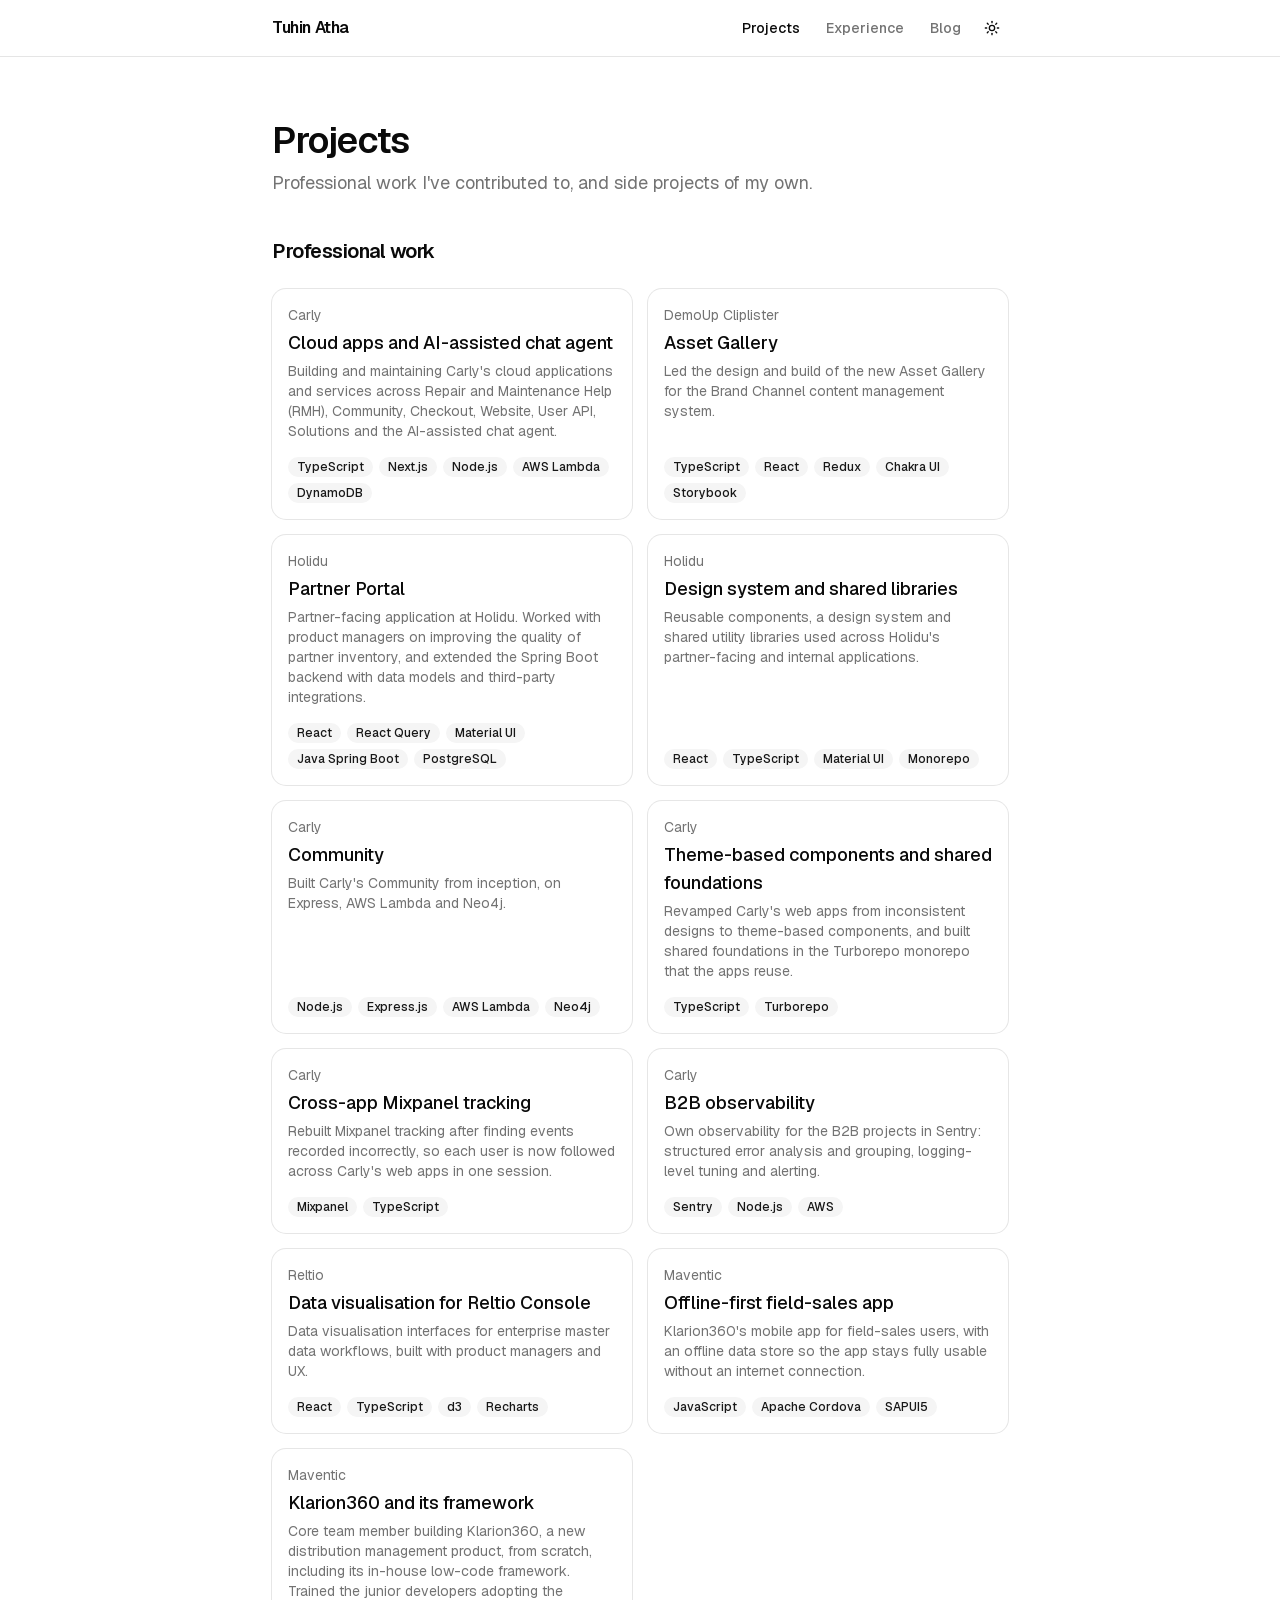
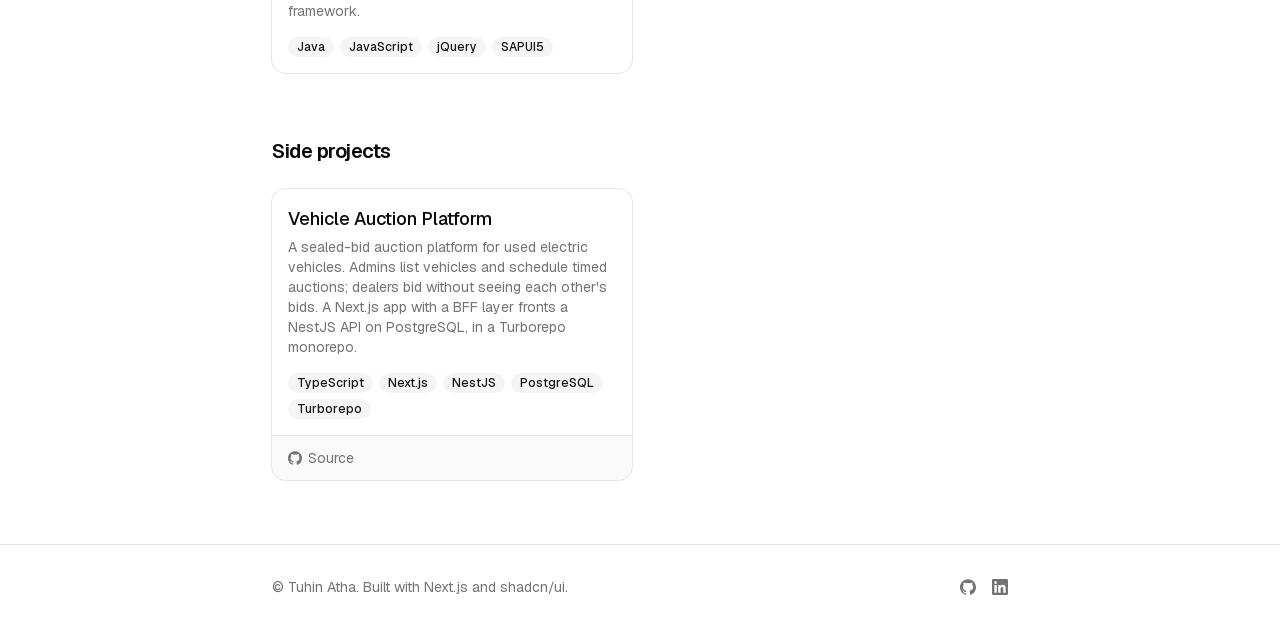
<file: projects/index.html>
<!DOCTYPE html><html lang="en" class="_7725RG_variable _8Li5zG_variable h-full antialiased"><head><meta charSet="utf-8"/><meta name="viewport" content="width=device-width, initial-scale=1"/><link rel="preload" href="/_next/static/media/797e433ab948586e-s.p.0r6juujl39pe6.woff2" as="font" crossorigin="" type="font/woff2"/><link rel="preload" href="/_next/static/media/caa3a2e1cccd8315-s.p.0wgildi0cnwt9.woff2" as="font" crossorigin="" type="font/woff2"/><link rel="stylesheet" href="/_next/static/chunks/0ir-5_pjg5b0k.css" data-precedence="next"/><link rel="preload" as="script" fetchPriority="low" href="/_next/static/chunks/1xuvhrqr2dk3_.js"/><script src="/_next/static/chunks/0o2_wt499xvls.js" async=""></script><script src="/_next/static/chunks/44ne-l9m6hul_.js" async=""></script><script src="/_next/static/chunks/15p5ur1pxkzql.js" async=""></script><script src="/_next/static/chunks/turbopack-3-ry682tkyiqk.js" async=""></script><script src="/_next/static/chunks/232mtscz61mx-.js" async=""></script><script src="/_next/static/chunks/1jaio21tu8k3u.js" async=""></script><title>Projects · Tuhin Atha</title><meta name="description" content="Professional work I&#x27;ve contributed to, and side projects of my own."/><meta property="og:title" content="Projects · Tuhin Atha"/><meta property="og:description" content="Professional work I&#x27;ve contributed to, and side projects of my own."/><meta property="og:url" content="https://tuhinatha.github.io/"/><meta property="og:site_name" content="Tuhin Atha"/><meta property="og:type" content="website"/><meta name="twitter:card" content="summary"/><meta name="twitter:title" content="Projects · Tuhin Atha"/><meta name="twitter:description" content="Professional work I&#x27;ve contributed to, and side projects of my own."/><link rel="icon" href="/favicon.ico?favicon.117ezoe8m31dk.ico" sizes="48x48" type="image/x-icon"/><meta name="next-size-adjust" content=""/><script src="/_next/static/chunks/0cz1d0mv5g_q7.js" noModule=""></script></head><body class="flex min-h-full flex-col"><div hidden=""><!--$--><!--/$--></div><script>((a,b,c,d,e,f,g,h)=>{let i=document.documentElement,j=["light","dark"];function k(b){var c;(Array.isArray(a)?a:[a]).forEach(a=>{let c="class"===a,d=c&&f?e.map(a=>f[a]||a):e;c?(i.classList.remove(...d),i.classList.add(f&&f[b]?f[b]:b)):i.setAttribute(a,b)}),c=b,h&&j.includes(c)&&(i.style.colorScheme=c)}if(d)k(d);else try{let a=localStorage.getItem(b)||c,d=g&&"system"===a?window.matchMedia("(prefers-color-scheme: dark)").matches?"dark":"light":a;k(d)}catch(a){}})("class","theme","system",null,["light","dark"],null,true,true)</script><header class="sticky top-0 z-40 border-b bg-background/80 backdrop-blur"><div class="mx-auto flex h-14 max-w-3xl items-center justify-between px-4"><a class="font-heading font-semibold tracking-tight" href="/">Tuhin Atha</a><nav class="hidden items-center gap-1 sm:flex"><a data-slot="button" data-variant="ghost" data-size="default" class="group/button inline-flex shrink-0 items-center justify-center rounded-lg border border-transparent bg-clip-padding text-sm font-medium whitespace-nowrap transition-all outline-none select-none focus-visible:border-ring focus-visible:ring-3 focus-visible:ring-ring/50 active:not-aria-[haspopup]:translate-y-px disabled:pointer-events-none disabled:opacity-50 aria-invalid:border-destructive aria-invalid:ring-3 aria-invalid:ring-destructive/20 dark:aria-invalid:border-destructive/50 dark:aria-invalid:ring-destructive/40 [&amp;_svg]:pointer-events-none [&amp;_svg]:shrink-0 [&amp;_svg:not([class*=&#x27;size-&#x27;])]:size-4 hover:bg-muted hover:text-foreground aria-expanded:bg-muted aria-expanded:text-foreground dark:hover:bg-muted/50 h-8 gap-1.5 px-2.5 has-data-[icon=inline-end]:pr-2 has-data-[icon=inline-start]:pl-2 text-foreground" href="/projects/">Projects</a><a data-slot="button" data-variant="ghost" data-size="default" class="group/button inline-flex shrink-0 items-center justify-center rounded-lg border border-transparent bg-clip-padding text-sm font-medium whitespace-nowrap transition-all outline-none select-none focus-visible:border-ring focus-visible:ring-3 focus-visible:ring-ring/50 active:not-aria-[haspopup]:translate-y-px disabled:pointer-events-none disabled:opacity-50 aria-invalid:border-destructive aria-invalid:ring-3 aria-invalid:ring-destructive/20 dark:aria-invalid:border-destructive/50 dark:aria-invalid:ring-destructive/40 [&amp;_svg]:pointer-events-none [&amp;_svg]:shrink-0 [&amp;_svg:not([class*=&#x27;size-&#x27;])]:size-4 hover:bg-muted hover:text-foreground aria-expanded:bg-muted aria-expanded:text-foreground dark:hover:bg-muted/50 h-8 gap-1.5 px-2.5 has-data-[icon=inline-end]:pr-2 has-data-[icon=inline-start]:pl-2 text-muted-foreground" href="/experience/">Experience</a><a data-slot="button" data-variant="ghost" data-size="default" class="group/button inline-flex shrink-0 items-center justify-center rounded-lg border border-transparent bg-clip-padding text-sm font-medium whitespace-nowrap transition-all outline-none select-none focus-visible:border-ring focus-visible:ring-3 focus-visible:ring-ring/50 active:not-aria-[haspopup]:translate-y-px disabled:pointer-events-none disabled:opacity-50 aria-invalid:border-destructive aria-invalid:ring-3 aria-invalid:ring-destructive/20 dark:aria-invalid:border-destructive/50 dark:aria-invalid:ring-destructive/40 [&amp;_svg]:pointer-events-none [&amp;_svg]:shrink-0 [&amp;_svg:not([class*=&#x27;size-&#x27;])]:size-4 hover:bg-muted hover:text-foreground aria-expanded:bg-muted aria-expanded:text-foreground dark:hover:bg-muted/50 h-8 gap-1.5 px-2.5 has-data-[icon=inline-end]:pr-2 has-data-[icon=inline-start]:pl-2 text-muted-foreground" href="/blog/">Blog</a><button data-slot="dropdown-menu-trigger" data-variant="ghost" data-size="icon" class="group/button inline-flex shrink-0 items-center justify-center rounded-lg border border-transparent bg-clip-padding text-sm font-medium whitespace-nowrap transition-all outline-none select-none focus-visible:border-ring focus-visible:ring-3 focus-visible:ring-ring/50 active:not-aria-[haspopup]:translate-y-px disabled:pointer-events-none disabled:opacity-50 aria-invalid:border-destructive aria-invalid:ring-3 aria-invalid:ring-destructive/20 dark:aria-invalid:border-destructive/50 dark:aria-invalid:ring-destructive/40 [&amp;_svg]:pointer-events-none [&amp;_svg]:shrink-0 [&amp;_svg:not([class*=&#x27;size-&#x27;])]:size-4 hover:bg-muted hover:text-foreground aria-expanded:bg-muted aria-expanded:text-foreground dark:hover:bg-muted/50 size-8" aria-label="Toggle theme" type="button" id="radix-_R_adb_" aria-haspopup="menu" aria-expanded="false" data-state="closed"><svg xmlns="http://www.w3.org/2000/svg" width="24" height="24" viewBox="0 0 24 24" fill="none" stroke="currentColor" stroke-width="2" stroke-linecap="round" stroke-linejoin="round" class="lucide lucide-sun scale-100 rotate-0 transition-all dark:scale-0 dark:-rotate-90" aria-hidden="true"><circle cx="12" cy="12" r="4"></circle><path d="M12 2v2"></path><path d="M12 20v2"></path><path d="m4.93 4.93 1.41 1.41"></path><path d="m17.66 17.66 1.41 1.41"></path><path d="M2 12h2"></path><path d="M20 12h2"></path><path d="m6.34 17.66-1.41 1.41"></path><path d="m19.07 4.93-1.41 1.41"></path></svg><svg xmlns="http://www.w3.org/2000/svg" width="24" height="24" viewBox="0 0 24 24" fill="none" stroke="currentColor" stroke-width="2" stroke-linecap="round" stroke-linejoin="round" class="lucide lucide-moon absolute scale-0 rotate-90 transition-all dark:scale-100 dark:rotate-0" aria-hidden="true"><path d="M20.985 12.486a9 9 0 1 1-9.473-9.472c.405-.022.617.46.402.803a6 6 0 0 0 8.268 8.268c.344-.215.825-.004.803.401"></path></svg></button></nav><div class="flex items-center gap-1 sm:hidden"><button data-slot="dropdown-menu-trigger" data-variant="ghost" data-size="icon" class="group/button inline-flex shrink-0 items-center justify-center rounded-lg border border-transparent bg-clip-padding text-sm font-medium whitespace-nowrap transition-all outline-none select-none focus-visible:border-ring focus-visible:ring-3 focus-visible:ring-ring/50 active:not-aria-[haspopup]:translate-y-px disabled:pointer-events-none disabled:opacity-50 aria-invalid:border-destructive aria-invalid:ring-3 aria-invalid:ring-destructive/20 dark:aria-invalid:border-destructive/50 dark:aria-invalid:ring-destructive/40 [&amp;_svg]:pointer-events-none [&amp;_svg]:shrink-0 [&amp;_svg:not([class*=&#x27;size-&#x27;])]:size-4 hover:bg-muted hover:text-foreground aria-expanded:bg-muted aria-expanded:text-foreground dark:hover:bg-muted/50 size-8" aria-label="Toggle theme" type="button" id="radix-_R_7db_" aria-haspopup="menu" aria-expanded="false" data-state="closed"><svg xmlns="http://www.w3.org/2000/svg" width="24" height="24" viewBox="0 0 24 24" fill="none" stroke="currentColor" stroke-width="2" stroke-linecap="round" stroke-linejoin="round" class="lucide lucide-sun scale-100 rotate-0 transition-all dark:scale-0 dark:-rotate-90" aria-hidden="true"><circle cx="12" cy="12" r="4"></circle><path d="M12 2v2"></path><path d="M12 20v2"></path><path d="m4.93 4.93 1.41 1.41"></path><path d="m17.66 17.66 1.41 1.41"></path><path d="M2 12h2"></path><path d="M20 12h2"></path><path d="m6.34 17.66-1.41 1.41"></path><path d="m19.07 4.93-1.41 1.41"></path></svg><svg xmlns="http://www.w3.org/2000/svg" width="24" height="24" viewBox="0 0 24 24" fill="none" stroke="currentColor" stroke-width="2" stroke-linecap="round" stroke-linejoin="round" class="lucide lucide-moon absolute scale-0 rotate-90 transition-all dark:scale-100 dark:rotate-0" aria-hidden="true"><path d="M20.985 12.486a9 9 0 1 1-9.473-9.472c.405-.022.617.46.402.803a6 6 0 0 0 8.268 8.268c.344-.215.825-.004.803.401"></path></svg></button><button data-slot="sheet-trigger" data-variant="ghost" data-size="icon" class="group/button inline-flex shrink-0 items-center justify-center rounded-lg border border-transparent bg-clip-padding text-sm font-medium whitespace-nowrap transition-all outline-none select-none focus-visible:border-ring focus-visible:ring-3 focus-visible:ring-ring/50 active:not-aria-[haspopup]:translate-y-px disabled:pointer-events-none disabled:opacity-50 aria-invalid:border-destructive aria-invalid:ring-3 aria-invalid:ring-destructive/20 dark:aria-invalid:border-destructive/50 dark:aria-invalid:ring-destructive/40 [&amp;_svg]:pointer-events-none [&amp;_svg]:shrink-0 [&amp;_svg:not([class*=&#x27;size-&#x27;])]:size-4 hover:bg-muted hover:text-foreground aria-expanded:bg-muted aria-expanded:text-foreground dark:hover:bg-muted/50 size-8" aria-label="Open menu" type="button" aria-haspopup="dialog" aria-expanded="false" data-state="closed"><svg xmlns="http://www.w3.org/2000/svg" width="24" height="24" viewBox="0 0 24 24" fill="none" stroke="currentColor" stroke-width="2" stroke-linecap="round" stroke-linejoin="round" class="lucide lucide-menu" aria-hidden="true"><path d="M4 5h16"></path><path d="M4 12h16"></path><path d="M4 19h16"></path></svg></button></div></div></header><main class="mx-auto w-full max-w-3xl flex-1 px-4 py-12 sm:py-16"><div class="mb-10 space-y-2"><h1 class="font-heading text-3xl font-semibold tracking-tight sm:text-4xl">Projects</h1><p class="text-lg text-muted-foreground">Professional work I&#x27;ve contributed to, and side projects of my own.</p></div><div class="space-y-16"><section id="professional-work" class="scroll-mt-20"><h2 class="mb-6 font-heading text-xl font-semibold tracking-tight">Professional work</h2><div class="grid gap-4 sm:grid-cols-2"><div data-slot="card" data-size="default" class="group/card flex flex-col gap-(--card-spacing) overflow-hidden rounded-xl bg-card py-(--card-spacing) text-sm text-card-foreground ring-1 ring-foreground/10 [--card-spacing:--spacing(4)] has-data-[slot=card-footer]:pb-0 has-[&gt;img:first-child]:pt-0 data-[size=sm]:[--card-spacing:--spacing(3)] data-[size=sm]:has-data-[slot=card-footer]:pb-0 *:[img:first-child]:rounded-t-xl *:[img:last-child]:rounded-b-xl h-full"><div data-slot="card-header" class="group/card-header @container/card-header grid auto-rows-min items-start gap-1 rounded-t-xl px-(--card-spacing) has-data-[slot=card-action]:grid-cols-[1fr_auto] has-data-[slot=card-description]:grid-rows-[auto_auto] [.border-b]:pb-(--card-spacing)"><p class="text-sm text-muted-foreground">Carly</p><div data-slot="card-title" class="font-heading font-medium group-data-[size=sm]/card:text-sm text-lg">Cloud apps and AI-assisted chat agent</div><div data-slot="card-description" class="text-sm text-muted-foreground">Building and maintaining Carly&#x27;s cloud applications and services across Repair and Maintenance Help (RMH), Community, Checkout, Website, User API, Solutions and the AI-assisted chat agent.</div></div><div data-slot="card-content" class="px-(--card-spacing) mt-auto flex flex-wrap gap-1.5"><span data-slot="badge" data-variant="secondary" class="group/badge inline-flex h-5 w-fit shrink-0 items-center justify-center gap-1 overflow-hidden rounded-4xl border border-transparent px-2 py-0.5 text-xs font-medium whitespace-nowrap transition-all focus-visible:border-ring focus-visible:ring-[3px] focus-visible:ring-ring/50 has-data-[icon=inline-end]:pr-1.5 has-data-[icon=inline-start]:pl-1.5 aria-invalid:border-destructive aria-invalid:ring-destructive/20 dark:aria-invalid:ring-destructive/40 [&amp;&gt;svg]:pointer-events-none [&amp;&gt;svg]:size-3! bg-secondary text-secondary-foreground [a]:hover:bg-secondary/80">TypeScript</span><span data-slot="badge" data-variant="secondary" class="group/badge inline-flex h-5 w-fit shrink-0 items-center justify-center gap-1 overflow-hidden rounded-4xl border border-transparent px-2 py-0.5 text-xs font-medium whitespace-nowrap transition-all focus-visible:border-ring focus-visible:ring-[3px] focus-visible:ring-ring/50 has-data-[icon=inline-end]:pr-1.5 has-data-[icon=inline-start]:pl-1.5 aria-invalid:border-destructive aria-invalid:ring-destructive/20 dark:aria-invalid:ring-destructive/40 [&amp;&gt;svg]:pointer-events-none [&amp;&gt;svg]:size-3! bg-secondary text-secondary-foreground [a]:hover:bg-secondary/80">Next.js</span><span data-slot="badge" data-variant="secondary" class="group/badge inline-flex h-5 w-fit shrink-0 items-center justify-center gap-1 overflow-hidden rounded-4xl border border-transparent px-2 py-0.5 text-xs font-medium whitespace-nowrap transition-all focus-visible:border-ring focus-visible:ring-[3px] focus-visible:ring-ring/50 has-data-[icon=inline-end]:pr-1.5 has-data-[icon=inline-start]:pl-1.5 aria-invalid:border-destructive aria-invalid:ring-destructive/20 dark:aria-invalid:ring-destructive/40 [&amp;&gt;svg]:pointer-events-none [&amp;&gt;svg]:size-3! bg-secondary text-secondary-foreground [a]:hover:bg-secondary/80">Node.js</span><span data-slot="badge" data-variant="secondary" class="group/badge inline-flex h-5 w-fit shrink-0 items-center justify-center gap-1 overflow-hidden rounded-4xl border border-transparent px-2 py-0.5 text-xs font-medium whitespace-nowrap transition-all focus-visible:border-ring focus-visible:ring-[3px] focus-visible:ring-ring/50 has-data-[icon=inline-end]:pr-1.5 has-data-[icon=inline-start]:pl-1.5 aria-invalid:border-destructive aria-invalid:ring-destructive/20 dark:aria-invalid:ring-destructive/40 [&amp;&gt;svg]:pointer-events-none [&amp;&gt;svg]:size-3! bg-secondary text-secondary-foreground [a]:hover:bg-secondary/80">AWS Lambda</span><span data-slot="badge" data-variant="secondary" class="group/badge inline-flex h-5 w-fit shrink-0 items-center justify-center gap-1 overflow-hidden rounded-4xl border border-transparent px-2 py-0.5 text-xs font-medium whitespace-nowrap transition-all focus-visible:border-ring focus-visible:ring-[3px] focus-visible:ring-ring/50 has-data-[icon=inline-end]:pr-1.5 has-data-[icon=inline-start]:pl-1.5 aria-invalid:border-destructive aria-invalid:ring-destructive/20 dark:aria-invalid:ring-destructive/40 [&amp;&gt;svg]:pointer-events-none [&amp;&gt;svg]:size-3! bg-secondary text-secondary-foreground [a]:hover:bg-secondary/80">DynamoDB</span></div></div><div data-slot="card" data-size="default" class="group/card flex flex-col gap-(--card-spacing) overflow-hidden rounded-xl bg-card py-(--card-spacing) text-sm text-card-foreground ring-1 ring-foreground/10 [--card-spacing:--spacing(4)] has-data-[slot=card-footer]:pb-0 has-[&gt;img:first-child]:pt-0 data-[size=sm]:[--card-spacing:--spacing(3)] data-[size=sm]:has-data-[slot=card-footer]:pb-0 *:[img:first-child]:rounded-t-xl *:[img:last-child]:rounded-b-xl h-full"><div data-slot="card-header" class="group/card-header @container/card-header grid auto-rows-min items-start gap-1 rounded-t-xl px-(--card-spacing) has-data-[slot=card-action]:grid-cols-[1fr_auto] has-data-[slot=card-description]:grid-rows-[auto_auto] [.border-b]:pb-(--card-spacing)"><p class="text-sm text-muted-foreground">DemoUp Cliplister</p><div data-slot="card-title" class="font-heading font-medium group-data-[size=sm]/card:text-sm text-lg">Asset Gallery</div><div data-slot="card-description" class="text-sm text-muted-foreground">Led the design and build of the new Asset Gallery for the Brand Channel content management system.</div></div><div data-slot="card-content" class="px-(--card-spacing) mt-auto flex flex-wrap gap-1.5"><span data-slot="badge" data-variant="secondary" class="group/badge inline-flex h-5 w-fit shrink-0 items-center justify-center gap-1 overflow-hidden rounded-4xl border border-transparent px-2 py-0.5 text-xs font-medium whitespace-nowrap transition-all focus-visible:border-ring focus-visible:ring-[3px] focus-visible:ring-ring/50 has-data-[icon=inline-end]:pr-1.5 has-data-[icon=inline-start]:pl-1.5 aria-invalid:border-destructive aria-invalid:ring-destructive/20 dark:aria-invalid:ring-destructive/40 [&amp;&gt;svg]:pointer-events-none [&amp;&gt;svg]:size-3! bg-secondary text-secondary-foreground [a]:hover:bg-secondary/80">TypeScript</span><span data-slot="badge" data-variant="secondary" class="group/badge inline-flex h-5 w-fit shrink-0 items-center justify-center gap-1 overflow-hidden rounded-4xl border border-transparent px-2 py-0.5 text-xs font-medium whitespace-nowrap transition-all focus-visible:border-ring focus-visible:ring-[3px] focus-visible:ring-ring/50 has-data-[icon=inline-end]:pr-1.5 has-data-[icon=inline-start]:pl-1.5 aria-invalid:border-destructive aria-invalid:ring-destructive/20 dark:aria-invalid:ring-destructive/40 [&amp;&gt;svg]:pointer-events-none [&amp;&gt;svg]:size-3! bg-secondary text-secondary-foreground [a]:hover:bg-secondary/80">React</span><span data-slot="badge" data-variant="secondary" class="group/badge inline-flex h-5 w-fit shrink-0 items-center justify-center gap-1 overflow-hidden rounded-4xl border border-transparent px-2 py-0.5 text-xs font-medium whitespace-nowrap transition-all focus-visible:border-ring focus-visible:ring-[3px] focus-visible:ring-ring/50 has-data-[icon=inline-end]:pr-1.5 has-data-[icon=inline-start]:pl-1.5 aria-invalid:border-destructive aria-invalid:ring-destructive/20 dark:aria-invalid:ring-destructive/40 [&amp;&gt;svg]:pointer-events-none [&amp;&gt;svg]:size-3! bg-secondary text-secondary-foreground [a]:hover:bg-secondary/80">Redux</span><span data-slot="badge" data-variant="secondary" class="group/badge inline-flex h-5 w-fit shrink-0 items-center justify-center gap-1 overflow-hidden rounded-4xl border border-transparent px-2 py-0.5 text-xs font-medium whitespace-nowrap transition-all focus-visible:border-ring focus-visible:ring-[3px] focus-visible:ring-ring/50 has-data-[icon=inline-end]:pr-1.5 has-data-[icon=inline-start]:pl-1.5 aria-invalid:border-destructive aria-invalid:ring-destructive/20 dark:aria-invalid:ring-destructive/40 [&amp;&gt;svg]:pointer-events-none [&amp;&gt;svg]:size-3! bg-secondary text-secondary-foreground [a]:hover:bg-secondary/80">Chakra UI</span><span data-slot="badge" data-variant="secondary" class="group/badge inline-flex h-5 w-fit shrink-0 items-center justify-center gap-1 overflow-hidden rounded-4xl border border-transparent px-2 py-0.5 text-xs font-medium whitespace-nowrap transition-all focus-visible:border-ring focus-visible:ring-[3px] focus-visible:ring-ring/50 has-data-[icon=inline-end]:pr-1.5 has-data-[icon=inline-start]:pl-1.5 aria-invalid:border-destructive aria-invalid:ring-destructive/20 dark:aria-invalid:ring-destructive/40 [&amp;&gt;svg]:pointer-events-none [&amp;&gt;svg]:size-3! bg-secondary text-secondary-foreground [a]:hover:bg-secondary/80">Storybook</span></div></div><div data-slot="card" data-size="default" class="group/card flex flex-col gap-(--card-spacing) overflow-hidden rounded-xl bg-card py-(--card-spacing) text-sm text-card-foreground ring-1 ring-foreground/10 [--card-spacing:--spacing(4)] has-data-[slot=card-footer]:pb-0 has-[&gt;img:first-child]:pt-0 data-[size=sm]:[--card-spacing:--spacing(3)] data-[size=sm]:has-data-[slot=card-footer]:pb-0 *:[img:first-child]:rounded-t-xl *:[img:last-child]:rounded-b-xl h-full"><div data-slot="card-header" class="group/card-header @container/card-header grid auto-rows-min items-start gap-1 rounded-t-xl px-(--card-spacing) has-data-[slot=card-action]:grid-cols-[1fr_auto] has-data-[slot=card-description]:grid-rows-[auto_auto] [.border-b]:pb-(--card-spacing)"><p class="text-sm text-muted-foreground">Holidu</p><div data-slot="card-title" class="font-heading font-medium group-data-[size=sm]/card:text-sm text-lg">Partner Portal</div><div data-slot="card-description" class="text-sm text-muted-foreground">Partner-facing application at Holidu. Worked with product managers on improving the quality of partner inventory, and extended the Spring Boot backend with data models and third-party integrations.</div></div><div data-slot="card-content" class="px-(--card-spacing) mt-auto flex flex-wrap gap-1.5"><span data-slot="badge" data-variant="secondary" class="group/badge inline-flex h-5 w-fit shrink-0 items-center justify-center gap-1 overflow-hidden rounded-4xl border border-transparent px-2 py-0.5 text-xs font-medium whitespace-nowrap transition-all focus-visible:border-ring focus-visible:ring-[3px] focus-visible:ring-ring/50 has-data-[icon=inline-end]:pr-1.5 has-data-[icon=inline-start]:pl-1.5 aria-invalid:border-destructive aria-invalid:ring-destructive/20 dark:aria-invalid:ring-destructive/40 [&amp;&gt;svg]:pointer-events-none [&amp;&gt;svg]:size-3! bg-secondary text-secondary-foreground [a]:hover:bg-secondary/80">React</span><span data-slot="badge" data-variant="secondary" class="group/badge inline-flex h-5 w-fit shrink-0 items-center justify-center gap-1 overflow-hidden rounded-4xl border border-transparent px-2 py-0.5 text-xs font-medium whitespace-nowrap transition-all focus-visible:border-ring focus-visible:ring-[3px] focus-visible:ring-ring/50 has-data-[icon=inline-end]:pr-1.5 has-data-[icon=inline-start]:pl-1.5 aria-invalid:border-destructive aria-invalid:ring-destructive/20 dark:aria-invalid:ring-destructive/40 [&amp;&gt;svg]:pointer-events-none [&amp;&gt;svg]:size-3! bg-secondary text-secondary-foreground [a]:hover:bg-secondary/80">React Query</span><span data-slot="badge" data-variant="secondary" class="group/badge inline-flex h-5 w-fit shrink-0 items-center justify-center gap-1 overflow-hidden rounded-4xl border border-transparent px-2 py-0.5 text-xs font-medium whitespace-nowrap transition-all focus-visible:border-ring focus-visible:ring-[3px] focus-visible:ring-ring/50 has-data-[icon=inline-end]:pr-1.5 has-data-[icon=inline-start]:pl-1.5 aria-invalid:border-destructive aria-invalid:ring-destructive/20 dark:aria-invalid:ring-destructive/40 [&amp;&gt;svg]:pointer-events-none [&amp;&gt;svg]:size-3! bg-secondary text-secondary-foreground [a]:hover:bg-secondary/80">Material UI</span><span data-slot="badge" data-variant="secondary" class="group/badge inline-flex h-5 w-fit shrink-0 items-center justify-center gap-1 overflow-hidden rounded-4xl border border-transparent px-2 py-0.5 text-xs font-medium whitespace-nowrap transition-all focus-visible:border-ring focus-visible:ring-[3px] focus-visible:ring-ring/50 has-data-[icon=inline-end]:pr-1.5 has-data-[icon=inline-start]:pl-1.5 aria-invalid:border-destructive aria-invalid:ring-destructive/20 dark:aria-invalid:ring-destructive/40 [&amp;&gt;svg]:pointer-events-none [&amp;&gt;svg]:size-3! bg-secondary text-secondary-foreground [a]:hover:bg-secondary/80">Java Spring Boot</span><span data-slot="badge" data-variant="secondary" class="group/badge inline-flex h-5 w-fit shrink-0 items-center justify-center gap-1 overflow-hidden rounded-4xl border border-transparent px-2 py-0.5 text-xs font-medium whitespace-nowrap transition-all focus-visible:border-ring focus-visible:ring-[3px] focus-visible:ring-ring/50 has-data-[icon=inline-end]:pr-1.5 has-data-[icon=inline-start]:pl-1.5 aria-invalid:border-destructive aria-invalid:ring-destructive/20 dark:aria-invalid:ring-destructive/40 [&amp;&gt;svg]:pointer-events-none [&amp;&gt;svg]:size-3! bg-secondary text-secondary-foreground [a]:hover:bg-secondary/80">PostgreSQL</span></div></div><div data-slot="card" data-size="default" class="group/card flex flex-col gap-(--card-spacing) overflow-hidden rounded-xl bg-card py-(--card-spacing) text-sm text-card-foreground ring-1 ring-foreground/10 [--card-spacing:--spacing(4)] has-data-[slot=card-footer]:pb-0 has-[&gt;img:first-child]:pt-0 data-[size=sm]:[--card-spacing:--spacing(3)] data-[size=sm]:has-data-[slot=card-footer]:pb-0 *:[img:first-child]:rounded-t-xl *:[img:last-child]:rounded-b-xl h-full"><div data-slot="card-header" class="group/card-header @container/card-header grid auto-rows-min items-start gap-1 rounded-t-xl px-(--card-spacing) has-data-[slot=card-action]:grid-cols-[1fr_auto] has-data-[slot=card-description]:grid-rows-[auto_auto] [.border-b]:pb-(--card-spacing)"><p class="text-sm text-muted-foreground">Holidu</p><div data-slot="card-title" class="font-heading font-medium group-data-[size=sm]/card:text-sm text-lg">Design system and shared libraries</div><div data-slot="card-description" class="text-sm text-muted-foreground">Reusable components, a design system and shared utility libraries used across Holidu&#x27;s partner-facing and internal applications.</div></div><div data-slot="card-content" class="px-(--card-spacing) mt-auto flex flex-wrap gap-1.5"><span data-slot="badge" data-variant="secondary" class="group/badge inline-flex h-5 w-fit shrink-0 items-center justify-center gap-1 overflow-hidden rounded-4xl border border-transparent px-2 py-0.5 text-xs font-medium whitespace-nowrap transition-all focus-visible:border-ring focus-visible:ring-[3px] focus-visible:ring-ring/50 has-data-[icon=inline-end]:pr-1.5 has-data-[icon=inline-start]:pl-1.5 aria-invalid:border-destructive aria-invalid:ring-destructive/20 dark:aria-invalid:ring-destructive/40 [&amp;&gt;svg]:pointer-events-none [&amp;&gt;svg]:size-3! bg-secondary text-secondary-foreground [a]:hover:bg-secondary/80">React</span><span data-slot="badge" data-variant="secondary" class="group/badge inline-flex h-5 w-fit shrink-0 items-center justify-center gap-1 overflow-hidden rounded-4xl border border-transparent px-2 py-0.5 text-xs font-medium whitespace-nowrap transition-all focus-visible:border-ring focus-visible:ring-[3px] focus-visible:ring-ring/50 has-data-[icon=inline-end]:pr-1.5 has-data-[icon=inline-start]:pl-1.5 aria-invalid:border-destructive aria-invalid:ring-destructive/20 dark:aria-invalid:ring-destructive/40 [&amp;&gt;svg]:pointer-events-none [&amp;&gt;svg]:size-3! bg-secondary text-secondary-foreground [a]:hover:bg-secondary/80">TypeScript</span><span data-slot="badge" data-variant="secondary" class="group/badge inline-flex h-5 w-fit shrink-0 items-center justify-center gap-1 overflow-hidden rounded-4xl border border-transparent px-2 py-0.5 text-xs font-medium whitespace-nowrap transition-all focus-visible:border-ring focus-visible:ring-[3px] focus-visible:ring-ring/50 has-data-[icon=inline-end]:pr-1.5 has-data-[icon=inline-start]:pl-1.5 aria-invalid:border-destructive aria-invalid:ring-destructive/20 dark:aria-invalid:ring-destructive/40 [&amp;&gt;svg]:pointer-events-none [&amp;&gt;svg]:size-3! bg-secondary text-secondary-foreground [a]:hover:bg-secondary/80">Material UI</span><span data-slot="badge" data-variant="secondary" class="group/badge inline-flex h-5 w-fit shrink-0 items-center justify-center gap-1 overflow-hidden rounded-4xl border border-transparent px-2 py-0.5 text-xs font-medium whitespace-nowrap transition-all focus-visible:border-ring focus-visible:ring-[3px] focus-visible:ring-ring/50 has-data-[icon=inline-end]:pr-1.5 has-data-[icon=inline-start]:pl-1.5 aria-invalid:border-destructive aria-invalid:ring-destructive/20 dark:aria-invalid:ring-destructive/40 [&amp;&gt;svg]:pointer-events-none [&amp;&gt;svg]:size-3! bg-secondary text-secondary-foreground [a]:hover:bg-secondary/80">Monorepo</span></div></div><div data-slot="card" data-size="default" class="group/card flex flex-col gap-(--card-spacing) overflow-hidden rounded-xl bg-card py-(--card-spacing) text-sm text-card-foreground ring-1 ring-foreground/10 [--card-spacing:--spacing(4)] has-data-[slot=card-footer]:pb-0 has-[&gt;img:first-child]:pt-0 data-[size=sm]:[--card-spacing:--spacing(3)] data-[size=sm]:has-data-[slot=card-footer]:pb-0 *:[img:first-child]:rounded-t-xl *:[img:last-child]:rounded-b-xl h-full"><div data-slot="card-header" class="group/card-header @container/card-header grid auto-rows-min items-start gap-1 rounded-t-xl px-(--card-spacing) has-data-[slot=card-action]:grid-cols-[1fr_auto] has-data-[slot=card-description]:grid-rows-[auto_auto] [.border-b]:pb-(--card-spacing)"><p class="text-sm text-muted-foreground">Carly</p><div data-slot="card-title" class="font-heading font-medium group-data-[size=sm]/card:text-sm text-lg">Community</div><div data-slot="card-description" class="text-sm text-muted-foreground">Built Carly&#x27;s Community from inception, on Express, AWS Lambda and Neo4j.</div></div><div data-slot="card-content" class="px-(--card-spacing) mt-auto flex flex-wrap gap-1.5"><span data-slot="badge" data-variant="secondary" class="group/badge inline-flex h-5 w-fit shrink-0 items-center justify-center gap-1 overflow-hidden rounded-4xl border border-transparent px-2 py-0.5 text-xs font-medium whitespace-nowrap transition-all focus-visible:border-ring focus-visible:ring-[3px] focus-visible:ring-ring/50 has-data-[icon=inline-end]:pr-1.5 has-data-[icon=inline-start]:pl-1.5 aria-invalid:border-destructive aria-invalid:ring-destructive/20 dark:aria-invalid:ring-destructive/40 [&amp;&gt;svg]:pointer-events-none [&amp;&gt;svg]:size-3! bg-secondary text-secondary-foreground [a]:hover:bg-secondary/80">Node.js</span><span data-slot="badge" data-variant="secondary" class="group/badge inline-flex h-5 w-fit shrink-0 items-center justify-center gap-1 overflow-hidden rounded-4xl border border-transparent px-2 py-0.5 text-xs font-medium whitespace-nowrap transition-all focus-visible:border-ring focus-visible:ring-[3px] focus-visible:ring-ring/50 has-data-[icon=inline-end]:pr-1.5 has-data-[icon=inline-start]:pl-1.5 aria-invalid:border-destructive aria-invalid:ring-destructive/20 dark:aria-invalid:ring-destructive/40 [&amp;&gt;svg]:pointer-events-none [&amp;&gt;svg]:size-3! bg-secondary text-secondary-foreground [a]:hover:bg-secondary/80">Express.js</span><span data-slot="badge" data-variant="secondary" class="group/badge inline-flex h-5 w-fit shrink-0 items-center justify-center gap-1 overflow-hidden rounded-4xl border border-transparent px-2 py-0.5 text-xs font-medium whitespace-nowrap transition-all focus-visible:border-ring focus-visible:ring-[3px] focus-visible:ring-ring/50 has-data-[icon=inline-end]:pr-1.5 has-data-[icon=inline-start]:pl-1.5 aria-invalid:border-destructive aria-invalid:ring-destructive/20 dark:aria-invalid:ring-destructive/40 [&amp;&gt;svg]:pointer-events-none [&amp;&gt;svg]:size-3! bg-secondary text-secondary-foreground [a]:hover:bg-secondary/80">AWS Lambda</span><span data-slot="badge" data-variant="secondary" class="group/badge inline-flex h-5 w-fit shrink-0 items-center justify-center gap-1 overflow-hidden rounded-4xl border border-transparent px-2 py-0.5 text-xs font-medium whitespace-nowrap transition-all focus-visible:border-ring focus-visible:ring-[3px] focus-visible:ring-ring/50 has-data-[icon=inline-end]:pr-1.5 has-data-[icon=inline-start]:pl-1.5 aria-invalid:border-destructive aria-invalid:ring-destructive/20 dark:aria-invalid:ring-destructive/40 [&amp;&gt;svg]:pointer-events-none [&amp;&gt;svg]:size-3! bg-secondary text-secondary-foreground [a]:hover:bg-secondary/80">Neo4j</span></div></div><div data-slot="card" data-size="default" class="group/card flex flex-col gap-(--card-spacing) overflow-hidden rounded-xl bg-card py-(--card-spacing) text-sm text-card-foreground ring-1 ring-foreground/10 [--card-spacing:--spacing(4)] has-data-[slot=card-footer]:pb-0 has-[&gt;img:first-child]:pt-0 data-[size=sm]:[--card-spacing:--spacing(3)] data-[size=sm]:has-data-[slot=card-footer]:pb-0 *:[img:first-child]:rounded-t-xl *:[img:last-child]:rounded-b-xl h-full"><div data-slot="card-header" class="group/card-header @container/card-header grid auto-rows-min items-start gap-1 rounded-t-xl px-(--card-spacing) has-data-[slot=card-action]:grid-cols-[1fr_auto] has-data-[slot=card-description]:grid-rows-[auto_auto] [.border-b]:pb-(--card-spacing)"><p class="text-sm text-muted-foreground">Carly</p><div data-slot="card-title" class="font-heading font-medium group-data-[size=sm]/card:text-sm text-lg">Theme-based components and shared foundations</div><div data-slot="card-description" class="text-sm text-muted-foreground">Revamped Carly&#x27;s web apps from inconsistent designs to theme-based components, and built shared foundations in the Turborepo monorepo that the apps reuse.</div></div><div data-slot="card-content" class="px-(--card-spacing) mt-auto flex flex-wrap gap-1.5"><span data-slot="badge" data-variant="secondary" class="group/badge inline-flex h-5 w-fit shrink-0 items-center justify-center gap-1 overflow-hidden rounded-4xl border border-transparent px-2 py-0.5 text-xs font-medium whitespace-nowrap transition-all focus-visible:border-ring focus-visible:ring-[3px] focus-visible:ring-ring/50 has-data-[icon=inline-end]:pr-1.5 has-data-[icon=inline-start]:pl-1.5 aria-invalid:border-destructive aria-invalid:ring-destructive/20 dark:aria-invalid:ring-destructive/40 [&amp;&gt;svg]:pointer-events-none [&amp;&gt;svg]:size-3! bg-secondary text-secondary-foreground [a]:hover:bg-secondary/80">TypeScript</span><span data-slot="badge" data-variant="secondary" class="group/badge inline-flex h-5 w-fit shrink-0 items-center justify-center gap-1 overflow-hidden rounded-4xl border border-transparent px-2 py-0.5 text-xs font-medium whitespace-nowrap transition-all focus-visible:border-ring focus-visible:ring-[3px] focus-visible:ring-ring/50 has-data-[icon=inline-end]:pr-1.5 has-data-[icon=inline-start]:pl-1.5 aria-invalid:border-destructive aria-invalid:ring-destructive/20 dark:aria-invalid:ring-destructive/40 [&amp;&gt;svg]:pointer-events-none [&amp;&gt;svg]:size-3! bg-secondary text-secondary-foreground [a]:hover:bg-secondary/80">Turborepo</span></div></div><div data-slot="card" data-size="default" class="group/card flex flex-col gap-(--card-spacing) overflow-hidden rounded-xl bg-card py-(--card-spacing) text-sm text-card-foreground ring-1 ring-foreground/10 [--card-spacing:--spacing(4)] has-data-[slot=card-footer]:pb-0 has-[&gt;img:first-child]:pt-0 data-[size=sm]:[--card-spacing:--spacing(3)] data-[size=sm]:has-data-[slot=card-footer]:pb-0 *:[img:first-child]:rounded-t-xl *:[img:last-child]:rounded-b-xl h-full"><div data-slot="card-header" class="group/card-header @container/card-header grid auto-rows-min items-start gap-1 rounded-t-xl px-(--card-spacing) has-data-[slot=card-action]:grid-cols-[1fr_auto] has-data-[slot=card-description]:grid-rows-[auto_auto] [.border-b]:pb-(--card-spacing)"><p class="text-sm text-muted-foreground">Carly</p><div data-slot="card-title" class="font-heading font-medium group-data-[size=sm]/card:text-sm text-lg">Cross-app Mixpanel tracking</div><div data-slot="card-description" class="text-sm text-muted-foreground">Rebuilt Mixpanel tracking after finding events recorded incorrectly, so each user is now followed across Carly&#x27;s web apps in one session.</div></div><div data-slot="card-content" class="px-(--card-spacing) mt-auto flex flex-wrap gap-1.5"><span data-slot="badge" data-variant="secondary" class="group/badge inline-flex h-5 w-fit shrink-0 items-center justify-center gap-1 overflow-hidden rounded-4xl border border-transparent px-2 py-0.5 text-xs font-medium whitespace-nowrap transition-all focus-visible:border-ring focus-visible:ring-[3px] focus-visible:ring-ring/50 has-data-[icon=inline-end]:pr-1.5 has-data-[icon=inline-start]:pl-1.5 aria-invalid:border-destructive aria-invalid:ring-destructive/20 dark:aria-invalid:ring-destructive/40 [&amp;&gt;svg]:pointer-events-none [&amp;&gt;svg]:size-3! bg-secondary text-secondary-foreground [a]:hover:bg-secondary/80">Mixpanel</span><span data-slot="badge" data-variant="secondary" class="group/badge inline-flex h-5 w-fit shrink-0 items-center justify-center gap-1 overflow-hidden rounded-4xl border border-transparent px-2 py-0.5 text-xs font-medium whitespace-nowrap transition-all focus-visible:border-ring focus-visible:ring-[3px] focus-visible:ring-ring/50 has-data-[icon=inline-end]:pr-1.5 has-data-[icon=inline-start]:pl-1.5 aria-invalid:border-destructive aria-invalid:ring-destructive/20 dark:aria-invalid:ring-destructive/40 [&amp;&gt;svg]:pointer-events-none [&amp;&gt;svg]:size-3! bg-secondary text-secondary-foreground [a]:hover:bg-secondary/80">TypeScript</span></div></div><div data-slot="card" data-size="default" class="group/card flex flex-col gap-(--card-spacing) overflow-hidden rounded-xl bg-card py-(--card-spacing) text-sm text-card-foreground ring-1 ring-foreground/10 [--card-spacing:--spacing(4)] has-data-[slot=card-footer]:pb-0 has-[&gt;img:first-child]:pt-0 data-[size=sm]:[--card-spacing:--spacing(3)] data-[size=sm]:has-data-[slot=card-footer]:pb-0 *:[img:first-child]:rounded-t-xl *:[img:last-child]:rounded-b-xl h-full"><div data-slot="card-header" class="group/card-header @container/card-header grid auto-rows-min items-start gap-1 rounded-t-xl px-(--card-spacing) has-data-[slot=card-action]:grid-cols-[1fr_auto] has-data-[slot=card-description]:grid-rows-[auto_auto] [.border-b]:pb-(--card-spacing)"><p class="text-sm text-muted-foreground">Carly</p><div data-slot="card-title" class="font-heading font-medium group-data-[size=sm]/card:text-sm text-lg">B2B observability</div><div data-slot="card-description" class="text-sm text-muted-foreground">Own observability for the B2B projects in Sentry: structured error analysis and grouping, logging-level tuning and alerting.</div></div><div data-slot="card-content" class="px-(--card-spacing) mt-auto flex flex-wrap gap-1.5"><span data-slot="badge" data-variant="secondary" class="group/badge inline-flex h-5 w-fit shrink-0 items-center justify-center gap-1 overflow-hidden rounded-4xl border border-transparent px-2 py-0.5 text-xs font-medium whitespace-nowrap transition-all focus-visible:border-ring focus-visible:ring-[3px] focus-visible:ring-ring/50 has-data-[icon=inline-end]:pr-1.5 has-data-[icon=inline-start]:pl-1.5 aria-invalid:border-destructive aria-invalid:ring-destructive/20 dark:aria-invalid:ring-destructive/40 [&amp;&gt;svg]:pointer-events-none [&amp;&gt;svg]:size-3! bg-secondary text-secondary-foreground [a]:hover:bg-secondary/80">Sentry</span><span data-slot="badge" data-variant="secondary" class="group/badge inline-flex h-5 w-fit shrink-0 items-center justify-center gap-1 overflow-hidden rounded-4xl border border-transparent px-2 py-0.5 text-xs font-medium whitespace-nowrap transition-all focus-visible:border-ring focus-visible:ring-[3px] focus-visible:ring-ring/50 has-data-[icon=inline-end]:pr-1.5 has-data-[icon=inline-start]:pl-1.5 aria-invalid:border-destructive aria-invalid:ring-destructive/20 dark:aria-invalid:ring-destructive/40 [&amp;&gt;svg]:pointer-events-none [&amp;&gt;svg]:size-3! bg-secondary text-secondary-foreground [a]:hover:bg-secondary/80">Node.js</span><span data-slot="badge" data-variant="secondary" class="group/badge inline-flex h-5 w-fit shrink-0 items-center justify-center gap-1 overflow-hidden rounded-4xl border border-transparent px-2 py-0.5 text-xs font-medium whitespace-nowrap transition-all focus-visible:border-ring focus-visible:ring-[3px] focus-visible:ring-ring/50 has-data-[icon=inline-end]:pr-1.5 has-data-[icon=inline-start]:pl-1.5 aria-invalid:border-destructive aria-invalid:ring-destructive/20 dark:aria-invalid:ring-destructive/40 [&amp;&gt;svg]:pointer-events-none [&amp;&gt;svg]:size-3! bg-secondary text-secondary-foreground [a]:hover:bg-secondary/80">AWS</span></div></div><div data-slot="card" data-size="default" class="group/card flex flex-col gap-(--card-spacing) overflow-hidden rounded-xl bg-card py-(--card-spacing) text-sm text-card-foreground ring-1 ring-foreground/10 [--card-spacing:--spacing(4)] has-data-[slot=card-footer]:pb-0 has-[&gt;img:first-child]:pt-0 data-[size=sm]:[--card-spacing:--spacing(3)] data-[size=sm]:has-data-[slot=card-footer]:pb-0 *:[img:first-child]:rounded-t-xl *:[img:last-child]:rounded-b-xl h-full"><div data-slot="card-header" class="group/card-header @container/card-header grid auto-rows-min items-start gap-1 rounded-t-xl px-(--card-spacing) has-data-[slot=card-action]:grid-cols-[1fr_auto] has-data-[slot=card-description]:grid-rows-[auto_auto] [.border-b]:pb-(--card-spacing)"><p class="text-sm text-muted-foreground">Reltio</p><div data-slot="card-title" class="font-heading font-medium group-data-[size=sm]/card:text-sm text-lg">Data visualisation for Reltio Console</div><div data-slot="card-description" class="text-sm text-muted-foreground">Data visualisation interfaces for enterprise master data workflows, built with product managers and UX.</div></div><div data-slot="card-content" class="px-(--card-spacing) mt-auto flex flex-wrap gap-1.5"><span data-slot="badge" data-variant="secondary" class="group/badge inline-flex h-5 w-fit shrink-0 items-center justify-center gap-1 overflow-hidden rounded-4xl border border-transparent px-2 py-0.5 text-xs font-medium whitespace-nowrap transition-all focus-visible:border-ring focus-visible:ring-[3px] focus-visible:ring-ring/50 has-data-[icon=inline-end]:pr-1.5 has-data-[icon=inline-start]:pl-1.5 aria-invalid:border-destructive aria-invalid:ring-destructive/20 dark:aria-invalid:ring-destructive/40 [&amp;&gt;svg]:pointer-events-none [&amp;&gt;svg]:size-3! bg-secondary text-secondary-foreground [a]:hover:bg-secondary/80">React</span><span data-slot="badge" data-variant="secondary" class="group/badge inline-flex h-5 w-fit shrink-0 items-center justify-center gap-1 overflow-hidden rounded-4xl border border-transparent px-2 py-0.5 text-xs font-medium whitespace-nowrap transition-all focus-visible:border-ring focus-visible:ring-[3px] focus-visible:ring-ring/50 has-data-[icon=inline-end]:pr-1.5 has-data-[icon=inline-start]:pl-1.5 aria-invalid:border-destructive aria-invalid:ring-destructive/20 dark:aria-invalid:ring-destructive/40 [&amp;&gt;svg]:pointer-events-none [&amp;&gt;svg]:size-3! bg-secondary text-secondary-foreground [a]:hover:bg-secondary/80">TypeScript</span><span data-slot="badge" data-variant="secondary" class="group/badge inline-flex h-5 w-fit shrink-0 items-center justify-center gap-1 overflow-hidden rounded-4xl border border-transparent px-2 py-0.5 text-xs font-medium whitespace-nowrap transition-all focus-visible:border-ring focus-visible:ring-[3px] focus-visible:ring-ring/50 has-data-[icon=inline-end]:pr-1.5 has-data-[icon=inline-start]:pl-1.5 aria-invalid:border-destructive aria-invalid:ring-destructive/20 dark:aria-invalid:ring-destructive/40 [&amp;&gt;svg]:pointer-events-none [&amp;&gt;svg]:size-3! bg-secondary text-secondary-foreground [a]:hover:bg-secondary/80">d3</span><span data-slot="badge" data-variant="secondary" class="group/badge inline-flex h-5 w-fit shrink-0 items-center justify-center gap-1 overflow-hidden rounded-4xl border border-transparent px-2 py-0.5 text-xs font-medium whitespace-nowrap transition-all focus-visible:border-ring focus-visible:ring-[3px] focus-visible:ring-ring/50 has-data-[icon=inline-end]:pr-1.5 has-data-[icon=inline-start]:pl-1.5 aria-invalid:border-destructive aria-invalid:ring-destructive/20 dark:aria-invalid:ring-destructive/40 [&amp;&gt;svg]:pointer-events-none [&amp;&gt;svg]:size-3! bg-secondary text-secondary-foreground [a]:hover:bg-secondary/80">Recharts</span></div></div><div data-slot="card" data-size="default" class="group/card flex flex-col gap-(--card-spacing) overflow-hidden rounded-xl bg-card py-(--card-spacing) text-sm text-card-foreground ring-1 ring-foreground/10 [--card-spacing:--spacing(4)] has-data-[slot=card-footer]:pb-0 has-[&gt;img:first-child]:pt-0 data-[size=sm]:[--card-spacing:--spacing(3)] data-[size=sm]:has-data-[slot=card-footer]:pb-0 *:[img:first-child]:rounded-t-xl *:[img:last-child]:rounded-b-xl h-full"><div data-slot="card-header" class="group/card-header @container/card-header grid auto-rows-min items-start gap-1 rounded-t-xl px-(--card-spacing) has-data-[slot=card-action]:grid-cols-[1fr_auto] has-data-[slot=card-description]:grid-rows-[auto_auto] [.border-b]:pb-(--card-spacing)"><p class="text-sm text-muted-foreground">Maventic</p><div data-slot="card-title" class="font-heading font-medium group-data-[size=sm]/card:text-sm text-lg">Offline-first field-sales app</div><div data-slot="card-description" class="text-sm text-muted-foreground">Klarion360&#x27;s mobile app for field-sales users, with an offline data store so the app stays fully usable without an internet connection.</div></div><div data-slot="card-content" class="px-(--card-spacing) mt-auto flex flex-wrap gap-1.5"><span data-slot="badge" data-variant="secondary" class="group/badge inline-flex h-5 w-fit shrink-0 items-center justify-center gap-1 overflow-hidden rounded-4xl border border-transparent px-2 py-0.5 text-xs font-medium whitespace-nowrap transition-all focus-visible:border-ring focus-visible:ring-[3px] focus-visible:ring-ring/50 has-data-[icon=inline-end]:pr-1.5 has-data-[icon=inline-start]:pl-1.5 aria-invalid:border-destructive aria-invalid:ring-destructive/20 dark:aria-invalid:ring-destructive/40 [&amp;&gt;svg]:pointer-events-none [&amp;&gt;svg]:size-3! bg-secondary text-secondary-foreground [a]:hover:bg-secondary/80">JavaScript</span><span data-slot="badge" data-variant="secondary" class="group/badge inline-flex h-5 w-fit shrink-0 items-center justify-center gap-1 overflow-hidden rounded-4xl border border-transparent px-2 py-0.5 text-xs font-medium whitespace-nowrap transition-all focus-visible:border-ring focus-visible:ring-[3px] focus-visible:ring-ring/50 has-data-[icon=inline-end]:pr-1.5 has-data-[icon=inline-start]:pl-1.5 aria-invalid:border-destructive aria-invalid:ring-destructive/20 dark:aria-invalid:ring-destructive/40 [&amp;&gt;svg]:pointer-events-none [&amp;&gt;svg]:size-3! bg-secondary text-secondary-foreground [a]:hover:bg-secondary/80">Apache Cordova</span><span data-slot="badge" data-variant="secondary" class="group/badge inline-flex h-5 w-fit shrink-0 items-center justify-center gap-1 overflow-hidden rounded-4xl border border-transparent px-2 py-0.5 text-xs font-medium whitespace-nowrap transition-all focus-visible:border-ring focus-visible:ring-[3px] focus-visible:ring-ring/50 has-data-[icon=inline-end]:pr-1.5 has-data-[icon=inline-start]:pl-1.5 aria-invalid:border-destructive aria-invalid:ring-destructive/20 dark:aria-invalid:ring-destructive/40 [&amp;&gt;svg]:pointer-events-none [&amp;&gt;svg]:size-3! bg-secondary text-secondary-foreground [a]:hover:bg-secondary/80">SAPUI5</span></div></div><div data-slot="card" data-size="default" class="group/card flex flex-col gap-(--card-spacing) overflow-hidden rounded-xl bg-card py-(--card-spacing) text-sm text-card-foreground ring-1 ring-foreground/10 [--card-spacing:--spacing(4)] has-data-[slot=card-footer]:pb-0 has-[&gt;img:first-child]:pt-0 data-[size=sm]:[--card-spacing:--spacing(3)] data-[size=sm]:has-data-[slot=card-footer]:pb-0 *:[img:first-child]:rounded-t-xl *:[img:last-child]:rounded-b-xl h-full"><div data-slot="card-header" class="group/card-header @container/card-header grid auto-rows-min items-start gap-1 rounded-t-xl px-(--card-spacing) has-data-[slot=card-action]:grid-cols-[1fr_auto] has-data-[slot=card-description]:grid-rows-[auto_auto] [.border-b]:pb-(--card-spacing)"><p class="text-sm text-muted-foreground">Maventic</p><div data-slot="card-title" class="font-heading font-medium group-data-[size=sm]/card:text-sm text-lg">Klarion360 and its framework</div><div data-slot="card-description" class="text-sm text-muted-foreground">Core team member building Klarion360, a new distribution management product, from scratch, including its in-house low-code framework. Trained the junior developers adopting the framework.</div></div><div data-slot="card-content" class="px-(--card-spacing) mt-auto flex flex-wrap gap-1.5"><span data-slot="badge" data-variant="secondary" class="group/badge inline-flex h-5 w-fit shrink-0 items-center justify-center gap-1 overflow-hidden rounded-4xl border border-transparent px-2 py-0.5 text-xs font-medium whitespace-nowrap transition-all focus-visible:border-ring focus-visible:ring-[3px] focus-visible:ring-ring/50 has-data-[icon=inline-end]:pr-1.5 has-data-[icon=inline-start]:pl-1.5 aria-invalid:border-destructive aria-invalid:ring-destructive/20 dark:aria-invalid:ring-destructive/40 [&amp;&gt;svg]:pointer-events-none [&amp;&gt;svg]:size-3! bg-secondary text-secondary-foreground [a]:hover:bg-secondary/80">Java</span><span data-slot="badge" data-variant="secondary" class="group/badge inline-flex h-5 w-fit shrink-0 items-center justify-center gap-1 overflow-hidden rounded-4xl border border-transparent px-2 py-0.5 text-xs font-medium whitespace-nowrap transition-all focus-visible:border-ring focus-visible:ring-[3px] focus-visible:ring-ring/50 has-data-[icon=inline-end]:pr-1.5 has-data-[icon=inline-start]:pl-1.5 aria-invalid:border-destructive aria-invalid:ring-destructive/20 dark:aria-invalid:ring-destructive/40 [&amp;&gt;svg]:pointer-events-none [&amp;&gt;svg]:size-3! bg-secondary text-secondary-foreground [a]:hover:bg-secondary/80">JavaScript</span><span data-slot="badge" data-variant="secondary" class="group/badge inline-flex h-5 w-fit shrink-0 items-center justify-center gap-1 overflow-hidden rounded-4xl border border-transparent px-2 py-0.5 text-xs font-medium whitespace-nowrap transition-all focus-visible:border-ring focus-visible:ring-[3px] focus-visible:ring-ring/50 has-data-[icon=inline-end]:pr-1.5 has-data-[icon=inline-start]:pl-1.5 aria-invalid:border-destructive aria-invalid:ring-destructive/20 dark:aria-invalid:ring-destructive/40 [&amp;&gt;svg]:pointer-events-none [&amp;&gt;svg]:size-3! bg-secondary text-secondary-foreground [a]:hover:bg-secondary/80">jQuery</span><span data-slot="badge" data-variant="secondary" class="group/badge inline-flex h-5 w-fit shrink-0 items-center justify-center gap-1 overflow-hidden rounded-4xl border border-transparent px-2 py-0.5 text-xs font-medium whitespace-nowrap transition-all focus-visible:border-ring focus-visible:ring-[3px] focus-visible:ring-ring/50 has-data-[icon=inline-end]:pr-1.5 has-data-[icon=inline-start]:pl-1.5 aria-invalid:border-destructive aria-invalid:ring-destructive/20 dark:aria-invalid:ring-destructive/40 [&amp;&gt;svg]:pointer-events-none [&amp;&gt;svg]:size-3! bg-secondary text-secondary-foreground [a]:hover:bg-secondary/80">SAPUI5</span></div></div></div></section><section id="side-projects" class="scroll-mt-20"><h2 class="mb-6 font-heading text-xl font-semibold tracking-tight">Side projects</h2><div class="grid gap-4 sm:grid-cols-2"><div data-slot="card" data-size="default" class="group/card flex flex-col gap-(--card-spacing) overflow-hidden rounded-xl bg-card py-(--card-spacing) text-sm text-card-foreground ring-1 ring-foreground/10 [--card-spacing:--spacing(4)] has-data-[slot=card-footer]:pb-0 has-[&gt;img:first-child]:pt-0 data-[size=sm]:[--card-spacing:--spacing(3)] data-[size=sm]:has-data-[slot=card-footer]:pb-0 *:[img:first-child]:rounded-t-xl *:[img:last-child]:rounded-b-xl h-full"><div data-slot="card-header" class="group/card-header @container/card-header grid auto-rows-min items-start gap-1 rounded-t-xl px-(--card-spacing) has-data-[slot=card-action]:grid-cols-[1fr_auto] has-data-[slot=card-description]:grid-rows-[auto_auto] [.border-b]:pb-(--card-spacing)"><div data-slot="card-title" class="font-heading font-medium group-data-[size=sm]/card:text-sm text-lg">Vehicle Auction Platform</div><div data-slot="card-description" class="text-sm text-muted-foreground">A sealed-bid auction platform for used electric vehicles. Admins list vehicles and schedule timed auctions; dealers bid without seeing each other&#x27;s bids. A Next.js app with a BFF layer fronts a NestJS API on PostgreSQL, in a Turborepo monorepo.</div></div><div data-slot="card-content" class="px-(--card-spacing) mt-auto flex flex-wrap gap-1.5"><span data-slot="badge" data-variant="secondary" class="group/badge inline-flex h-5 w-fit shrink-0 items-center justify-center gap-1 overflow-hidden rounded-4xl border border-transparent px-2 py-0.5 text-xs font-medium whitespace-nowrap transition-all focus-visible:border-ring focus-visible:ring-[3px] focus-visible:ring-ring/50 has-data-[icon=inline-end]:pr-1.5 has-data-[icon=inline-start]:pl-1.5 aria-invalid:border-destructive aria-invalid:ring-destructive/20 dark:aria-invalid:ring-destructive/40 [&amp;&gt;svg]:pointer-events-none [&amp;&gt;svg]:size-3! bg-secondary text-secondary-foreground [a]:hover:bg-secondary/80">TypeScript</span><span data-slot="badge" data-variant="secondary" class="group/badge inline-flex h-5 w-fit shrink-0 items-center justify-center gap-1 overflow-hidden rounded-4xl border border-transparent px-2 py-0.5 text-xs font-medium whitespace-nowrap transition-all focus-visible:border-ring focus-visible:ring-[3px] focus-visible:ring-ring/50 has-data-[icon=inline-end]:pr-1.5 has-data-[icon=inline-start]:pl-1.5 aria-invalid:border-destructive aria-invalid:ring-destructive/20 dark:aria-invalid:ring-destructive/40 [&amp;&gt;svg]:pointer-events-none [&amp;&gt;svg]:size-3! bg-secondary text-secondary-foreground [a]:hover:bg-secondary/80">Next.js</span><span data-slot="badge" data-variant="secondary" class="group/badge inline-flex h-5 w-fit shrink-0 items-center justify-center gap-1 overflow-hidden rounded-4xl border border-transparent px-2 py-0.5 text-xs font-medium whitespace-nowrap transition-all focus-visible:border-ring focus-visible:ring-[3px] focus-visible:ring-ring/50 has-data-[icon=inline-end]:pr-1.5 has-data-[icon=inline-start]:pl-1.5 aria-invalid:border-destructive aria-invalid:ring-destructive/20 dark:aria-invalid:ring-destructive/40 [&amp;&gt;svg]:pointer-events-none [&amp;&gt;svg]:size-3! bg-secondary text-secondary-foreground [a]:hover:bg-secondary/80">NestJS</span><span data-slot="badge" data-variant="secondary" class="group/badge inline-flex h-5 w-fit shrink-0 items-center justify-center gap-1 overflow-hidden rounded-4xl border border-transparent px-2 py-0.5 text-xs font-medium whitespace-nowrap transition-all focus-visible:border-ring focus-visible:ring-[3px] focus-visible:ring-ring/50 has-data-[icon=inline-end]:pr-1.5 has-data-[icon=inline-start]:pl-1.5 aria-invalid:border-destructive aria-invalid:ring-destructive/20 dark:aria-invalid:ring-destructive/40 [&amp;&gt;svg]:pointer-events-none [&amp;&gt;svg]:size-3! bg-secondary text-secondary-foreground [a]:hover:bg-secondary/80">PostgreSQL</span><span data-slot="badge" data-variant="secondary" class="group/badge inline-flex h-5 w-fit shrink-0 items-center justify-center gap-1 overflow-hidden rounded-4xl border border-transparent px-2 py-0.5 text-xs font-medium whitespace-nowrap transition-all focus-visible:border-ring focus-visible:ring-[3px] focus-visible:ring-ring/50 has-data-[icon=inline-end]:pr-1.5 has-data-[icon=inline-start]:pl-1.5 aria-invalid:border-destructive aria-invalid:ring-destructive/20 dark:aria-invalid:ring-destructive/40 [&amp;&gt;svg]:pointer-events-none [&amp;&gt;svg]:size-3! bg-secondary text-secondary-foreground [a]:hover:bg-secondary/80">Turborepo</span></div><div data-slot="card-footer" class="flex items-center rounded-b-xl bg-muted/50 p-(--card-spacing) gap-4 border-t py-3 text-sm"><a href="https://github.com/TuhinAtha/vehicle-auction-platform" target="_blank" rel="noopener noreferrer" class="inline-flex items-center gap-1.5 text-muted-foreground hover:text-foreground"><svg viewBox="0 0 24 24" fill="currentColor" aria-hidden="true" class="size-3.5"><path d="M12 .297c-6.63 0-12 5.373-12 12 0 5.303 3.438 9.8 8.205 11.385.6.113.82-.258.82-.577 0-.285-.01-1.04-.015-2.04-3.338.724-4.042-1.61-4.042-1.61C4.422 18.07 3.633 17.7 3.633 17.7c-1.087-.744.084-.729.084-.729 1.205.084 1.838 1.236 1.838 1.236 1.07 1.835 2.809 1.305 3.495.998.108-.776.417-1.305.76-1.605-2.665-.3-5.466-1.332-5.466-5.93 0-1.31.465-2.38 1.235-3.22-.135-.303-.54-1.523.105-3.176 0 0 1.005-.322 3.3 1.23.96-.267 1.98-.399 3-.405 1.02.006 2.04.138 3 .405 2.28-1.552 3.285-1.23 3.285-1.23.645 1.653.24 2.873.12 3.176.765.84 1.23 1.91 1.23 3.22 0 4.61-2.805 5.625-5.475 5.92.42.36.81 1.096.81 2.22 0 1.606-.015 2.896-.015 3.286 0 .315.21.69.825.57C20.565 22.092 24 17.592 24 12.297c0-6.627-5.373-12-12-12"></path></svg> Source</a></div></div></div></section></div><!--$--><!--/$--></main><footer class="border-t"><div class="mx-auto flex max-w-3xl flex-col items-center justify-between gap-4 px-4 py-8 text-sm text-muted-foreground sm:flex-row"><p>© <!-- -->Tuhin Atha<!-- -->. Built with Next.js and shadcn/ui.</p><div class="flex items-center gap-4"><a href="https://github.com/TuhinAtha" target="_blank" rel="noopener noreferrer" aria-label="GitHub" class="transition-colors hover:text-foreground"><svg viewBox="0 0 24 24" fill="currentColor" aria-hidden="true" class="size-4"><path d="M12 .297c-6.63 0-12 5.373-12 12 0 5.303 3.438 9.8 8.205 11.385.6.113.82-.258.82-.577 0-.285-.01-1.04-.015-2.04-3.338.724-4.042-1.61-4.042-1.61C4.422 18.07 3.633 17.7 3.633 17.7c-1.087-.744.084-.729.084-.729 1.205.084 1.838 1.236 1.838 1.236 1.07 1.835 2.809 1.305 3.495.998.108-.776.417-1.305.76-1.605-2.665-.3-5.466-1.332-5.466-5.93 0-1.31.465-2.38 1.235-3.22-.135-.303-.54-1.523.105-3.176 0 0 1.005-.322 3.3 1.23.96-.267 1.98-.399 3-.405 1.02.006 2.04.138 3 .405 2.28-1.552 3.285-1.23 3.285-1.23.645 1.653.24 2.873.12 3.176.765.84 1.23 1.91 1.23 3.22 0 4.61-2.805 5.625-5.475 5.92.42.36.81 1.096.81 2.22 0 1.606-.015 2.896-.015 3.286 0 .315.21.69.825.57C20.565 22.092 24 17.592 24 12.297c0-6.627-5.373-12-12-12"></path></svg></a><a href="https://www.linkedin.com/in/tuhin-atha" target="_blank" rel="noopener noreferrer" aria-label="LinkedIn" class="transition-colors hover:text-foreground"><svg viewBox="0 0 24 24" fill="currentColor" aria-hidden="true" class="size-4"><path d="M20.447 20.452h-3.554v-5.569c0-1.328-.027-3.037-1.852-3.037-1.853 0-2.136 1.445-2.136 2.939v5.667H9.351V9h3.414v1.561h.046c.477-.9 1.637-1.85 3.37-1.85 3.601 0 4.267 2.37 4.267 5.455v6.286zM5.337 7.433a2.062 2.062 0 1 1 0-4.125 2.062 2.062 0 0 1 0 4.125zm1.782 13.019H3.555V9h3.564v11.452zM22.225 0H1.771C.792 0 0 .774 0 1.729v20.542C0 23.227.792 24 1.771 24h20.451C23.2 24 24 23.227 24 22.271V1.729C24 .774 23.2 0 22.222 0h.003z"></path></svg></a></div></div></footer><script id="_R_">(globalThis["TURBOPACK"] || (globalThis["TURBOPACK"] = [])).push({"otherChunks":["static/chunks/1xuvhrqr2dk3_.js","static/chunks/0o2_wt499xvls.js","static/chunks/44ne-l9m6hul_.js","static/chunks/15p5ur1pxkzql.js"],"runtimeModuleIds":[39961]});</script><script src="/_next/static/chunks/1xuvhrqr2dk3_.js" async=""></script><script>(self.__next_f=self.__next_f||[]).push([0])</script><script>self.__next_f.push([1,"1:\"$Sreact.fragment\"\n2:\"/_next/static/chunks/232mtscz61mx-.js\"\n3:\"/_next/static/chunks/1jaio21tu8k3u.js\"\n4:I[83574,[\"$2\",\"$3\"],\"ThemeProvider\"]\n5:I[84442,[\"$2\",\"$3\"],\"SiteHeader\"]\n6:I[80331,[\"$2\",\"$3\"],\"default\"]\n7:I[60405,[\"$2\",\"$3\"],\"default\"]\n8:I[3320,[\"$2\",\"$3\"],\"\"]\n10:I[73425,[\"$2\",\"$3\"],\"default\",1]\n:HL[\"/_next/static/chunks/0ir-5_pjg5b0k.css\",\"style\"]\n:HL[\"/_next/static/media/797e433ab948586e-s.p.0r6juujl39pe6.woff2\",\"font\",{\"crossOrigin\":\"\",\"type\":\"font/woff2\"}]\n:HL[\"/_next/static/media/caa3a2e1cccd8315-s.p.0wgildi0cnwt9.woff2\",\"font\",{\"crossOrigin\":\"\",\"type\":\"font/woff2\"}]\nc:X\nd:[[\"children\",{\"s\":\"__PAGE__\",\"h\":512,\"d\":{\"r\":\"$Le\",\"p\":false,\"v\":null}}]]\na:[[\"children\",{\"s\":\"projects\",\"h\":512,\"d\":{\"r\":\"$Lb\",\"p\":false,\"v\":\"$c\"},\"c\":\"$Qd\"}]]\n0:{\"P\":null,\"c\":[\"\",\"projects\",\"\"],\"q\":\"\",\"i\":false,\"t\":{\"t\":{\"s\":\"\",\"h\":528,\"d\":{\"r\":[\"$\",\"$1\",\"c\",{\"children\":[[[\"$\",\"link\",\"0\",{\"rel\":\"stylesheet\",\"href\":\"/_next/static/chunks/0ir-5_pjg5b0k.css\",\"precedence\":\"next\",\"crossOrigin\":\"$undefined\",\"nonce\":\"$undefined\"}],[\"$\",\"script\",\"script-0\",{\"src\":\"/_next/static/chunks/232mtscz61mx-.js\",\"async\":true,\"nonce\":\"$undefined\"}],[\"$\",\"script\",\"script-1\",{\"src\":\"/_next/static/chunks/1jaio21tu8k3u.js\",\"async\":true,\"nonce\":\"$undefined\"}]],[\"$\",\"html\",null,{\"lang\":\"en\",\"className\":\"_7725RG_variable _8Li5zG_variable h-full antialiased\",\"suppressHydrationWarning\":true,\"children\":[\"$\",\"body\",null,{\"className\":\"flex min-h-full flex-col\",\"children\":[\"$\",\"$L4\",null,{\"attribute\":\"class\",\"defaultTheme\":\"system\",\"enableSystem\":true,\"disableTransitionOnChange\":true,\"children\":[[\"$\",\"$L5\",null,{}],[\"$\",\"main\",null,{\"className\":\"mx-auto w-full max-w-3xl flex-1 px-4 py-12 sm:py-16\",\"children\":[\"$\",\"$L6\",null,{\"parallelRouterKey\":\"children\",\"error\":\"$undefined\",\"errorStyles\":\"$undefined\",\"errorScripts\":\"$undefined\",\"template\":[\"$\",\"$L7\",null,{}],\"templateStyles\":\"$undefined\",\"templateScripts\":\"$undefined\",\"notFound\":[[\"$\",\"div\",null,{\"className\":\"flex flex-col items-center gap-4 py-24 text-center\",\"children\":[[\"$\",\"p\",null,{\"className\":\"text-sm font-medium text-muted-foreground\",\"children\":\"404\"}],[\"$\",\"h1\",null,{\"className\":\"font-heading text-3xl font-semibold tracking-tight\",\"children\":\"Page not found\"}],[\"$\",\"p\",null,{\"className\":\"text-muted-foreground\",\"children\":\"The page you're looking for doesn't exist.\"}],[\"$\",\"$L8\",null,{\"href\":\"/\",\"children\":\"Back home\",\"data-slot\":\"button\",\"data-variant\":\"default\",\"data-size\":\"default\",\"className\":\"group/button inline-flex shrink-0 items-center justify-center rounded-lg border border-transparent bg-clip-padding text-sm font-medium whitespace-nowrap transition-all outline-none select-none focus-visible:border-ring focus-visible:ring-3 focus-visible:ring-ring/50 active:not-aria-[haspopup]:translate-y-px disabled:pointer-events-none disabled:opacity-50 aria-invalid:border-destructive aria-invalid:ring-3 aria-invalid:ring-destructive/20 dark:aria-invalid:border-destructive/50 dark:aria-invalid:ring-destructive/40 [\u0026_svg]:pointer-events-none [\u0026_svg]:shrink-0 [\u0026_svg:not([class*='size-'])]:size-4 bg-primary text-primary-foreground hover:bg-primary/80 h-8 gap-1.5 px-2.5 has-data-[icon=inline-end]:pr-2 has-data-[icon=inline-start]:pl-2\",\"ref\":null}]]}],[]],\"forbidden\":\"$undefined\",\"unauthorized\":\"$undefined\"}]}],[\"$\",\"footer\",null,{\"className\":\"border-t\",\"children\":[\"$\",\"div\",null,{\"className\":\"mx-auto flex max-w-3xl flex-col items-center justify-between gap-4 px-4 py-8 text-sm text-muted-foreground sm:flex-row\",\"children\":[[\"$\",\"p\",null,{\"children\":[\"© \",\"Tuhin Atha\",\". Built with Next.js and shadcn/ui.\"]}],[\"$\",\"div\",null,{\"className\":\"flex items-center gap-4\",\"children\":[[\"$\",\"a\",\"GitHub\",{\"href\":\"https://github.com/TuhinAtha\",\"target\":\"_blank\",\"rel\":\"noopener noreferrer\",\"aria-label\":\"GitHub\",\"className\":\"transition-colors hover:text-foreground\",\"children\":[\"$\",\"svg\",null,{\"viewBox\":\"0 0 24 24\",\"fill\":\"currentColor\",\"aria-hidden\":\"true\",\"className\":\"size-4\",\"children\":[\"$\",\"path\",null,{\"d\":\"M12 .297c-6.63 0-12 5.373-12 12 0 5.303 3.438 9.8 8.205 11.385.6.113.82-.258.82-.577 0-.285-.01-1.04-.015-2.04-3.338.724-4.042-1.61-4.042-1.61C4.422 18.07 3.633 17.7 3.633 17.7c-1.087-.744.084-.729.084-.729 1.205.084 1.838 1.236 1.838 1.236 1.07 1.835 2.809 1.305 3.495.998.108-.776.417-1.305.76-1.605-2.665-.3-5.466-1.332-5.466-5.93 0-1.31.465-2.38 1.235-3.22-.135-.303-.54-1.523.105-3.176 0 0 1.005-.322 3.3 1.23.96-.267 1.98-.399 3-.405 1.02.006 2.04.138 3 .405 2.28-1.552 3.285-1.23 3.285-1.23.645 1.653.24 2.873.12 3.176.765.84 1.23 1.91 1.23 3.22 0 4.61-2.805 5.625-5.475 5.92.42.36.81 1.096.81 2.22 0 1.606-.015 2.896-.015 3.286 0 .315.21.69.825.57C20.565 22.092 24 17.592 24 12.297c0-6.627-5.373-12-12-12\"}]}]}],[\"$\",\"a\",\"LinkedIn\",{\"href\":\"https://www.linkedin.com/in/tuhin-atha\",\"target\":\"_blank\",\"rel\":\"noopener noreferrer\",\"aria-label\":\"LinkedIn\",\"className\":\"transition-colors hover:text-foreground\",\"children\":\"$L9\"}]]}]]}]}]]}]}]}]]}],\"p\":false,\"v\":null},\"c\":\"$Qa\"},\"h\":{\"r\":\"$Lf\",\"p\":false,\"v\":null}},\"m\":\"$undefined\",\"G\":[\"$10\",[\"$L11\"]],\"S\":true,\"r\":\"$undefined\",\"s\":\"$undefined\",\"a\":\"$undefined\",\"l\":\"$undefined\",\"p\":\"$undefined\",\"d\":\"$undefined\",\"b\":\"Ci2idcdr5MouT9MYgjqBE\"}\n20:\"ViewportBoundary\"\n21:I[24849,[\"$2\",\"$3\"],\"$20\"]\n23:\"MetadataBoundary\"\n24:I[24849,[\"$2\",\"$3\"],\"$23\"]\n25:\"$Sreact.suspense\"\n9:[\"$\",\"svg\",null,{\"viewBox\":\"0 0 24 24\",\"fill\":\"currentColor\",\"aria-hidden\":\"true\",\"className\":\"size-4\",\"children\":[\"$\",\"path\",null,{\"d\":\"M20.447 20.452h-3.554v-5.569c0-1.328-.027-3.037-1.852-3.037-1.853 0-2.136 1.445-2.136 2.939v5.667H9.351V9h3.414v1.561h.046c.477-.9 1.637-1.85 3.37-1.85 3.601 0 4.267 2.37 4.267 5.455v6.286zM5.337 7.433a2.062 2.062 0 1 1 0-4.125 2.062 2.062 0 0 1 0 4.125zm1.782 13.019H3.555V9h3.564v11.452zM22.225 0H1.771C.792 0 0 .774 0 1.729v20.542C0 23.227.792 24 1.771 24h20.451C23.2 24 24 23.227 24 22.271V1.729C24 .774 23.2 0 22.222 0h.003z\"}]}]\nb:[\"$\",\"$1\",\"c\",{\"children\":[null,[\"$\",\"$L6\",null,{\"parallelRouterKey\":\"children\",\"error\":\"$undefined\",\"errorStyles\":\"$undefined\",\"errorScripts\":\"$undefined\",\"template\":[\"$\",\"$L7\",null,{}],\"templateStyles\":\"$undefined\",\"templateScripts\":\"$undefined\",\"notFound\":\"$undefined\",\"forbidden\":\"$undefined\",\"unauthorized\":\"$undefined\"}]]}]\ne:[\"$\",\"$1\",\"c\",{\"children\":[[[\"$\",\"div\",null,{\"className\":\"mb-10 space-y-2\",\"children\":[[\"$\",\"h1\",null,{\"className\":\"font-heading text-3xl font-semibold tracking-tight sm:text-4xl\",\"children\":\"Projects\"}],[\"$\",\"p\",null,{\"className\":\"text-lg text-muted-foreground\",\"children\":\"Professional work I've contributed to, and side projects of my own.\"}]]}],[\"$\",\"div\",null,{\"className\":\"space-y-16\",\"children\":[[\"$\",\"section\",null,{\"id\":\"professional-work\",\"className\":\"scroll-mt-20\",\"children\":[[\"$\",\"h2\",null,{\"className\":\"mb-6 font-heading text-xl font-semibold tracking-tight\",\"children\":\"Professional work\"}],[\"$\",\"div\",null,{\"className\":\"grid gap-4 sm:grid-cols-2\",\"children\":[[\"$\",\"div\",\"Cloud apps and AI-assisted chat agent\",{\"data-slot\":\"card\",\"data-size\":\"default\",\"className\":\"group/card flex flex-col gap-(--card-spacing) overflow-hidden rounded-xl bg-card py-(--card-spacing) text-sm text-card-foreground ring-1 ring-foreground/10 [--card-spacing:--spacing(4)] has-data-[slot=card-footer]:pb-0 has-[\u003eimg:first-child]:pt-0 data-[size=sm]:[--card-spacing:--spacing(3)] data-[size=sm]:has-data-[slot=card-footer]:pb-0 *:[img:first-child]:rounded-t-xl *:[img:last-child]:rounded-b-xl h-full\",\"children\":[[\"$\",\"div\",null,{\"data-slot\":\"card-header\",\"className\":\"group/card-header @container/card-header grid auto-rows-min items-start gap-1 rounded-t-xl px-(--card-spacing) has-data-[slot=card-action]:grid-cols-[1fr_auto] has-data-[slot=card-description]:grid-rows-[auto_auto] [.border-b]:pb-(--card-spacing)\",\"children\":[[\"$\",\"p\",null,{\"className\":\"text-sm text-muted-foreground\",\"children\":\"Carly\"}],[\"$\",\"div\",null,{\"data-slot\":\"card-title\",\"className\":\"font-heading font-medium group-data-[size=sm]/card:text-sm text-lg\",\"children\":\"Cloud apps and AI-assisted chat agent\"}],[\"$\",\"div\",null,{\"data-slot\":\"card-description\",\"className\":\"text-sm text-muted-foreground\",\"children\":\"Building and maintaining Carly's cloud applications and services across Repair and Maintenance Help (RMH), Community, Checkout, Website, User API, Solutions and the AI-assisted chat agent.\"}]]}],[\"$\",\"div\",null,{\"data-slot\":\"card-content\",\"className\":\"px-(--card-spacing) mt-auto flex flex-wrap gap-1.5\",\"children\":[[\"$\",\"span\",\"TypeScript\",{\"data-slot\":\"badge\",\"data-variant\":\"secondary\",\"className\":\"group/badge inline-flex h-5 w-fit shrink-0 items-center justify-center gap-1 overflow-hidden rounded-4xl border border-transparent px-2 py-0.5 text-xs font-medium whitespace-nowrap transition-all focus-visible:border-ring focus-visible:ring-[3px] focus-visible:ring-ring/50 has-data-[icon=inline-end]:pr-1.5 has-data-[icon=inline-start]:pl-1.5 aria-invalid:border-destructive aria-invalid:ring-destructive/20 dark:aria-invalid:ring-destructive/40 [\u0026\u003esvg]:pointer-events-none [\u0026\u003esvg]:size-3! bg-secondary text-secondary-foreground [a]:hover:bg-secondary/80\",\"children\":\"TypeScript\"}],[\"$\",\"span\",\"Next.js\",{\"data-slot\":\"badge\",\"data-variant\":\"secondary\",\"className\":\"group/badge inline-flex h-5 w-fit shrink-0 items-center justify-center gap-1 overflow-hidden rounded-4xl border border-transparent px-2 py-0.5 text-xs font-medium whitespace-nowrap transition-all focus-visible:border-ring focus-visible:ring-[3px] focus-visible:ring-ring/50 has-data-[icon=inline-end]:pr-1.5 has-data-[icon=inline-start]:pl-1.5 aria-invalid:border-destructive aria-invalid:ring-destructive/20 dark:aria-invalid:ring-destructive/40 [\u0026\u003esvg]:pointer-events-none [\u0026\u003esvg]:size-3! bg-secondary text-secondary-foreground [a]:hover:bg-secondary/80\",\"children\":\"Next.js\"}],[\"$\",\"span\",\"Node.js\",{\"data-slot\":\"badge\",\"data-variant\":\"secondary\",\"className\":\"group/badge inline-flex h-5 w-fit shrink-0 items-center justify-center gap-1 overflow-hidden rounded-4xl border border-transparent px-2 py-0.5 text-xs font-medium whitespace-nowrap transition-all focus-visible:border-ring focus-visible:ring-[3px] focus-visible:ring-ring/50 has-data-[icon=inline-end]:pr-1.5 has-data-[icon=inline-start]:pl-1.5 aria-invalid:border-destructive aria-invalid:ring-destructive/20 dark:aria-invalid:ring-destructive/40 [\u0026\u003esvg]:pointer-events-none [\u0026\u003esvg]:size-3! bg-secondary text-secondary-foreground [a]:hover:bg-secondary/80\",\"children\":\"Node.js\"}],\"$L12\",\"$L13\"]}],\"$undefined\"]}],\"$L14\",\"$L15\",\"$L16\",\"$L17\",\"$L18\",\"$L19\",\"$L1a\",\"$L1b\",\"$L1c\",\"$L1d\"]}]]}],\"$L1e\"]}]],null,\"$L1f\"]}]\nf:[\"$\",\"$1\",\"h\",{\"children\":[null,[\"$\",\"$L21\",null,{\"children\":\"$L22\"}],[\"$\",\"$L24\",null,{\"children\":[[\"$\",\"div\",null,{\"hidden\":true,\"children\":[\"$\",\"$25\",null,{\"name\":\"Next.Metadata\",\"children\":\"$L26\"}]}],null]}],[\"$\",\"meta\",null,{\"name\":\"next-size-adjust\",\"content\":\"\"}]]}]\n11:[\"$\",\"link\",\"0\",{\"rel\":\"stylesheet\",\"href\":\"/_next/static/chunks/0ir-5_pjg5b0k.css\",\"precedence\":\"next\",\"crossOrigin\":\"$undefined\",\"nonce\":\"$undefined\"}]\n2e:I[24849,[\"$2\",\"$3\"],\"OutletBoundary\"]\nc:C\n12:[\"$\",\"span\",\"AWS Lambda\",{\"data-slot\":\"badge\",\"data-variant\":\"secondary\",\"className\":\"group/badge inline-flex h-5 w-fit shrink-0 items-center justify-center gap-1 overflow-hidden rounded-4xl border border-transparent px-2 py-0.5 text-xs font-medium whitespace-nowrap transition-all focus-visible:border-ring focus-visible:ring-[3px] focus-visible:ring-ring/50 has-data-[icon=inline-end]:pr-1.5 has-data-[icon=inline-start]:pl-1.5 aria-invalid:border-destructive aria-invalid:ring-destructive/20 dark:aria-invalid:ring-destructive/40 [\u0026\u003esvg]:pointer-events-none [\u0026\u003esvg]:size-3! bg-secondary text-secondary-foreground [a]:hover:bg-secondary/80\",\"children\":\"AWS Lambda\"}]\n13:[\"$\",\"span\",\"DynamoDB\",{\"data-slot\":\"badge\",\"data-variant\":\"secondary\",\"className\":\"group/badge inline-flex h-5 w-fit shrink-0 items-center justify-center gap-1 overflow-hidden rounded-4xl border border-transparent px-2 py-0.5 text-xs font-medium whitespace-nowrap transition-all focus-visible:border-ring focus-visible:ring-[3px] focus-visible:ring-ring/50 has-data-[icon=inline-end]:pr-1.5 has-data-[icon=inline-start]:pl-1.5 aria-invalid:border-destructive aria-invalid:ring-destructive/20 dark:aria-invalid:ring-destructive/40 [\u0026\u003esvg]:pointer-events-none [\u0026\u003esvg]:size-3! bg-secondary text-secondary-foreground [a]:hover:bg-secondary/80\",\"children\":\"DynamoDB\"}]\n14:[\"$\",\"div\",\"Asset Gallery\",{\"data-slot\":\"card\",\"data-size\":\"default\",\"className\":\"group/card flex flex-col gap-(--card-spacing) overflow-hidden rounded-xl bg-card py-(--card-spacing) text-sm text-card-foreground ring-1 ring-foreground/10 [--card-spacing:--spacing(4)] has-data-[slot=card-footer]:pb-0 has-[\u003eimg:first-child]:pt-0 data-[size=sm]:[--card-spacing:--spacing(3)] data-[size=sm]:has-data-[slot=card-footer]:pb-0 *:[img:first-child]:rounded-t-xl *:[img:last-child]:rounded-b-xl h-full\",\"children\":[[\"$\",\"div\",null,{\"data-slot\":\"card-header\",\"className\":\"group/card-header @container/card-header grid auto-rows-min items-start gap-1 rounded-t-xl px-(--card-spacing) has-data-[slot=card-action]:grid-cols-[1fr_auto] has-data-[slot=card-description]:grid-rows-[auto_auto] [.border-b]:pb-(--card-spacing)\",\"children\":[[\"$\",\"p\",null,{\"className\":\"text-sm text-muted-foreground\",\"children\":\"DemoUp Cliplister\"}],[\"$\",\"div\",null,{\"data-slot\":\"card-title\",\"className\":\"font-heading font-medium group-data-[size=sm]/card:text-sm text-lg\",\"children\":\"Asset Gallery\"}],[\"$\",\"div\",null,{\"data-slot\":\"card-description\",\"className\":\"text-sm text-muted-foreground\",\"children\":\"Led the design and build of the new Asset Gallery for the Brand Channel content management system.\"}]]}],[\"$\",\"div\",null,{\"data-slot\":\"card-content\",\"className\":\"px-(--card-spacing) mt-auto flex flex-wrap gap-1.5\",\"children\":[[\"$\",\"span\",\"TypeScript\",{\"data-slot\":\"badge\",\"data-variant\":\"secondary\",\"className\":\"group/badge inline-flex h-5 w-fit shrink-0 items-center justify-center gap-1 overflow-hidden rounded-4xl border border-transparent px-2 py-0.5 text-xs font-medium whitespace-nowrap transition-all focus-visible:border-ring focus-visible:ring-[3px] focus-visible:ring-ring/50 has-data-[icon=inline-end]:pr-1.5 has-data-[icon=inline-start]:pl-1.5 aria-invalid:border-destructive aria-invalid:ring-destructive/20 dark:aria-invalid:ring-destructive/40 [\u0026\u003esvg]:pointer-events-none [\u0026\u003esvg]:size-3! bg-secondary text-secondary-foreground [a]:hover:bg-secondary/80\",\"children\":\"TypeScript\"}],[\"$\",\"span\",\"React\",{\"data-slot\":\"badge\",\"data-variant\":\"secondary\",\"className\":\"group/badge inline-flex h-5 w-fit shrink-0 items-center justify-center gap-1 overflow-hidden rounded-4xl border border-transparent px-2 py-0.5 text-xs font-medium whitespace-nowrap transition-all focus-visible:border-ring focus-visible:ring-[3px] focus-visible:ring-ring/50 has-data-[icon=inline-end]:pr-1.5 has-data-[icon=inline-start]:pl-1.5 aria-invalid:border-destructive aria-invalid:ring-destructive/20 dark:aria-invalid:ring-destructive/40 [\u0026\u003esvg]:pointer-events-none [\u0026\u003esvg]:size-3! bg-secondary text-secondary-foreground [a]:hover:bg-secondary/80\",\"children\":\"React\"}],[\"$\",\"span\",\"Redux\",{\"data-slot\":\"badge\",\"data-variant\":\"secondary\",\"className\":\"group/badge inline-flex h-5 w-fit shrink-0 items-center justify-center gap-1 overflow-hidden rounded-4xl border border-transparent px-2 py-0.5 text-xs font-medium whitespace-nowrap transition-all focus-visible:border-ring focus-visible:ring-[3px] focus-visible:ring-ring/50 has-data-[icon=inline-end]:pr-1.5 has-data-[icon=inline-start]:pl-1.5 aria-invalid:border-destructive aria-invalid:ring-destructive/20 dark:aria-invalid:ring-destructive/40 [\u0026\u003esvg]:pointer-events-none [\u0026\u003esvg]:size-3! bg-secondary text-secondary-foreground [a]:hover:bg-secondary/80\",\"children\":\"Redux\"}],[\"$\",\"span\",\"Chakra UI\",{\"data-slot\":\"badge\",\"data-variant\":\"secondary\",\"className\":\"group/badge inline-flex h-5 w-fit shrink-0 items-center justify-center gap-1 overflow-hidden rounded-4xl border border-transparent px-2 py-0.5 text-xs font-medium whitespace-nowrap transition-all focus-visible:border-ring focus-visible:ring-[3px] focus-visible:ring-ring/50 has-data-[icon=inline-end]:pr-1.5 has-data-[icon=inline-start]:pl-1.5 aria-invalid:border-destructive aria-invalid:ring-destructive/20 dark:aria-invalid:ring-destructive/40 [\u0026\u003esvg]:pointer-events-none [\u0026\u003esvg]:size-3! bg-secondary text-secondary-foreground [a]:hover:bg-secondary/80\",\"children\":\"Chakra UI\"}],\"$L27\"]}],\"$undefined\"]}]\n15:[\"$\",\"div\",\"Partner Portal\",{\"data-slot\":\"card\",\"data-size\":\"default\",\"className\":\"group/card flex flex-col gap-(--card-spacing) overflow-hidden rounded-xl bg-card py-(--card-spacing) text-sm text-card-foreground ring-1 ring-foreground/10 [--card-spacing:--spacing(4)] has-data-[slot=card-footer]:pb-0 has-[\u003eimg:first-child]:pt-0 data-[size=sm]:[--card-spacing:--spacing(3)] data-[size=sm]:has-data-[slot=card-footer]:pb-0 *:[img:first-child]:rounded-t-xl *:[img:last-child]:rounded-b-xl h-full\",\"children\":[[\"$\",\"div\",null,{\"data-slot\":\"card-header\",\"className\":\"group/card-header @container/card-header grid auto-rows-min items-start gap-1 rounded-t-xl px-(--card-spacing) has-data-[slot=card-action]:grid-cols-[1fr_auto] has-data-[slot=card-description]:grid-rows-[auto_auto] [.border-b]:pb-(--card-spacing)\",\"children\":[[\"$\",\"p\",null,{\"className\":\"text-sm text-muted-foreground\",\"children\":\"Holidu\"}],[\"$\",\"div\",null,{\"data-slot\":\"card-title\",\"className\":\"font-heading font-medium group-data-[size=sm]/card:text-sm text-lg\",\"children\":\"Partner Portal\"}],[\"$\",\"div\",null,{\"data-slot\":\"card-description\",\"className\":\"text-sm text-muted-foreground\",\"children\":\"Partner-facing application at Holidu. Worked with product managers on improving the quality of partner inventory, and extended the Spring Boot backend with data models and third-party integrations.\"}]]}],[\"$\",\"div\",null,{\"data-slot\":\"card-content\",\"className\":\"px-(--card-spacing) mt-auto flex flex-wrap gap-1.5\",\"children\":[[\"$\",\"span\",\"React\",{\"data-slot\":\"badge\",\"data-variant\":\"secondary\",\"className\":\"group/badge inline-flex h-5 w-fit shrink-0 items-center justify-center gap-1 overflow-hidden rounded-4xl border border-transparent px-2 py-0.5 text-xs font-medium whitespace-nowrap transition-all focus-visible:border-ring focus-visible:ring-[3px] focus-visible:ring-ring/50 has-data-[icon=inline-end]:pr-1.5 has-data-[icon=inline-start]:pl-1.5 aria-invalid:border-destructive aria-invalid:ring-destructive/20 dark:aria-invalid:ring-destructive/40 [\u0026\u003esvg]:pointer-events-none [\u0026\u003esvg]:size-3! bg-secondary text-secondary-foreground [a]:hover:bg-secondary/80\",\"children\":\"React\"}],[\"$\",\"span\",\"React Query\",{\"data-slot\":\"badge\",\"data-variant\":\"secondary\",\"className\":\"group/badge inline-flex h-5 w-fit shrink-0 items-center justify-center gap-1 overflow-hidden rounded-4xl border border-transparent px-2 py-0.5 text-xs font-medium whitespace-nowrap transition-all focus-visible:border-ring focus-visible:ring-[3px] focus-visible:ring-ring/50 has-data-[icon=inline-end]:pr-1.5 has-data-[icon=inline-start]:pl-1.5 aria-invalid:border-destructive aria-invalid:ring-destructive/20 dark:aria-invalid:ring-destructive/40 [\u0026\u003esvg]:pointer-events-none [\u0026\u003esvg]:size-3! bg-secondary text-secondary-foreground [a]:hover:bg-secondary/80\",\"children\":\"React Query\"}],[\"$\",\"span\",\"Material UI\",{\"data-slot\":\"badge\",\"data-variant\":\"secondary\",\"className\":\"group/badge inline-flex h-5 w-fit shrink-0 items-center justify-center gap-1 overflow-hidden rounded-4xl border border-transparent px-2 py-0.5 text-xs font-medium whitespace-nowrap transition-all focus-visible:border-ring focus-visible:ring-[3px] focus-visible:ring-ring/50 has-data-[icon=inline-end]:pr-1.5 has-data-[icon=inline-start]:pl-1.5 aria-invalid:border-destructive aria-invalid:ring-destructive/20 dark:aria-invalid:ring-destructive/40 [\u0026\u003esvg]:pointer-events-none [\u0026\u003esvg]:size-3! bg-secondary text-secondary-foreground [a]:hover:bg-secondary/80\",\"children\":\"Material UI\"}],\"$L28\",\"$L29\"]}],\"$undefined\"]}]\n16:[\"$\",\"div\",\"Design system and shared libraries\",{\"data-slot\":\"card\",\"data-size\":\"default\",\"className\":\"group/card flex flex-col gap-(--card-spacing) overflow-hidden rounded-xl bg-card py-(--card-spacing) text-sm text-card-foreground ring-1 ring-foreground/10 [--card-spacing:--spacing(4)] has-data-[slot=card-footer]:pb-0 has-[\u003eimg:first-child]:pt-0 data-[size=sm]:[--card-spacing:--spacing(3)] data-[size=sm]:has-data-[slot=card-footer]:pb-0 *:[img:first-child]:rounded-t-xl *:[img:last-child]:rounded-b-xl h-full\",\"children\":[[\"$\",\"div\",null,{\"data-slot\":\"card-header\",\"className\":\"group/card-header @container/card-header grid auto-rows-min items-start gap-1 rounded-t-xl px-(--card-spacing) has-data-[slot=card-action]:grid-cols-[1fr_auto] has-data-[slot=card-description]:grid-rows-[auto_auto] [.border-b]:pb-(--card-spacing)\",\"children\":[[\"$\",\"p\",null,{\"className\":\"text-sm text-muted-foreground\",\"children\":\"Holidu\"}],[\"$\",\"div\",null,{\"data-slot\":\"card-title\",\"className\":\"font-heading font-medium group-data-[size=sm]/card:text-sm text-lg\",\"children\":\"Design system and shared libraries\"}],[\"$\",\"div\",null,{\"data-slot\":\"card-description\",\"className\":\"text-sm text-muted-foreground\",\"children\":\"Reusable components, a design system and shared utility libraries used across Holidu's partner-facing and internal applications.\"}]]}],[\"$\",\"div\",null,{\"data-slot\":\"card-content\",\"className\":\"px-(--card-spacing) mt-auto flex flex-wrap gap-1.5\",\"children\":[[\"$\",\"span\",\"React\",{\"data-slot\":\"badge\",\"data-variant\":\"secondary\",\"className\":\"group/badge inline-flex h-5 w-fit shrink-0 items-center justify-center gap-1 overflow-hidden rounded-4xl border border-transparent px-2 py-0.5 text-xs font-medium whitespace-nowrap transition-all focus-visible:border-ring focus-visible:ring-[3px] focus-visible:ring-ring/50 has-data-[icon=inline-end]:pr-1.5 has-data-[icon=inline-start]:pl-1.5 aria-invalid:border-destructive aria-invalid:ring-destructive/20 dark:aria-invalid:ring-destructive/40 [\u0026\u003esvg]:pointer-events-none [\u0026\u003esvg]:size-3! bg-secondary text-secondary-foreground [a]:hover:bg-secondary/80\",\"children\":\"React\"}],[\"$\",\"span\",\"TypeScript\",{\"data-slot\":\"badge\",\"data-variant\":\"secondary\",\"className\":\"group/badge inline-flex h-5 w-fit shrink-0 items-center justify-center gap-1 overflow-hidden rounded-4xl border border-transparent px-2 py-0.5 text-xs font-medium whitespace-nowrap transition-all focus-visible:border-ring focus-visible:ring-[3px] focus-visible:ring-ring/50 has-data-[icon=inline-end]:pr-1.5 has-data-[icon=inline-start]:pl-1.5 aria-invalid:border-destructive aria-invalid:ring-destructive/20 dark:aria-invalid:ring-destructive/40 [\u0026\u003esvg]:pointer-events-none [\u0026\u003esvg]:size-3! bg-secondary text-secondary-foreground [a]:hover:bg-secondary/80\",\"children\":\"TypeScript\"}],[\"$\",\"span\",\"Material UI\",{\"data-slot\":\"badge\",\"data-variant\":\"secondary\",\"className\":\"group/badge inline-flex h-5 w-fit shrink-0 items-center justify-center gap-1 overflow-hidden rounded-4xl border border-transparent px-2 py-0.5 text-xs font-medium whitespace-nowrap transition-all focus-visible:border-ring focus-visible:ring-[3px] focus-visible:ring-ring/50 has-data-[icon=inline-end]:pr-1.5 has-data-[icon=inline-start]:pl-1.5 aria-invalid:border-destructive aria-invalid:ring-destructive/20 dark:aria-invalid:ring-destructive/40 [\u0026\u003esvg]:pointer-events-none [\u0026\u003esvg]:size-3! bg-secondary text-secondary-foreground [a]:hover:bg-secondary/80\",\"children\":\"Material UI\"}],[\"$\",\"span\",\"Monorepo\",{\"data-slot\":\"badge\",\"data-variant\":\"secondary\",\"className\":\"group/badge inline-flex h-5 w-fit shrink-0 items-center justify-center gap-1 overflow-hidden rounded-4xl border border-transparent px-2 py-0.5 text-xs font-medium whitespace-nowrap transition-all focus-visible:border-ring focus-visible:ring-[3px] focus-visible:ring-ring/50 has-data-[icon=inline-end]:pr-1.5 has-data-[icon=inline-start]:pl-1.5 aria-invalid:border-destructive aria-invalid:ring-destructive/20 dark:aria-invalid:ring-destructive/40 [\u0026\u003esvg]:pointer-events-none [\u0026\u003esvg]:size-3! bg-secondary text-secondary-foreground [a]:hover:bg-secondary/80\",\"children\":\"Monorepo\"}]]}],\"$undefined\"]}]\n17:[\"$\",\"div\",\"Community\",{\"data-slot\":\"card\",\"data-size\":\"default\",\"className\":\"group/card flex flex-col gap-(--card-spacing) overflow-hidden rounded-xl bg-card py-(--card-spacing) text-sm text-card-foreground ring-1 ring-foreground/10 [--card-spacing:--spacing(4)] has-data-[slot=card-footer]:pb-0 has-[\u003eimg:first-child]:pt-0 data-[size=sm]:[--card-spacing:--spacing(3)] data-[size=sm]:has-data-[slot=card-footer]:pb-0 *:[img:first-child]:rounded-t-xl *:[img:last-child]:rounded-b-xl h-full\",\"children\":[[\"$\",\"div\",null,{\"data-slot\":\"card-header\",\"className\":\"group/card-header @container/card-header grid auto-rows-min items-start gap-1 rounded-t-xl px-(--card-spacing) has-data-[slot=card-action]:grid-cols-[1fr_auto] has-data-[slot=card-description]:grid-rows-[auto_auto] [.border-b]:pb-(--card-spacing)\",\"children\":[[\"$\",\"p\",null,{\"className\":\"text-sm text-muted-foreground\",\"children\":\"Carly\"}],[\"$\",\"div\",null,{\"data-slot\":\"card-title\",\"className\":\"font-heading font-medium group-data-[size=sm]/card:text-sm text-lg\",\"children\":\"Community\"}],[\"$\",\"div\",null,{\"data-slot\":\"card-description\",\"className\":\"text-sm text-muted-foreground\",\"children\":\"Built Carly's Community from inception, on Express, AWS Lambda and Neo4j.\"}]]}],[\"$\",\"div\",null,{\"data-slot\":\"card-content\",\"className\":\"px-(--card-spacing) mt-auto flex flex-wrap gap-1.5\",\"children\":[[\"$\",\"span\",\"Node.js\",{\"data-slot\":\"badge\",\"data-variant\":\"secondary\",\"className\":\"group/badge inline-flex h-5 w-fit shrink-0 items-center justify-center gap-1 overflow-hidden rounded-4xl border border-transparent px-2 py-0.5 text-xs font-medium whitespace-nowrap transition-all focus-visible:border-ring focus-visible:ring-[3px] focus-visible:ring-ring/50 has-data-[icon=inline-end]:pr-1.5 has-data-[icon=inline-start]:pl-1.5 aria-invalid:border-destructive aria-invalid:ring-destructive/20 dark:aria-invalid:ring-destructive/40 [\u0026\u003esvg]:pointer-events-none [\u0026\u003esvg]:size-3! bg-secondary text-secondary-foreground [a]:hover:bg-secondary/80\",\"children\":\"Node.js\"}],[\"$\",\"span\",\"Express.js\",{\"data-slot\":\"badge\",\"data-variant\":\"secondary\",\"className\":\"group/badge inline-flex h-5 w-fit shrink-0 items-center justify-center gap-1 overflow-hidden rounded-4xl border border-transparent px-2 py-0.5 text-xs font-medium whitespace-nowrap transition-all focus-visible:border-ring focus-visible:ring-[3px] focus-visible:ring-ring/50 has-data-[icon=inline-end]:pr-1.5 has-data-[icon=inline-start]:pl-1.5 aria-invalid:border-destructive aria-invalid:ring-destructive/20 dark:aria-invalid:ring-destructive/40 [\u0026\u003esvg]:pointer-events-none [\u0026\u003esvg]:size-3! bg-secondary text-secondary-foreground [a]:hover:bg-secondary/80\",\"children\":\"Express.js\"}],[\"$\",\"span\",\"AWS Lambda\",{\"data-slot\":\"badge\",\"data-variant\":\"secondary\",\"className\":\"group/badge inline-flex h-5 w-fit shrink-0 items-center justify-center gap-1 overflow-hidden rounded-4xl border border-transparent px-2 py-0.5 text-xs font-medium whitespace-nowrap transition-all focus-visible:border-ring focus-visible:ring-[3px] focus-visible:ring-ring/50 has-data-[icon=inline-end]:pr-1.5 has-data-[icon=inline-start]:pl-1.5 aria-invalid:border-destructive aria-invalid:ring-destructive/20 dark:aria-invalid:ring-destructive/40 [\u0026\u003esvg]:pointer-events-none [\u0026\u003esvg]:size-3! bg-secondary text-secondary-foreground [a]:hover:bg-secondary/80\",\"children\":\"AWS Lambda\"}],[\"$\",\"span\",\"Neo4j\",{\"data-slot\":\"badge\",\"data-variant\":\"secondary\",\"className\":\"group/badge inline-flex h-5 w-fit shrink-0 items-center justify-center gap-1 overflow-hidden rounded-4xl border border-transparent px-2 py-0.5 text-xs font-medium whitespace-nowrap transition-all focus-visible:border-ring focus-visible:ring-[3px] focus-visible:ring-ring/50 has-data-[icon=inline-end]:pr-1.5 has-data-[icon=inline-start]:pl-1.5 aria-invalid:border-destructive aria-invalid:ring-destructive/20 dark:aria-invalid:ring-destructive/40 [\u0026\u003esvg]:pointer-events-none [\u0026\u003esvg]:size-3! bg-secondary text-secondary-foreground [a]:hover:bg-secondary/80\",\"children\":\"Neo4j\"}]]}],\"$undefined\"]}]\n18:[\"$\",\"div\",\"Theme-based components and shared foundations\",{\"data-slot\":\"card\",\"data-size\":\"default\",\"className\":\"group/card flex flex-col gap-(--card-spacing) overflow-hidden rounded-xl bg-card py-(--card-spacing) text-sm text-card-foreground ring-1 ring-foreground/10 [--card-spacing:--spacing(4)] has-data-[slot=card-footer]:pb-0 has-[\u003eimg:first-child]:pt-0 data-[size=sm]:[--card-spacing:--spacing(3)] data-[size=sm]:has-data-[slot=card-footer]:pb-0 *:[img:first-child]:rounded-t-xl *:[img:last-child]:rounded-b-xl h-full\",\"children\":[[\"$\",\"div\",null,{\"data-slot\":\"card-header\",\"className\":\"group/card-header @container/card-header grid auto-rows-min items-start gap-1 rounded-t-xl px-(--card-spacing) has-data-[slot=card-action]:grid-cols-[1fr_auto] has-data-[slot=card-description]:grid-rows-[auto_auto] [.border-b]:pb-(--card-spacing)\",\"children\":[[\"$\",\"p\",null,{\"className\":\"text-sm text-muted-foreground\",\"children\":\"Carly\"}],[\"$\",\"div\",null,{\"data-slot\":\"card-title\",\"className\":\"font-heading font-medium group-data-[size=sm]/card:text-sm text-lg\",\"children\":\"Theme-based components and shared foundations\"}],[\"$\",\"div\",null,{\"data-slot\":\"card-description\",\"className\":\"text-sm text-muted-foreground\",\"children\":\"Revamped Carly's web apps from inconsistent designs to theme-based components, and built shared foundations in the Turborepo monorepo that the apps reuse.\"}]]}],[\"$\",\"div\",null,{\"data-slot\":\"card-content\",\"className\":\"px-(--card-spacing) mt-auto flex flex-wrap gap-1.5\",\"children\":[[\"$\",\"span\",\"TypeScript\",{\"data-slot\":\"badge\",\"data-variant\":\"secondary\",\"className\":\"group/badge inline-flex h-5 w-fit shrink-0 items-center justify-center gap-1 overflow-hidden rounded-4xl border border-transparent px-2 py-0.5 text-xs font-medium whitespace-nowrap transition-all focus-visible:border-ring focus-visible:ring-[3px] focus-visible:ring-ring/50 has-data-[icon=inline-end]:pr-1.5 has-data-[icon=inline-start]:pl-1.5 aria-invalid:border-destructive aria-invalid:ring-destructive/20 dark:aria-invalid:ring-destructive/40 [\u0026\u003esvg]:pointer-events-none [\u0026\u003esvg]:size-3! bg-secondary text-secondary-foreground [a]:hover:bg-secondary/80\",\"children\":\"TypeScript\"}],[\"$\",\"span\",\"Turborepo\",{\"data-slot\":\"badge\",\"data-variant\":\"secondary\",\"className\":\"group/badge inline-flex h-5 w-fit shrink-0 items-center justify-center gap-1 overflow-hidden rounded-4xl border border-transparent px-2 py-0.5 text-xs font-medium whitespace-nowrap transition-all focus-visible:border-ring focus-visible:ring-[3px] focus-visible:ring-ring/50 has-data-[icon=inline-end]:pr-1.5 has-data-[icon=inline-start]:pl-1.5 aria-invalid:border-destructive aria-invalid:ring-destructive/20 dark:aria-invalid:ring-destructive/40 [\u0026\u003esvg]:pointer-events-none [\u0026\u003esvg]:size-3! bg-secondary text-secondary-foreground [a]:hover:bg-secondary/80\",\"children\":\"Turborepo\"}]]}],\"$undefined\"]}]\n19:[\"$\",\"div\",\"Cross-app Mixpanel tracking\",{\"data-slot\":\"card\",\"data-size\":\"default\",\"className\":\"group/card flex flex-col gap-(--card-spacing) overflow-hidden rounded-xl bg-card py-(--card-spacing) text-sm text-card-foreground ring-1 ring-foreground/10 [--card-spacing:--spacing(4)] has-data-[slot=card-footer]:pb-0 has-[\u003eimg:first-child]:pt-0 data-[size=sm]:[--card-spacing:--spacing(3)] data-[size=sm]:has-data-[slot=card-footer]:pb-0 *:[img:first-child]:rounded-t-xl *:[img:last-child]:rounded-b-xl h-full\",\"children\":[[\"$\",\"div\",null,{\"data-slot\":\"card-header\",\"className\":\"group/card-header @container/card-header grid auto-rows-min items-start gap-1 rounded-t-xl px-(--card-spacing) has-data-[slot=card-action]:grid-cols-[1fr_auto] has-data-[slot=card-description]:grid-rows-[auto_auto] [.border-b]:pb-(--card-spacing)\",\"children\":[[\"$\",\"p\",null,{\"className\":\"text-sm text-muted-foreground\",\"children\":\"Carly\"}],[\"$\",\"div\",null,{\"data-slot\":\"card-title\",\"className\":\"font-heading font-medium group-data-[size=sm]/card:text-sm text-lg\",\"children\":\"Cross-app Mixpanel tracking\"}],[\"$\",\"div\",null,{\"data-slot\":\"card-description\",\"className\":\"text-sm text-muted-foreground\",\"children\":\"Rebuilt Mixpanel tracking after finding events recorded incorrectly, so each user is now followed across Carly's web apps in one session.\"}]]}],[\"$\",\"div\",null,{\"data-slot\":\"card-content\",\"className\":\"px-(--card-spacing) mt-auto flex flex-wrap gap-1.5\",\"children\":[[\"$\",\"span\",\"Mixpanel\",{\"data-slot\":\"badge\",\"data-variant\":\"secondary\",\"className\":\"group/badge inline-flex h-5 w-fit shrink-0 items-center justify-center gap-1 overflow-hidden rounded-4xl border border-transparent px-2 py-0.5 text-xs font-medium whitespace-nowrap transition-all focus-visible:border-ring focus-visible:ring-[3px] focus-visible:ring-ring/50 has-data-[icon=inline-end]:pr-1.5 has-data-[icon=inline-start]:pl-1.5 aria-invalid:border-destructive aria-invalid:ring-destructive/20 dark:aria-invalid:ring-destructive/40 [\u0026\u003esvg]:pointer-events-none [\u0026\u003esvg]:size-3! bg-secondary text-secondary-foreground [a]:hover:bg-secondary/80\",\"children\":\"Mixpanel\"}],[\"$\",\"span\",\"TypeScript\",{\"data-slot\":\"badge\",\"data-variant\":\"secondary\",\"className\":\"group/badge inline-flex h-5 w-fit shrink-0 items-center justify-center gap-1 overflow-hidden rounded-4xl border border-transparent px-2 py-0.5 text-xs font-medium whitespace-nowrap transition-all focus-visible:border-ring focus-visible:ring-[3px] focus-visible:ring-ring/50 has-data-[icon=inline-end]:pr-1.5 has-data-[icon=inline-start]:pl-1.5 aria-invalid:border-destructive aria-invalid:ring-destructive/20 dark:aria-invalid:ring-destructive/40 [\u0026\u003esvg]:pointer-events-none [\u0026\u003esvg]:size-3! bg-secondary text-secondary-foreground [a]:hover:bg-secondary/80\",\"children\":\"TypeScript\"}]]}],\"$undefined\"]}]\n1a:[\"$\",\"div\",\"B2B observability\",{\"data-slot\":\"card\",\"data-size\":\"default\",\"className\":\"group/card flex flex-col gap-(--card-spacing) overflow-hidden rounded-xl bg-card py-(--card-spacing) text-sm text-card-foreground ring-1 ring-foreground/10 [--card-spacing:--spacing(4)] has-data-[slot=card-footer]:pb-0 has-[\u003eimg:first-child]:pt-0 data-[size=sm]:[--card-spacing:--spacing(3)] data-[size=sm]:has-data-[slot=card-footer]:pb-0 *:[img:first-child]:rounded-t-xl *:[img:last-child]:rounded-b-xl h-full\",\"children\":[[\"$\",\"div\",null,{\"data-slot\":\"card-header\",\"className\":\"group/card-header @container/card-header grid auto-rows-min items-start gap-1 rounded-t-xl px-(--card-spacing) has-data-[slot=card-action]:grid-cols-[1fr_auto] has-data-[slot=card-description]:grid-rows-[auto_auto] [.border-b]:pb-(--card-spacing)\",\"children\":[[\"$\",\"p\",null,{\"className\":\"text-sm text-muted-foreground\",\"children\":\"Carly\"}],[\"$\",\"div\",null,{\"data-slot\":\"card-title\",\"className\":\"font-heading font-medium group-data-[size=sm]/card:text-sm text-lg\",\"children\":\"B2B observability\"}],[\"$\",\"div\",null,{\"data-slot\":\"card-description\",\"className\":\"text-sm text-muted-foreground\",\"children\":\"Own observability for the B2B projects in Sentry: structured error analysis and grouping, logging-level tuning and alerting.\"}]]}],[\"$\",\"div\",null,{\"data-slot\":\"card-content\",\"className\":\"px-(--card-spacing) mt-auto flex flex-wrap gap-1.5\",\"children\":[[\"$\",\"span\",\"Sentry\",{\"data-slot\":\"badge\",\"data-variant\":\"secondary\",\"className\":\"group/badge inline-flex h-5 w-fit shrink-0 items-center justify-center gap-1 overflow-hidden rounded-4xl border border-transparent px-2 py-0.5 text-xs font-medium whitespace-nowrap transition-all focus-visible:border-ring focus-visible:ring-[3px] focus-visible:ring-ring/50 has-data-[icon=inline-end]:pr-1.5 has-data-[icon=inline-start]:pl-1.5 aria-invalid:border-destructive aria-invalid:ring-destructive/20 dark:aria-invalid:ring-destructive/40 [\u0026\u003esvg]:pointer-events-none [\u0026\u003esvg]:size-3! bg-secondary text-secondary-foreground [a]:hover:bg-secondary/80\",\"children\":\"Sentry\"}],[\"$\",\"span\",\"Node.js\",{\"data-slot\":\"badge\",\"data-variant\":\"secondary\",\"className\":\"group/badge inline-flex h-5 w-fit shrink-0 items-center justify-center gap-1 overflow-hidden rounded-4xl border border-transparent px-2 py-0.5 text-xs font-medium whitespace-nowrap transition-all focus-visible:border-ring focus-visible:ring-[3px] focus-visible:ring-ring/50 has-data-[icon=inline-end]:pr-1.5 has-data-[icon=inline-start]:pl-1.5 aria-invalid:border-destructive aria-invalid:ring-destructive/20 dark:aria-invalid:ring-destructive/40 [\u0026\u003esvg]:pointer-events-none [\u0026\u003esvg]:size-3! bg-secondary text-secondary-foreground [a]:hover:bg-secondary/80\",\"children\":\"Node.js\"}],[\"$\",\"span\",\"AWS\",{\"data-slot\":\"badge\",\"data-variant\":\"secondary\",\"className\":\"group/badge inline-flex h-5 w-fit shrink-0 items-center justify-center gap-1 overflow-hidden rounded-4xl border border-transparent px-2 py-0.5 text-xs font-medium whitespace-nowrap transition-all focus-visible:border-ring focus-visible:ring-[3px] focus-visible:ring-ring/50 has-data-[icon=inline-end]:pr-1.5 has-data-[icon=inline-start]:pl-1.5 aria-invalid:border-destructive aria-invalid:ring-destructive/20 dark:aria-invalid:ring-destructive/40 [\u0026\u003esvg]:pointer-events-none [\u0026\u003esvg]:size-3! bg-secondary text-secondary-foreground [a]:hover:bg-secondary/80\",\"children\":\"AWS\"}]]}],\"$undefined\"]}]\n1b:[\"$\",\"div\",\"Data visualisation for Reltio Console\",{\"data-slot\":\"card\",\"data-size\":\"default\",\"className\":\"group/card flex flex-col gap-(--card-spacing) overflow-hidden rounded-xl bg-card py-(--card-spacing) text-sm text-card-foreground ring-1 ring-foreground/10 [--card-spacing:--spacing(4)] has-data-[slot=card-footer]:pb-0 has-[\u003eimg:first-child]:pt-0 data-[size=sm]:[--card-spacing:--spacing(3)] data-[size=sm]:has-data-[slot=card-footer]:pb-0 *:[img:first-child]:rounded-t-xl *:[img:last-child]:rounded-b-xl h-full\",\"children\":[[\"$\",\"div\",null,{\"data-slot\":\"card-header\",\"className\":\"group/card-header @container/card-header grid auto-rows-min items-start gap-1 rounded-t-xl px-(--card-spacing) has-data-[slot=card-action]:grid-cols-[1fr_auto] has-data-[slot=card-description]:grid-rows-[auto_auto] [.border-b]:pb-(--card-spacing)\",\"children\":[[\"$\",\"p\",null,{\"className\":\"text-sm text-muted-foreground\",\"children\":\"Reltio\"}],[\"$\",\"div\",null,{\"data-slot\":\"card-title\",\"className\":\"font-heading font-medium group-data-[size=sm]/card:text-sm text-lg\",\"children\":\"Data visualisation for Reltio Console\"}],[\"$\",\"div\",null,{\"data-slot\":\"card-description\",\"className\":\"text-sm text-muted-foreground\",\"children\":\"Data visualisation interfaces for enterprise master data workflows, built with product managers and UX.\"}]]}],[\"$\",\"div\",null,{\"data-slot\":\"card-content\",\"className\":\"px-(--card-spacing) mt-auto flex flex-wrap gap-1.5\",\"children\":[[\"$\",\"span\",\"React\",{\"data-slot\":\"badge\",\"data-variant\":\"secondary\",\"className\":\"group/badge inline-flex h-5 w-fit shrink-0 items-center justify-center gap-1 overflow-hidden rounded-4xl border border-transparent px-2 py-0.5 text-xs font-medium whitespace-nowrap transition-all focus-visible:border-ring focus-visible:ring-[3px] focus-visible:ring-ring/50 has-data-[icon=inline-end]:pr-1.5 has-data-[icon=inline-start]:pl-1.5 aria-invalid:border-destructive aria-invalid:ring-destructive/20 dark:aria-invalid:ring-destructive/40 [\u0026\u003esvg]:pointer-events-none [\u0026\u003esvg]:size-3! bg-secondary text-secondary-foreground [a]:hover:bg-secondary/80\",\"children\":\"React\"}],[\"$\",\"span\",\"TypeScript\",{\"data-slot\":\"badge\",\"data-variant\":\"secondary\",\"className\":\"group/badge inline-flex h-5 w-fit shrink-0 items-center justify-center gap-1 overflow-hidden rounded-4xl border border-transparent px-2 py-0.5 text-xs font-medium whitespace-nowrap transition-all focus-visible:border-ring focus-visible:ring-[3px] focus-visible:ring-ring/50 has-data-[icon=inline-end]:pr-1.5 has-data-[icon=inline-start]:pl-1.5 aria-invalid:border-destructive aria-invalid:ring-destructive/20 dark:aria-invalid:ring-destructive/40 [\u0026\u003esvg]:pointer-events-none [\u0026\u003esvg]:size-3! bg-secondary text-secondary-foreground [a]:hover:bg-secondary/80\",\"children\":\"TypeScript\"}],[\"$\",\"span\",\"d3\",{\"data-slot\":\"badge\",\"data-variant\":\"secondary\",\"className\":\"group/badge inline-flex h-5 w-fit shrink-0 items-center justify-center gap-1 overflow-hidden rounded-4xl border border-transparent px-2 py-0.5 text-xs font-medium whitespace-nowrap transition-all focus-visible:border-ring focus-visible:ring-[3px] focus-visible:ring-ring/50 has-data-[icon=inline-end]:pr-1.5 has-data-[icon=inline-start]:pl-1.5 aria-invalid:border-destructive aria-invalid:ring-destructive/20 dark:aria-invalid:ring-destructive/40 [\u0026\u003esvg]:pointer-events-none [\u0026\u003esvg]:size-3! bg-secondary text-secondary-foreground [a]:hover:bg-secondary/80\",\"children\":\"d3\"}],[\"$\",\"span\",\"Recharts\",{\"data-slot\":\"badge\",\"data-variant\":\"secondary\",\"className\":\"group/badge inline-flex h-5 w-fit shrink-0 items-center justify-center gap-1 overflow-hidden rounded-4xl border border-transparent px-2 py-0.5 text-xs font-medium whitespace-nowrap transition-all focus-visible:border-ring focus-visible:ring-[3px] focus-visible:ring-ring/50 has-data-[icon=inline-end]:pr-1.5 has-data-[icon=inline-start]:pl-1.5 aria-invalid:border-destructive aria-invalid:ring-destructive/20 dark:aria-invalid:ring-destructive/40 [\u0026\u003esvg]:pointer-events-none [\u0026\u003esvg]:size-3! bg-secondary text-secondary-foreground [a]:hover:bg-secondary/80\",\"children\":\"Recharts\"}]]}],\"$undefined\"]}]\n1c:[\"$\",\"div\",\"Offline-first field-sales app\",{\"data-slot\":\"card\",\"data-size\":\"default\",\"className\":\"group/card flex flex-col gap-(--card-spacing) overflow-hidden rounded-xl bg-card py-(--card-spacing) text-sm text-card-foreground ring-1 ring-foreground/10 [--card-spacing:--spacing(4)] has-data-[slot=card-footer]:pb-0 has-[\u003eimg:first-child]:pt-0 data-[size=sm]:[--card-spacing:--spacing(3)] data-[size=sm]:has-data-[slot=card-footer]:pb-0 *:[img:first-child]:rounded-t-xl *:[img:last-child]:rounded-b-xl h-full\",\"children\":[[\"$\",\"div\",null,{\"data-slot\":\"card-header\",\"className\":\"group/card-header @container/card-header grid auto-rows-min items-start gap-1 rounded-t-xl px-(--card-spacing) has-data-[slot=card-action]:grid-cols-[1fr_auto] has-data-[slot=card-description]:grid-rows-[auto_auto] [.border-b]:pb-(--card-spacing)\",\"children\":[[\"$\",\"p\",null,{\"className\":\"text-sm text-muted-foreground\",\"children\":\"Maventic\"}],[\"$\",\"div\",null,{\"data-slot\":\"card-title\",\"className\":\"font-heading font-medium group-data-[size=sm]/card:text-sm text-lg\",\"children\":\"Offline-first field-sales app\"}],[\"$\",\"div\",null,{\"data-slot\":\"card-description\",\"className\":\"text-sm text-muted-foreground\",\"children\":\"Klarion360's mobile app for field-sales users, with an offline data store so the app stays fully usable without an internet connection.\"}]]}],[\"$\",\"div\",null,{\"data-slot\":\"card-content\",\"className\":\"px-(--card-spacing) mt-auto flex flex-wrap gap-1.5\",\"children\":[[\"$\",\"span\",\"JavaScript\",{\"data-slot\":\"badge\",\"data-variant\":\"secondary\",\"className\":\"group/badge inline-flex h-5 w-fit shrink-0 items-center justify-center gap-1 overflow-hidden rounded-4xl border border-transparent px-2 py-0.5 text-xs font-medium whitespace-nowrap transition-all focus-visible:border-ring focus-visible:ring-[3px] focus-visible:ring-ring/50 has-data-[icon=inline-end]:pr-1.5 has-data-[icon=inline-start]:pl-1.5 aria-invalid:border-destructive aria-invalid:ring-destructive/20 dark:aria-invalid:ring-destructive/40 [\u0026\u003esvg]:pointer-events-none [\u0026\u003esvg]:size-3! bg-secondary text-secondary-foreground [a]:hover:bg-secondary/80\",\"children\":\"JavaScript\"}],[\"$\",\"span\",\"Apache Cordova\",{\"data-slot\":\"badge\",\"data-variant\":\"secondary\",\"className\":\"group/badge inline-flex h-5 w-fit shrink-0 items-center justify-center gap-1 overflow-hidden rounded-4xl border border-transparent px-2 py-0.5 text-xs font-medium whitespace-nowrap transition-all focus-visible:border-ring focus-visible:ring-[3px] focus-visible:ring-ring/50 has-data-[icon=inline-end]:pr-1.5 has-data-[icon=inline-start]:pl-1.5 aria-invalid:border-destructive aria-invalid:ring-destructive/20 dark:aria-invalid:ring-destructive/40 [\u0026\u003esvg]:pointer-events-none [\u0026\u003esvg]:size-3! bg-secondary text-secondary-foreground [a]:hover:bg-secondary/80\",\"children\":\"Apache Cordova\"}],[\"$\",\"span\",\"SAPUI5\",{\"data-slot\":\"badge\",\"data-variant\":\"secondary\",\"className\":\"group/badge inline-flex h-5 w-fit shrink-0 items-center justify-center gap-1 overflow-hidden rounded-4xl border border-transparent px-2 py-0.5 text-xs font-medium whitespace-nowrap transition-all focus-visible:border-ring focus-visible:ring-[3px] focus-visible:ring-ring/50 has-data-[icon=inline-end]:pr-1.5 has-data-[icon=inline-start]:pl-1.5 aria-invalid:border-destructive aria-invalid:ring-destructive/20 dark:aria-invalid:ring-destructive/40 [\u0026\u003esvg]:pointer-events-none [\u0026\u003esvg]:size-3! bg-secondary text-secondary-foreground [a]:hover:bg-secondary/80\",\"children\":\"SAPUI5\"}]]}],\"$undefined\"]}]\n1d:[\"$\",\"div\",\"Klarion360 and its framework\",{\"data-slot\":\"card\",\"data-size\":\"default\",\"className\":\"group/card flex flex-col gap-(--card-spacing) overflow-hidden rounded-xl bg-card py-(--card-spacing) text-sm text-card-foreground ring-1 ring-foreground/10 [--card-spacing:--spacing(4)] has-data-[slot=card-footer]:pb-0 has-[\u003eimg:first-child]:pt-0 data-[size=sm]:[--card-spacing:--spacing(3)] data-[size=sm]:has-data-[slot=card-footer]:pb-0 *:[img:first-child]:rounded-t-xl *:[img:last-child]:rounded-b-xl h-full\",\"children\":[[\"$\",\"div\",null,{\"data-slot\":\"card-header\",\"className\":\"group/card-header @container/card-header grid auto-rows-min items-start gap-1 rounded-t-xl px-(--card-spacing) has-data-[slot=card-action]:grid-cols-[1fr_auto] has-data-[slot=card-description]:grid-rows-[auto_auto] [.border-b]:pb-(--card-spacing)\",\"children\":[[\"$\",\"p\",null,{\"className\":\"text-sm text-muted-foreground\",\"children\":\"Maventic\"}],[\"$\",\"div\",null,{\"data-slot\":\"card-title\",\"className\":\"font-heading font-medium group-data-[size=sm]/card:text-sm text-lg\",\"children\":\"Klarion360 and its framework\"}],[\"$\",\"div\",null,{\"data-slot\":\"card-description\",\"className\":\"text-sm text-muted-foreground\",\"children\":\"Core team member building Klarion360, a new distribution management product, from scratch, including its in-house low-code framework. Trained the junior developers adopting the framework.\"}]]}],[\"$\",\"div\",null,{\"data-slot\":\"card-content\",\"className\":\"px-(--card-spacing) mt-auto flex flex-wrap gap-1.5\",\"children\":[[\"$\",\"span\",\"Java\",{\"data-slot\":\"badge\",\"data-variant\":\"secondary\",\"className\":\"group/badge inline-flex h-5 w-fit shrink-0 items-center justify-center gap-1 overflow-hidden rounded-4xl border border-transparent px-2 py-0.5 text-xs font-medium whitespace-nowrap transition-all focus-visible:border-ring focus-visible:ring-[3px] focus-visible:ring-ring/50 has-data-[icon=inline-end]:pr-1.5 has-data-[icon=inline-start]:pl-1.5 aria-invalid:border-destructive aria-invalid:ring-destructive/20 dark:aria-invalid:ring-destructive/40 [\u0026\u003esvg]:pointer-events-none [\u0026\u003esvg]:size-3! bg-secondary text-secondary-foreground [a]:hover:bg-secondary/80\",\"children\":\"Java\"}],[\"$\",\"span\",\"JavaScript\",{\"data-slot\":\"badge\",\"data-variant\":\"secondary\",\"className\":\"group/badge inline-flex h-5 w-fit shrink-0 items-center justify-center gap-1 overflow-hidden rounded-4xl border border-transparent px-2 py-0.5 text-xs font-medium whitespace-nowrap transition-all focus-visible:border-ring focus-visible:ring-[3px] focus-visible:ring-ring/50 has-data-[icon=inline-end]:pr-1.5 has-data-[icon=inline-start]:pl-1.5 aria-invalid:border-destructive aria-invalid:ring-destructive/20 dark:aria-invalid:ring-destructive/40 [\u0026\u003esvg]:pointer-events-none [\u0026\u003esvg]:size-3! bg-secondary text-secondary-foreground [a]:hover:bg-secondary/80\",\"children\":\"JavaScript\"}],[\"$\",\"span\",\"jQuery\",{\"data-slot\":\"badge\",\"data-variant\":\"secondary\",\"className\":\"group/badge inline-flex h-5 w-fit shrink-0 items-center justify-center gap-1 overflow-hidden rounded-4xl border border-transparent px-2 py-0.5 text-xs font-medium whitespace-nowrap transition-all focus-visible:border-ring focus-visible:ring-[3px] focus-visible:ring-ring/50 has-data-[icon=inline-end]:pr-1.5 has-data-[icon=inline-start]:pl-1.5 aria-invalid:border-destructive aria-invalid:ring-destructive/20 dark:aria-invalid:ring-destructive/40 [\u0026\u003esvg]:pointer-events-none [\u0026\u003esvg]:size-3! bg-secondary text-secondary-foreground [a]:hover:bg-secondary/80\",\"children\":\"jQuery\"}],\"$L2a\"]}],\"$undefined\"]}]\n1e:[\"$\",\"section\",null,{\"id\":\"side-projects\",\"className\":\"scroll-mt-20\",\"children\":[[\"$\",\"h2\",null,{\"className\":\"mb-6 font-heading text-xl font-semibold tracking-tight\",\"children\":\"Side projects\"}],[\"$\",\"div\",null,{\"className\":\"grid gap-4 sm:grid-cols-2\",\"children\":[[\"$\",\"div\",\"Vehicle Auction Platform\",{\"data-slot\":\"card\",\"data-size\":\"default\",\"className\":\"group/card flex flex-col gap-(--card-spacing) overflow-hidden rounded-xl bg-card py-(--card-spacing) text-sm text-card-foreground ring-1 ring-foreground/10 [--card-spacing:--spacing(4)] has-data-[slot=card-footer]:pb-0 has-[\u003eimg:first-child]:pt-0 data-[size=sm]:[--card-spacing:--spacing(3)] data-[size=sm]:has-data-[slot=card-footer]:pb-0 *:[img:first-child]:rounded-t-xl *:[img:last-child]:rounded-b-xl h-full\",\"children\":[[\"$\",\"div\",null,{\"data-slot\":\"card-header\",\"className\":\"group/card-header @container/card-header grid auto-rows-min items-start gap-1 rounded-t-xl px-(--card-spacing) has-data-[slot=card-action]:grid-cols-[1fr_auto] has-data-[slot=card-description]:grid-rows-[auto_auto] [.border-b]:pb-(--card-spacing)\",\"children\":[\"$undefined\",[\"$\",\"div\",null,{\"data-slot\":\"card-title\",\"className\":\"font-heading font-medium group-data-[size=sm]/card:text-sm text-lg\",\"children\":\"Vehicle Auction Platform\"}],[\"$\",\"div\",null,{\"data-slot\":\"card-description\",\"className\":\"text-sm text-muted-foreground\",\"children\":\"A sealed-bid auction platform for used electric vehicles. Admins list vehicles and schedule timed auctions; dealers bid without seeing each other's bids. A Next.js app with a BFF layer fronts a NestJS API on PostgreSQL, in a Turborepo monorepo.\"}]]}],[\"$\",\"div\",null,{\"data-slot\":\"card-content\",\"className\":\"px-(--card-spacing) mt-auto flex flex-wrap gap-1.5\",\"children\":[[\"$\",\"span\",\"TypeScript\",{\"data-slot\":\"badge\",\"data-variant\":\"secondary\",\"className\":\"group/badge inline-flex h-5 w-fit shrink-0 items-center justify-center gap-1 overflow-hidden rounded-4xl border border-transparent px-2 py-0.5 text-xs font-medium whitespace-nowrap transition-all focus-visible:border-ring focus-visible:ring-[3px] focus-visible:ring-ring/50 has-data-[icon=inline-end]:pr-1.5 has-data-[icon=inline-start]:pl-1.5 aria-invalid:border-destructive aria-invalid:ring-destructive/20 dark:aria-invalid:ring-destructive/40 [\u0026\u003esvg]:pointer-events-none [\u0026\u003esvg]:size-3! bg-secondary text-secondary-foreground [a]:hover:bg-secondary/80\",\"children\":\"TypeScript\"}],[\"$\",\"span\",\"Next.js\",{\"data-slot\":\"badge\",\"data-variant\":\"secondary\",\"className\":\"group/badge inline-flex h-5 w-fit shrink-0 items-center justify-center gap-1 overflow-hidden rounded-4xl border border-transparent px-2 py-0.5 text-xs font-medium whitespace-nowrap transition-all focus-visible:border-ring focus-visible:ring-[3px] focus-visible:ring-ring/50 has-data-[icon=inline-end]:pr-1.5 has-data-[icon=inline-start]:pl-1.5 aria-invalid:border-destructive aria-invalid:ring-destructive/20 dark:aria-invalid:ring-destructive/40 [\u0026\u003esvg]:pointer-events-none [\u0026\u003esvg]:size-3! bg-secondary text-secondary-foreground [a]:hover:bg-secondary/80\",\"children\":\"Next.js\"}],[\"$\",\"span\",\"NestJS\",{\"data-slot\":\"badge\",\"data-variant\":\"secondary\",\"className\":\"group/badge inline-flex h-5 w-fit shrink-0 items-center justify-center gap-1 overflow-hidden rounded-4xl border border-transparent px-2 py-0.5 text-xs font-medium whitespace-nowrap transition-all focus-visible:border-ring focus-visible:ring-[3px] focus-visible:ring-ring/50 has-data-[icon=inline-end]:pr-1.5 has-data-[icon=inline-start]:pl-1.5 aria-invalid:border-destructive aria-invalid:ring-destructive/20 dark:aria-invalid:ring-destructive/40 [\u0026\u003esvg]:pointer-events-none [\u0026\u003esvg]:size-3! bg-secondary text-secondary-foreground [a]:hover:bg-secondary/80\",\"children\":\"NestJS\"}],\"$L2b\",\"$L2c\"]}],\"$L2d\"]}]]}]]}]\n1f:[\"$\",\"$L2e\",null,{\"children\":[\"$\",\"$25\",null,{\"name\":\"Next.MetadataOutlet\",\"children\":\"$@2f\"}]}]\n27:[\"$\",\"span\",\"Storybook\",{\"data-slot\":\"badge\",\"data-variant\":\"secondary\",\"className\":\"group/badge inline-flex h-5 w-fit shrink-0 items-center justify-center gap-1 overflow-hidden rounded-4xl border border-transparent px-2 py-0.5 text-xs font-medium whitespace-nowrap transition-all focus-visible:border-ring focus-visible:ring-[3px] focus-visible:ring-ring/50 has-data-[icon=inline-end]:pr-1.5 has-data-[icon=inline-start]:pl-1.5 aria-invalid:border-destructive aria-invalid:ring-destructive/20 dark:aria-invalid:ring-destructive/40 [\u0026\u003esvg]:pointer-events-none [\u0026\u003esvg]:size-3! bg-secondary text-secondary-foreground [a]:hover:bg-secondary/80\",\"children\":\"Storybook\"}]\n28:[\"$\",\"span\",\"Java Spring Boot\",{\"data-slot\":\"badge\",\"data-variant\":\"secondary\",\"className\":\"group/badge inline-flex h-5 w-fit shrink-0 items-center justify-center gap-1 overflow-hidden rounded-4xl border border-transparent px-2 py-0.5 text-xs font-medium whitespace-nowrap transition-all focus-visible:border-ring focus-visible:ring-[3px] focus-visible:ring-ring/50 has-data-[icon=inline-end]:pr-1.5 has-data-[icon=inline-start]:pl-1.5 aria-invalid:border-destructive aria-invalid:ring-destructive/20 dark:aria-invalid:ring-destructive/40 [\u0026\u003esvg]:pointer-events-none [\u0026\u003esvg]:size-3! bg-secondary text-secondary-foreground [a]:hover:bg-secondary/80\",\"children\":\"Java Spring Boot\"}]\n29:[\"$\",\"span\",\"PostgreSQL\",{\"data-slot\":\"badge\",\"data-variant\":\"secondary\",\"className\":\"group/badge inline-flex h-5 w-fit shrink-0 items-center justify-center gap-1 overflow-hidden rounded-4xl border border-transparent px-2 py-0.5 text-xs font-medium whitespace-nowrap transition-all focus-visible:border-ring focus-visible:ring-[3px] focus-visible:ring-ring/50 has-data-[icon=inline-end]:pr-1.5 has-data-[icon=inline-start]:pl-1.5 aria-invalid:border-destructive aria-invalid:ring-destructive/20 dark:aria-invalid:ring-destructive/40 [\u0026\u003esvg]:pointer-events-none [\u0026\u003esvg]:size-3! bg-secondary text-secondary-foreground [a]:hover:bg-secondary/80\",\"children\":\"PostgreSQL\"}]\n2a:[\"$\",\"span\",\"SAPUI5\",{\"data-slot\":\"badge\",\"data-variant\":\"secondary\",\"className\":\"group/badge inline-flex h-5 w-fit shrink-0 items-center justify-center gap-1 overflow-hidden rounded-4xl border border-transparent px-2 py-0.5 text-xs font-medium whitespace-nowrap transition-all focus-visible:border-ring focus-visible:ring-[3px] focus-visible:ring-ring/50 has-data-[icon=inline-end]:pr-1.5 has-data-[icon=inline-start]:pl-1.5 aria-invalid:border-destructive aria-invalid:ring-destructive/20 dark:aria-invalid:ring-destructive/40 [\u0026\u003esvg]:pointer-events-none [\u0026\u003esvg]:size-3! bg-secondary text-secondary-foreground [a]:hover:bg-secondary/80\",\"children\":\"SAPUI5\"}]\n2b:[\"$\",\"span\",\"PostgreSQL\",{\"data-slot\":\"badge\",\"data-variant\":\"secondary\",\"className\":\"group/badge inline-flex h-5 w-fit shrink-0 items-center justify-center gap-1 overflow-hidden rounded-4xl border border-transparent px-2 py-0.5 text-xs font-medium whitespace-nowrap transition-all focus-visible:border-ring focus-visible:ring-[3px] focus-visible:ring-ring/50 has-data-[icon=inline-end]:pr-1.5 has-data-[icon=inline-start]:pl-1.5 aria-invalid:border-destructive aria-invalid:ring-destructive/20 dark:aria-invalid:ring-destructive/40 [\u0026\u003esvg]:pointer-events-none [\u0026\u003esvg]:size-3! bg-secondary text-secondary-foreground [a]:hover:bg-secondary/80\",\"children\":\"PostgreSQL\"}]\n2c:[\"$\",\"span\",\"Turborepo\",{\"data-slot\":\"badge\",\"data-variant\":\"secondary\",\"className\":\"group/badge inline-flex h-5 w-fit shrink-0 items-center justify-center gap-1 overflow-hidden rounded-4xl border border-transparent px-2 py-0.5 text-xs font-medium whitespace-nowrap transition-all focus-visible:border-ring focus-visible:ring-[3px] focus-visible:ring-ring/50 has-data-[icon=inline-end]:pr-1.5 has-data-[icon=inline-start]:pl-1.5 aria-invalid:border-destructive aria-invalid:ring-destructive/20 dark:aria-invalid:ring-destructive/40 [\u0026\u003esvg]:pointer-events-none [\u0026\u003esvg]:size-3! bg-secondary text-secondary-foreground [a]:hover:bg-secondary/80\",\"children\":\"Turborepo\"}]\n2d:[\"$\",\"div\",null,{\"data-slot\":\"card-footer\",\"className\":\"flex items-center rounded-b-xl bg-muted/50 p-(--card-spacing) gap-4 border-t py-3 text-sm\",\"children\":[\"$undefined\",[\"$\",\"a\",null,{\"href\":\"https://github.com/TuhinAtha/vehicle-auction-platform\",\"target\":\"_blank\",\"rel\":\"noopener noreferrer\",\"className\":\"inline-flex items-center gap-1.5 text-muted-foreground hover:text-foreground\",\"children\":[[\"$\",\"svg\",null,{\"viewBox\":\"0 0 24 24\",\"fill\":\"currentColor\",\"aria-hidden\":\"true\",\"className\":\"size-3.5\",\"children\":[\"$\",\"path\",null,{\"d\":\"M12 .297c-6.63 0-12 5.373-12 12 0 5.303 3.438 9.8 8.205 11.385.6.113.82-.258.82-.577 0-.285-.01-1.04-.015-2.04-3.338.724-4.042-1.61-4.042-1.61C4.422 18.07 3.633 17.7 3.633 17.7c-1.087-.744.084-.729.084-.729 1.205.084 1.838 1.236 1.838 1.236 1.07 1.835 2.809 1.305 3.495.998.108-.776.417-1.305.76-1.605-2.665-.3-5.466-1.332-5.466-5.93 0-1.31.465-2.38 1.235-3.22-.135-.303-.54-1.523.105-3.176 0 0 1.005-.322 3.3 1.23.96-.267 1.98-.399 3-.405 1.02.006 2.04.138 3 .405 2.28-1.552 3.285-1.23 3.285-1.23.645 1.653.24 2.873.12 3.176.765.84 1.23 1.91 1.23 3.22 0 4.61-2.805 5.625-5.475 5.92.42.36.81 1.096.81 2.22 0 1.606-.015 2.896-.015 3.286 0 .315.21.69.825.57C20.565 22.092 24 17.592 24 12.297c0-6.627-5.373-12-12-12\"}]}],\" Source\"]}]]}]\n22:[[\"$\",\"meta\",\"0\",{\"charSet\":\"utf-8\"}],[\"$\",\"meta\",\"1\",{\"name\":\"viewport\",\"content\":\"width=device-width, initial-scale=1\"}]]\n30:I[34245,[\"$2\",\"$3\"],\"IconMark\"]\n26:[[\"$\",\"title\",\"0\",{\"children\":\"Projects · Tuhin Atha\"}],[\"$\",\"meta\",\"1\",{\"name\":\"description\",\"content\":\"Professional work I've contributed to, and side projects of my own.\"}],[\"$\",\"meta\",\"2\",{\"property\":\"og:title\",\"content\":\"Projects · Tuhin Atha\"}],[\"$\",\"meta\",\"3\",{\"property\":\"og:description\",\"content\":\"Professional work I've contributed to, and side projects of my own.\"}],[\"$\",\"meta\",\"4\",{\"property\":\"og:url\",\"content\":\"https://tuhinatha.github.io/\"}],[\"$\",\"meta\",\"5\",{\"property\":\"og:site_name\",\"content\":\"Tuhin Atha\"}],[\"$\",\"meta\",\"6\",{\"property\":\"og:type\",\"content\":\"website\"}],[\"$\",\"meta\",\"7\",{\"name\":\"twitter:card\",\"content\":\"summary\"}],[\"$\",\"meta\",\"8\",{\"name\":\"twitter:title\",\"content\":\"Projects · Tuhin Atha\"}],[\"$\",\"meta\",\"9\",{\"name\":\"twitter:description\",\"content\":\"Professional work I've contributed to, and side projects of my own.\"}],[\"$\",\"link\",\"10\",{\"rel\":\"icon\",\"href\":\"/favicon.ico?favicon.117ezoe8m31dk.ico\",\"sizes\":\"48x48\",\"type\":\"image/x-icon\"}],[\"$\",\"$L30\",\"11\",{}]]\n2f:null\n"])</script></body></html>
</file>
<file: _next/static/chunks/0ir-5_pjg5b0k.css>
@font-face{font-family:Geist;font-style:normal;font-weight:100 900;font-display:swap;src:url(../media/fef07dbb0973bf53-s.3p2_lha1f2xer.woff2)format("woff2");unicode-range:U+460-52F,U+1C80-1C8A,U+20B4,U+2DE0-2DFF,U+A640-A69F,U+FE2E-FE2F}@font-face{font-family:Geist;font-style:normal;font-weight:100 900;font-display:swap;src:url(../media/8a480f0b521d4e75-s.1qq4vpdcun5oj.woff2)format("woff2");unicode-range:U+301,U+400-45F,U+490-491,U+4B0-4B1,U+2116}@font-face{font-family:Geist;font-style:normal;font-weight:100 900;font-display:swap;src:url(../media/53b9e256198e5412-s.390ncx5urfkfu.woff2)format("woff2");unicode-range:U+102-103,U+110-111,U+128-129,U+168-169,U+1A0-1A1,U+1AF-1B0,U+300-301,U+303-304,U+308-309,U+323,U+329,U+1EA0-1EF9,U+20AB}@font-face{font-family:Geist;font-style:normal;font-weight:100 900;font-display:swap;src:url(../media/7178b3e590c64307-s.21jp631_3pja2.woff2)format("woff2");unicode-range:U+100-2BA,U+2BD-2C5,U+2C7-2CC,U+2CE-2D7,U+2DD-2FF,U+304,U+308,U+329,U+1D00-1DBF,U+1E00-1E9F,U+1EF2-1EFF,U+2020,U+20A0-20AB,U+20AD-20C4,U+2113,U+2C60-2C7F,U+A720-A7FF}@font-face{font-family:Geist;font-style:normal;font-weight:100 900;font-display:swap;src:url(../media/caa3a2e1cccd8315-s.p.0wgildi0cnwt9.woff2)format("woff2");unicode-range:U+??,U+131,U+152-153,U+2BB-2BC,U+2C6,U+2DA,U+2DC,U+304,U+308,U+329,U+2000-206F,U+20AC,U+2122,U+2191,U+2193,U+2212,U+2215,U+FEFF,U+FFFD}@font-face{font-family:Geist Fallback;src:local(Arial);ascent-override:95.94%;descent-override:28.16%;line-gap-override:0.0%;size-adjust:104.76%}._7725RG_className{font-family:Geist,Geist Fallback;font-style:normal}._7725RG_variable{--font-sans:"Geist", "Geist Fallback"}
@font-face{font-family:Geist Mono;font-style:normal;font-weight:100 900;font-display:swap;src:url(../media/5ce348bf30bf5439-s.31988l_ccedte.woff2)format("woff2");unicode-range:U+460-52F,U+1C80-1C8A,U+20B4,U+2DE0-2DFF,U+A640-A69F,U+FE2E-FE2F}@font-face{font-family:Geist Mono;font-style:normal;font-weight:100 900;font-display:swap;src:url(../media/4fa387ec64143e14-s.2tuy5pz7dlieh.woff2)format("woff2");unicode-range:U+301,U+400-45F,U+490-491,U+4B0-4B1,U+2116}@font-face{font-family:Geist Mono;font-style:normal;font-weight:100 900;font-display:swap;src:url(../media/6306c77e7c8268e4-s.2dbetqa9o8jxf.woff2)format("woff2");unicode-range:U+2000-2001,U+2004-2008,U+200A,U+23B8-23BD,U+2500-259F}@font-face{font-family:Geist Mono;font-style:normal;font-weight:100 900;font-display:swap;src:url(../media/7d817b4c03b0c5f1-s.1uyisp29ctx0d.woff2)format("woff2");unicode-range:U+102-103,U+110-111,U+128-129,U+168-169,U+1A0-1A1,U+1AF-1B0,U+300-301,U+303-304,U+308-309,U+323,U+329,U+1EA0-1EF9,U+20AB}@font-face{font-family:Geist Mono;font-style:normal;font-weight:100 900;font-display:swap;src:url(../media/bbc41e54d2fcbd21-s.1rgnod-3esatf.woff2)format("woff2");unicode-range:U+100-2BA,U+2BD-2C5,U+2C7-2CC,U+2CE-2D7,U+2DD-2FF,U+304,U+308,U+329,U+1D00-1DBF,U+1E00-1E9F,U+1EF2-1EFF,U+2020,U+20A0-20AB,U+20AD-20C4,U+2113,U+2C60-2C7F,U+A720-A7FF}@font-face{font-family:Geist Mono;font-style:normal;font-weight:100 900;font-display:swap;src:url(../media/797e433ab948586e-s.p.0r6juujl39pe6.woff2)format("woff2");unicode-range:U+??,U+131,U+152-153,U+2BB-2BC,U+2C6,U+2DA,U+2DC,U+304,U+308,U+329,U+2000-206F,U+20AC,U+2122,U+2191,U+2193,U+2212,U+2215,U+FEFF,U+FFFD}@font-face{font-family:Geist Mono Fallback;src:local(Arial);ascent-override:74.67%;descent-override:21.92%;line-gap-override:0.0%;size-adjust:134.59%}._8Li5zG_className{font-family:Geist Mono,Geist Mono Fallback;font-style:normal}._8Li5zG_variable{--font-geist-mono:"Geist Mono", "Geist Mono Fallback"}
@layer properties{@supports (((-webkit-hyphens:none)) and (not (margin-trim:inline))) or ((-moz-orient:inline) and (not (color:rgb(from red r g b)))){:root,:host{--shimmer-angle:20deg}*,:before,:after,::backdrop{--tw-scale-x:1;--tw-scale-y:1;--tw-scale-z:1;--tw-space-y-reverse:0;--tw-divide-y-reverse:0;--tw-border-style:solid;--tw-leading:initial;--tw-font-weight:initial;--tw-tracking:initial;--tw-ordinal:initial;--tw-slashed-zero:initial;--tw-numeric-figure:initial;--tw-numeric-spacing:initial;--tw-numeric-fraction:initial;--tw-shadow:0 0 #0000;--tw-shadow-color:initial;--tw-shadow-alpha:100%;--tw-inset-shadow:0 0 #0000;--tw-inset-shadow-color:initial;--tw-inset-shadow-alpha:100%;--tw-ring-color:initial;--tw-ring-shadow:0 0 #0000;--tw-inset-ring-color:initial;--tw-inset-ring-shadow:0 0 #0000;--tw-ring-inset:initial;--tw-ring-offset-width:0px;--tw-ring-offset-color:#fff;--tw-ring-offset-shadow:0 0 #0000;--tw-outline-style:solid;--tw-backdrop-blur:initial;--tw-backdrop-brightness:initial;--tw-backdrop-contrast:initial;--tw-backdrop-grayscale:initial;--tw-backdrop-hue-rotate:initial;--tw-backdrop-invert:initial;--tw-backdrop-opacity:initial;--tw-backdrop-saturate:initial;--tw-backdrop-sepia:initial;--tw-duration:initial;--tw-ease:initial;--tw-translate-x:0;--tw-translate-y:0;--tw-translate-z:0;--tw-content:"";--tw-animation-delay:0s;--tw-animation-direction:normal;--tw-animation-duration:initial;--tw-animation-fill-mode:none;--tw-animation-iteration-count:1;--tw-enter-blur:0;--tw-enter-opacity:1;--tw-enter-rotate:0;--tw-enter-scale:1;--tw-enter-translate-x:0;--tw-enter-translate-y:0;--tw-exit-blur:0;--tw-exit-opacity:1;--tw-exit-rotate:0;--tw-exit-scale:1;--tw-exit-translate-x:0;--tw-exit-translate-y:0;--scroll-fade-t:0px;--scroll-fade-b:0px;--scroll-fade-s:0px;--scroll-fade-e:0px;--scroll-fade-mask:initial;--shimmer-image:initial;--shimmer-text-fill:initial}}}@layer theme{:root,:host{--font-sans:var(--font-sans);--color-black:#000;--spacing:.25rem;--container-sm:24rem;--container-2xl:42rem;--container-3xl:48rem;--text-xs:.75rem;--text-xs--line-height:calc(1 / .75);--text-sm:.875rem;--text-sm--line-height:calc(1.25 / .875);--text-base:1rem;--text-base--line-height:calc(1.5 / 1);--text-lg:1.125rem;--text-lg--line-height:calc(1.75 / 1.125);--text-xl:1.25rem;--text-xl--line-height:calc(1.75 / 1.25);--text-3xl:1.875rem;--text-3xl--line-height:calc(2.25 / 1.875);--text-4xl:2.25rem;--text-4xl--line-height:calc(2.5 / 2.25);--text-5xl:3rem;--text-5xl--line-height:1;--font-weight-medium:500;--font-weight-semibold:600;--tracking-tight:-.025em;--tracking-widest:.1em;--leading-snug:1.375;--radius-md:calc(var(--radius) * .8);--ease-in-out:cubic-bezier(.4, 0, .2, 1);--blur-xs:4px;--default-transition-duration:.15s;--default-transition-timing-function:cubic-bezier(.4, 0, .2, 1);--default-font-family:var(--font-sans);--default-mono-font-family:var(--font-geist-mono)}}@layer base{*,:after,:before,::backdrop{box-sizing:border-box;border:0 solid;margin:0;padding:0}::file-selector-button{box-sizing:border-box;border:0 solid;margin:0;padding:0}html,:host{-webkit-text-size-adjust:100%;tab-size:4;line-height:1.5;font-family:var(--default-font-family,-apple-system, BlinkMacSystemFont, "Segoe UI", Roboto, "Helvetica Neue", "Noto Sans", Arial, sans-serif, "Apple Color Emoji", "Segoe UI Emoji", "Segoe UI Symbol", "Noto Color Emoji");font-feature-settings:var(--default-font-feature-settings,normal);font-variation-settings:var(--default-font-variation-settings,normal);-webkit-tap-highlight-color:transparent}hr{height:0;color:inherit;border-top-width:1px}abbr:where([title]){-webkit-text-decoration:underline dotted;text-decoration:underline dotted}h1,h2,h3,h4,h5,h6{font-size:inherit;font-weight:inherit}a{color:inherit;-webkit-text-decoration:inherit;-webkit-text-decoration:inherit;-webkit-text-decoration:inherit;-webkit-text-decoration:inherit;text-decoration:inherit}b,strong{font-weight:bolder}code,kbd,samp,pre{font-family:var(--default-mono-font-family,ui-monospace, SFMono-Regular, Menlo, Monaco, Consolas, "Liberation Mono", "Courier New", monospace);font-feature-settings:var(--default-mono-font-feature-settings,normal);font-variation-settings:var(--default-mono-font-variation-settings,normal);font-size:1em}small{font-size:80%}sub,sup{vertical-align:baseline;font-size:75%;line-height:0;position:relative}sub{bottom:-.25em}sup{top:-.5em}table{text-indent:0;border-color:inherit;border-collapse:collapse}:-moz-focusring:where(:not(iframe)){outline:auto}progress{vertical-align:baseline}summary{display:list-item}ol,ul,menu{list-style:none}img,svg,video,canvas,audio,iframe,embed,object{vertical-align:middle;display:block}img,video{max-width:100%;height:auto}button,input,select,optgroup,textarea{font:inherit;font-feature-settings:inherit;font-variation-settings:inherit;letter-spacing:inherit;color:inherit;opacity:1;background-color:#0000;border-radius:0}::file-selector-button{font:inherit;font-feature-settings:inherit;font-variation-settings:inherit;letter-spacing:inherit;color:inherit;opacity:1;background-color:#0000;border-radius:0}:where(select:is([multiple],[size])) optgroup{font-weight:bolder}:where(select:is([multiple],[size])) optgroup option{padding-inline-start:20px}::file-selector-button{margin-inline-end:4px}::placeholder{opacity:1}@supports (not ((-webkit-appearance:-apple-pay-button))) or (contain-intrinsic-size:1px){::placeholder{color:currentColor}@supports (color:color-mix(in lab, red, red)){::placeholder{color:color-mix(in oklab, currentcolor 50%, transparent)}}}textarea{resize:vertical}::-webkit-search-decoration{-webkit-appearance:none}::-webkit-date-and-time-value{min-height:1lh;text-align:inherit}::-webkit-datetime-edit{display:inline-flex}::-webkit-datetime-edit-fields-wrapper{padding:0}::-webkit-datetime-edit{padding-block:0}::-webkit-datetime-edit-year-field{padding-block:0}::-webkit-datetime-edit-month-field{padding-block:0}::-webkit-datetime-edit-day-field{padding-block:0}::-webkit-datetime-edit-hour-field{padding-block:0}::-webkit-datetime-edit-minute-field{padding-block:0}::-webkit-datetime-edit-second-field{padding-block:0}::-webkit-datetime-edit-millisecond-field{padding-block:0}::-webkit-datetime-edit-meridiem-field{padding-block:0}::-webkit-calendar-picker-indicator{line-height:1}:-moz-ui-invalid{box-shadow:none}button,input:where([type=button],[type=reset],[type=submit]){appearance:button}::file-selector-button{appearance:button}::-webkit-inner-spin-button{height:auto}::-webkit-outer-spin-button{height:auto}[hidden]:where(:not([hidden=until-found])){display:none!important}*{border-color:var(--border);outline-color:var(--ring)}@supports (color:color-mix(in lab, red, red)){*{outline-color:color-mix(in oklab, var(--ring) 50%, transparent)}}body{background-color:var(--background);color:var(--foreground)}button:not(:disabled),[role=button]:not(:disabled){cursor:pointer}html{font-family:var(--font-sans)}}@layer components;@layer utilities{.\@container\/card-header{container:card-header/inline-size}.pointer-events-none{pointer-events:none}.visible{visibility:visible}.sr-only{clip-path:inset(50%);white-space:nowrap;border-width:0;width:1px;height:1px;margin:-1px;padding:0;position:absolute;overflow:hidden}.absolute{position:absolute}.fixed{position:fixed}.relative{position:relative}.static{position:static}.sticky{position:sticky}.inset-0{inset:0}.top-0{top:0}.top-1\.5{top:calc(var(--spacing) * 1.5)}.top-3{top:calc(var(--spacing) * 3)}.right-2{right:calc(var(--spacing) * 2)}.right-3{right:calc(var(--spacing) * 3)}.-left-\[calc\(1\.5rem\+4\.5px\)\]{left:calc(-1.5rem - 4.5px)}.z-40{z-index:40}.z-50{z-index:50}.col-start-2{grid-column-start:2}.row-span-2{grid-row:span 2/span 2}.row-start-1{grid-row-start:1}.-mx-1{margin-inline:calc(var(--spacing) * -1)}.mx-auto{margin-inline:auto}.my-1{margin-block:var(--spacing)}.prose{color:var(--tw-prose-body);max-width:65ch}.prose :where(p):not(:where([class~=not-prose],[class~=not-prose] *)){margin-top:1.25em;margin-bottom:1.25em}.prose :where([class~=lead]):not(:where([class~=not-prose],[class~=not-prose] *)){color:var(--tw-prose-lead);margin-top:1.2em;margin-bottom:1.2em;font-size:1.25em;line-height:1.6}.prose :where(a):not(:where([class~=not-prose],[class~=not-prose] *)){color:var(--tw-prose-links);font-weight:500;text-decoration:underline}.prose :where(strong):not(:where([class~=not-prose],[class~=not-prose] *)){color:var(--tw-prose-bold);font-weight:600}.prose :where(a strong):not(:where([class~=not-prose],[class~=not-prose] *)),.prose :where(blockquote strong):not(:where([class~=not-prose],[class~=not-prose] *)),.prose :where(thead th strong):not(:where([class~=not-prose],[class~=not-prose] *)){color:inherit}.prose :where(ol):not(:where([class~=not-prose],[class~=not-prose] *)){margin-top:1.25em;margin-bottom:1.25em;padding-inline-start:1.625em;list-style-type:decimal}.prose :where(ol[type=A]):not(:where([class~=not-prose],[class~=not-prose] *)){list-style-type:upper-alpha}.prose :where(ol[type=a]):not(:where([class~=not-prose],[class~=not-prose] *)){list-style-type:lower-alpha}.prose :where(ol[type=A s]):not(:where([class~=not-prose],[class~=not-prose] *)){list-style-type:upper-alpha}.prose :where(ol[type=a s]):not(:where([class~=not-prose],[class~=not-prose] *)){list-style-type:lower-alpha}.prose :where(ol[type=I]):not(:where([class~=not-prose],[class~=not-prose] *)){list-style-type:upper-roman}.prose :where(ol[type=i]):not(:where([class~=not-prose],[class~=not-prose] *)){list-style-type:lower-roman}.prose :where(ol[type=I s]):not(:where([class~=not-prose],[class~=not-prose] *)){list-style-type:upper-roman}.prose :where(ol[type=i s]):not(:where([class~=not-prose],[class~=not-prose] *)){list-style-type:lower-roman}.prose :where(ol[type="1"]):not(:where([class~=not-prose],[class~=not-prose] *)){list-style-type:decimal}.prose :where(ul):not(:where([class~=not-prose],[class~=not-prose] *)){margin-top:1.25em;margin-bottom:1.25em;padding-inline-start:1.625em;list-style-type:disc}.prose :where(ol>li):not(:where([class~=not-prose],[class~=not-prose] *))::marker{color:var(--tw-prose-counters);font-weight:400}.prose :where(ul>li):not(:where([class~=not-prose],[class~=not-prose] *))::marker{color:var(--tw-prose-bullets)}.prose :where(dt):not(:where([class~=not-prose],[class~=not-prose] *)){color:var(--tw-prose-headings);margin-top:1.25em;font-weight:600}.prose :where(hr):not(:where([class~=not-prose],[class~=not-prose] *)){border-color:var(--tw-prose-hr);border-top-width:1px;margin-top:3em;margin-bottom:3em}.prose :where(blockquote):not(:where([class~=not-prose],[class~=not-prose] *)){color:var(--tw-prose-quotes);border-inline-start-width:.25rem;border-inline-start-color:var(--tw-prose-quote-borders);quotes:"“""”""‘""’";margin-top:1.6em;margin-bottom:1.6em;padding-inline-start:1em;font-style:italic;font-weight:500}.prose :where(blockquote p:first-of-type):not(:where([class~=not-prose],[class~=not-prose] *)):before{content:open-quote}.prose :where(blockquote p:last-of-type):not(:where([class~=not-prose],[class~=not-prose] *)):after{content:close-quote}.prose :where(h1):not(:where([class~=not-prose],[class~=not-prose] *)){color:var(--tw-prose-headings);margin-top:0;margin-bottom:.888889em;font-size:2.25em;font-weight:800;line-height:1.11111}.prose :where(h1 strong):not(:where([class~=not-prose],[class~=not-prose] *)){color:inherit;font-weight:900}.prose :where(h2):not(:where([class~=not-prose],[class~=not-prose] *)){color:var(--tw-prose-headings);margin-top:2em;margin-bottom:1em;font-size:1.5em;font-weight:700;line-height:1.33333}.prose :where(h2 strong):not(:where([class~=not-prose],[class~=not-prose] *)){color:inherit;font-weight:800}.prose :where(h3):not(:where([class~=not-prose],[class~=not-prose] *)){color:var(--tw-prose-headings);margin-top:1.6em;margin-bottom:.6em;font-size:1.25em;font-weight:600;line-height:1.6}.prose :where(h3 strong):not(:where([class~=not-prose],[class~=not-prose] *)){color:inherit;font-weight:700}.prose :where(h4):not(:where([class~=not-prose],[class~=not-prose] *)){color:var(--tw-prose-headings);margin-top:1.5em;margin-bottom:.5em;font-weight:600;line-height:1.5}.prose :where(h4 strong):not(:where([class~=not-prose],[class~=not-prose] *)){color:inherit;font-weight:700}.prose :where(img):not(:where([class~=not-prose],[class~=not-prose] *)){margin-top:2em;margin-bottom:2em}.prose :where(picture):not(:where([class~=not-prose],[class~=not-prose] *)){margin-top:2em;margin-bottom:2em;display:block}.prose :where(video):not(:where([class~=not-prose],[class~=not-prose] *)){margin-top:2em;margin-bottom:2em}.prose :where(kbd):not(:where([class~=not-prose],[class~=not-prose] *)){color:var(--tw-prose-kbd);box-shadow:0 0 0 1px var(--tw-prose-kbd-shadows), 0 3px 0 var(--tw-prose-kbd-shadows);padding-top:.1875em;padding-inline-end:.375em;padding-bottom:.1875em;border-radius:.3125rem;padding-inline-start:.375em;font-family:inherit;font-size:.875em;font-weight:500}.prose :where(code):not(:where([class~=not-prose],[class~=not-prose] *)){color:var(--tw-prose-code);font-size:.875em;font-weight:600}.prose :where(code):not(:where([class~=not-prose],[class~=not-prose] *)):before,.prose :where(code):not(:where([class~=not-prose],[class~=not-prose] *)):after{content:"`"}.prose :where(a code):not(:where([class~=not-prose],[class~=not-prose] *)),.prose :where(h1 code):not(:where([class~=not-prose],[class~=not-prose] *)){color:inherit}.prose :where(h2 code):not(:where([class~=not-prose],[class~=not-prose] *)){color:inherit;font-size:.875em}.prose :where(h3 code):not(:where([class~=not-prose],[class~=not-prose] *)){color:inherit;font-size:.9em}.prose :where(h4 code):not(:where([class~=not-prose],[class~=not-prose] *)),.prose :where(blockquote code):not(:where([class~=not-prose],[class~=not-prose] *)),.prose :where(thead th code):not(:where([class~=not-prose],[class~=not-prose] *)){color:inherit}.prose :where(pre):not(:where([class~=not-prose],[class~=not-prose] *)){color:var(--tw-prose-pre-code);background-color:var(--tw-prose-pre-bg);padding-top:.857143em;padding-inline-end:1.14286em;padding-bottom:.857143em;border-radius:.375rem;margin-top:1.71429em;margin-bottom:1.71429em;padding-inline-start:1.14286em;font-size:.875em;font-weight:400;line-height:1.71429;overflow-x:auto}.prose :where(pre code):not(:where([class~=not-prose],[class~=not-prose] *)){font-weight:inherit;color:inherit;font-size:inherit;font-family:inherit;line-height:inherit;background-color:#0000;border-width:0;border-radius:0;padding:0}.prose :where(pre code):not(:where([class~=not-prose],[class~=not-prose] *)):before,.prose :where(pre code):not(:where([class~=not-prose],[class~=not-prose] *)):after{content:none}.prose :where(table):not(:where([class~=not-prose],[class~=not-prose] *)){table-layout:auto;width:100%;margin-top:2em;margin-bottom:2em;font-size:.875em;line-height:1.71429}.prose :where(thead):not(:where([class~=not-prose],[class~=not-prose] *)){border-bottom-width:1px;border-bottom-color:var(--tw-prose-th-borders)}.prose :where(thead th):not(:where([class~=not-prose],[class~=not-prose] *)){color:var(--tw-prose-headings);vertical-align:bottom;padding-inline-end:.571429em;padding-bottom:.571429em;padding-inline-start:.571429em;font-weight:600}.prose :where(tbody tr):not(:where([class~=not-prose],[class~=not-prose] *)){border-bottom-width:1px;border-bottom-color:var(--tw-prose-td-borders)}.prose :where(tbody tr:last-child):not(:where([class~=not-prose],[class~=not-prose] *)){border-bottom-width:0}.prose :where(tbody td):not(:where([class~=not-prose],[class~=not-prose] *)){vertical-align:baseline}.prose :where(tfoot):not(:where([class~=not-prose],[class~=not-prose] *)){border-top-width:1px;border-top-color:var(--tw-prose-th-borders)}.prose :where(tfoot td):not(:where([class~=not-prose],[class~=not-prose] *)){vertical-align:top}.prose :where(th,td):not(:where([class~=not-prose],[class~=not-prose] *)){text-align:start}.prose :where(figure>*):not(:where([class~=not-prose],[class~=not-prose] *)){margin-top:0;margin-bottom:0}.prose :where(figcaption):not(:where([class~=not-prose],[class~=not-prose] *)){color:var(--tw-prose-captions);margin-top:.857143em;font-size:.875em;line-height:1.42857}.prose{--tw-prose-body:#364153;--tw-prose-headings:#101828;--tw-prose-lead:#4a5565;--tw-prose-links:#101828;--tw-prose-bold:#101828;--tw-prose-counters:#6a7282;--tw-prose-bullets:#d1d5dc;--tw-prose-hr:#e5e7eb;--tw-prose-quotes:#101828;--tw-prose-quote-borders:#e5e7eb;--tw-prose-captions:#6a7282;--tw-prose-kbd:#101828;--tw-prose-kbd-shadows:#1018281a;--tw-prose-code:#101828;--tw-prose-pre-code:#e5e7eb;--tw-prose-pre-bg:#1e2939;--tw-prose-th-borders:#d1d5dc;--tw-prose-td-borders:#e5e7eb;--tw-prose-invert-body:#d1d5dc;--tw-prose-invert-headings:#fff;--tw-prose-invert-lead:#99a1af;--tw-prose-invert-links:#fff;--tw-prose-invert-bold:#fff;--tw-prose-invert-counters:#99a1af;--tw-prose-invert-bullets:#4a5565;--tw-prose-invert-hr:#364153;--tw-prose-invert-quotes:#f3f4f6;--tw-prose-invert-quote-borders:#364153;--tw-prose-invert-captions:#99a1af;--tw-prose-invert-kbd:#fff;--tw-prose-invert-kbd-shadows:#ffffff1a;--tw-prose-invert-code:#fff;--tw-prose-invert-pre-code:#d1d5dc;--tw-prose-invert-pre-bg:#00000080;--tw-prose-invert-th-borders:#4a5565;--tw-prose-invert-td-borders:#364153;font-size:1rem;line-height:1.75}@supports (color:lab(0% 0 0)){.prose{--tw-prose-body:lab(27.1134% -.956401 -12.3224);--tw-prose-headings:lab(8.11897% .811279 -12.254);--tw-prose-lead:lab(35.6337% -1.58697 -10.8425);--tw-prose-links:lab(8.11897% .811279 -12.254);--tw-prose-bold:lab(8.11897% .811279 -12.254);--tw-prose-counters:lab(47.7841% -.393182 -10.0268);--tw-prose-bullets:lab(85.1236% -.612259 -3.7138);--tw-prose-hr:lab(91.6229% -.159115 -2.26791);--tw-prose-quotes:lab(8.11897% .811279 -12.254);--tw-prose-quote-borders:lab(91.6229% -.159115 -2.26791);--tw-prose-captions:lab(47.7841% -.393182 -10.0268);--tw-prose-kbd:lab(8.11897% .811279 -12.254);--tw-prose-kbd-shadows:lab(8.11897% .811279 -12.254/.1);--tw-prose-code:lab(8.11897% .811279 -12.254);--tw-prose-pre-code:lab(91.6229% -.159115 -2.26791);--tw-prose-pre-bg:lab(16.1051% -1.18239 -11.7533);--tw-prose-th-borders:lab(85.1236% -.612259 -3.7138);--tw-prose-td-borders:lab(91.6229% -.159115 -2.26791);--tw-prose-invert-body:lab(85.1236% -.612259 -3.7138);--tw-prose-invert-lead:lab(65.9269% -.832707 -8.17473);--tw-prose-invert-counters:lab(65.9269% -.832707 -8.17473);--tw-prose-invert-bullets:lab(35.6337% -1.58697 -10.8425);--tw-prose-invert-hr:lab(27.1134% -.956401 -12.3224);--tw-prose-invert-quotes:lab(96.1596% -.0823438 -1.13575);--tw-prose-invert-quote-borders:lab(27.1134% -.956401 -12.3224);--tw-prose-invert-captions:lab(65.9269% -.832707 -8.17473);--tw-prose-invert-pre-code:lab(85.1236% -.612259 -3.7138);--tw-prose-invert-th-borders:lab(35.6337% -1.58697 -10.8425);--tw-prose-invert-td-borders:lab(27.1134% -.956401 -12.3224)}}.prose :where(picture>img):not(:where([class~=not-prose],[class~=not-prose] *)){margin-top:0;margin-bottom:0}.prose :where(li):not(:where([class~=not-prose],[class~=not-prose] *)){margin-top:.5em;margin-bottom:.5em}.prose :where(ol>li):not(:where([class~=not-prose],[class~=not-prose] *)),.prose :where(ul>li):not(:where([class~=not-prose],[class~=not-prose] *)){padding-inline-start:.375em}.prose :where(.prose>ul>li p):not(:where([class~=not-prose],[class~=not-prose] *)){margin-top:.75em;margin-bottom:.75em}.prose :where(.prose>ul>li>p:first-child):not(:where([class~=not-prose],[class~=not-prose] *)){margin-top:1.25em}.prose :where(.prose>ul>li>p:last-child):not(:where([class~=not-prose],[class~=not-prose] *)){margin-bottom:1.25em}.prose :where(.prose>ol>li>p:first-child):not(:where([class~=not-prose],[class~=not-prose] *)){margin-top:1.25em}.prose :where(.prose>ol>li>p:last-child):not(:where([class~=not-prose],[class~=not-prose] *)){margin-bottom:1.25em}.prose :where(ul ul,ul ol,ol ul,ol ol):not(:where([class~=not-prose],[class~=not-prose] *)){margin-top:.75em;margin-bottom:.75em}.prose :where(dl):not(:where([class~=not-prose],[class~=not-prose] *)){margin-top:1.25em;margin-bottom:1.25em}.prose :where(dd):not(:where([class~=not-prose],[class~=not-prose] *)){margin-top:.5em;padding-inline-start:1.625em}.prose :where(hr+*):not(:where([class~=not-prose],[class~=not-prose] *)),.prose :where(h2+*):not(:where([class~=not-prose],[class~=not-prose] *)),.prose :where(h3+*):not(:where([class~=not-prose],[class~=not-prose] *)),.prose :where(h4+*):not(:where([class~=not-prose],[class~=not-prose] *)){margin-top:0}.prose :where(thead th:first-child):not(:where([class~=not-prose],[class~=not-prose] *)){padding-inline-start:0}.prose :where(thead th:last-child):not(:where([class~=not-prose],[class~=not-prose] *)){padding-inline-end:0}.prose :where(tbody td,tfoot td):not(:where([class~=not-prose],[class~=not-prose] *)){padding-top:.571429em;padding-inline-end:.571429em;padding-bottom:.571429em;padding-inline-start:.571429em}.prose :where(tbody td:first-child,tfoot td:first-child):not(:where([class~=not-prose],[class~=not-prose] *)){padding-inline-start:0}.prose :where(tbody td:last-child,tfoot td:last-child):not(:where([class~=not-prose],[class~=not-prose] *)){padding-inline-end:0}.prose :where(figure):not(:where([class~=not-prose],[class~=not-prose] *)){margin-top:2em;margin-bottom:2em}.prose :where(.prose>:first-child):not(:where([class~=not-prose],[class~=not-prose] *)){margin-top:0}.prose :where(.prose>:last-child):not(:where([class~=not-prose],[class~=not-prose] *)){margin-bottom:0}.mt-3{margin-top:calc(var(--spacing) * 3)}.mt-16{margin-top:calc(var(--spacing) * 16)}.mt-auto{margin-top:auto}.mb-4{margin-bottom:calc(var(--spacing) * 4)}.mb-6{margin-bottom:calc(var(--spacing) * 6)}.mb-8{margin-bottom:calc(var(--spacing) * 8)}.mb-10{margin-bottom:calc(var(--spacing) * 10)}.ml-auto{margin-left:auto}.block{display:block}.flex{display:flex}.grid{display:grid}.hidden{display:none}.inline-flex{display:inline-flex}.size-2{width:calc(var(--spacing) * 2);height:calc(var(--spacing) * 2)}.size-3\.5{width:calc(var(--spacing) * 3.5);height:calc(var(--spacing) * 3.5)}.size-4{width:calc(var(--spacing) * 4);height:calc(var(--spacing) * 4)}.size-6{width:calc(var(--spacing) * 6);height:calc(var(--spacing) * 6)}.size-7{width:calc(var(--spacing) * 7);height:calc(var(--spacing) * 7)}.size-8{width:calc(var(--spacing) * 8);height:calc(var(--spacing) * 8)}.size-9{width:calc(var(--spacing) * 9);height:calc(var(--spacing) * 9)}.h-2{height:calc(var(--spacing) * 2)}.h-5{height:calc(var(--spacing) * 5)}.h-6{height:calc(var(--spacing) * 6)}.h-7{height:calc(var(--spacing) * 7)}.h-8{height:calc(var(--spacing) * 8)}.h-9{height:calc(var(--spacing) * 9)}.h-14{height:calc(var(--spacing) * 14)}.h-full{height:100%}.h-px{height:1px}.max-h-\(--radix-dropdown-menu-content-available-height\){max-height:var(--radix-dropdown-menu-content-available-height)}.min-h-full{min-height:100%}.w-\(--radix-dropdown-menu-trigger-width\){width:var(--radix-dropdown-menu-trigger-width)}.w-fit{width:fit-content}.w-full{width:100%}.max-w-2xl{max-width:var(--container-2xl)}.max-w-3xl{max-width:var(--container-3xl)}.max-w-none{max-width:none}.min-w-32{min-width:calc(var(--spacing) * 32)}.min-w-\[96px\]{min-width:96px}.flex-1{flex:1}.shrink-0{flex-shrink:0}.origin-\(--radix-dropdown-menu-content-transform-origin\){transform-origin:var(--radix-dropdown-menu-content-transform-origin)}.scale-0{--tw-scale-x:0%;--tw-scale-y:0%;--tw-scale-z:0%;scale:var(--tw-scale-x) var(--tw-scale-y)}.scale-100{--tw-scale-x:100%;--tw-scale-y:100%;--tw-scale-z:100%;scale:var(--tw-scale-x) var(--tw-scale-y)}.rotate-0{rotate:0deg}.rotate-90{rotate:90deg}.cursor-default{cursor:default}.scroll-mt-20{scroll-margin-top:calc(var(--spacing) * 20)}.list-disc{list-style-type:disc}.auto-rows-min{grid-auto-rows:min-content}.grid-cols-\[8\.5rem_1fr_3\.75rem\]{grid-template-columns:8.5rem 1fr 3.75rem}.grid-cols-\[repeat\(auto-fill\,minmax\(18rem\,1fr\)\)\]{grid-template-columns:repeat(auto-fill,minmax(18rem,1fr))}.flex-col{flex-direction:column}.flex-wrap{flex-wrap:wrap}.items-baseline{align-items:baseline}.items-center{align-items:center}.items-start{align-items:flex-start}.justify-between{justify-content:space-between}.justify-center{justify-content:center}.gap-\(--card-spacing\){gap:var(--card-spacing)}.gap-0\.5{gap:calc(var(--spacing) * .5)}.gap-1{gap:var(--spacing)}.gap-1\.5{gap:calc(var(--spacing) * 1.5)}.gap-2{gap:calc(var(--spacing) * 2)}.gap-3{gap:calc(var(--spacing) * 3)}.gap-4{gap:calc(var(--spacing) * 4)}.gap-6{gap:calc(var(--spacing) * 6)}.gap-10{gap:calc(var(--spacing) * 10)}:where(.space-y-1>:not(:last-child)){--tw-space-y-reverse:0;margin-block-start:calc(var(--spacing) * var(--tw-space-y-reverse));margin-block-end:calc(var(--spacing) * calc(1 - var(--tw-space-y-reverse)))}:where(.space-y-2>:not(:last-child)){--tw-space-y-reverse:0;margin-block-start:calc(calc(var(--spacing) * 2) * var(--tw-space-y-reverse));margin-block-end:calc(calc(var(--spacing) * 2) * calc(1 - var(--tw-space-y-reverse)))}:where(.space-y-3>:not(:last-child)){--tw-space-y-reverse:0;margin-block-start:calc(calc(var(--spacing) * 3) * var(--tw-space-y-reverse));margin-block-end:calc(calc(var(--spacing) * 3) * calc(1 - var(--tw-space-y-reverse)))}:where(.space-y-4>:not(:last-child)){--tw-space-y-reverse:0;margin-block-start:calc(calc(var(--spacing) * 4) * var(--tw-space-y-reverse));margin-block-end:calc(calc(var(--spacing) * 4) * calc(1 - var(--tw-space-y-reverse)))}:where(.space-y-6>:not(:last-child)){--tw-space-y-reverse:0;margin-block-start:calc(calc(var(--spacing) * 6) * var(--tw-space-y-reverse));margin-block-end:calc(calc(var(--spacing) * 6) * calc(1 - var(--tw-space-y-reverse)))}:where(.space-y-8>:not(:last-child)){--tw-space-y-reverse:0;margin-block-start:calc(calc(var(--spacing) * 8) * var(--tw-space-y-reverse));margin-block-end:calc(calc(var(--spacing) * 8) * calc(1 - var(--tw-space-y-reverse)))}:where(.space-y-10>:not(:last-child)){--tw-space-y-reverse:0;margin-block-start:calc(calc(var(--spacing) * 10) * var(--tw-space-y-reverse));margin-block-end:calc(calc(var(--spacing) * 10) * calc(1 - var(--tw-space-y-reverse)))}:where(.space-y-16>:not(:last-child)){--tw-space-y-reverse:0;margin-block-start:calc(calc(var(--spacing) * 16) * var(--tw-space-y-reverse));margin-block-end:calc(calc(var(--spacing) * 16) * calc(1 - var(--tw-space-y-reverse)))}:where(.space-y-20>:not(:last-child)){--tw-space-y-reverse:0;margin-block-start:calc(calc(var(--spacing) * 20) * var(--tw-space-y-reverse));margin-block-end:calc(calc(var(--spacing) * 20) * calc(1 - var(--tw-space-y-reverse)))}.gap-x-8{column-gap:calc(var(--spacing) * 8)}.gap-y-2\.5{row-gap:calc(var(--spacing) * 2.5)}:where(.divide-y>:not(:last-child)){--tw-divide-y-reverse:0;border-bottom-style:var(--tw-border-style);border-top-style:var(--tw-border-style);border-top-width:calc(1px * var(--tw-divide-y-reverse));border-bottom-width:calc(1px * calc(1 - var(--tw-divide-y-reverse)))}.self-start{align-self:flex-start}.justify-self-end{justify-self:flex-end}.truncate{text-overflow:ellipsis;white-space:nowrap;overflow:hidden}.overflow-hidden{overflow:hidden}.overflow-x-hidden{overflow-x:hidden}.overflow-y-auto{overflow-y:auto}.rounded{border-radius:.25rem}.rounded-4xl{border-radius:calc(var(--radius) * 2.6)}.rounded-\[min\(var\(--radius-md\)\,10px\)\]{border-radius:min(var(--radius-md), 10px)}.rounded-\[min\(var\(--radius-md\)\,12px\)\]{border-radius:min(var(--radius-md), 12px)}.rounded-full{border-radius:2147483647px}.rounded-lg{border-radius:var(--radius)}.rounded-md{border-radius:calc(var(--radius) * .8)}.rounded-xl{border-radius:calc(var(--radius) * 1.4)}.rounded-t-xl{border-top-left-radius:calc(var(--radius) * 1.4);border-top-right-radius:calc(var(--radius) * 1.4)}.rounded-b-xl{border-bottom-right-radius:calc(var(--radius) * 1.4);border-bottom-left-radius:calc(var(--radius) * 1.4)}.border{border-style:var(--tw-border-style);border-width:1px}.border-t{border-top-style:var(--tw-border-style);border-top-width:1px}.border-b{border-bottom-style:var(--tw-border-style);border-bottom-width:1px}.border-l{border-left-style:var(--tw-border-style);border-left-width:1px}.border-border{border-color:var(--border)}.border-transparent{border-color:#0000}.bg-background,.bg-background\/80{background-color:var(--background)}@supports (color:color-mix(in lab, red, red)){.bg-background\/80{background-color:color-mix(in oklab, var(--background) 80%, transparent)}}.bg-black\/10{background-color:#0000001a}@supports (color:color-mix(in lab, red, red)){.bg-black\/10{background-color:color-mix(in oklab, var(--color-black) 10%, transparent)}}.bg-border{background-color:var(--border)}.bg-card{background-color:var(--card)}.bg-destructive\/10{background-color:var(--destructive)}@supports (color:color-mix(in lab, red, red)){.bg-destructive\/10{background-color:color-mix(in oklab, var(--destructive) 10%, transparent)}}.bg-foreground{background-color:var(--foreground)}.bg-muted,.bg-muted\/50{background-color:var(--muted)}@supports (color:color-mix(in lab, red, red)){.bg-muted\/50{background-color:color-mix(in oklab, var(--muted) 50%, transparent)}}.bg-popover{background-color:var(--popover)}.bg-primary{background-color:var(--primary)}.bg-secondary{background-color:var(--secondary)}.bg-clip-padding{background-clip:padding-box}.p-\(--card-spacing\){padding:var(--card-spacing)}.p-1{padding:var(--spacing)}.p-4{padding:calc(var(--spacing) * 4)}.px-\(--card-spacing\){padding-inline:var(--card-spacing)}.px-1\.5{padding-inline:calc(var(--spacing) * 1.5)}.px-2{padding-inline:calc(var(--spacing) * 2)}.px-2\.5{padding-inline:calc(var(--spacing) * 2.5)}.px-3{padding-inline:calc(var(--spacing) * 3)}.px-4{padding-inline:calc(var(--spacing) * 4)}.py-\(--card-spacing\){padding-block:var(--card-spacing)}.py-0\.5{padding-block:calc(var(--spacing) * .5)}.py-1{padding-block:var(--spacing)}.py-2{padding-block:calc(var(--spacing) * 2)}.py-3{padding-block:calc(var(--spacing) * 3)}.py-4{padding-block:calc(var(--spacing) * 4)}.py-8{padding-block:calc(var(--spacing) * 8)}.py-12{padding-block:calc(var(--spacing) * 12)}.py-24{padding-block:calc(var(--spacing) * 24)}.pr-8{padding-right:calc(var(--spacing) * 8)}.pl-1\.5{padding-left:calc(var(--spacing) * 1.5)}.pl-5{padding-left:calc(var(--spacing) * 5)}.pl-6{padding-left:calc(var(--spacing) * 6)}.text-center{text-align:center}.text-right{text-align:right}.font-heading{font-family:var(--font-sans)}.text-3xl{font-size:var(--text-3xl);line-height:var(--tw-leading,var(--text-3xl--line-height))}.text-4xl{font-size:var(--text-4xl);line-height:var(--tw-leading,var(--text-4xl--line-height))}.text-base{font-size:var(--text-base);line-height:var(--tw-leading,var(--text-base--line-height))}.text-lg{font-size:var(--text-lg);line-height:var(--tw-leading,var(--text-lg--line-height))}.text-sm{font-size:var(--text-sm);line-height:var(--tw-leading,var(--text-sm--line-height))}.text-xl{font-size:var(--text-xl);line-height:var(--tw-leading,var(--text-xl--line-height))}.text-xs{font-size:var(--text-xs);line-height:var(--tw-leading,var(--text-xs--line-height))}.text-\[0\.8rem\]{font-size:.8rem}.leading-snug{--tw-leading:var(--leading-snug);line-height:var(--leading-snug)}.font-medium{--tw-font-weight:var(--font-weight-medium);font-weight:var(--font-weight-medium)}.font-semibold{--tw-font-weight:var(--font-weight-semibold);font-weight:var(--font-weight-semibold)}.tracking-tight{--tw-tracking:var(--tracking-tight);letter-spacing:var(--tracking-tight)}.tracking-widest{--tw-tracking:var(--tracking-widest);letter-spacing:var(--tracking-widest)}.whitespace-nowrap{white-space:nowrap}.text-card-foreground{color:var(--card-foreground)}.text-destructive{color:var(--destructive)}.text-foreground{color:var(--foreground)}.text-muted-foreground{color:var(--muted-foreground)}.text-popover-foreground{color:var(--popover-foreground)}.text-primary{color:var(--primary)}.text-primary-foreground{color:var(--primary-foreground)}.text-secondary-foreground{color:var(--secondary-foreground)}.italic{font-style:italic}.tabular-nums{--tw-numeric-spacing:tabular-nums;font-variant-numeric:var(--tw-ordinal,) var(--tw-slashed-zero,) var(--tw-numeric-figure,) var(--tw-numeric-spacing,) var(--tw-numeric-fraction,)}.underline-offset-4{text-underline-offset:4px}.antialiased{-webkit-font-smoothing:antialiased;-moz-osx-font-smoothing:grayscale}.shadow-lg{--tw-shadow:0 10px 15px -3px var(--tw-shadow-color,#0000001a), 0 4px 6px -4px var(--tw-shadow-color,#0000001a);box-shadow:var(--tw-inset-shadow), var(--tw-inset-ring-shadow), var(--tw-ring-offset-shadow), var(--tw-ring-shadow), var(--tw-shadow)}.shadow-md{--tw-shadow:0 4px 6px -1px var(--tw-shadow-color,#0000001a), 0 2px 4px -2px var(--tw-shadow-color,#0000001a);box-shadow:var(--tw-inset-shadow), var(--tw-inset-ring-shadow), var(--tw-ring-offset-shadow), var(--tw-ring-shadow), var(--tw-shadow)}.ring-1{--tw-ring-shadow:var(--tw-ring-inset,) 0 0 0 calc(1px + var(--tw-ring-offset-width)) var(--tw-ring-color,currentcolor);box-shadow:var(--tw-inset-shadow), var(--tw-inset-ring-shadow), var(--tw-ring-offset-shadow), var(--tw-ring-shadow), var(--tw-shadow)}.ring-4{--tw-ring-shadow:var(--tw-ring-inset,) 0 0 0 calc(4px + var(--tw-ring-offset-width)) var(--tw-ring-color,currentcolor);box-shadow:var(--tw-inset-shadow), var(--tw-inset-ring-shadow), var(--tw-ring-offset-shadow), var(--tw-ring-shadow), var(--tw-shadow)}.ring-background{--tw-ring-color:var(--background)}.ring-foreground\/10{--tw-ring-color:var(--foreground)}@supports (color:color-mix(in lab, red, red)){.ring-foreground\/10{--tw-ring-color:color-mix(in oklab, var(--foreground) 10%, transparent)}}.outline-hidden{--tw-outline-style:none;outline-style:none}@media (forced-colors:active){.outline-hidden{outline-offset:2px;outline:2px solid #0000}}.outline{outline-style:var(--tw-outline-style);outline-width:1px}.backdrop-blur{--tw-backdrop-blur:blur(8px);-webkit-backdrop-filter:var(--tw-backdrop-blur,) var(--tw-backdrop-brightness,) var(--tw-backdrop-contrast,) var(--tw-backdrop-grayscale,) var(--tw-backdrop-hue-rotate,) var(--tw-backdrop-invert,) var(--tw-backdrop-opacity,) var(--tw-backdrop-saturate,) var(--tw-backdrop-sepia,);backdrop-filter:var(--tw-backdrop-blur,) var(--tw-backdrop-brightness,) var(--tw-backdrop-contrast,) var(--tw-backdrop-grayscale,) var(--tw-backdrop-hue-rotate,) var(--tw-backdrop-invert,) var(--tw-backdrop-opacity,) var(--tw-backdrop-saturate,) var(--tw-backdrop-sepia,)}.transition{transition-property:color,background-color,border-color,outline-color,text-decoration-color,fill,stroke,--tw-gradient-from,--tw-gradient-via,--tw-gradient-to,opacity,box-shadow,transform,translate,scale,rotate,filter,-webkit-backdrop-filter,backdrop-filter,display,content-visibility,overlay,pointer-events;transition-timing-function:var(--tw-ease,var(--default-transition-timing-function));transition-duration:var(--tw-duration,var(--default-transition-duration))}.transition-all{transition-property:all;transition-timing-function:var(--tw-ease,var(--default-transition-timing-function));transition-duration:var(--tw-duration,var(--default-transition-duration))}.transition-colors{transition-property:color,background-color,border-color,outline-color,text-decoration-color,fill,stroke,--tw-gradient-from,--tw-gradient-via,--tw-gradient-to;transition-timing-function:var(--tw-ease,var(--default-transition-timing-function));transition-duration:var(--tw-duration,var(--default-transition-duration))}.duration-100{--tw-duration:.1s;transition-duration:.1s}.duration-200{--tw-duration:.2s;transition-duration:.2s}.ease-in-out{--tw-ease:var(--ease-in-out);transition-timing-function:var(--ease-in-out)}.prose-neutral{--tw-prose-body:#404040;--tw-prose-headings:#171717;--tw-prose-lead:#525252;--tw-prose-links:#171717;--tw-prose-bold:#171717;--tw-prose-counters:#737373;--tw-prose-bullets:#d4d4d4;--tw-prose-hr:#e5e5e5;--tw-prose-quotes:#171717;--tw-prose-quote-borders:#e5e5e5;--tw-prose-captions:#737373;--tw-prose-kbd:#171717;--tw-prose-kbd-shadows:#1717171a;--tw-prose-code:#171717;--tw-prose-pre-code:#e5e5e5;--tw-prose-pre-bg:#262626;--tw-prose-th-borders:#d4d4d4;--tw-prose-td-borders:#e5e5e5;--tw-prose-invert-body:#d4d4d4;--tw-prose-invert-headings:#fff;--tw-prose-invert-lead:#a1a1a1;--tw-prose-invert-links:#fff;--tw-prose-invert-bold:#fff;--tw-prose-invert-counters:#a1a1a1;--tw-prose-invert-bullets:#525252;--tw-prose-invert-hr:#404040;--tw-prose-invert-quotes:#f5f5f5;--tw-prose-invert-quote-borders:#404040;--tw-prose-invert-captions:#a1a1a1;--tw-prose-invert-kbd:#fff;--tw-prose-invert-kbd-shadows:#ffffff1a;--tw-prose-invert-code:#fff;--tw-prose-invert-pre-code:#d4d4d4;--tw-prose-invert-pre-bg:#00000080;--tw-prose-invert-th-borders:#525252;--tw-prose-invert-td-borders:#404040}@supports (color:lab(0% 0 0)){.prose-neutral{--tw-prose-body:lab(27.036% 0 0);--tw-prose-headings:lab(7.78201% -.0000149012 0);--tw-prose-lead:lab(34.924% 0 0);--tw-prose-links:lab(7.78201% -.0000149012 0);--tw-prose-bold:lab(7.78201% -.0000149012 0);--tw-prose-counters:lab(48.496% 0 0);--tw-prose-bullets:lab(84.92% 0 -.0000119209);--tw-prose-hr:lab(90.952% 0 -.0000119209);--tw-prose-quotes:lab(7.78201% -.0000149012 0);--tw-prose-quote-borders:lab(90.952% 0 -.0000119209);--tw-prose-captions:lab(48.496% 0 0);--tw-prose-kbd:lab(7.78201% -.0000149012 0);--tw-prose-kbd-shadows:lab(7.78201% -.0000149012 0/.1);--tw-prose-code:lab(7.78201% -.0000149012 0);--tw-prose-pre-code:lab(90.952% 0 -.0000119209);--tw-prose-pre-bg:lab(15.204% 0 -.00000596046);--tw-prose-th-borders:lab(84.92% 0 -.0000119209);--tw-prose-td-borders:lab(90.952% 0 -.0000119209);--tw-prose-invert-body:lab(84.92% 0 -.0000119209);--tw-prose-invert-lead:lab(66.128% -.0000298023 .0000119209);--tw-prose-invert-counters:lab(66.128% -.0000298023 .0000119209);--tw-prose-invert-bullets:lab(34.924% 0 0);--tw-prose-invert-hr:lab(27.036% 0 0);--tw-prose-invert-quotes:lab(96.52% -.0000298023 .0000119209);--tw-prose-invert-quote-borders:lab(27.036% 0 0);--tw-prose-invert-captions:lab(66.128% -.0000298023 .0000119209);--tw-prose-invert-pre-code:lab(84.92% 0 -.0000119209);--tw-prose-invert-th-borders:lab(34.924% 0 0);--tw-prose-invert-td-borders:lab(27.036% 0 0)}}.outline-none{--tw-outline-style:none;outline-style:none}.select-none{-webkit-user-select:none;user-select:none}.\[--card-spacing\:--spacing\(4\)\]{--card-spacing:calc(var(--spacing) * 4)}@media (hover:hover){.group-hover\:underline:is(:where(.group):hover *){text-decoration-line:underline}.group-hover\:underline-offset-4:is(:where(.group):hover *){text-underline-offset:4px}}.group-focus\/dropdown-menu-item\:text-accent-foreground:is(:where(.group\/dropdown-menu-item):focus *){color:var(--accent-foreground)}.group-data-\[size\=sm\]\/card\:text-sm:is(:where(.group\/card)[data-size=sm] *){font-size:var(--text-sm);line-height:var(--tw-leading,var(--text-sm--line-height))}.marker\:text-border ::marker{color:var(--border)}.marker\:text-border::marker{color:var(--border)}.marker\:text-border ::-webkit-details-marker{color:var(--border)}.marker\:text-border::-webkit-details-marker{color:var(--border)}@media (hover:hover){.hover\:bg-\[color-mix\(in_oklch\,var\(--secondary\)\,var\(--foreground\)_5\%\)\]:hover{background-color:var(--secondary)}@supports (color:color-mix(in lab, red, red)){.hover\:bg-\[color-mix\(in_oklch\,var\(--secondary\)\,var\(--foreground\)_5\%\)\]:hover{background-color:color-mix(in oklch,var(--secondary),var(--foreground) 5%)}}.hover\:bg-destructive\/20:hover{background-color:var(--destructive)}@supports (color:color-mix(in lab, red, red)){.hover\:bg-destructive\/20:hover{background-color:color-mix(in oklab, var(--destructive) 20%, transparent)}}.hover\:bg-muted:hover{background-color:var(--muted)}.hover\:bg-primary\/80:hover{background-color:var(--primary)}@supports (color:color-mix(in lab, red, red)){.hover\:bg-primary\/80:hover{background-color:color-mix(in oklab, var(--primary) 80%, transparent)}}.hover\:text-foreground:hover{color:var(--foreground)}.hover\:text-muted-foreground:hover{color:var(--muted-foreground)}.hover\:underline:hover{text-decoration-line:underline}}.focus\:bg-accent:focus{background-color:var(--accent)}.focus\:text-accent-foreground:focus,:is(.focus\:\*\*\:text-accent-foreground:focus *),:is(.not-data-\[variant\=destructive\]\:focus\:\*\*\:text-accent-foreground:not([data-variant=destructive]):focus *){color:var(--accent-foreground)}.focus-visible\:border-destructive\/40:focus-visible{border-color:var(--destructive)}@supports (color:color-mix(in lab, red, red)){.focus-visible\:border-destructive\/40:focus-visible{border-color:color-mix(in oklab, var(--destructive) 40%, transparent)}}.focus-visible\:border-ring:focus-visible{border-color:var(--ring)}.focus-visible\:ring-3:focus-visible,.focus-visible\:ring-\[3px\]:focus-visible{--tw-ring-shadow:var(--tw-ring-inset,) 0 0 0 calc(3px + var(--tw-ring-offset-width)) var(--tw-ring-color,currentcolor);box-shadow:var(--tw-inset-shadow), var(--tw-inset-ring-shadow), var(--tw-ring-offset-shadow), var(--tw-ring-shadow), var(--tw-shadow)}.focus-visible\:ring-destructive\/20:focus-visible{--tw-ring-color:var(--destructive)}@supports (color:color-mix(in lab, red, red)){.focus-visible\:ring-destructive\/20:focus-visible{--tw-ring-color:color-mix(in oklab, var(--destructive) 20%, transparent)}}.focus-visible\:ring-ring\/50:focus-visible{--tw-ring-color:var(--ring)}@supports (color:color-mix(in lab, red, red)){.focus-visible\:ring-ring\/50:focus-visible{--tw-ring-color:color-mix(in oklab, var(--ring) 50%, transparent)}}.active\:not-aria-\[haspopup\]\:translate-y-px:active:not([aria-haspopup]){--tw-translate-y:1px;translate:var(--tw-translate-x) var(--tw-translate-y)}.disabled\:pointer-events-none:disabled{pointer-events:none}.disabled\:opacity-50:disabled{opacity:.5}:where([data-slot=button-group]) .in-data-\[slot\=button-group\]\:rounded-lg{border-radius:var(--radius)}.has-data-\[icon\=inline-end\]\:pr-1\.5:has([data-icon=inline-end]){padding-right:calc(var(--spacing) * 1.5)}.has-data-\[icon\=inline-end\]\:pr-2:has([data-icon=inline-end]){padding-right:calc(var(--spacing) * 2)}.has-data-\[icon\=inline-start\]\:pl-1\.5:has([data-icon=inline-start]){padding-left:calc(var(--spacing) * 1.5)}.has-data-\[icon\=inline-start\]\:pl-2:has([data-icon=inline-start]){padding-left:calc(var(--spacing) * 2)}.has-data-\[slot\=card-action\]\:grid-cols-\[1fr_auto\]:has([data-slot=card-action]){grid-template-columns:1fr auto}.has-data-\[slot\=card-description\]\:grid-rows-\[auto_auto\]:has([data-slot=card-description]){grid-template-rows:auto auto}.has-data-\[slot\=card-footer\]\:pb-0:has([data-slot=card-footer]){padding-bottom:0}.has-\[\>img\:first-child\]\:pt-0:has(>img:first-child){padding-top:0}.aria-expanded\:bg-muted[aria-expanded=true]{background-color:var(--muted)}.aria-expanded\:bg-secondary[aria-expanded=true]{background-color:var(--secondary)}.aria-expanded\:text-foreground[aria-expanded=true]{color:var(--foreground)}.aria-expanded\:text-secondary-foreground[aria-expanded=true]{color:var(--secondary-foreground)}.aria-invalid\:border-destructive[aria-invalid=true]{border-color:var(--destructive)}.aria-invalid\:ring-3[aria-invalid=true]{--tw-ring-shadow:var(--tw-ring-inset,) 0 0 0 calc(3px + var(--tw-ring-offset-width)) var(--tw-ring-color,currentcolor);box-shadow:var(--tw-inset-shadow), var(--tw-inset-ring-shadow), var(--tw-ring-offset-shadow), var(--tw-ring-shadow), var(--tw-shadow)}.aria-invalid\:ring-destructive\/20[aria-invalid=true]{--tw-ring-color:var(--destructive)}@supports (color:color-mix(in lab, red, red)){.aria-invalid\:ring-destructive\/20[aria-invalid=true]{--tw-ring-color:color-mix(in oklab, var(--destructive) 20%, transparent)}}.data-inset\:pl-7[data-inset]{padding-left:calc(var(--spacing) * 7)}.data-\[side\=bottom\]\:inset-x-0[data-side=bottom]{inset-inline:0}.data-\[side\=bottom\]\:bottom-0[data-side=bottom]{bottom:0}.data-\[side\=bottom\]\:h-auto[data-side=bottom]{height:auto}.data-\[side\=bottom\]\:border-t[data-side=bottom]{border-top-style:var(--tw-border-style);border-top-width:1px}.data-\[side\=bottom\]\:slide-in-from-top-2[data-side=bottom]{--tw-enter-translate-y:calc(2*var(--spacing)*-1)}.data-\[side\=left\]\:inset-y-0[data-side=left]{inset-block:0}.data-\[side\=left\]\:left-0[data-side=left]{left:0}.data-\[side\=left\]\:h-full[data-side=left]{height:100%}.data-\[side\=left\]\:w-3\/4[data-side=left]{width:75%}.data-\[side\=left\]\:border-r[data-side=left]{border-right-style:var(--tw-border-style);border-right-width:1px}.data-\[side\=left\]\:slide-in-from-right-2[data-side=left]{--tw-enter-translate-x:calc(2*var(--spacing))}.data-\[side\=right\]\:inset-y-0[data-side=right]{inset-block:0}.data-\[side\=right\]\:right-0[data-side=right]{right:0}.data-\[side\=right\]\:h-full[data-side=right]{height:100%}.data-\[side\=right\]\:w-3\/4[data-side=right]{width:75%}.data-\[side\=right\]\:border-l[data-side=right]{border-left-style:var(--tw-border-style);border-left-width:1px}.data-\[side\=right\]\:slide-in-from-left-2[data-side=right]{--tw-enter-translate-x:calc(2*var(--spacing)*-1)}.data-\[side\=top\]\:inset-x-0[data-side=top]{inset-inline:0}.data-\[side\=top\]\:top-0[data-side=top]{top:0}.data-\[side\=top\]\:h-auto[data-side=top]{height:auto}.data-\[side\=top\]\:border-b[data-side=top]{border-bottom-style:var(--tw-border-style);border-bottom-width:1px}.data-\[side\=top\]\:slide-in-from-bottom-2[data-side=top]{--tw-enter-translate-y:calc(2*var(--spacing))}.data-\[size\=sm\]\:\[--card-spacing\:--spacing\(3\)\][data-size=sm]{--card-spacing:calc(var(--spacing) * 3)}.data-\[size\=sm\]\:has-data-\[slot\=card-footer\]\:pb-0[data-size=sm]:has([data-slot=card-footer]){padding-bottom:0}.data-\[state\=closed\]\:overflow-hidden[data-state=closed]{overflow:hidden}.data-\[variant\=destructive\]\:text-destructive[data-variant=destructive]{color:var(--destructive)}.data-\[variant\=destructive\]\:focus\:bg-destructive\/10[data-variant=destructive]:focus{background-color:var(--destructive)}@supports (color:color-mix(in lab, red, red)){.data-\[variant\=destructive\]\:focus\:bg-destructive\/10[data-variant=destructive]:focus{background-color:color-mix(in oklab, var(--destructive) 10%, transparent)}}.data-\[variant\=destructive\]\:focus\:text-destructive[data-variant=destructive]:focus{color:var(--destructive)}@supports ((-webkit-backdrop-filter:var(--tw)) or (backdrop-filter:var(--tw))){.supports-backdrop-filter\:backdrop-blur-xs{--tw-backdrop-blur:blur(var(--blur-xs));-webkit-backdrop-filter:var(--tw-backdrop-blur,) var(--tw-backdrop-brightness,) var(--tw-backdrop-contrast,) var(--tw-backdrop-grayscale,) var(--tw-backdrop-hue-rotate,) var(--tw-backdrop-invert,) var(--tw-backdrop-opacity,) var(--tw-backdrop-saturate,) var(--tw-backdrop-sepia,);backdrop-filter:var(--tw-backdrop-blur,) var(--tw-backdrop-brightness,) var(--tw-backdrop-contrast,) var(--tw-backdrop-grayscale,) var(--tw-backdrop-hue-rotate,) var(--tw-backdrop-invert,) var(--tw-backdrop-opacity,) var(--tw-backdrop-saturate,) var(--tw-backdrop-sepia,)}}@media (min-width:40rem){.sm\:flex{display:flex}.sm\:hidden{display:none}.sm\:grid-cols-2{grid-template-columns:repeat(2,minmax(0,1fr))}.sm\:flex-row{flex-direction:row}.sm\:items-baseline{align-items:baseline}.sm\:justify-between{justify-content:space-between}.sm\:gap-6{gap:calc(var(--spacing) * 6)}.sm\:py-16{padding-block:calc(var(--spacing) * 16)}.sm\:text-4xl{font-size:var(--text-4xl);line-height:var(--tw-leading,var(--text-4xl--line-height))}.sm\:text-5xl{font-size:var(--text-5xl);line-height:var(--tw-leading,var(--text-5xl--line-height))}.data-\[side\=left\]\:sm\:max-w-sm[data-side=left],.data-\[side\=right\]\:sm\:max-w-sm[data-side=right]{max-width:var(--container-sm)}}.dark\:scale-0:is(.dark *){--tw-scale-x:0%;--tw-scale-y:0%;--tw-scale-z:0%;scale:var(--tw-scale-x) var(--tw-scale-y)}.dark\:scale-100:is(.dark *){--tw-scale-x:100%;--tw-scale-y:100%;--tw-scale-z:100%;scale:var(--tw-scale-x) var(--tw-scale-y)}.dark\:-rotate-90:is(.dark *){rotate:-90deg}.dark\:rotate-0:is(.dark *){rotate:0deg}.dark\:border-input:is(.dark *){border-color:var(--input)}.dark\:bg-destructive\/20:is(.dark *){background-color:var(--destructive)}@supports (color:color-mix(in lab, red, red)){.dark\:bg-destructive\/20:is(.dark *){background-color:color-mix(in oklab, var(--destructive) 20%, transparent)}}.dark\:bg-input\/30:is(.dark *){background-color:var(--input)}@supports (color:color-mix(in lab, red, red)){.dark\:bg-input\/30:is(.dark *){background-color:color-mix(in oklab, var(--input) 30%, transparent)}}.dark\:prose-invert:is(.dark *){--tw-prose-body:var(--tw-prose-invert-body);--tw-prose-headings:var(--tw-prose-invert-headings);--tw-prose-lead:var(--tw-prose-invert-lead);--tw-prose-links:var(--tw-prose-invert-links);--tw-prose-bold:var(--tw-prose-invert-bold);--tw-prose-counters:var(--tw-prose-invert-counters);--tw-prose-bullets:var(--tw-prose-invert-bullets);--tw-prose-hr:var(--tw-prose-invert-hr);--tw-prose-quotes:var(--tw-prose-invert-quotes);--tw-prose-quote-borders:var(--tw-prose-invert-quote-borders);--tw-prose-captions:var(--tw-prose-invert-captions);--tw-prose-kbd:var(--tw-prose-invert-kbd);--tw-prose-kbd-shadows:var(--tw-prose-invert-kbd-shadows);--tw-prose-code:var(--tw-prose-invert-code);--tw-prose-pre-code:var(--tw-prose-invert-pre-code);--tw-prose-pre-bg:var(--tw-prose-invert-pre-bg);--tw-prose-th-borders:var(--tw-prose-invert-th-borders);--tw-prose-td-borders:var(--tw-prose-invert-td-borders)}@media (hover:hover){.dark\:hover\:bg-destructive\/30:is(.dark *):hover{background-color:var(--destructive)}@supports (color:color-mix(in lab, red, red)){.dark\:hover\:bg-destructive\/30:is(.dark *):hover{background-color:color-mix(in oklab, var(--destructive) 30%, transparent)}}.dark\:hover\:bg-input\/50:is(.dark *):hover{background-color:var(--input)}@supports (color:color-mix(in lab, red, red)){.dark\:hover\:bg-input\/50:is(.dark *):hover{background-color:color-mix(in oklab, var(--input) 50%, transparent)}}.dark\:hover\:bg-muted\/50:is(.dark *):hover{background-color:var(--muted)}@supports (color:color-mix(in lab, red, red)){.dark\:hover\:bg-muted\/50:is(.dark *):hover{background-color:color-mix(in oklab, var(--muted) 50%, transparent)}}}.dark\:focus-visible\:ring-destructive\/40:is(.dark *):focus-visible{--tw-ring-color:var(--destructive)}@supports (color:color-mix(in lab, red, red)){.dark\:focus-visible\:ring-destructive\/40:is(.dark *):focus-visible{--tw-ring-color:color-mix(in oklab, var(--destructive) 40%, transparent)}}.dark\:aria-invalid\:border-destructive\/50:is(.dark *)[aria-invalid=true]{border-color:var(--destructive)}@supports (color:color-mix(in lab, red, red)){.dark\:aria-invalid\:border-destructive\/50:is(.dark *)[aria-invalid=true]{border-color:color-mix(in oklab, var(--destructive) 50%, transparent)}}.dark\:aria-invalid\:ring-destructive\/40:is(.dark *)[aria-invalid=true]{--tw-ring-color:var(--destructive)}@supports (color:color-mix(in lab, red, red)){.dark\:aria-invalid\:ring-destructive\/40:is(.dark *)[aria-invalid=true]{--tw-ring-color:color-mix(in oklab, var(--destructive) 40%, transparent)}}.dark\:data-\[variant\=destructive\]\:focus\:bg-destructive\/20:is(.dark *)[data-variant=destructive]:focus{background-color:var(--destructive)}@supports (color:color-mix(in lab, red, red)){.dark\:data-\[variant\=destructive\]\:focus\:bg-destructive\/20:is(.dark *)[data-variant=destructive]:focus{background-color:color-mix(in oklab, var(--destructive) 20%, transparent)}}.prose-headings\:font-heading :where(h1,h2,h3,h4,h5,h6,th):not(:where([class~=not-prose],[class~=not-prose] *)){font-family:var(--font-sans)}.prose-headings\:tracking-tight :where(h1,h2,h3,h4,h5,h6,th):not(:where([class~=not-prose],[class~=not-prose] *)){--tw-tracking:var(--tracking-tight);letter-spacing:var(--tracking-tight)}.prose-a\:underline-offset-4 :where(a):not(:where([class~=not-prose],[class~=not-prose] *)){text-underline-offset:4px}.prose-code\:before\:content-none :where(code):not(:where([class~=not-prose],[class~=not-prose] *)):before,.prose-code\:after\:content-none :where(code):not(:where([class~=not-prose],[class~=not-prose] *)):after{content:var(--tw-content);--tw-content:none;content:none}.prose-pre\:border :where(pre):not(:where([class~=not-prose],[class~=not-prose] *)){border-style:var(--tw-border-style);border-width:1px}.data-open\:animate-in:where([data-state=open]),.data-open\:animate-in:where([data-open]:not([data-open=false])){animation:enter var(--tw-animation-duration,var(--tw-duration,.15s))var(--tw-ease,ease)var(--tw-animation-delay,0s)var(--tw-animation-iteration-count,1)var(--tw-animation-direction,normal)var(--tw-animation-fill-mode,none)}.data-open\:bg-accent:where([data-state=open]),.data-open\:bg-accent:where([data-open]:not([data-open=false])){background-color:var(--accent)}.data-open\:text-accent-foreground:where([data-state=open]),.data-open\:text-accent-foreground:where([data-open]:not([data-open=false])){color:var(--accent-foreground)}.data-open\:fade-in-0:where([data-state=open]),.data-open\:fade-in-0:where([data-open]:not([data-open=false])){--tw-enter-opacity:0}.data-open\:zoom-in-95:where([data-state=open]),.data-open\:zoom-in-95:where([data-open]:not([data-open=false])){--tw-enter-scale:.95}.data-\[side\=bottom\]\:data-open\:slide-in-from-bottom-10[data-side=bottom]:where([data-state=open]),.data-\[side\=bottom\]\:data-open\:slide-in-from-bottom-10[data-side=bottom]:where([data-open]:not([data-open=false])){--tw-enter-translate-y:calc(.1*100%)}.data-\[side\=left\]\:data-open\:slide-in-from-left-10[data-side=left]:where([data-state=open]),.data-\[side\=left\]\:data-open\:slide-in-from-left-10[data-side=left]:where([data-open]:not([data-open=false])){--tw-enter-translate-x:calc(.1*-100%)}.data-\[side\=right\]\:data-open\:slide-in-from-right-10[data-side=right]:where([data-state=open]),.data-\[side\=right\]\:data-open\:slide-in-from-right-10[data-side=right]:where([data-open]:not([data-open=false])){--tw-enter-translate-x:calc(.1*100%)}.data-\[side\=top\]\:data-open\:slide-in-from-top-10[data-side=top]:where([data-state=open]),.data-\[side\=top\]\:data-open\:slide-in-from-top-10[data-side=top]:where([data-open]:not([data-open=false])){--tw-enter-translate-y:calc(.1*-100%)}.data-closed\:animate-out:where([data-state=closed]),.data-closed\:animate-out:where([data-closed]:not([data-closed=false])){animation:exit var(--tw-animation-duration,var(--tw-duration,.15s))var(--tw-ease,ease)var(--tw-animation-delay,0s)var(--tw-animation-iteration-count,1)var(--tw-animation-direction,normal)var(--tw-animation-fill-mode,none)}.data-closed\:fade-out-0:where([data-state=closed]),.data-closed\:fade-out-0:where([data-closed]:not([data-closed=false])){--tw-exit-opacity:0}.data-closed\:zoom-out-95:where([data-state=closed]),.data-closed\:zoom-out-95:where([data-closed]:not([data-closed=false])){--tw-exit-scale:.95}.data-\[side\=bottom\]\:data-closed\:slide-out-to-bottom-10[data-side=bottom]:where([data-state=closed]),.data-\[side\=bottom\]\:data-closed\:slide-out-to-bottom-10[data-side=bottom]:where([data-closed]:not([data-closed=false])){--tw-exit-translate-y:calc(.1*100%)}.data-\[side\=left\]\:data-closed\:slide-out-to-left-10[data-side=left]:where([data-state=closed]),.data-\[side\=left\]\:data-closed\:slide-out-to-left-10[data-side=left]:where([data-closed]:not([data-closed=false])){--tw-exit-translate-x:calc(.1*-100%)}.data-\[side\=right\]\:data-closed\:slide-out-to-right-10[data-side=right]:where([data-state=closed]),.data-\[side\=right\]\:data-closed\:slide-out-to-right-10[data-side=right]:where([data-closed]:not([data-closed=false])){--tw-exit-translate-x:calc(.1*100%)}.data-\[side\=top\]\:data-closed\:slide-out-to-top-10[data-side=top]:where([data-state=closed]),.data-\[side\=top\]\:data-closed\:slide-out-to-top-10[data-side=top]:where([data-closed]:not([data-closed=false])){--tw-exit-translate-y:calc(.1*-100%)}.data-disabled\:pointer-events-none:where([data-disabled=true]),.data-disabled\:pointer-events-none:where([data-disabled]:not([data-disabled=false])){pointer-events:none}.data-disabled\:opacity-50:where([data-disabled=true]),.data-disabled\:opacity-50:where([data-disabled]:not([data-disabled=false])){opacity:.5}.data-horizontal\:h-px:where([data-orientation=horizontal]){height:1px}.data-horizontal\:w-full:where([data-orientation=horizontal]){width:100%}.data-vertical\:w-px:where([data-orientation=vertical]){width:1px}.data-vertical\:self-stretch:where([data-orientation=vertical]){align-self:stretch}.\[\&_svg\]\:pointer-events-none svg{pointer-events:none}.\[\&_svg\]\:shrink-0 svg{flex-shrink:0}.\[\&_svg\:not\(\[class\*\=\'size-\'\]\)\]\:size-3 svg:not([class*=size-]){width:calc(var(--spacing) * 3);height:calc(var(--spacing) * 3)}.\[\&_svg\:not\(\[class\*\=\'size-\'\]\)\]\:size-3\.5 svg:not([class*=size-]){width:calc(var(--spacing) * 3.5);height:calc(var(--spacing) * 3.5)}.\[\&_svg\:not\(\[class\*\=\'size-\'\]\)\]\:size-4 svg:not([class*=size-]){width:calc(var(--spacing) * 4);height:calc(var(--spacing) * 4)}.\[\.border-b\]\:pb-\(--card-spacing\).border-b{padding-bottom:var(--card-spacing)}@media (hover:hover){.\[a\]\:hover\:bg-destructive\/20:is(a):hover{background-color:var(--destructive)}@supports (color:color-mix(in lab, red, red)){.\[a\]\:hover\:bg-destructive\/20:is(a):hover{background-color:color-mix(in oklab, var(--destructive) 20%, transparent)}}.\[a\]\:hover\:bg-muted:is(a):hover{background-color:var(--muted)}.\[a\]\:hover\:bg-primary\/80:is(a):hover{background-color:var(--primary)}@supports (color:color-mix(in lab, red, red)){.\[a\]\:hover\:bg-primary\/80:is(a):hover{background-color:color-mix(in oklab, var(--primary) 80%, transparent)}}.\[a\]\:hover\:bg-secondary\/80:is(a):hover{background-color:var(--secondary)}@supports (color:color-mix(in lab, red, red)){.\[a\]\:hover\:bg-secondary\/80:is(a):hover{background-color:color-mix(in oklab, var(--secondary) 80%, transparent)}}.\[a\]\:hover\:text-muted-foreground:is(a):hover{color:var(--muted-foreground)}}:is(.\*\:\[img\:first-child\]\:rounded-t-xl>*):is(img:first-child){border-top-left-radius:calc(var(--radius) * 1.4);border-top-right-radius:calc(var(--radius) * 1.4)}:is(.\*\:\[img\:last-child\]\:rounded-b-xl>*):is(img:last-child){border-bottom-right-radius:calc(var(--radius) * 1.4);border-bottom-left-radius:calc(var(--radius) * 1.4)}:is(.data-\[variant\=destructive\]\:\*\:\[svg\]\:text-destructive[data-variant=destructive]>*):is(svg){color:var(--destructive)}.\[\&\>svg\]\:pointer-events-none>svg{pointer-events:none}.\[\&\>svg\]\:size-3\!>svg{width:calc(var(--spacing) * 3)!important;height:calc(var(--spacing) * 3)!important}}@property --tw-animation-delay{syntax:"*";inherits:false;initial-value:0s}@property --tw-animation-direction{syntax:"*";inherits:false;initial-value:normal}@property --tw-animation-duration{syntax:"*";inherits:false}@property --tw-animation-fill-mode{syntax:"*";inherits:false;initial-value:none}@property --tw-animation-iteration-count{syntax:"*";inherits:false;initial-value:1}@property --tw-enter-blur{syntax:"*";inherits:false;initial-value:0}@property --tw-enter-opacity{syntax:"*";inherits:false;initial-value:1}@property --tw-enter-rotate{syntax:"*";inherits:false;initial-value:0}@property --tw-enter-scale{syntax:"*";inherits:false;initial-value:1}@property --tw-enter-translate-x{syntax:"*";inherits:false;initial-value:0}@property --tw-enter-translate-y{syntax:"*";inherits:false;initial-value:0}@property --tw-exit-blur{syntax:"*";inherits:false;initial-value:0}@property --tw-exit-opacity{syntax:"*";inherits:false;initial-value:1}@property --tw-exit-rotate{syntax:"*";inherits:false;initial-value:0}@property --tw-exit-scale{syntax:"*";inherits:false;initial-value:1}@property --tw-exit-translate-x{syntax:"*";inherits:false;initial-value:0}@property --tw-exit-translate-y{syntax:"*";inherits:false;initial-value:0}@property --scroll-fade-t{syntax:"<length-percentage>";inherits:false;initial-value:0}@property --scroll-fade-b{syntax:"<length-percentage>";inherits:false;initial-value:0}@property --scroll-fade-s{syntax:"<length-percentage>";inherits:false;initial-value:0}@property --scroll-fade-e{syntax:"<length-percentage>";inherits:false;initial-value:0}@property --scroll-fade-mask{syntax:"*";inherits:false}@property --shimmer-angle{syntax:"<angle>";inherits:true;initial-value:20deg}@property --shimmer-image{syntax:"*";inherits:false}@property --shimmer-text-fill{syntax:"*";inherits:false}@media (prefers-reduced-motion:reduce){.shimmer{-webkit-text-fill-color:currentColor;background-image:none;animation:none}}:root{--background:#fff;--foreground:#0a0a0a;--card:#fff;--card-foreground:#0a0a0a;--popover:#fff;--popover-foreground:#0a0a0a;--primary:#171717;--primary-foreground:#fafafa;--secondary:#f5f5f5;--secondary-foreground:#171717;--muted:#f5f5f5;--muted-foreground:#737373;--accent:#f5f5f5;--accent-foreground:#171717;--destructive:#e40014;--border:#e5e5e5;--input:#e5e5e5;--ring:#a1a1a1;--chart-1:#d4d4d4;--chart-2:#737373;--chart-3:#525252;--chart-4:#404040;--chart-5:#262626;--radius:.625rem;--sidebar:#fafafa;--sidebar-foreground:#0a0a0a;--sidebar-primary:#171717;--sidebar-primary-foreground:#fafafa;--sidebar-accent:#f5f5f5;--sidebar-accent-foreground:#171717;--sidebar-border:#e5e5e5;--sidebar-ring:#a1a1a1}@supports (color:lab(0% 0 0)){:root{--background:lab(100% 0 0);--foreground:lab(2.75381% 0 0);--card:lab(100% 0 0);--card-foreground:lab(2.75381% 0 0);--popover:lab(100% 0 0);--popover-foreground:lab(2.75381% 0 0);--primary:lab(7.78201% -.0000149012 0);--primary-foreground:lab(98.26% 0 0);--secondary:lab(96.52% -.0000298023 .0000119209);--secondary-foreground:lab(7.78201% -.0000149012 0);--muted:lab(96.52% -.0000298023 .0000119209);--muted-foreground:lab(48.496% 0 0);--accent:lab(96.52% -.0000298023 .0000119209);--accent-foreground:lab(7.78201% -.0000149012 0);--destructive:lab(48.4493% 77.4328 61.5452);--border:lab(90.952% 0 -.0000119209);--input:lab(90.952% 0 -.0000119209);--ring:lab(66.128% -.0000298023 .0000119209);--chart-1:lab(84.92% 0 -.0000119209);--chart-2:lab(48.496% 0 0);--chart-3:lab(34.924% 0 0);--chart-4:lab(27.036% 0 0);--chart-5:lab(15.204% 0 -.00000596046);--sidebar:lab(98.26% 0 0);--sidebar-foreground:lab(2.75381% 0 0);--sidebar-primary:lab(7.78201% -.0000149012 0);--sidebar-primary-foreground:lab(98.26% 0 0);--sidebar-accent:lab(96.52% -.0000298023 .0000119209);--sidebar-accent-foreground:lab(7.78201% -.0000149012 0);--sidebar-border:lab(90.952% 0 -.0000119209);--sidebar-ring:lab(66.128% -.0000298023 .0000119209)}}.dark{--background:#0a0a0a;--foreground:#fafafa;--card:#171717;--card-foreground:#fafafa;--popover:#171717;--popover-foreground:#fafafa;--primary:#e5e5e5;--primary-foreground:#171717;--secondary:#262626;--secondary-foreground:#fafafa;--muted:#262626;--muted-foreground:#a1a1a1;--accent:#262626;--accent-foreground:#fafafa;--destructive:#ff6568;--border:#ffffff1a;--input:#ffffff26;--ring:#737373;--chart-1:#d4d4d4;--chart-2:#737373;--chart-3:#525252;--chart-4:#404040;--chart-5:#262626;--sidebar:#171717;--sidebar-foreground:#fafafa;--sidebar-primary:#1447e6;--sidebar-primary-foreground:#fafafa;--sidebar-accent:#262626;--sidebar-accent-foreground:#fafafa;--sidebar-border:#ffffff1a;--sidebar-ring:#737373}@supports (color:lab(0% 0 0)){.dark{--background:lab(2.75381% 0 0);--foreground:lab(98.26% 0 0);--card:lab(7.78201% -.0000149012 0);--card-foreground:lab(98.26% 0 0);--popover:lab(7.78201% -.0000149012 0);--popover-foreground:lab(98.26% 0 0);--primary:lab(90.952% 0 -.0000119209);--primary-foreground:lab(7.78201% -.0000149012 0);--secondary:lab(15.204% 0 -.00000596046);--secondary-foreground:lab(98.26% 0 0);--muted:lab(15.204% 0 -.00000596046);--muted-foreground:lab(66.128% -.0000298023 .0000119209);--accent:lab(15.204% 0 -.00000596046);--accent-foreground:lab(98.26% 0 0);--destructive:lab(63.7053% 60.745 31.3109);--border:lab(100% 0 0/.1);--input:lab(100% 0 0/.15);--ring:lab(48.496% 0 0);--chart-1:lab(84.92% 0 -.0000119209);--chart-2:lab(48.496% 0 0);--chart-3:lab(34.924% 0 0);--chart-4:lab(27.036% 0 0);--chart-5:lab(15.204% 0 -.00000596046);--sidebar:lab(7.78201% -.0000149012 0);--sidebar-foreground:lab(98.26% 0 0);--sidebar-primary:lab(36.9089% 35.0961 -85.6872);--sidebar-primary-foreground:lab(98.26% 0 0);--sidebar-accent:lab(15.204% 0 -.00000596046);--sidebar-accent-foreground:lab(98.26% 0 0);--sidebar-border:lab(100% 0 0/.1);--sidebar-ring:lab(48.496% 0 0)}}@property --tw-scale-x{syntax:"*";inherits:false;initial-value:1}@property --tw-scale-y{syntax:"*";inherits:false;initial-value:1}@property --tw-scale-z{syntax:"*";inherits:false;initial-value:1}@property --tw-space-y-reverse{syntax:"*";inherits:false;initial-value:0}@property --tw-divide-y-reverse{syntax:"*";inherits:false;initial-value:0}@property --tw-border-style{syntax:"*";inherits:false;initial-value:solid}@property --tw-leading{syntax:"*";inherits:false}@property --tw-font-weight{syntax:"*";inherits:false}@property --tw-tracking{syntax:"*";inherits:false}@property --tw-ordinal{syntax:"*";inherits:false}@property --tw-slashed-zero{syntax:"*";inherits:false}@property --tw-numeric-figure{syntax:"*";inherits:false}@property --tw-numeric-spacing{syntax:"*";inherits:false}@property --tw-numeric-fraction{syntax:"*";inherits:false}@property --tw-shadow{syntax:"*";inherits:false;initial-value:0 0 #0000}@property --tw-shadow-color{syntax:"*";inherits:false}@property --tw-shadow-alpha{syntax:"<percentage>";inherits:false;initial-value:100%}@property --tw-inset-shadow{syntax:"*";inherits:false;initial-value:0 0 #0000}@property --tw-inset-shadow-color{syntax:"*";inherits:false}@property --tw-inset-shadow-alpha{syntax:"<percentage>";inherits:false;initial-value:100%}@property --tw-ring-color{syntax:"*";inherits:false}@property --tw-ring-shadow{syntax:"*";inherits:false;initial-value:0 0 #0000}@property --tw-inset-ring-color{syntax:"*";inherits:false}@property --tw-inset-ring-shadow{syntax:"*";inherits:false;initial-value:0 0 #0000}@property --tw-ring-inset{syntax:"*";inherits:false}@property --tw-ring-offset-width{syntax:"<length>";inherits:false;initial-value:0}@property --tw-ring-offset-color{syntax:"*";inherits:false;initial-value:#fff}@property --tw-ring-offset-shadow{syntax:"*";inherits:false;initial-value:0 0 #0000}@property --tw-outline-style{syntax:"*";inherits:false;initial-value:solid}@property --tw-backdrop-blur{syntax:"*";inherits:false}@property --tw-backdrop-brightness{syntax:"*";inherits:false}@property --tw-backdrop-contrast{syntax:"*";inherits:false}@property --tw-backdrop-grayscale{syntax:"*";inherits:false}@property --tw-backdrop-hue-rotate{syntax:"*";inherits:false}@property --tw-backdrop-invert{syntax:"*";inherits:false}@property --tw-backdrop-opacity{syntax:"*";inherits:false}@property --tw-backdrop-saturate{syntax:"*";inherits:false}@property --tw-backdrop-sepia{syntax:"*";inherits:false}@property --tw-duration{syntax:"*";inherits:false}@property --tw-ease{syntax:"*";inherits:false}@property --tw-translate-x{syntax:"*";inherits:false;initial-value:0}@property --tw-translate-y{syntax:"*";inherits:false;initial-value:0}@property --tw-translate-z{syntax:"*";inherits:false;initial-value:0}@property --tw-content{syntax:"*";inherits:false;initial-value:""}@keyframes enter{0%{opacity:var(--tw-enter-opacity,1);transform:translate3d(var(--tw-enter-translate-x,0),var(--tw-enter-translate-y,0),0)scale3d(var(--tw-enter-scale,1),var(--tw-enter-scale,1),var(--tw-enter-scale,1))rotate(var(--tw-enter-rotate,0));filter:blur(var(--tw-enter-blur,0))}}@keyframes exit{to{opacity:var(--tw-exit-opacity,1);transform:translate3d(var(--tw-exit-translate-x,0),var(--tw-exit-translate-y,0),0)scale3d(var(--tw-exit-scale,1),var(--tw-exit-scale,1),var(--tw-exit-scale,1))rotate(var(--tw-exit-rotate,0));filter:blur(var(--tw-exit-blur,0))}}
</file>
